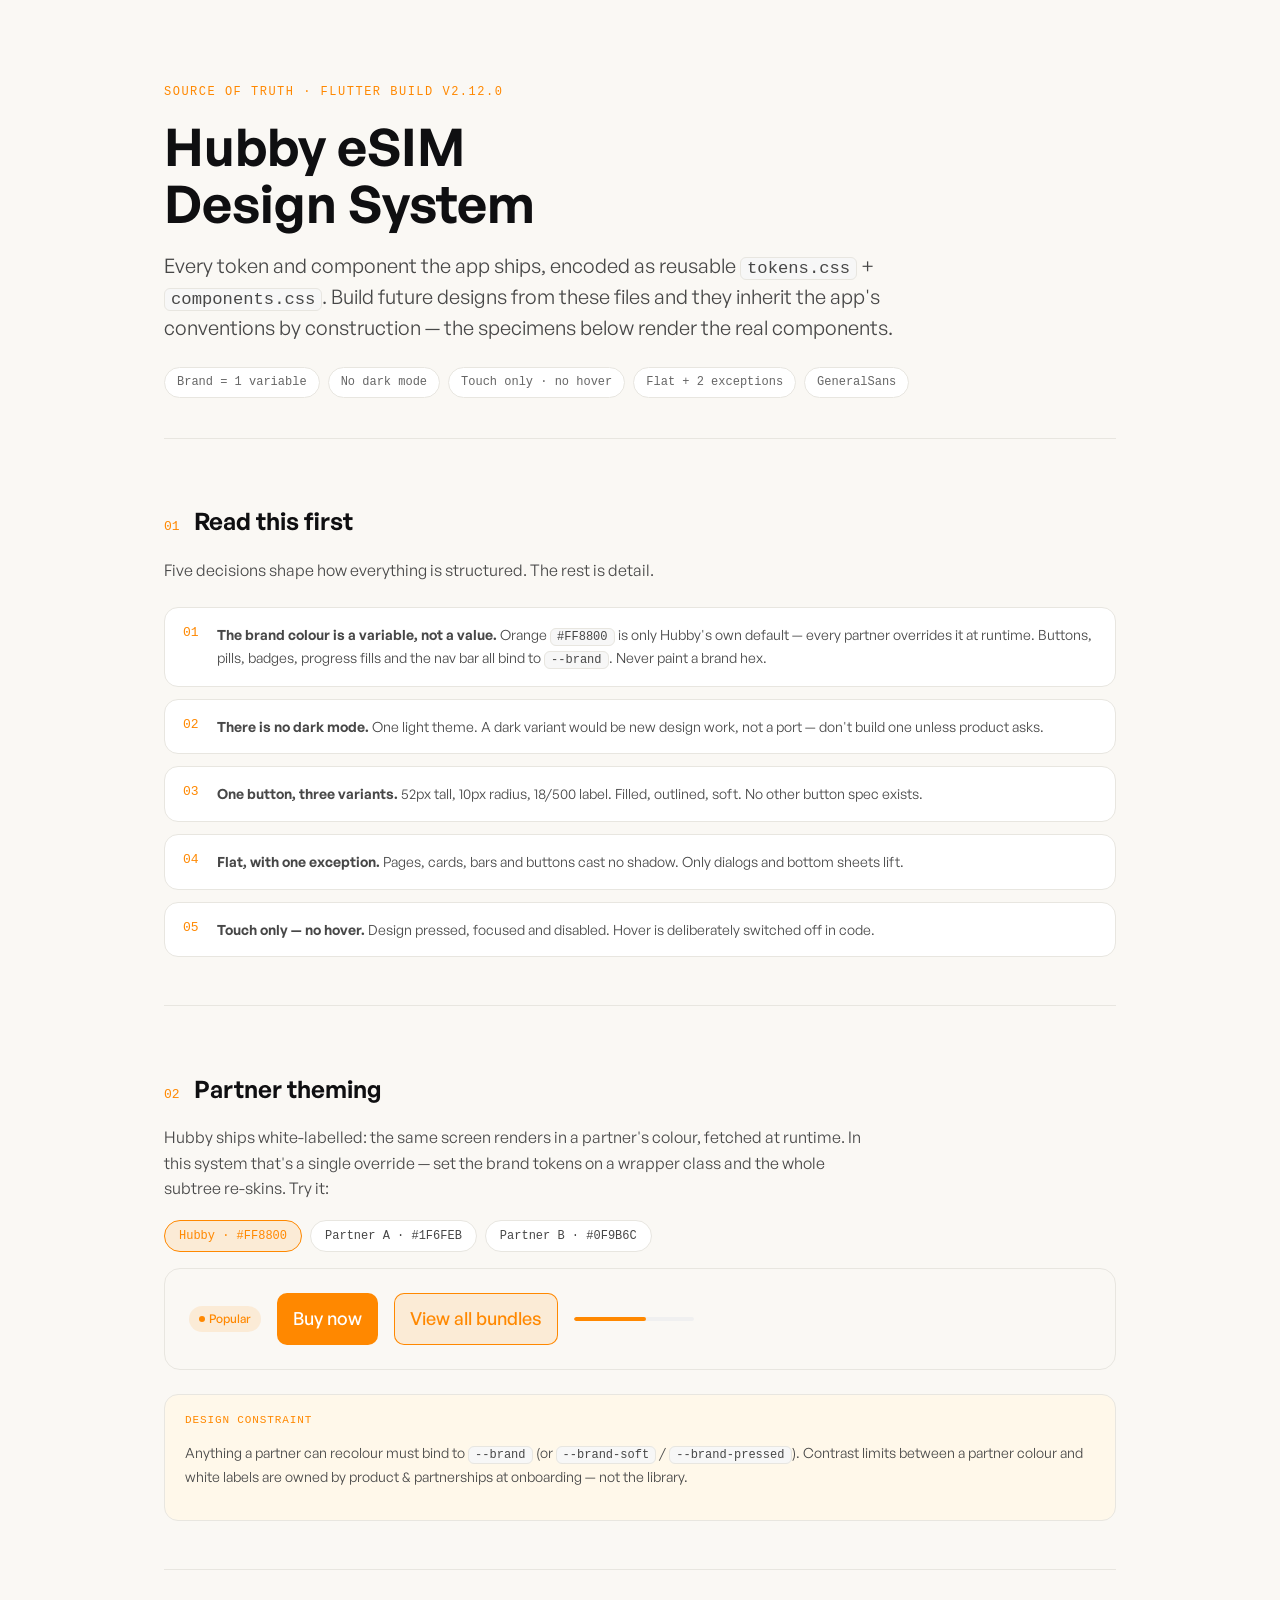
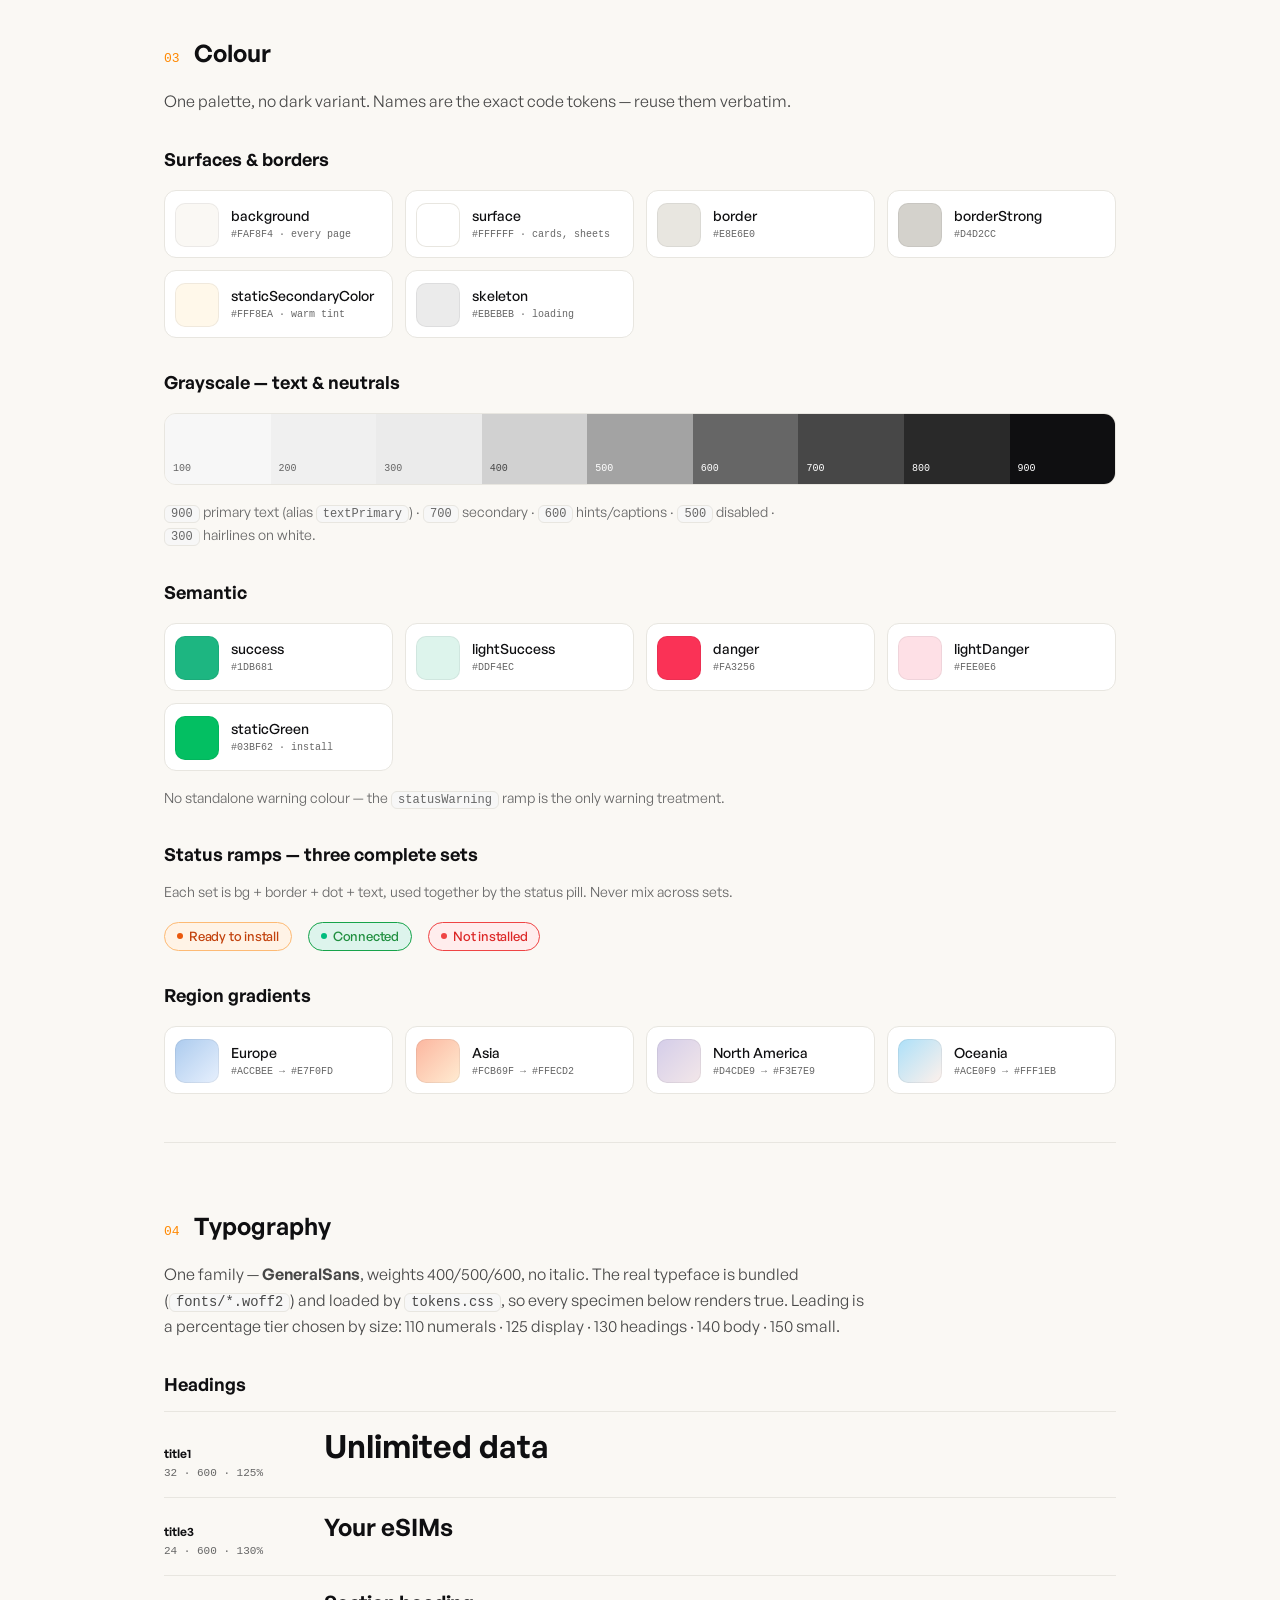
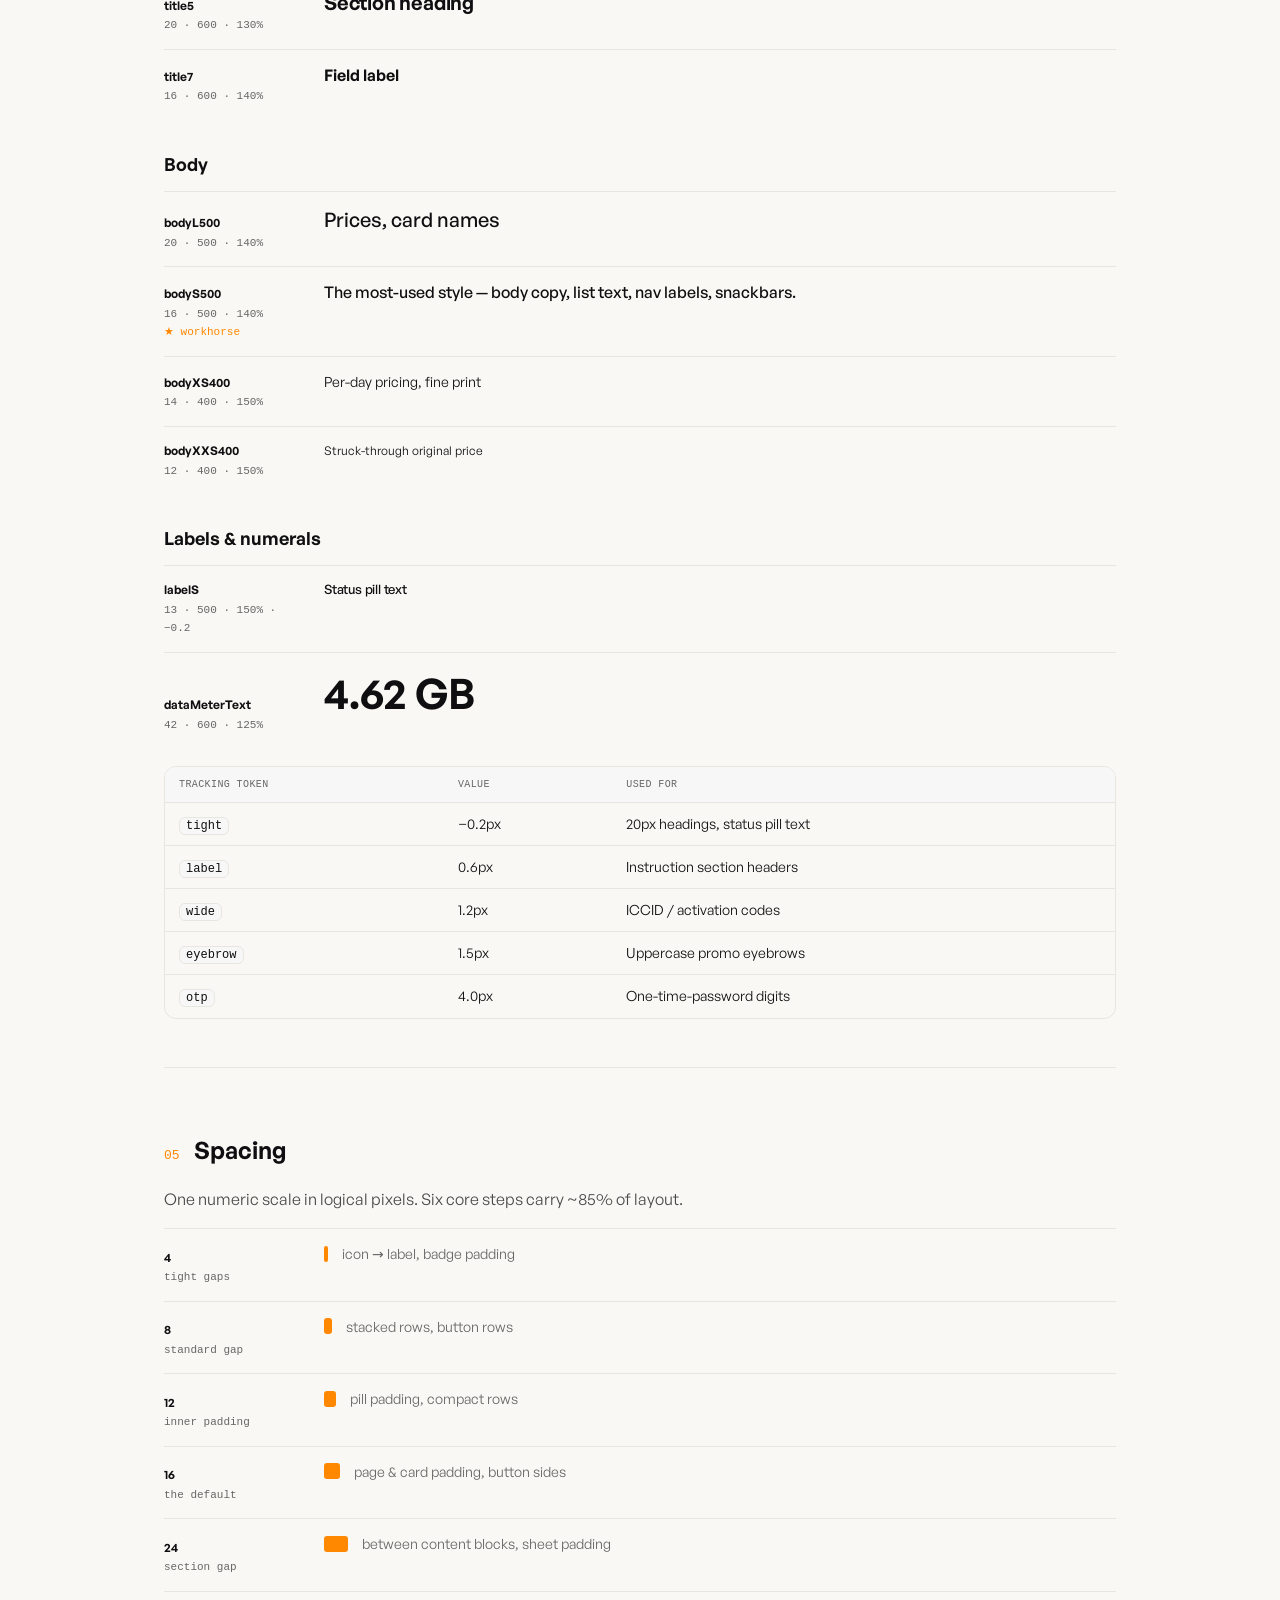
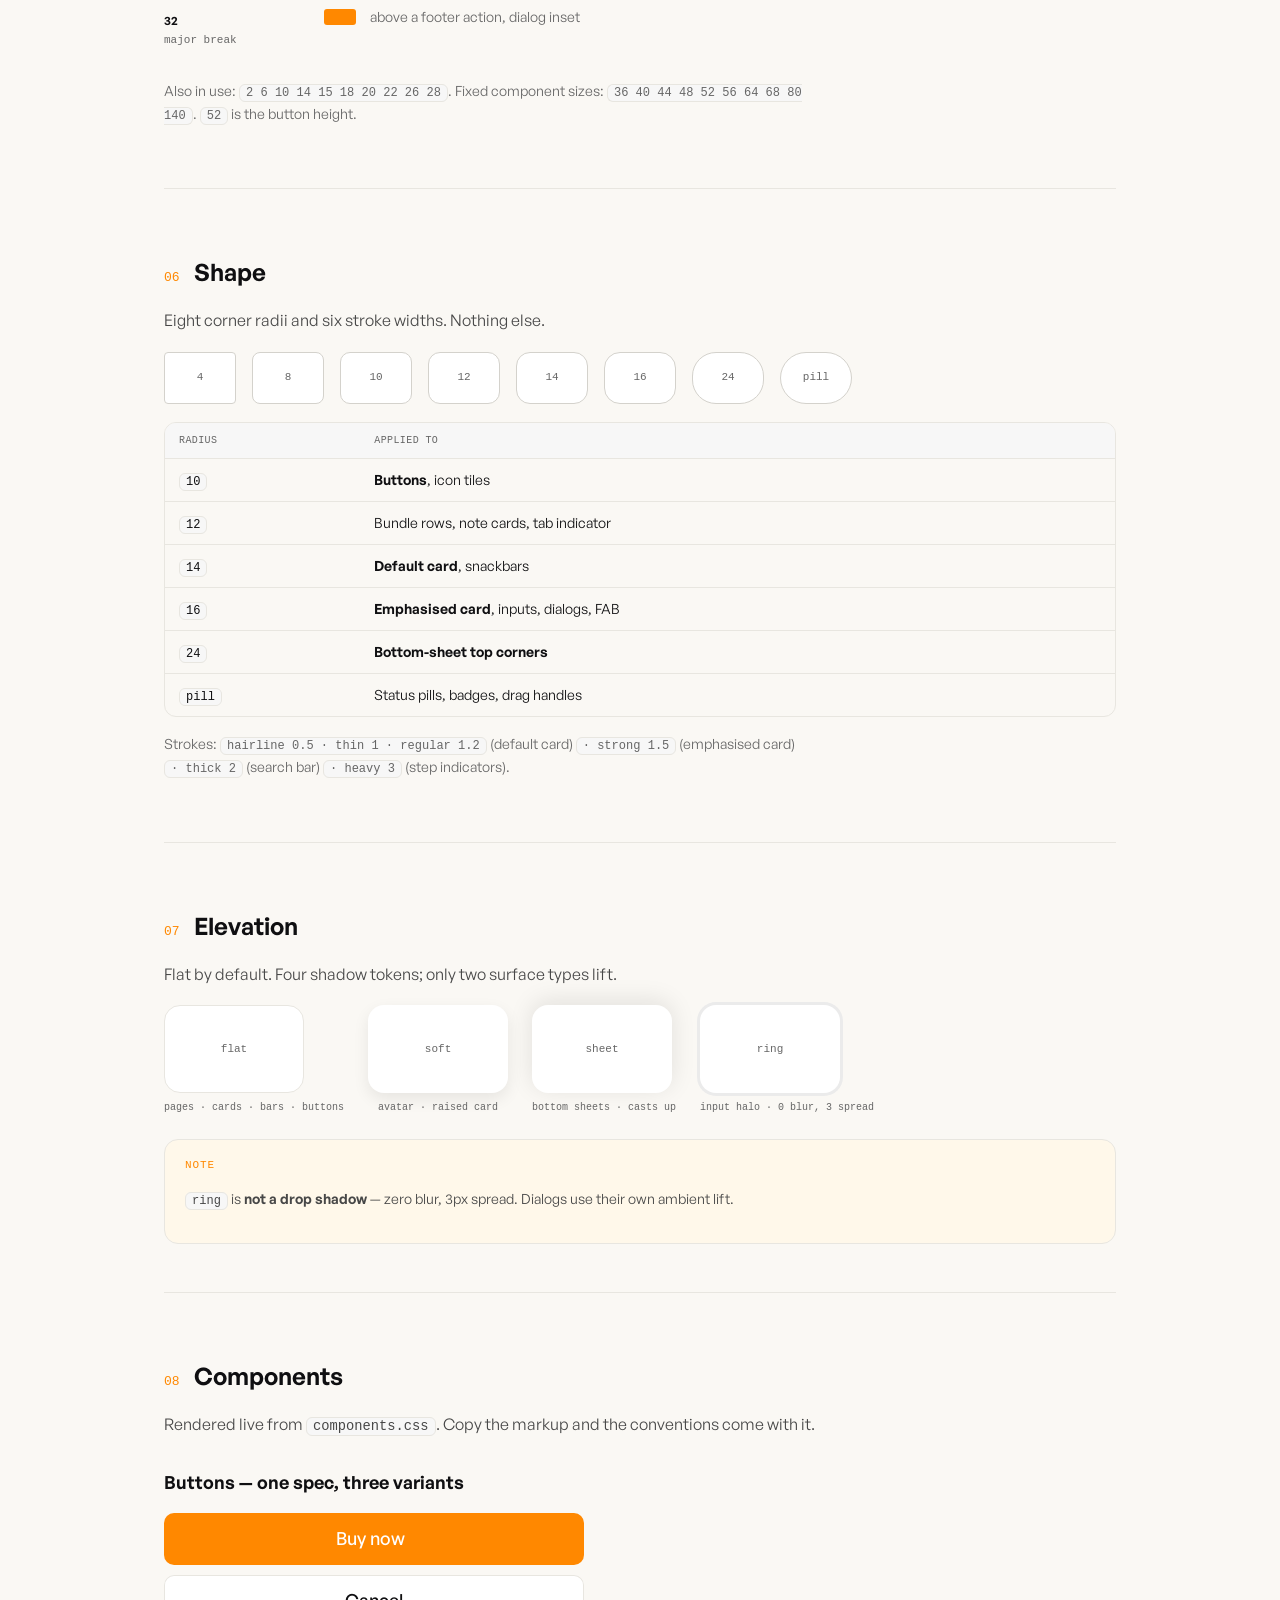
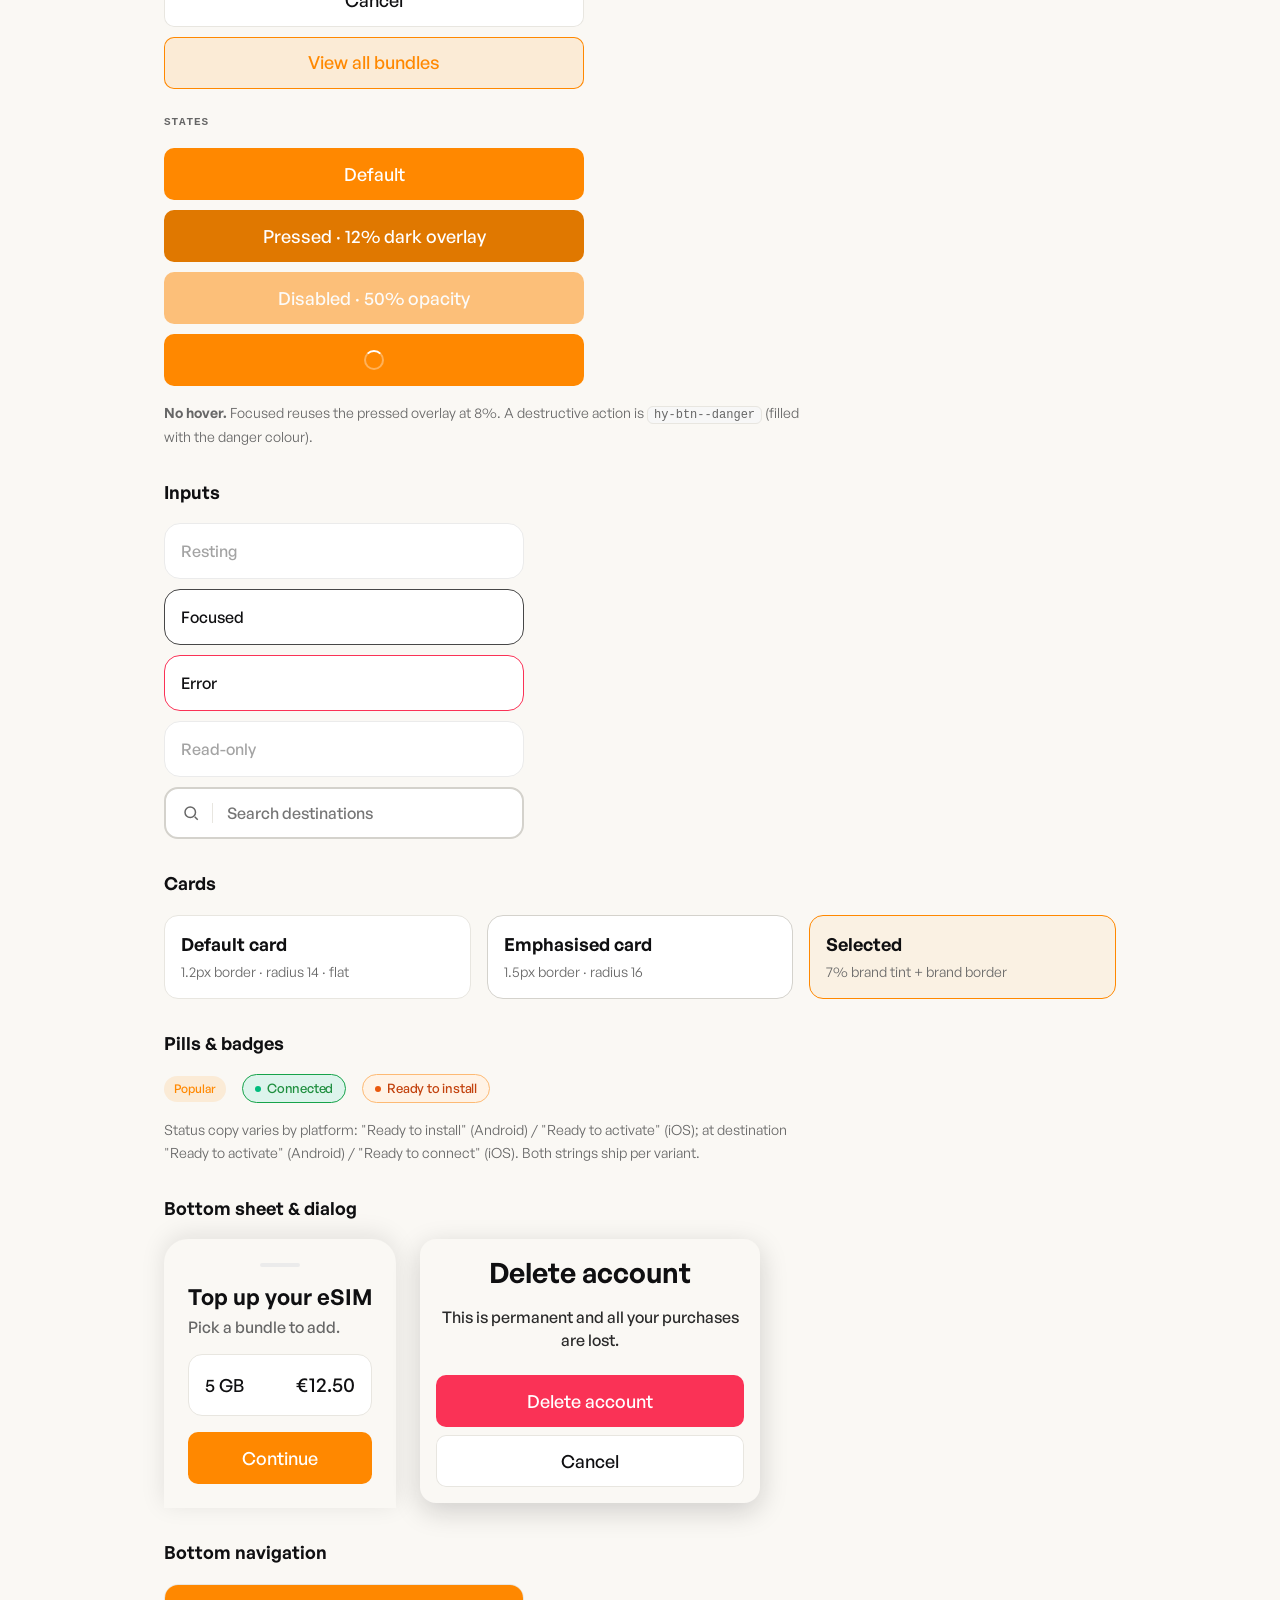
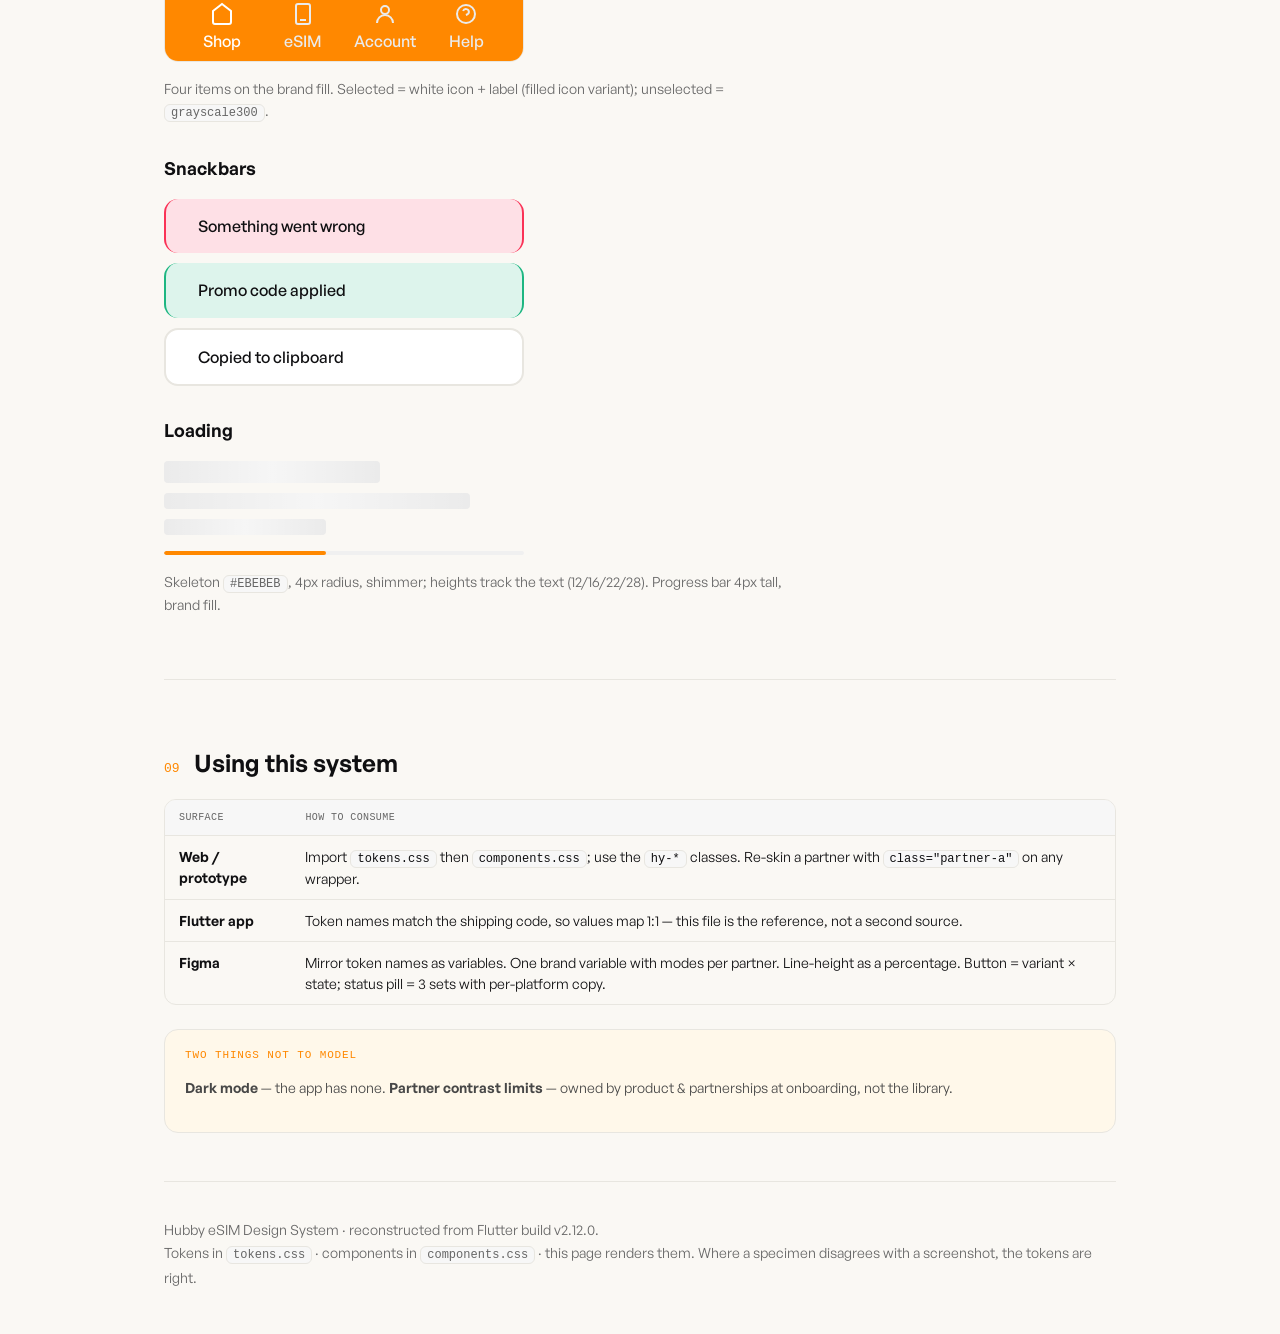
<file: index.html>
<!doctype html>
<html lang="en">
<head>
<meta charset="utf-8">
<meta name="viewport" content="width=device-width, initial-scale=1">
<title>Hubby eSIM — Design System</title>
<meta name="description" content="The Hubby app's living design system — tokens and components future designs build on.">
<link rel="preload" href="fonts/GeneralSans-Semibold.woff2" as="font" type="font/woff2" crossorigin>
<link rel="preload" href="fonts/GeneralSans-Medium.woff2" as="font" type="font/woff2" crossorigin>
<link rel="stylesheet" href="tokens.css">
<link rel="stylesheet" href="components.css">
<style>
  /* Documentation chrome only — the components themselves live in components.css */
  *,*::before,*::after{box-sizing:border-box}
  body{margin:0;background:var(--background);color:var(--textPrimary);font:var(--bodyS500);font-family:var(--font);-webkit-font-smoothing:antialiased}
  .wrap{max-width:1000px;margin:0 auto;padding:0 24px}
  ul{margin:0;padding:0;list-style:none}
  code{font-family:var(--mono);font-size:.86em;background:var(--grayscale100);border:1px solid var(--border);border-radius:6px;padding:1px 6px}

  .mast{padding:72px 0 40px}
  .eyebrow{font-family:var(--mono);font-size:12px;letter-spacing:var(--tracking-eyebrow);text-transform:uppercase;color:var(--brand)}
  .mast h1{font:var(--title1);font-size:clamp(32px,6vw,52px);line-height:1.1;margin:16px 0 0}
  .lede{font:var(--bodyL500);font-weight:400;color:var(--textSecondary);max-width:40em;margin-top:20px;line-height:1.5}
  .facts{display:flex;flex-wrap:wrap;gap:8px;margin-top:24px}
  .facts span{font-family:var(--mono);font-size:12px;color:var(--textHint);border:1px solid var(--border);border-radius:var(--radius-pill);padding:6px 12px;background:var(--surface)}

  section{padding:48px 0;border-top:1px solid var(--border)}
  h2{font:var(--title3);display:flex;align-items:baseline;gap:14px}
  h2 .num{font-family:var(--mono);font-size:13px;font-weight:400;color:var(--brand)}
  h3{font:var(--title6);margin:32px 0 14px}
  h4{font-family:var(--mono);font-size:11px;letter-spacing:.08em;text-transform:uppercase;color:var(--textHint);margin:26px 0 12px}
  .intro{font:var(--bodyS400);color:var(--textSecondary);max-width:44em;margin-top:10px;line-height:1.6}
  .note{font:var(--bodyXS400);color:var(--textHint);margin-top:16px;max-width:46em;line-height:1.6}
  b{font-weight:600}

  .keys{display:grid;gap:12px;margin-top:24px}
  .keys li{display:flex;gap:14px;background:var(--surface);border:1px solid var(--border);border-radius:var(--radius-14);padding:16px 18px}
  .keys .k{font-family:var(--mono);font-size:13px;color:var(--brand);flex:none;width:20px}
  .keys li span:last-child{font:var(--bodyXS400);color:var(--textSecondary);line-height:1.55}

  .call{background:var(--accent-soft);border:1px solid var(--border);border-radius:var(--radius-14);padding:18px 20px;margin-top:24px}
  .call .h{font-family:var(--mono);font-size:11px;letter-spacing:.08em;text-transform:uppercase;color:var(--brand);display:block;margin-bottom:8px}
  .call p{font:var(--bodyXS400);color:var(--textSecondary);line-height:1.6}

  .demo{display:flex;flex-wrap:wrap;gap:16px;align-items:center;margin-top:18px}
  .grid{display:grid;grid-template-columns:repeat(auto-fill,minmax(200px,1fr));gap:12px;margin-top:18px}
  .stack{display:grid;gap:10px;max-width:360px;margin-top:18px}
  .cap{font-family:var(--mono);font-size:10px;color:var(--textHint);margin-top:8px}

  .sw{display:flex;gap:12px;align-items:center;background:var(--surface);border:1px solid var(--border);border-radius:var(--radius-12);padding:10px}
  .sw .chip{width:44px;height:44px;border-radius:var(--radius-10);flex:none;box-shadow:inset 0 0 0 1px rgba(15,15,17,.06)}
  .sw b{display:block;font:var(--bodyXS500)}
  .sw span{display:block;font-family:var(--mono);font-size:10px;color:var(--textHint);margin-top:2px}

  .ramp{display:flex;flex-wrap:wrap;border-radius:var(--radius-12);overflow:hidden;border:1px solid var(--border);margin-top:18px}
  .ramp div{flex:1 1 80px;height:70px;display:flex;align-items:flex-end;padding:8px;font-family:var(--mono);font-size:10px}

  .plate{display:grid;grid-template-columns:140px 1fr;gap:20px;align-items:baseline;padding:14px 0;border-top:1px solid var(--border)}
  .plate .label{font-family:var(--mono);font-size:11px;color:var(--textHint);line-height:1.7}
  .plate .label b{display:block;color:var(--textPrimary);font-family:var(--font);font-size:12px}

  .sp{display:flex;align-items:center;gap:14px}
  .sp .bar{height:16px;background:var(--brand);border-radius:3px;flex:none}
  .sp .n{font:var(--bodyXS400);color:var(--textHint)}
  .rad{width:72px;height:52px;background:var(--surface);border:1.5px solid var(--borderStrong);display:flex;align-items:center;justify-content:center;font-family:var(--mono);font-size:11px;color:var(--textHint)}
  .shbox{width:140px;height:88px;border-radius:var(--radius-16);background:var(--surface);display:flex;align-items:center;justify-content:center;font-family:var(--mono);font-size:11px;color:var(--textHint)}

  .scroll{overflow-x:auto;margin-top:18px;border:1px solid var(--border);border-radius:var(--radius-12)}
  table{border-collapse:collapse;width:100%}
  td,th{padding:10px 14px;text-align:left;font:var(--bodyXS400);border-bottom:1px solid var(--border);vertical-align:top}
  th{font-family:var(--mono);font-size:10px;letter-spacing:.04em;text-transform:uppercase;color:var(--textHint);background:var(--grayscale100)}
  tr:last-child td{border-bottom:none}

  /* partner preview switcher */
  .partnerbar{display:flex;gap:8px;flex-wrap:wrap;margin-top:18px}
  .pbtn{font-family:var(--mono);font-size:12px;padding:8px 14px;border-radius:var(--radius-pill);border:1px solid var(--border);background:var(--surface);cursor:pointer;color:var(--textSecondary)}
  .pbtn.active{border-color:var(--brand);color:var(--brand);background:var(--brand-soft)}
  .previewbox{margin-top:16px;padding:24px;border:1px solid var(--border);border-radius:var(--radius-16);background:var(--background)}

  .phone{max-width:360px}
  footer{border-top:1px solid var(--border);padding:36px 0 72px;color:var(--textHint);font:var(--bodyXS400);line-height:1.7}
</style>
</head>
<body class="hy-page">
<div class="wrap">

<header class="mast">
  <p class="eyebrow">Source of truth · Flutter build v2.12.0</p>
  <h1>Hubby eSIM<br>Design System</h1>
  <p class="lede">Every token and component the app ships, encoded as reusable <code>tokens.css</code> + <code>components.css</code>. Build future designs from these files and they inherit the app's conventions by construction — the specimens below render the real components.</p>
  <div class="facts">
    <span>Brand = 1 variable</span><span>No dark mode</span><span>Touch only · no hover</span><span>Flat + 2 exceptions</span><span>GeneralSans</span>
  </div>
</header>

<!-- 01 -->
<section id="start">
  <h2><span class="num">01</span> Read this first</h2>
  <p class="intro">Five decisions shape how everything is structured. The rest is detail.</p>
  <ul class="keys">
    <li><span class="k">01</span><span><b>The brand colour is a variable, not a value.</b> Orange <code>#FF8800</code> is only Hubby's own default — every partner overrides it at runtime. Buttons, pills, badges, progress fills and the nav bar all bind to <code>--brand</code>. Never paint a brand hex.</span></li>
    <li><span class="k">02</span><span><b>There is no dark mode.</b> One light theme. A dark variant would be new design work, not a port — don't build one unless product asks.</span></li>
    <li><span class="k">03</span><span><b>One button, three variants.</b> 52px tall, 10px radius, 18/500 label. Filled, outlined, soft. No other button spec exists.</span></li>
    <li><span class="k">04</span><span><b>Flat, with one exception.</b> Pages, cards, bars and buttons cast no shadow. Only dialogs and bottom sheets lift.</span></li>
    <li><span class="k">05</span><span><b>Touch only — no hover.</b> Design pressed, focused and disabled. Hover is deliberately switched off in code.</span></li>
  </ul>
</section>

<!-- 02 -->
<section id="partner">
  <h2><span class="num">02</span> Partner theming</h2>
  <p class="intro">Hubby ships white-labelled: the same screen renders in a partner's colour, fetched at runtime. In this system that's a single override — set the brand tokens on a wrapper class and the whole subtree re-skins. Try it:</p>
  <div class="partnerbar" id="partnerbar">
    <button class="pbtn active" data-cls="">Hubby · #FF8800</button>
    <button class="pbtn" data-cls="partner-a">Partner A · #1F6FEB</button>
    <button class="pbtn" data-cls="partner-b">Partner B · #0F9B6C</button>
  </div>
  <div class="previewbox" id="preview">
    <div class="demo" style="margin-top:0">
      <span class="hy-badge"><span style="width:6px;height:6px;border-radius:50%;background:var(--brand);display:block"></span>Popular</span>
      <button class="hy-btn hy-btn--filled hy-btn--wrap">Buy now</button>
      <button class="hy-btn hy-btn--soft hy-btn--wrap">View all bundles</button>
      <div class="hy-progress" style="width:120px"><div class="hy-progress__fill" style="width:60%"></div></div>
    </div>
  </div>
  <div class="call">
    <span class="h">Design constraint</span>
    <p>Anything a partner can recolour must bind to <code>--brand</code> (or <code>--brand-soft</code> / <code>--brand-pressed</code>). Contrast limits between a partner colour and white labels are owned by product &amp; partnerships at onboarding — not the library.</p>
  </div>
</section>

<!-- 03 -->
<section id="colour">
  <h2><span class="num">03</span> Colour</h2>
  <p class="intro">One palette, no dark variant. Names are the exact code tokens — reuse them verbatim.</p>

  <h3>Surfaces &amp; borders</h3>
  <div class="grid">
    <div class="sw"><span class="chip" style="background:var(--background)"></span><div><b>background</b><span>#FAF8F4 · every page</span></div></div>
    <div class="sw"><span class="chip" style="background:var(--surface);box-shadow:inset 0 0 0 1px var(--border)"></span><div><b>surface</b><span>#FFFFFF · cards, sheets</span></div></div>
    <div class="sw"><span class="chip" style="background:var(--border)"></span><div><b>border</b><span>#E8E6E0</span></div></div>
    <div class="sw"><span class="chip" style="background:var(--borderStrong)"></span><div><b>borderStrong</b><span>#D4D2CC</span></div></div>
    <div class="sw"><span class="chip" style="background:var(--staticSecondaryColor)"></span><div><b>staticSecondaryColor</b><span>#FFF8EA · warm tint</span></div></div>
    <div class="sw"><span class="chip" style="background:var(--skeleton)"></span><div><b>skeleton</b><span>#EBEBEB · loading</span></div></div>
  </div>

  <h3>Grayscale — text &amp; neutrals</h3>
  <div class="ramp">
    <div style="background:var(--grayscale100);color:#666">100</div>
    <div style="background:var(--grayscale200);color:#666">200</div>
    <div style="background:var(--grayscale300);color:#666">300</div>
    <div style="background:var(--grayscale400);color:#474747">400</div>
    <div style="background:var(--grayscale500);color:#fff">500</div>
    <div style="background:var(--grayscale600);color:#fff">600</div>
    <div style="background:var(--grayscale700);color:#fff">700</div>
    <div style="background:var(--grayscale800);color:#fff">800</div>
    <div style="background:var(--grayscale900);color:#fff">900</div>
  </div>
  <p class="note"><code>900</code> primary text (alias <code>textPrimary</code>) · <code>700</code> secondary · <code>600</code> hints/captions · <code>500</code> disabled · <code>300</code> hairlines on white.</p>

  <h3>Semantic</h3>
  <div class="grid">
    <div class="sw"><span class="chip" style="background:var(--success)"></span><div><b>success</b><span>#1DB681</span></div></div>
    <div class="sw"><span class="chip" style="background:var(--lightSuccess)"></span><div><b>lightSuccess</b><span>#DDF4EC</span></div></div>
    <div class="sw"><span class="chip" style="background:var(--danger)"></span><div><b>danger</b><span>#FA3256</span></div></div>
    <div class="sw"><span class="chip" style="background:var(--lightDanger)"></span><div><b>lightDanger</b><span>#FEE0E6</span></div></div>
    <div class="sw"><span class="chip" style="background:var(--staticGreen)"></span><div><b>staticGreen</b><span>#03BF62 · install</span></div></div>
  </div>
  <p class="note">No standalone warning colour — the <code>statusWarning</code> ramp is the only warning treatment.</p>

  <h3>Status ramps — three complete sets</h3>
  <p class="note" style="margin-top:6px">Each set is bg + border + dot + text, used together by the status pill. Never mix across sets.</p>
  <div class="demo">
    <span class="hy-status hy-status--warning"><span class="hy-status__dot"></span>Ready to install</span>
    <span class="hy-status hy-status--success"><span class="hy-status__dot"></span>Connected</span>
    <span class="hy-status hy-status--danger"><span class="hy-status__dot"></span>Not installed</span>
  </div>

  <h3>Region gradients</h3>
  <div class="grid">
    <div class="sw"><span class="chip" style="background:var(--gradEurope)"></span><div><b>Europe</b><span>#ACCBEE → #E7F0FD</span></div></div>
    <div class="sw"><span class="chip" style="background:var(--gradAsia)"></span><div><b>Asia</b><span>#FCB69F → #FFECD2</span></div></div>
    <div class="sw"><span class="chip" style="background:var(--gradNorthAmerica)"></span><div><b>North America</b><span>#D4CDE9 → #F3E7E9</span></div></div>
    <div class="sw"><span class="chip" style="background:var(--gradOceania)"></span><div><b>Oceania</b><span>#ACE0F9 → #FFF1EB</span></div></div>
  </div>
</section>

<!-- 04 -->
<section id="type">
  <h2><span class="num">04</span> Typography</h2>
  <p class="intro">One family — <b>GeneralSans</b>, weights 400/500/600, no italic. The real typeface is bundled (<code>fonts/*.woff2</code>) and loaded by <code>tokens.css</code>, so every specimen below renders true. Leading is a percentage tier chosen by size: 110 numerals · 125 display · 130 headings · 140 body · 150 small.</p>

  <h3>Headings</h3>
  <div class="plate"><span class="label"><b>title1</b>32 · 600 · 125%</span><span style="font:var(--title1)">Unlimited data</span></div>
  <div class="plate"><span class="label"><b>title3</b>24 · 600 · 130%</span><span style="font:var(--title3)">Your eSIMs</span></div>
  <div class="plate"><span class="label"><b>title5</b>20 · 600 · 130%</span><span style="font:var(--title5);letter-spacing:var(--tracking-tight)">Section heading</span></div>
  <div class="plate"><span class="label"><b>title7</b>16 · 600 · 140%</span><span style="font:var(--title7)">Field label</span></div>

  <h3>Body</h3>
  <div class="plate"><span class="label"><b>bodyL500</b>20 · 500 · 140%</span><span style="font:var(--bodyL500)">Prices, card names</span></div>
  <div class="plate"><span class="label"><b>bodyS500</b>16 · 500 · 140%<br><span style="color:var(--brand)">★ workhorse</span></span><span style="font:var(--bodyS500)">The most-used style — body copy, list text, nav labels, snackbars.</span></div>
  <div class="plate"><span class="label"><b>bodyXS400</b>14 · 400 · 150%</span><span style="font:var(--bodyXS400)">Per-day pricing, fine print</span></div>
  <div class="plate"><span class="label"><b>bodyXXS400</b>12 · 400 · 150%</span><span style="font:var(--bodyXXS400)">Struck-through original price</span></div>

  <h3>Labels &amp; numerals</h3>
  <div class="plate"><span class="label"><b>labelS</b>13 · 500 · 150% · −0.2</span><span style="font:var(--labelS);letter-spacing:var(--tracking-tight)">Status pill text</span></div>
  <div class="plate"><span class="label"><b>dataMeterText</b>42 · 600 · 125%</span><span style="font:var(--dataMeterText)">4.62 GB</span></div>

  <div class="scroll">
    <table>
      <tr><th>Tracking token</th><th>Value</th><th>Used for</th></tr>
      <tr><td><code>tight</code></td><td>−0.2px</td><td>20px headings, status pill text</td></tr>
      <tr><td><code>label</code></td><td>0.6px</td><td>Instruction section headers</td></tr>
      <tr><td><code>wide</code></td><td>1.2px</td><td>ICCID / activation codes</td></tr>
      <tr><td><code>eyebrow</code></td><td>1.5px</td><td>Uppercase promo eyebrows</td></tr>
      <tr><td><code>otp</code></td><td>4.0px</td><td>One-time-password digits</td></tr>
    </table>
  </div>
</section>

<!-- 05 -->
<section id="space">
  <h2><span class="num">05</span> Spacing</h2>
  <p class="intro">One numeric scale in logical pixels. Six core steps carry ~85% of layout.</p>
  <div class="plate"><span class="label"><b>4</b>tight gaps</span><div class="sp"><span class="bar" style="width:4px"></span><span class="n">icon → label, badge padding</span></div></div>
  <div class="plate"><span class="label"><b>8</b>standard gap</span><div class="sp"><span class="bar" style="width:8px"></span><span class="n">stacked rows, button rows</span></div></div>
  <div class="plate"><span class="label"><b>12</b>inner padding</span><div class="sp"><span class="bar" style="width:12px"></span><span class="n">pill padding, compact rows</span></div></div>
  <div class="plate"><span class="label"><b>16</b>the default</span><div class="sp"><span class="bar" style="width:16px"></span><span class="n">page &amp; card padding, button sides</span></div></div>
  <div class="plate"><span class="label"><b>24</b>section gap</span><div class="sp"><span class="bar" style="width:24px"></span><span class="n">between content blocks, sheet padding</span></div></div>
  <div class="plate"><span class="label"><b>32</b>major break</span><div class="sp"><span class="bar" style="width:32px"></span><span class="n">above a footer action, dialog inset</span></div></div>
  <p class="note">Also in use: <code>2 6 10 14 15 18 20 22 26 28</code>. Fixed component sizes: <code>36 40 44 48 52 56 64 68 80 140</code>. <code>52</code> is the button height.</p>
</section>

<!-- 06 -->
<section id="shape">
  <h2><span class="num">06</span> Shape</h2>
  <p class="intro">Eight corner radii and six stroke widths. Nothing else.</p>
  <div class="demo">
    <div class="rad" style="border-radius:4px">4</div>
    <div class="rad" style="border-radius:8px">8</div>
    <div class="rad" style="border-radius:10px">10</div>
    <div class="rad" style="border-radius:12px">12</div>
    <div class="rad" style="border-radius:14px">14</div>
    <div class="rad" style="border-radius:16px">16</div>
    <div class="rad" style="border-radius:24px">24</div>
    <div class="rad" style="border-radius:999px">pill</div>
  </div>
  <div class="scroll">
    <table>
      <tr><th>Radius</th><th>Applied to</th></tr>
      <tr><td><code>10</code></td><td><b>Buttons</b>, icon tiles</td></tr>
      <tr><td><code>12</code></td><td>Bundle rows, note cards, tab indicator</td></tr>
      <tr><td><code>14</code></td><td><b>Default card</b>, snackbars</td></tr>
      <tr><td><code>16</code></td><td><b>Emphasised card</b>, inputs, dialogs, FAB</td></tr>
      <tr><td><code>24</code></td><td><b>Bottom-sheet top corners</b></td></tr>
      <tr><td><code>pill</code></td><td>Status pills, badges, drag handles</td></tr>
    </table>
  </div>
  <p class="note">Strokes: <code>hairline 0.5 · thin 1 · regular 1.2</code> (default card) <code>· strong 1.5</code> (emphasised card) <code>· thick 2</code> (search bar) <code>· heavy 3</code> (step indicators).</p>
</section>

<!-- 07 -->
<section id="elevation">
  <h2><span class="num">07</span> Elevation</h2>
  <p class="intro">Flat by default. Four shadow tokens; only two surface types lift.</p>
  <div class="demo" style="gap:24px">
    <div style="text-align:center"><div class="shbox" style="border:1px solid var(--border)">flat</div><div class="cap">pages · cards · bars · buttons</div></div>
    <div style="text-align:center"><div class="shbox" style="box-shadow:var(--shadow-soft)">soft</div><div class="cap">avatar · raised card</div></div>
    <div style="text-align:center"><div class="shbox" style="box-shadow:var(--shadow-sheet)">sheet</div><div class="cap">bottom sheets · casts up</div></div>
    <div style="text-align:center"><div class="shbox" style="box-shadow:var(--ring)">ring</div><div class="cap">input halo · 0 blur, 3 spread</div></div>
  </div>
  <div class="call"><span class="h">Note</span><p><code>ring</code> is <b>not a drop shadow</b> — zero blur, 3px spread. Dialogs use their own ambient lift.</p></div>
</section>

<!-- 08 -->
<section id="components">
  <h2><span class="num">08</span> Components</h2>
  <p class="intro">Rendered live from <code>components.css</code>. Copy the markup and the conventions come with it.</p>

  <h3>Buttons — one spec, three variants</h3>
  <div class="stack" style="max-width:420px">
    <button class="hy-btn hy-btn--filled">Buy now <span class="cap" style="color:inherit;font-family:inherit;margin:0;opacity:.7"></span></button>
    <button class="hy-btn hy-btn--outlined">Cancel</button>
    <button class="hy-btn hy-btn--soft">View all bundles</button>
  </div>
  <h4>States</h4>
  <div class="stack" style="max-width:420px">
    <button class="hy-btn hy-btn--filled">Default</button>
    <button class="hy-btn hy-btn--filled is-pressed">Pressed · 12% dark overlay</button>
    <button class="hy-btn hy-btn--filled is-disabled" disabled>Disabled · 50% opacity</button>
    <button class="hy-btn hy-btn--filled"><span class="hy-btn__spinner"></span></button>
  </div>
  <p class="note"><b>No hover.</b> Focused reuses the pressed overlay at 8%. A destructive action is <code>hy-btn--danger</code> (filled with the danger colour).</p>

  <h3>Inputs</h3>
  <div class="stack">
    <input class="hy-input" placeholder="Resting">
    <input class="hy-input" value="Focused" style="border-color:var(--grayscale700)">
    <input class="hy-input is-error" value="Error">
    <input class="hy-input" value="Read-only" readonly>
  </div>
  <div class="hy-search" style="max-width:360px;margin-top:10px">
    <svg width="18" height="18" viewBox="0 0 24 24" fill="none" stroke="var(--textHint)" stroke-width="2"><circle cx="11" cy="11" r="7"/><path d="M21 21l-4-4"/></svg>
    <span class="hy-search__divider"></span>
    <input placeholder="Search destinations">
  </div>

  <h3>Cards</h3>
  <div class="demo" style="align-items:stretch">
    <div class="hy-card" style="flex:1;min-width:200px"><b style="font:var(--title6)">Default card</b><div style="font:var(--bodyXS400);color:var(--textHint);margin-top:4px">1.2px border · radius 14 · flat</div></div>
    <div class="hy-card hy-card--emphasised" style="flex:1;min-width:200px"><b style="font:var(--title6)">Emphasised card</b><div style="font:var(--bodyXS400);color:var(--textHint);margin-top:4px">1.5px border · radius 16</div></div>
    <div class="hy-card is-selected" style="flex:1;min-width:200px"><b style="font:var(--title6)">Selected</b><div style="font:var(--bodyXS400);color:var(--textHint);margin-top:4px">7% brand tint + brand border</div></div>
  </div>

  <h3>Pills &amp; badges</h3>
  <div class="demo">
    <span class="hy-badge">Popular</span>
    <span class="hy-status hy-status--success"><span class="hy-status__dot"></span>Connected</span>
    <span class="hy-status hy-status--warning"><span class="hy-status__dot"></span>Ready to install</span>
  </div>
  <p class="note">Status copy varies by platform: "Ready to install" (Android) / "Ready to activate" (iOS); at destination "Ready to activate" (Android) / "Ready to connect" (iOS). Both strings ship per variant.</p>

  <h3>Bottom sheet &amp; dialog</h3>
  <div class="demo" style="align-items:flex-start;gap:24px">
    <div class="hy-sheet phone">
      <div class="hy-sheet__handle"></div>
      <div style="font:var(--title4)">Top up your eSIM</div>
      <div style="font:var(--bodyS500);color:var(--textHint);margin-top:4px">Pick a bundle to add.</div>
      <div class="hy-card" style="margin-top:16px;display:flex;justify-content:space-between;align-items:center"><b style="font:var(--bodyM500)">5 GB</b><span style="font:var(--bodyL500)">€12.50</span></div>
      <button class="hy-btn hy-btn--filled" style="margin-top:16px">Continue</button>
    </div>
    <div class="hy-dialog">
      <div class="hy-dialog__title">Delete account</div>
      <div class="hy-dialog__body">This is permanent and all your purchases are lost.</div>
      <div class="hy-dialog__actions">
        <button class="hy-btn hy-btn--danger">Delete account</button>
        <button class="hy-btn hy-btn--outlined">Cancel</button>
      </div>
    </div>
  </div>

  <h3>Bottom navigation</h3>
  <div class="phone" style="border-radius:14px;overflow:hidden;border:1px solid var(--border);margin-top:18px">
    <div class="hy-nav">
      <button class="hy-nav__item is-active"><svg width="24" height="24" viewBox="0 0 24 24" fill="none" stroke="currentColor" stroke-width="2"><path d="M3 9l9-7 9 7v11a2 2 0 0 1-2 2H5a2 2 0 0 1-2-2z"/></svg>Shop</button>
      <button class="hy-nav__item"><svg width="24" height="24" viewBox="0 0 24 24" fill="none" stroke="currentColor" stroke-width="2"><rect x="5" y="2" width="14" height="20" rx="2"/><path d="M9 18h6"/></svg>eSIM</button>
      <button class="hy-nav__item"><svg width="24" height="24" viewBox="0 0 24 24" fill="none" stroke="currentColor" stroke-width="2"><circle cx="12" cy="8" r="4"/><path d="M4 21a8 8 0 0 1 16 0"/></svg>Account</button>
      <button class="hy-nav__item"><svg width="24" height="24" viewBox="0 0 24 24" fill="none" stroke="currentColor" stroke-width="2"><circle cx="12" cy="12" r="9"/><path d="M9.1 9a3 3 0 0 1 5.8 1c0 2-3 3-3 3"/></svg>Help</button>
    </div>
  </div>
  <p class="note">Four items on the brand fill. Selected = white icon + label (filled icon variant); unselected = <code>grayscale300</code>.</p>

  <h3>Snackbars</h3>
  <div class="stack">
    <div class="hy-snackbar hy-snackbar--error">Something went wrong</div>
    <div class="hy-snackbar hy-snackbar--success">Promo code applied</div>
    <div class="hy-snackbar hy-snackbar--neutral">Copied to clipboard</div>
  </div>

  <h3>Loading</h3>
  <div class="stack">
    <div class="hy-skeleton" style="height:22px;width:60%"></div>
    <div class="hy-skeleton" style="height:16px;width:85%"></div>
    <div class="hy-skeleton" style="height:16px;width:45%"></div>
    <div class="hy-progress" style="margin-top:6px"><div class="hy-progress__fill" style="width:45%"></div></div>
  </div>
  <p class="note">Skeleton <code>#EBEBEB</code>, 4px radius, shimmer; heights track the text (12/16/22/28). Progress bar 4px tall, brand fill.</p>
</section>

<!-- 09 -->
<section id="figma">
  <h2><span class="num">09</span> Using this system</h2>
  <div class="scroll">
    <table>
      <tr><th>Surface</th><th>How to consume</th></tr>
      <tr><td><b>Web / prototype</b></td><td>Import <code>tokens.css</code> then <code>components.css</code>; use the <code>hy-*</code> classes. Re-skin a partner with <code>class="partner-a"</code> on any wrapper.</td></tr>
      <tr><td><b>Flutter app</b></td><td>Token names match the shipping code, so values map 1:1 — this file is the reference, not a second source.</td></tr>
      <tr><td><b>Figma</b></td><td>Mirror token names as variables. One brand variable with modes per partner. Line-height as a percentage. Button = variant × state; status pill = 3 sets with per-platform copy.</td></tr>
    </table>
  </div>
  <div class="call">
    <span class="h">Two things not to model</span>
    <p><b>Dark mode</b> — the app has none. <b>Partner contrast limits</b> — owned by product &amp; partnerships at onboarding, not the library.</p>
  </div>
</section>

<footer>
  Hubby eSIM Design System · reconstructed from Flutter build v2.12.0.<br>
  Tokens in <code>tokens.css</code> · components in <code>components.css</code> · this page renders them. Where a specimen disagrees with a screenshot, the tokens are right.
</footer>

</div>

<script>
  // Partner preview switcher — swaps the wrapper class so --brand cascades.
  (function(){
    var bar=document.getElementById('partnerbar'), box=document.getElementById('preview');
    bar.addEventListener('click',function(e){
      var b=e.target.closest('.pbtn'); if(!b) return;
      bar.querySelectorAll('.pbtn').forEach(function(x){x.classList.remove('active')});
      b.classList.add('active');
      box.className='previewbox'+(b.dataset.cls?' '+b.dataset.cls:'');
    });
  })();
</script>
</body>
</html>
</file>
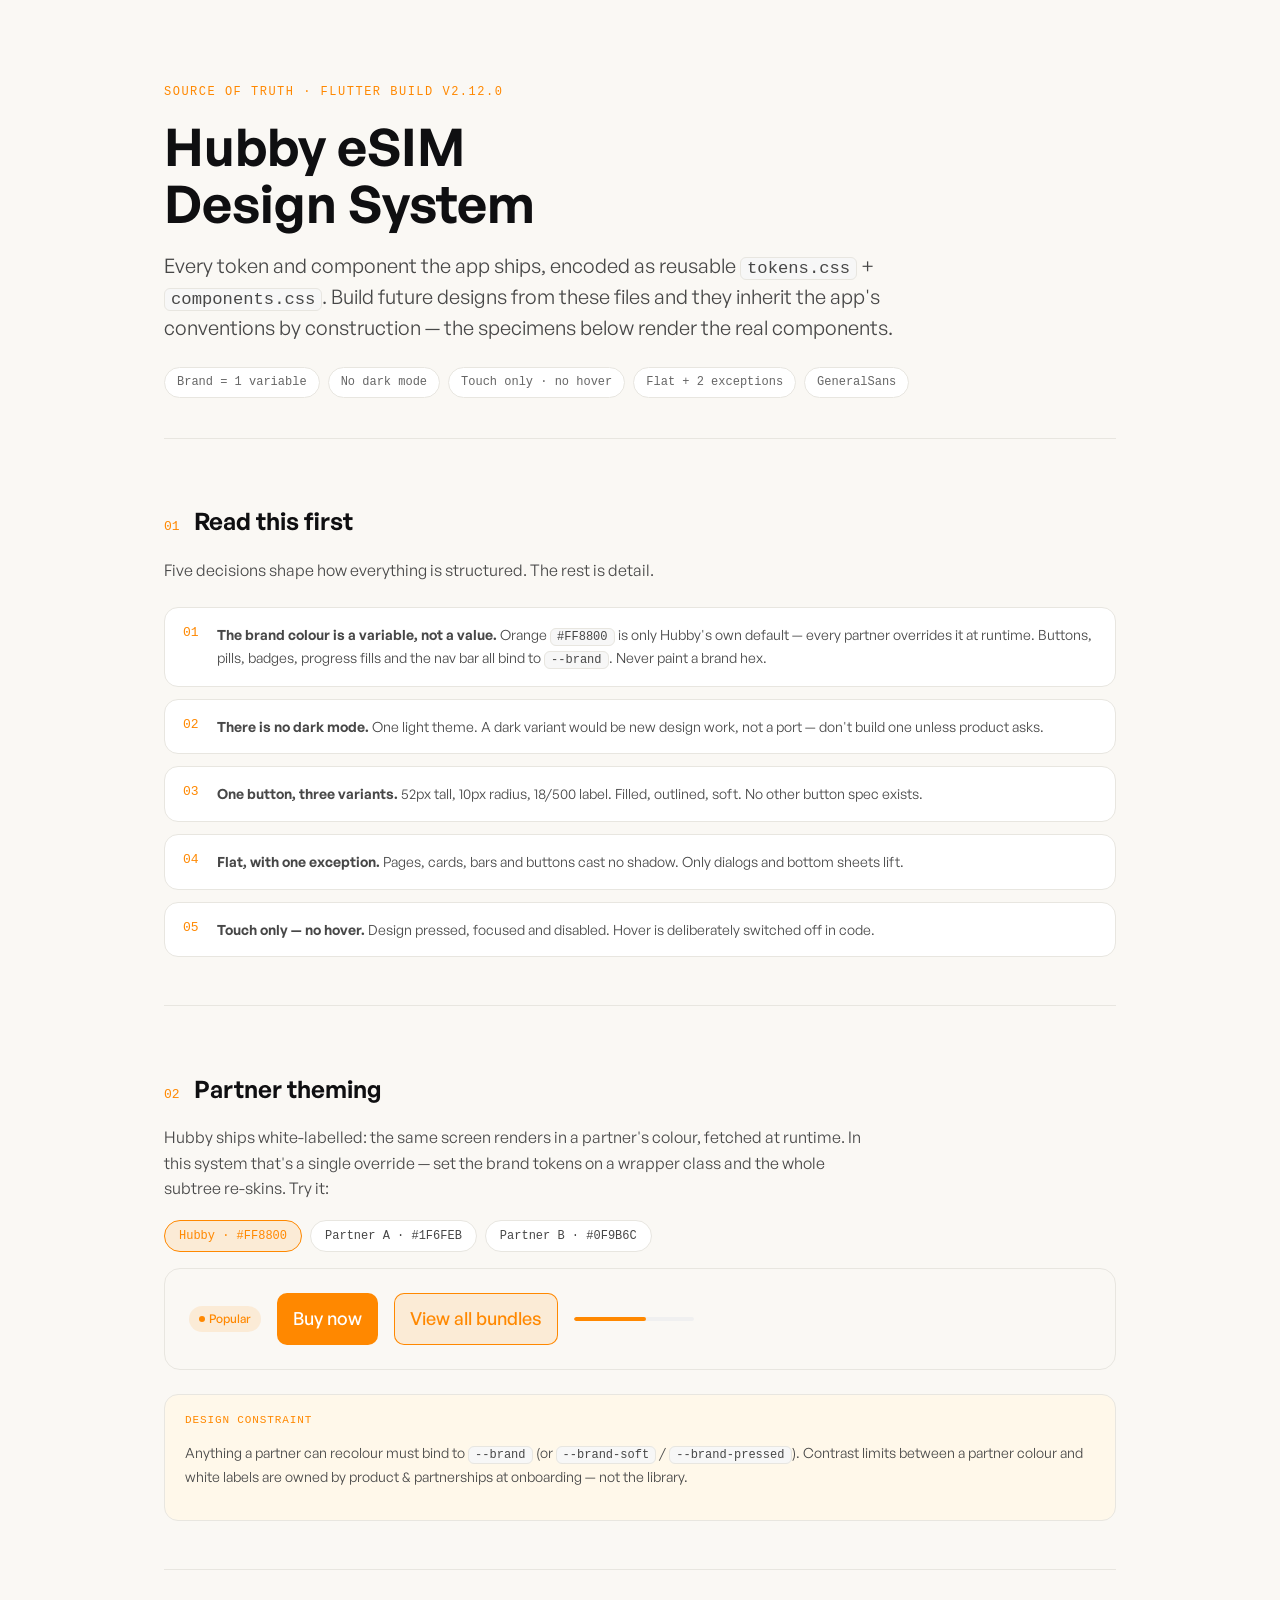
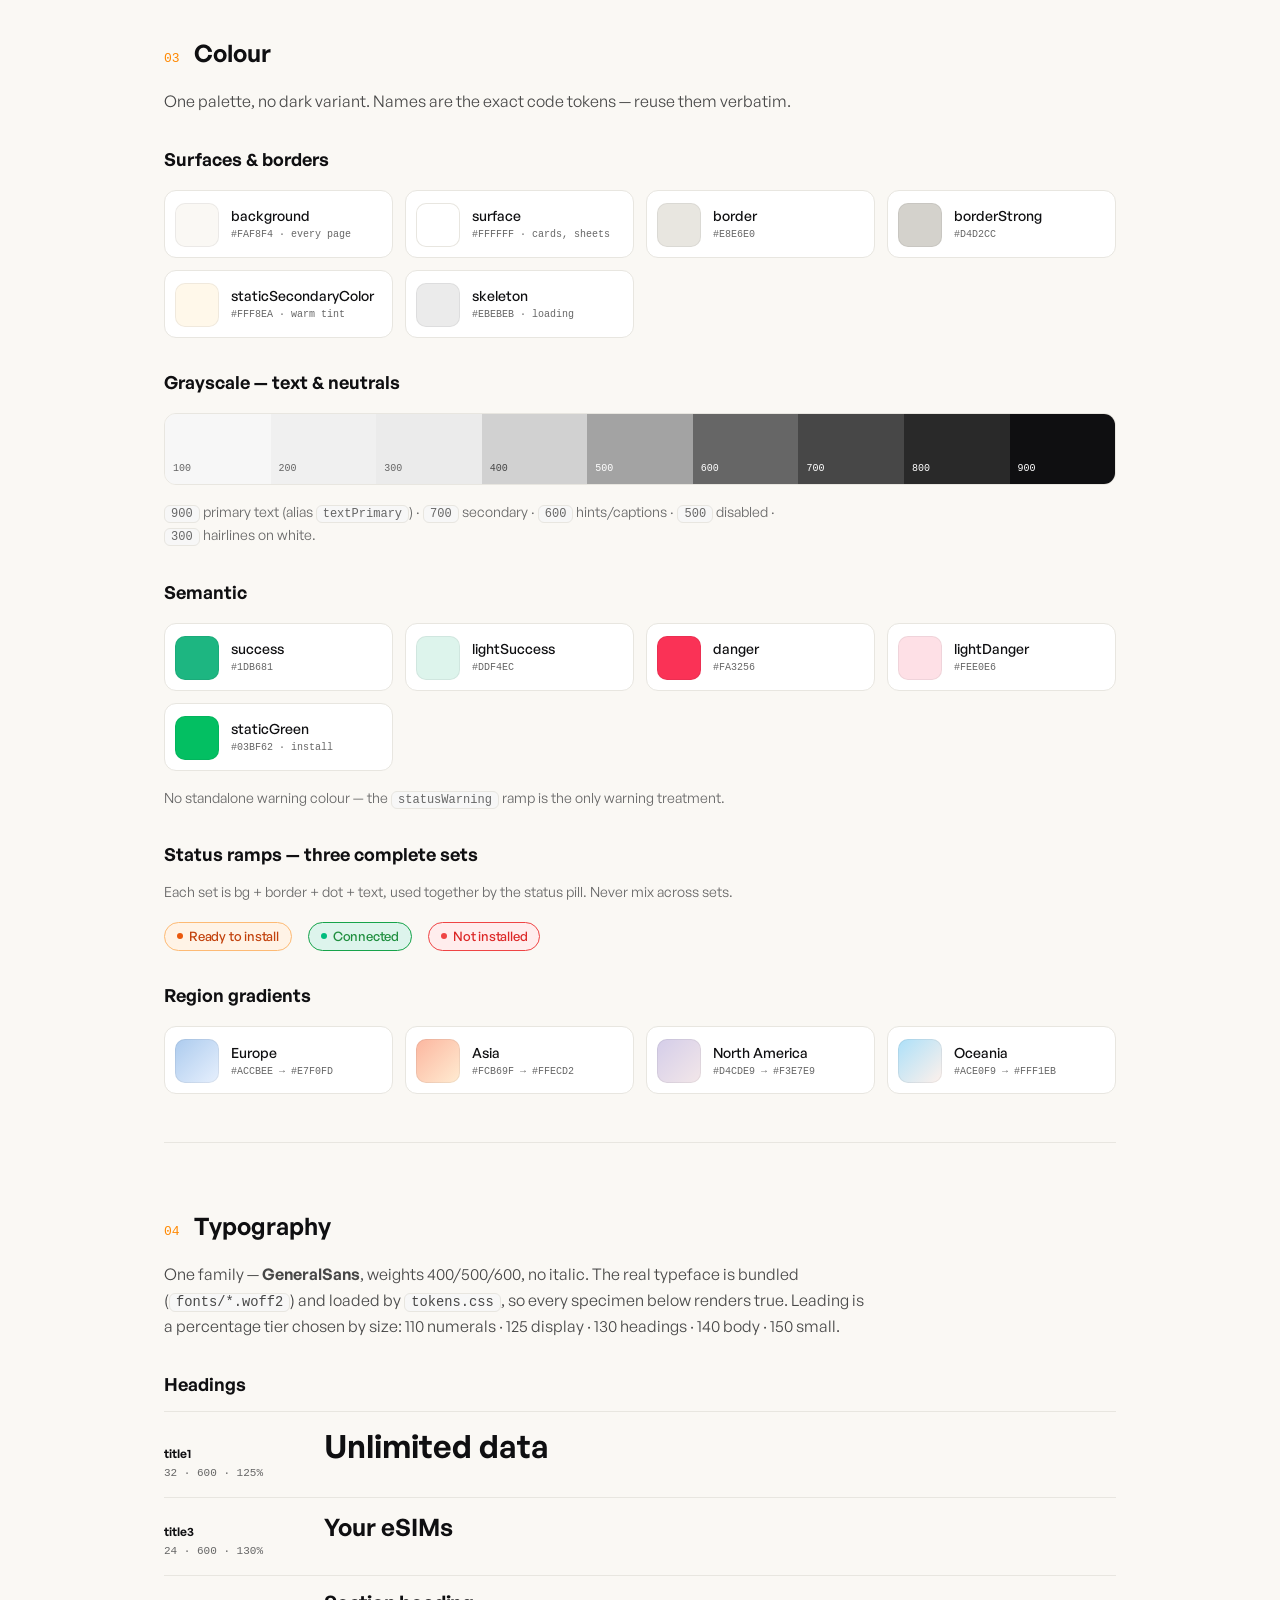
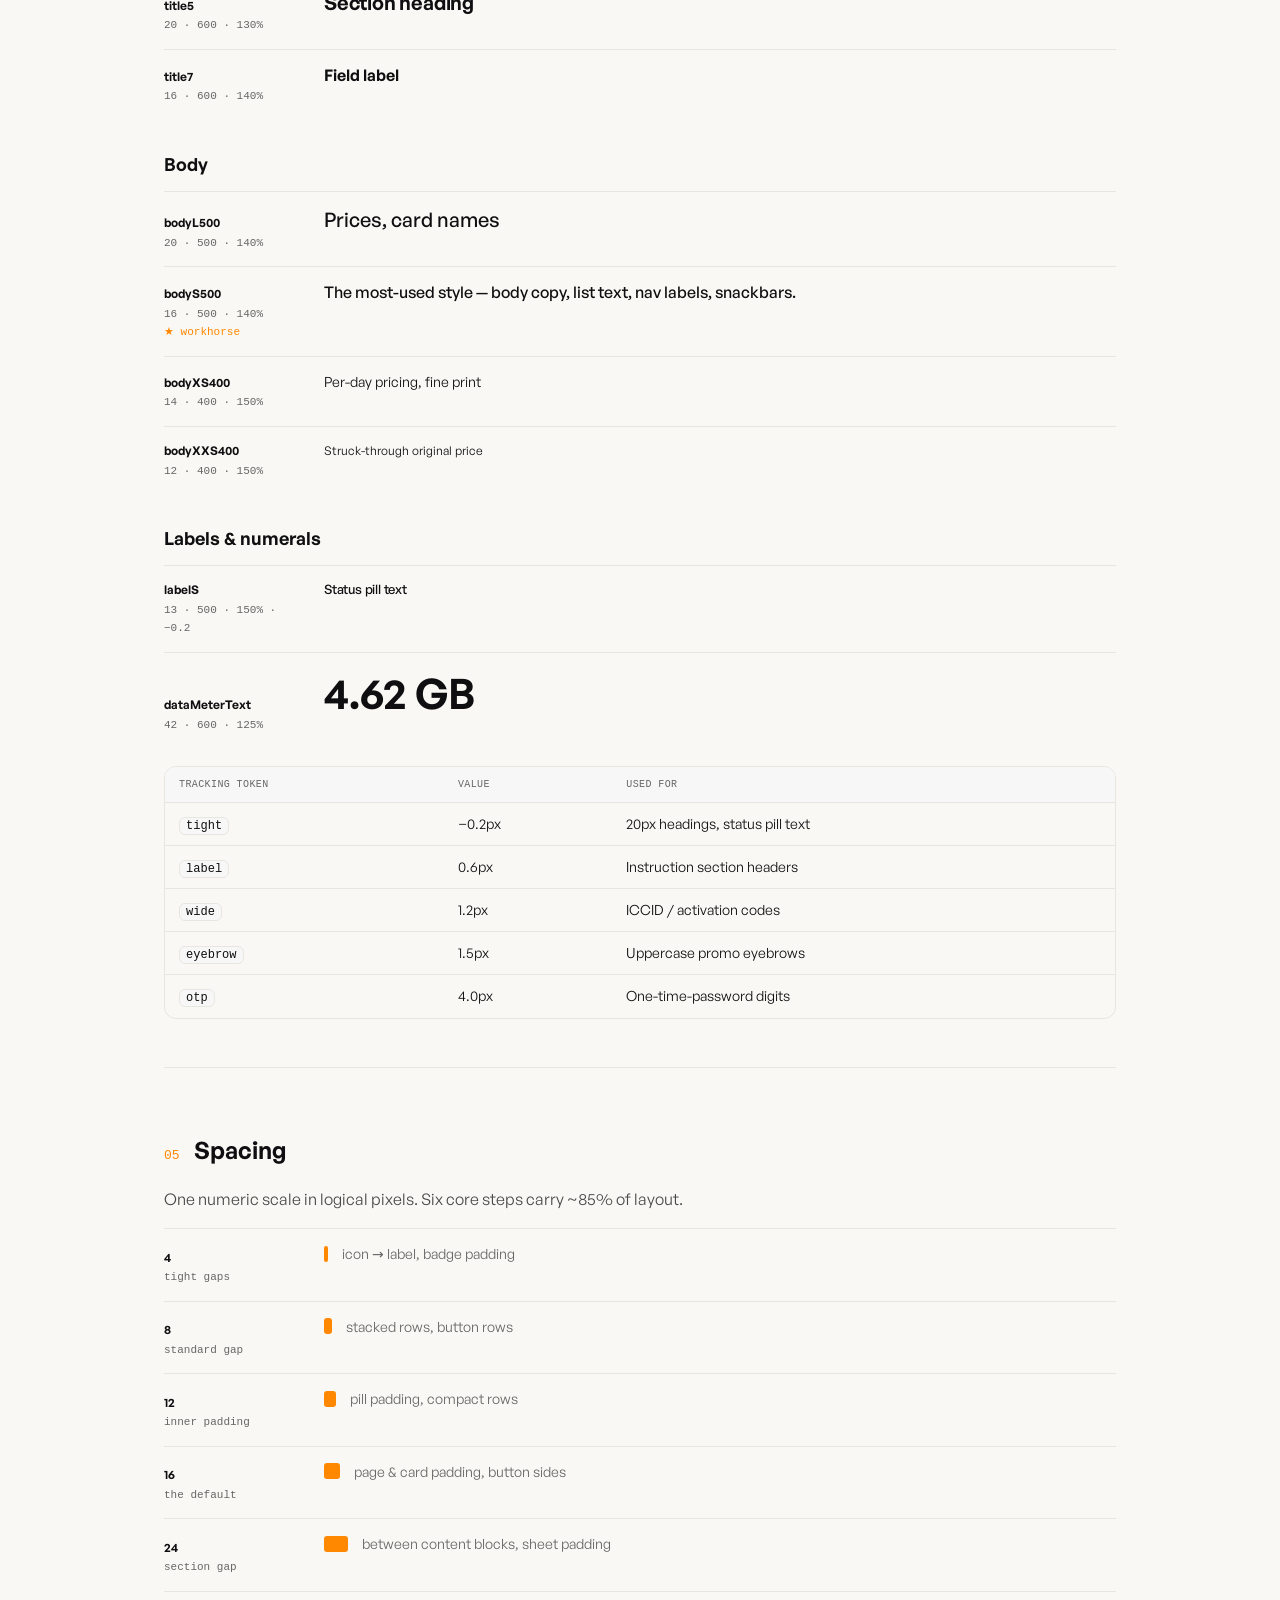
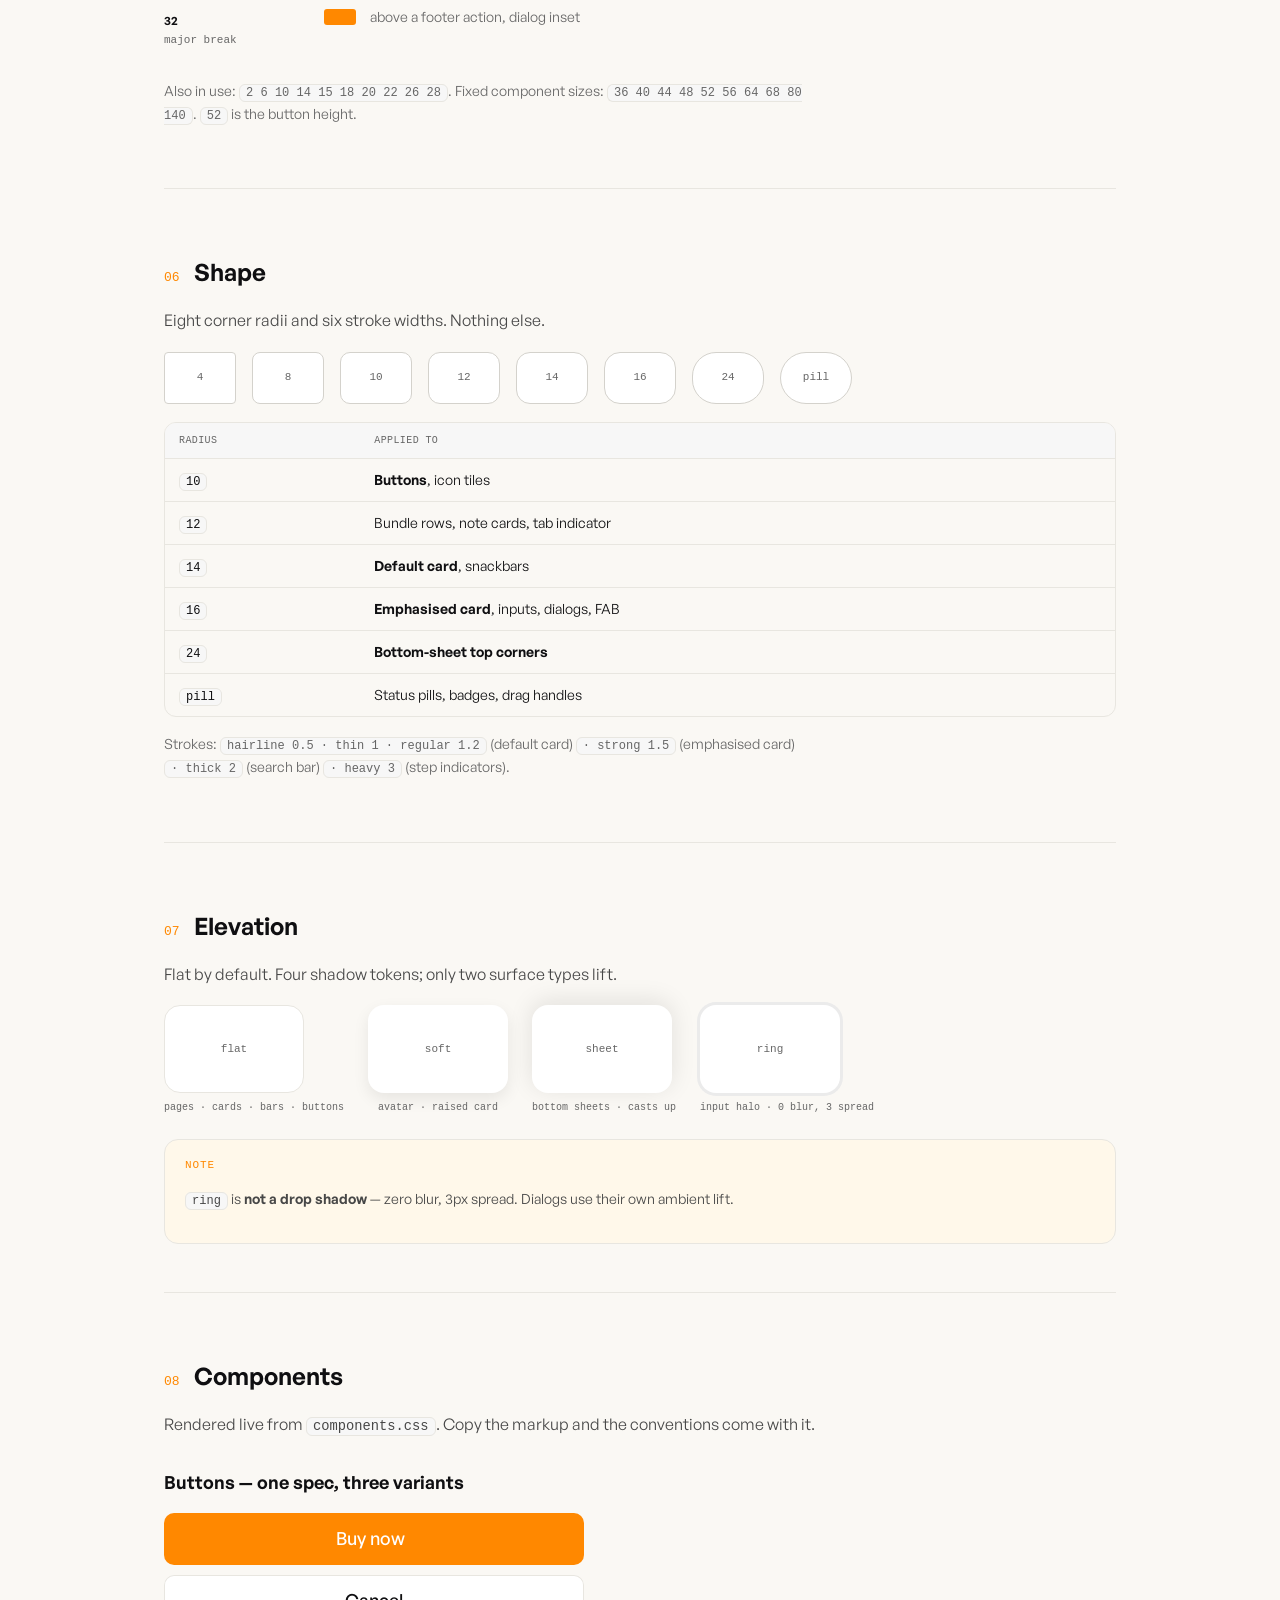
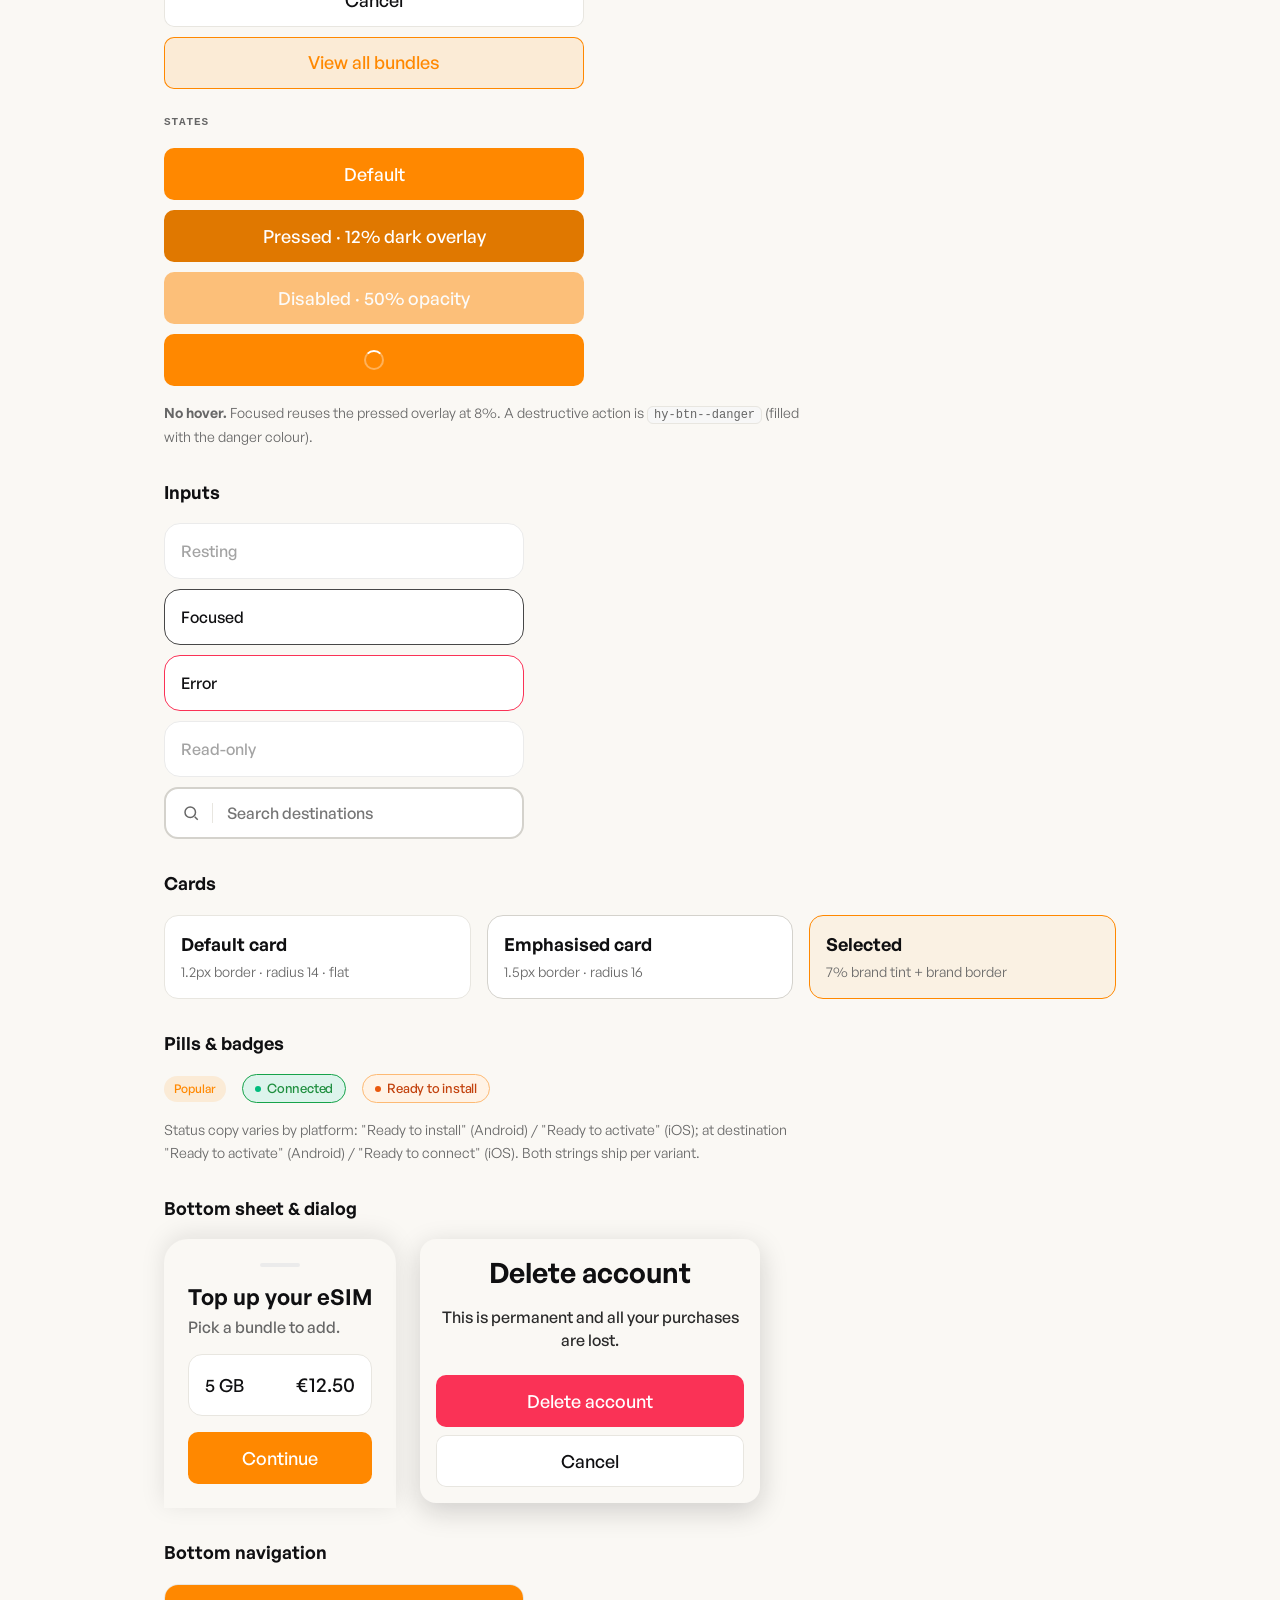
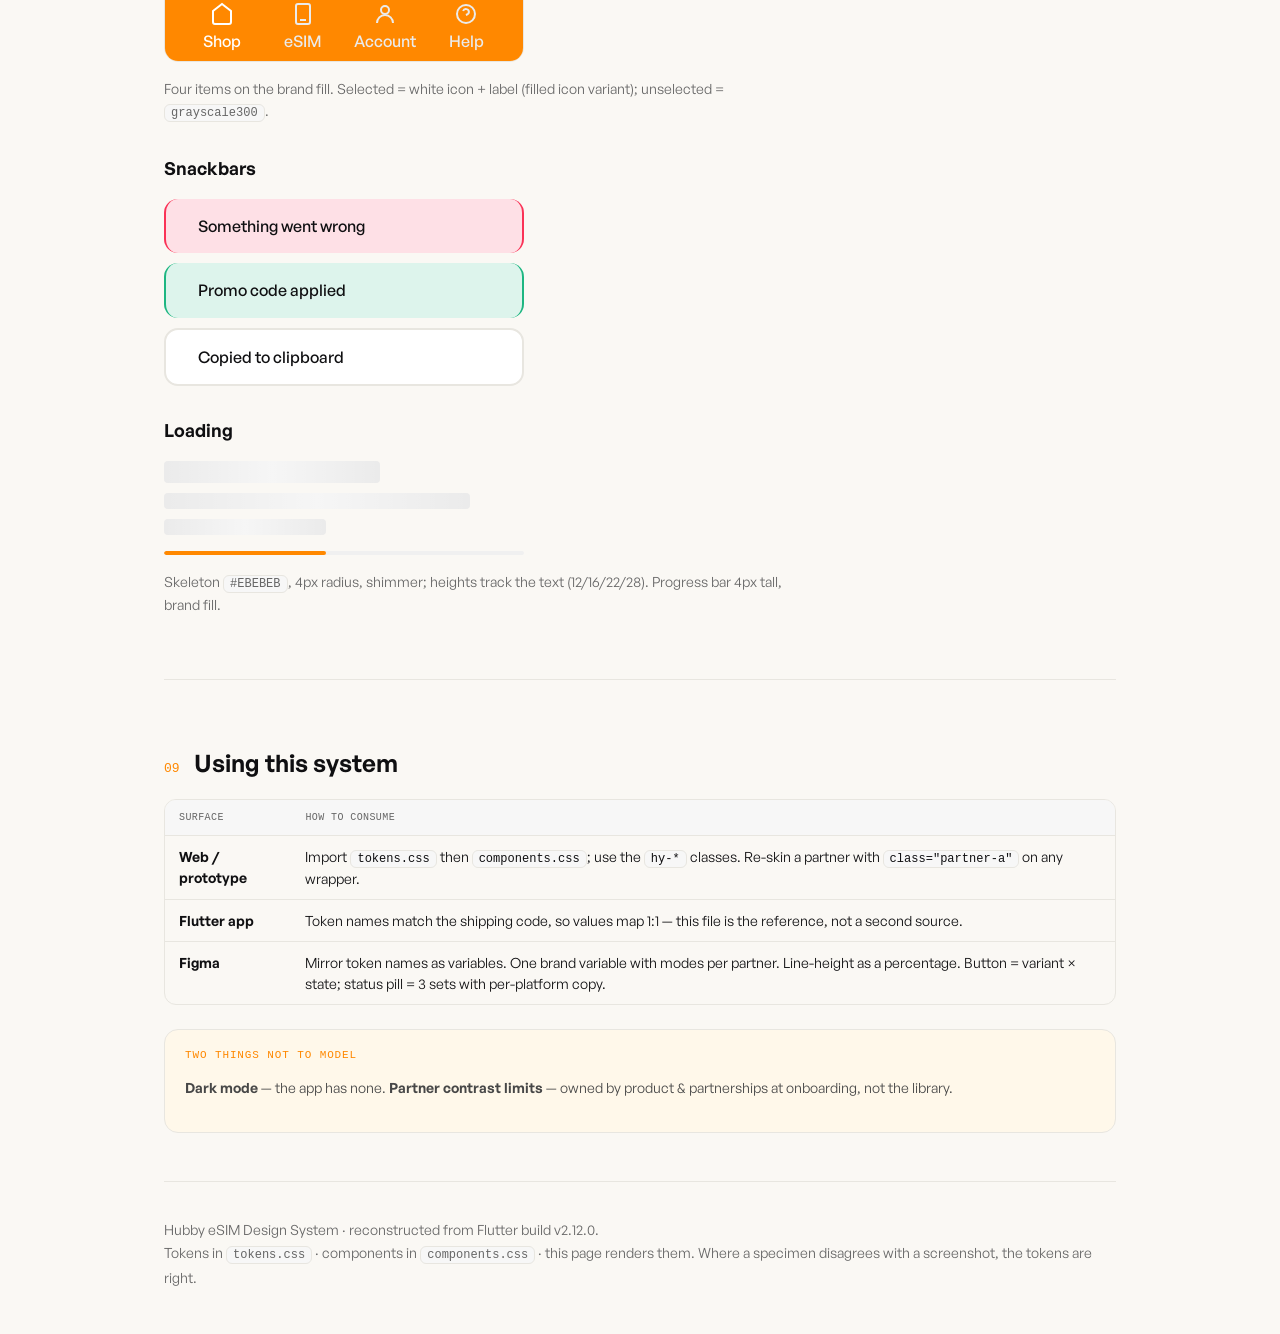
<file: preview.html>
<!doctype html>
<html lang="en">
<head>
<meta charset="utf-8">
<meta name="viewport" content="width=device-width, initial-scale=1">
<title>Hubby eSIM — Design System</title>
<meta name="description" content="The Hubby app's living design system — tokens and components future designs build on.">
<style>
/* tokens.css (fonts inlined) */
/* ============================================================================
   Hubby eSIM — Design Tokens
   The single source of truth for the Hubby app's visual conventions.
   Token names match the shipping Flutter code verbatim so design, code and
   Figma all use one vocabulary. Reconstructed from the design-system overview
   (Flutter build v2.12.0). One light theme — there is no dark mode.

   THE ONE RULE: the brand colour is a variable, not a value. `--brand` defaults
   to Hubby orange; every partner overrides it at runtime. Bind buttons, pills,
   badges, progress fills and the nav bar to `--brand` — never to a painted hex.
   ============================================================================ */

/* ---- GeneralSans — the shipping typeface --------------------------------
   Three weights, no italic (the scale uses only 400/500/600). WOFF2 lives in
   ./fonts, so paths resolve relative to this file. `swap` avoids invisible
   text while the face loads; the fallback stack in --font matches metrics. */
@font-face {
  font-family:"GeneralSans"; font-style:normal; font-weight:400; font-display:swap;
  src:url([data-uri]) format("woff2");
}
@font-face {
  font-family:"GeneralSans"; font-style:normal; font-weight:500; font-display:swap;
  src:url([data-uri]) format("woff2");
}
@font-face {
  font-family:"GeneralSans"; font-style:normal; font-weight:600; font-display:swap;
  src:url([data-uri]) format("woff2");
}

:root {

  /* ---- Brand (partner-overridable) ---------------------------------------
     Set `--brand` (+ its companions) on a wrapper to re-skin an entire subtree
     for a partner. See the .partner-* examples at the foot of this file. */
  --brand:          #FF8800;   /* Hubby default — accent */
  --brand-pressed:  #E07800;   /* 12% dark overlay on the fill */
  --brand-soft:     rgba(255,136,0,.12);  /* 12% tint — badges, soft button */
  --brand-selected: rgba(255,136,0,.07);  /* 7% tint — selected bundle row */
  --on-brand:       #FFFFFF;   /* label colour on a brand fill */
  --accent-soft:    #FFF8EA;   /* staticSecondaryColor — warm tint surface */

  /* ---- Surfaces & borders ------------------------------------------------- */
  --background:            #FAF8F4;  /* every page */
  --surface:               #FFFFFF;  /* cards, sheets */
  --border:                #E8E6E0;  /* default outline */
  --borderStrong:          #D4D2CC;  /* emphasis */
  --staticSecondaryColor:  #FFF8EA;  /* warm tint */
  --skeleton:              #EBEBEB;  /* loading fill */

  /* ---- Grayscale — text & neutrals ---------------------------------------- */
  --grayscale100: #F7F7F7;
  --grayscale200: #F0F0F0;
  --grayscale300: #EBEBEB;
  --grayscale400: #D1D1D1;
  --grayscale500: #A3A3A3;
  --grayscale600: #666666;
  --grayscale700: #474747;
  --grayscale800: #292929;
  --grayscale900: #0F0F11;

  /* Text-role aliases (use these in component code) */
  --textPrimary:   var(--grayscale900);  /* primary text */
  --textSecondary: var(--grayscale700);  /* secondary */
  --textHint:      var(--grayscale600);  /* hints, captions */
  --textDisabled:  var(--grayscale500);  /* disabled */
  --hairline:      var(--grayscale300);  /* hairlines on white */

  /* ---- Semantic ----------------------------------------------------------- */
  --success:      #1DB681;
  --lightSuccess: #DDF4EC;
  --danger:       #FA3256;
  --lightDanger:  #FEE0E6;
  --staticGreen:  #03BF62;   /* install flow only */
  /* No standalone warning colour — see statusWarning ramp below. */

  /* ---- Status ramps — three complete sets --------------------------------
     Each set is background + border + dot + text, used together by the eSIM
     status pill. NEVER mix a value across sets. */
  --statusWarningBg:     #FFF3E6;  --statusWarningBorder: #FDBA74;
  --statusWarningDot:    #EA580C;  --statusWarningText:   #C2410C;
  --statusSuccessBg:     #DDF4EC;  --statusSuccessBorder: #16A34A;
  --statusSuccessDot:    #00BC7D;  --statusSuccessText:   #1E8E3E;
  --statusDangerBg:      #FFEDED;  --statusDangerBorder:  #EF4444;
  --statusDangerDot:     #EF4444;  --statusDangerText:    #DC2626;

  /* ---- Region gradients — two-stop linear, 135deg ------------------------- */
  --gradEurope:       linear-gradient(135deg,#ACCBEE,#E7F0FD);
  --gradAsia:         linear-gradient(135deg,#FCB69F,#FFECD2);
  --gradNorthAmerica: linear-gradient(135deg,#D4CDE9,#F3E7E9);
  --gradSouthAmerica: linear-gradient(135deg,#C1DFC4,#DEECDD);
  --gradOceania:      linear-gradient(135deg,#ACE0F9,#FFF1EB);
  --gradCaribbean:    linear-gradient(135deg,#FEADA6,#F5EFEF);
  --gradMEA:          linear-gradient(135deg,#F5F7FA,#C3CFE2);

  /* ---- Typography ---------------------------------------------------------
     One family: GeneralSans (weights 400/500/600, no italic). The fallback
     stack keeps the app legible where the licensed face is absent.
     Leading is a PERCENTAGE TIER chosen by size, not a per-style value. */
  --font: "GeneralSans", ui-sans-serif, system-ui, -apple-system, "Segoe UI", Roboto, sans-serif;
  --mono: ui-monospace, "SF Mono", Menlo, monospace;

  /* line-height tiers */
  --lh-numeral: 1.10;  --lh-display: 1.25;  --lh-heading: 1.30;
  --lh-body:    1.40;  --lh-small:   1.50;

  /* Headings (size / weight / tier) */
  --title1: 600 32px/1.25 var(--font);
  --title2: 600 28px/1.25 var(--font);
  --title3: 600 24px/1.30 var(--font);
  --title4: 600 22px/1.30 var(--font);
  --title5: 600 20px/1.30 var(--font);   /* + letter-spacing: -0.2px (tight) */
  --title6: 600 18px/1.40 var(--font);
  --title7: 600 16px/1.40 var(--font);

  /* Body */
  --bodyXL400: 400 22px/1.40 var(--font);
  --bodyL500:  500 20px/1.40 var(--font);
  --bodyM500:  500 18px/1.40 var(--font);
  --bodyS500:  500 16px/1.40 var(--font);   /* ★ workhorse */
  --bodyS400:  400 16px/1.40 var(--font);
  --bodyXS500: 500 14px/1.50 var(--font);
  --bodyXS400: 400 14px/1.50 var(--font);
  --bodyXXS500:500 12px/1.50 var(--font);
  --bodyXXS400:400 12px/1.50 var(--font);

  /* Labels & numerals */
  --labelM:        600 15px/1.40 var(--font);
  --labelS:        500 13px/1.50 var(--font);   /* + letter-spacing: -0.2px */
  --dataMeterText: 600 42px/1.25 var(--font);
  --usageNumber:   600 28px/1.10 var(--font);

  /* Letter-spacing — five tracking values; everything else is 0 */
  --tracking-tight:   -0.2px;  /* 20px headings, status pill text */
  --tracking-label:    0.6px;  /* instruction section headers */
  --tracking-wide:     1.2px;  /* ICCID / activation codes */
  --tracking-eyebrow:  1.5px;  /* uppercase promo eyebrows */
  --tracking-otp:      4.0px;  /* one-time-password digits */

  /* ---- Spacing — one numeric scale in logical px -------------------------
     Six core steps carry ~85% of layout. */
  --space-2: 2px;  --space-4: 4px;   --space-6: 6px;   --space-8: 8px;
  --space-10:10px; --space-12:12px;  --space-14:14px;  --space-15:15px;
  --space-16:16px; --space-18:18px;  --space-20:20px;  --space-22:22px;
  --space-24:24px; --space-26:26px;  --space-28:28px;  --space-32:32px;
  /* Core (build these first): 4 · 8 · 12 · 16 · 24 · 32 */
  /* Fixed component sizes (outside the scale): 36 40 44 48 52 56 64 68 80 140 */
  --size-button: 52px;

  /* ---- Shape — eight radii, six strokes ----------------------------------- */
  --radius-4:  4px;    /* flags, progress bars, skeleton blocks */
  --radius-8:  8px;    /* small inline placeholders */
  --radius-10: 10px;   /* buttons, icon tiles */
  --radius-12: 12px;   /* bundle rows, note cards, tab indicator */
  --radius-14: 14px;   /* default card, snackbars */
  --radius-16: 16px;   /* emphasised card, inputs, dialogs, FAB */
  --radius-24: 24px;   /* bottom-sheet top corners */
  --radius-pill: 999px;/* status pills, badges, drag handles */

  --stroke-hairline: 0.5px;  --stroke-thin: 1px;    --stroke-regular: 1.2px;
  --stroke-strong:   1.5px;  --stroke-thick: 2px;   --stroke-heavy:   3px;

  /* ---- Elevation — flat by default; only two surfaces lift ----------------
     `ring` is a spread (0 blur), not a drop shadow. */
  --shadow-soft:   0 6px 16px rgba(15,15,17,.08);   /* avatar, raised inline card */
  --shadow-sheet:  0 -4px 24px rgba(15,15,17,.10);  /* bottom sheets — casts upward */
  --shadow-strong: 0 7px 18px rgba(15,15,17,.35);   /* icon tile over a dimmed backdrop */
  --ring:          0 0 0 3px var(--skeleton);       /* input halo — 0 blur, 3 spread */
}

/* ============================================================================
   PARTNER THEMING
   The whole point of `--brand` being a variable: re-skin any subtree by
   overriding the brand tokens on a wrapper element. Nothing else changes.
   Give these a class per partner (fetched at runtime in the app).
   ============================================================================ */
.partner-a {
  --brand:#1F6FEB; --brand-pressed:#1A5FCC;
  --brand-soft:rgba(31,111,235,.12); --brand-selected:rgba(31,111,235,.07); --on-brand:#FFFFFF;
}
.partner-b {
  --brand:#0F9B6C; --brand-pressed:#0C825A;
  --brand-soft:rgba(15,155,108,.12); --brand-selected:rgba(15,155,108,.07); --on-brand:#FFFFFF;
}

</style>
<style>
/* components.css */
/* ============================================================================
   Hubby eSIM — Component Library
   Reusable components built strictly from the design tokens. Import after
   tokens.css. Every value here traces back to the design-system overview;
   change a convention in one place and every future design inherits it.

   Conventions enforced here:
   · Touch only — pressed / focused / disabled states, NO hover.
   · Flat — only sheets and dialogs lift.
   · Brand is bound to var(--brand), never a painted hex.
   ============================================================================ */

/* Base */
.hy { font: var(--bodyS500); font-family: var(--font); color: var(--textPrimary); }
.hy-page { background: var(--background); color: var(--textPrimary); }

/* ---------------------------------------------------------------------------
   BUTTON — one spec, three variants
   52px tall · 10px radius · 16px side padding · 18/500 label · 18px icons ·
   icon→label gap 8. Fills available width unless .hy-btn--wrap.
   --------------------------------------------------------------------------- */
.hy-btn {
  display:flex; align-items:center; justify-content:center; gap:var(--space-8);
  width:100%; height:var(--size-button); padding:0 var(--space-16);
  border-radius:var(--radius-10); border:none; cursor:pointer;
  font:var(--bodyM500); font-family:var(--font); text-align:center;
  transition:background-color .12s ease, opacity .12s ease;
}
.hy-btn--wrap { width:auto; }
.hy-btn svg, .hy-btn .hy-icon { width:18px; height:18px; }

/* filled — partner fill, partner label colour */
.hy-btn--filled   { background:var(--brand); color:var(--on-brand); }
.hy-btn--filled:active,
.hy-btn--filled.is-pressed { background:var(--brand-pressed); }

/* outlined — white fill, border, dark label */
.hy-btn--outlined { background:var(--surface); color:var(--textPrimary);
                    box-shadow:inset 0 0 0 1px var(--border); }
.hy-btn--outlined:active { background:var(--grayscale100); }

/* soft — 12% partner tint, partner border + label */
.hy-btn--soft { background:var(--brand-soft); color:var(--brand);
                box-shadow:inset 0 0 0 1px var(--brand); }
.hy-btn--soft:active { filter:brightness(.97); }

/* destructive = filled with danger as the fill (no separate variant) */
.hy-btn--danger { background:var(--danger); color:#fff; }

/* States. Focused reuses the pressed overlay at 8% (no hover exists). */
.hy-btn:focus-visible { outline:none; box-shadow:inset 0 0 0 99px rgba(15,15,17,.08); }
.hy-btn--outlined:focus-visible { box-shadow:inset 0 0 0 1px var(--border), inset 0 0 0 99px rgba(15,15,17,.08); }
.hy-btn:disabled, .hy-btn.is-disabled { opacity:.5; cursor:not-allowed; }
.hy-btn__spinner {
  width:20px; height:20px; border-radius:50%;
  border:2px solid rgba(255,255,255,.35); border-top-color:#fff;
  animation:hy-spin .7s linear infinite;
}
@keyframes hy-spin { to { transform:rotate(360deg); } }

/* ---------------------------------------------------------------------------
   INPUT — 16px radius · 16px padding · full outline in every state
   --------------------------------------------------------------------------- */
.hy-input {
  width:100%; height:56px; padding:0 var(--space-16);
  background:var(--surface); color:var(--textPrimary);
  border:1px solid var(--skeleton); border-radius:var(--radius-16);
  font:var(--bodyS500); font-family:var(--font);
}
.hy-input::placeholder { color:var(--textDisabled); }
.hy-input:focus { outline:none; border-color:var(--grayscale700); }
.hy-input.is-error { border-color:var(--danger); }
.hy-input:read-only { color:var(--textDisabled); }   /* keeps the full outline */

/* Search bar — deliberately different: 14px radius, 2px borderStrong, leading
   icon + a vertical divider before the text. */
.hy-search {
  display:flex; align-items:center; gap:var(--space-12);
  height:52px; padding:0 var(--space-16);
  background:var(--surface); border:2px solid var(--borderStrong);
  border-radius:var(--radius-14);
}
.hy-search__divider { width:1px; align-self:stretch; margin:14px 0; background:var(--border); }
.hy-search input { flex:1; border:none; outline:none; background:none;
                   font:var(--bodyS500); font-family:var(--font); color:var(--textPrimary); }

/* ---------------------------------------------------------------------------
   CARD — flat, no shadow
   --------------------------------------------------------------------------- */
.hy-card {                                   /* default — dominant pattern */
  background:var(--surface); border:1.2px solid var(--border);
  border-radius:var(--radius-14); padding:var(--space-16);
}
.hy-card--emphasised {                       /* eSIM frame, action cards */
  border-width:1.5px; border-color:var(--borderStrong);
  border-radius:var(--radius-16);
}
.hy-card.is-selected {                        /* selected bundle row */
  background:var(--brand-selected); border-color:var(--brand);
}

/* ---------------------------------------------------------------------------
   BADGE & STATUS PILL
   --------------------------------------------------------------------------- */
.hy-badge {                                  /* 12% partner tint, no border */
  display:inline-flex; align-items:center; gap:var(--space-4);
  padding:4px var(--space-10); border-radius:var(--radius-pill);
  background:var(--brand-soft); color:var(--brand); font:var(--bodyXXS500);
}
.hy-status {                                 /* 12×4 padding · 6px dot + 6px gap */
  display:inline-flex; align-items:center; gap:var(--space-6);
  padding:4px var(--space-12); border-radius:var(--radius-pill);
  font:var(--labelS); letter-spacing:var(--tracking-tight); border:1px solid;
}
.hy-status__dot { width:6px; height:6px; border-radius:50%; }
.hy-status--warning { background:var(--statusWarningBg); border-color:var(--statusWarningBorder); color:var(--statusWarningText); }
.hy-status--warning .hy-status__dot { background:var(--statusWarningDot); }
.hy-status--success { background:var(--statusSuccessBg); border-color:var(--statusSuccessBorder); color:var(--statusSuccessText); }
.hy-status--success .hy-status__dot { background:var(--statusSuccessDot); }
.hy-status--danger  { background:var(--statusDangerBg);  border-color:var(--statusDangerBorder);  color:var(--statusDangerText); }
.hy-status--danger .hy-status__dot { background:var(--statusDangerDot); }

/* ---------------------------------------------------------------------------
   BOTTOM SHEET — 24px top corners, upward shadow, full-bleed
   --------------------------------------------------------------------------- */
.hy-sheet {
  background:var(--background); border-radius:var(--radius-24) var(--radius-24) 0 0;
  box-shadow:var(--shadow-sheet); padding:var(--space-24);
}
.hy-sheet--card { background:var(--surface); }
.hy-sheet__handle {                          /* 40×4 pill, 12px from top */
  width:40px; height:4px; border-radius:var(--radius-pill);
  background:var(--skeleton); margin:0 auto var(--space-16);
}

/* ---------------------------------------------------------------------------
   DIALOG — 32 inset · 16 radius · background fill · actions stacked
   --------------------------------------------------------------------------- */
.hy-dialog {
  background:var(--background); border-radius:var(--radius-16);
  padding:var(--space-16); box-shadow:0 8px 28px rgba(15,15,17,.18);
  text-align:center; max-width:340px;
}
.hy-dialog__title { font:var(--title2); }
.hy-dialog__body  { font:var(--bodyS500); color:var(--grayscale800); margin-top:var(--space-16); }
.hy-dialog__actions { display:grid; gap:var(--space-8); margin-top:var(--space-24); } /* confirm above cancel */

/* ---------------------------------------------------------------------------
   BOTTOM NAVIGATION — four items on the partner fill
   --------------------------------------------------------------------------- */
.hy-nav {
  display:flex; background:var(--brand); padding:16px 16px 8px;
}
.hy-nav__item {
  flex:1; display:flex; flex-direction:column; align-items:center; gap:var(--space-4);
  color:var(--grayscale300); font:var(--bodyS500); background:none; border:none; cursor:pointer;
}
.hy-nav__item.is-active { color:var(--on-brand); }         /* white icon + label, filled icon variant */

/* ---------------------------------------------------------------------------
   SNACKBAR — floating, no shadow, 14 radius, 32×16 padding
   --------------------------------------------------------------------------- */
.hy-snackbar {
  display:flex; align-items:center; gap:var(--space-8);
  padding:var(--space-16) var(--space-32); border-radius:var(--radius-14);
  font:var(--bodyS500); color:var(--textPrimary); background:var(--surface);
}
.hy-snackbar--error   { background:var(--lightDanger);  border-left:2px solid var(--danger);  border-right:2px solid var(--danger); }
.hy-snackbar--success { background:var(--lightSuccess); border-left:2px solid var(--success); border-right:2px solid var(--success); }
.hy-snackbar--neutral { background:var(--surface); border:2px solid var(--border); }

/* ---------------------------------------------------------------------------
   LOADING — skeleton shimmer + progress bar
   --------------------------------------------------------------------------- */
.hy-skeleton {
  background:var(--skeleton); border-radius:var(--radius-4);
  position:relative; overflow:hidden;
}
.hy-skeleton::after {
  content:""; position:absolute; inset:0;
  background:linear-gradient(90deg,transparent,rgba(255,255,255,.55),transparent);
  animation:hy-shimmer 1.4s infinite;
}
@keyframes hy-shimmer { 100% { transform:translateX(100%); } }

.hy-progress {                               /* 4px tall track */
  height:4px; border-radius:var(--radius-4); background:var(--grayscale200); overflow:hidden;
}
.hy-progress__fill { height:100%; border-radius:var(--radius-4); background:var(--brand); } /* partner fill */

@media (prefers-reduced-motion: reduce) {
  .hy-btn__spinner, .hy-skeleton::after { animation:none; }
}

</style>
<style>
  /* Documentation chrome only — the components themselves live in components.css */
  *,*::before,*::after{box-sizing:border-box}
  body{margin:0;background:var(--background);color:var(--textPrimary);font:var(--bodyS500);font-family:var(--font);-webkit-font-smoothing:antialiased}
  .wrap{max-width:1000px;margin:0 auto;padding:0 24px}
  ul{margin:0;padding:0;list-style:none}
  code{font-family:var(--mono);font-size:.86em;background:var(--grayscale100);border:1px solid var(--border);border-radius:6px;padding:1px 6px}

  .mast{padding:72px 0 40px}
  .eyebrow{font-family:var(--mono);font-size:12px;letter-spacing:var(--tracking-eyebrow);text-transform:uppercase;color:var(--brand)}
  .mast h1{font:var(--title1);font-size:clamp(32px,6vw,52px);line-height:1.1;margin:16px 0 0}
  .lede{font:var(--bodyL500);font-weight:400;color:var(--textSecondary);max-width:40em;margin-top:20px;line-height:1.5}
  .facts{display:flex;flex-wrap:wrap;gap:8px;margin-top:24px}
  .facts span{font-family:var(--mono);font-size:12px;color:var(--textHint);border:1px solid var(--border);border-radius:var(--radius-pill);padding:6px 12px;background:var(--surface)}

  section{padding:48px 0;border-top:1px solid var(--border)}
  h2{font:var(--title3);display:flex;align-items:baseline;gap:14px}
  h2 .num{font-family:var(--mono);font-size:13px;font-weight:400;color:var(--brand)}
  h3{font:var(--title6);margin:32px 0 14px}
  h4{font-family:var(--mono);font-size:11px;letter-spacing:.08em;text-transform:uppercase;color:var(--textHint);margin:26px 0 12px}
  .intro{font:var(--bodyS400);color:var(--textSecondary);max-width:44em;margin-top:10px;line-height:1.6}
  .note{font:var(--bodyXS400);color:var(--textHint);margin-top:16px;max-width:46em;line-height:1.6}
  b{font-weight:600}

  .keys{display:grid;gap:12px;margin-top:24px}
  .keys li{display:flex;gap:14px;background:var(--surface);border:1px solid var(--border);border-radius:var(--radius-14);padding:16px 18px}
  .keys .k{font-family:var(--mono);font-size:13px;color:var(--brand);flex:none;width:20px}
  .keys li span:last-child{font:var(--bodyXS400);color:var(--textSecondary);line-height:1.55}

  .call{background:var(--accent-soft);border:1px solid var(--border);border-radius:var(--radius-14);padding:18px 20px;margin-top:24px}
  .call .h{font-family:var(--mono);font-size:11px;letter-spacing:.08em;text-transform:uppercase;color:var(--brand);display:block;margin-bottom:8px}
  .call p{font:var(--bodyXS400);color:var(--textSecondary);line-height:1.6}

  .demo{display:flex;flex-wrap:wrap;gap:16px;align-items:center;margin-top:18px}
  .grid{display:grid;grid-template-columns:repeat(auto-fill,minmax(200px,1fr));gap:12px;margin-top:18px}
  .stack{display:grid;gap:10px;max-width:360px;margin-top:18px}
  .cap{font-family:var(--mono);font-size:10px;color:var(--textHint);margin-top:8px}

  .sw{display:flex;gap:12px;align-items:center;background:var(--surface);border:1px solid var(--border);border-radius:var(--radius-12);padding:10px}
  .sw .chip{width:44px;height:44px;border-radius:var(--radius-10);flex:none;box-shadow:inset 0 0 0 1px rgba(15,15,17,.06)}
  .sw b{display:block;font:var(--bodyXS500)}
  .sw span{display:block;font-family:var(--mono);font-size:10px;color:var(--textHint);margin-top:2px}

  .ramp{display:flex;flex-wrap:wrap;border-radius:var(--radius-12);overflow:hidden;border:1px solid var(--border);margin-top:18px}
  .ramp div{flex:1 1 80px;height:70px;display:flex;align-items:flex-end;padding:8px;font-family:var(--mono);font-size:10px}

  .plate{display:grid;grid-template-columns:140px 1fr;gap:20px;align-items:baseline;padding:14px 0;border-top:1px solid var(--border)}
  .plate .label{font-family:var(--mono);font-size:11px;color:var(--textHint);line-height:1.7}
  .plate .label b{display:block;color:var(--textPrimary);font-family:var(--font);font-size:12px}

  .sp{display:flex;align-items:center;gap:14px}
  .sp .bar{height:16px;background:var(--brand);border-radius:3px;flex:none}
  .sp .n{font:var(--bodyXS400);color:var(--textHint)}
  .rad{width:72px;height:52px;background:var(--surface);border:1.5px solid var(--borderStrong);display:flex;align-items:center;justify-content:center;font-family:var(--mono);font-size:11px;color:var(--textHint)}
  .shbox{width:140px;height:88px;border-radius:var(--radius-16);background:var(--surface);display:flex;align-items:center;justify-content:center;font-family:var(--mono);font-size:11px;color:var(--textHint)}

  .scroll{overflow-x:auto;margin-top:18px;border:1px solid var(--border);border-radius:var(--radius-12)}
  table{border-collapse:collapse;width:100%}
  td,th{padding:10px 14px;text-align:left;font:var(--bodyXS400);border-bottom:1px solid var(--border);vertical-align:top}
  th{font-family:var(--mono);font-size:10px;letter-spacing:.04em;text-transform:uppercase;color:var(--textHint);background:var(--grayscale100)}
  tr:last-child td{border-bottom:none}

  /* partner preview switcher */
  .partnerbar{display:flex;gap:8px;flex-wrap:wrap;margin-top:18px}
  .pbtn{font-family:var(--mono);font-size:12px;padding:8px 14px;border-radius:var(--radius-pill);border:1px solid var(--border);background:var(--surface);cursor:pointer;color:var(--textSecondary)}
  .pbtn.active{border-color:var(--brand);color:var(--brand);background:var(--brand-soft)}
  .previewbox{margin-top:16px;padding:24px;border:1px solid var(--border);border-radius:var(--radius-16);background:var(--background)}

  .phone{max-width:360px}
  footer{border-top:1px solid var(--border);padding:36px 0 72px;color:var(--textHint);font:var(--bodyXS400);line-height:1.7}
</style>
</head>
<body class="hy-page">
<div class="wrap">

<header class="mast">
  <p class="eyebrow">Source of truth · Flutter build v2.12.0</p>
  <h1>Hubby eSIM<br>Design System</h1>
  <p class="lede">Every token and component the app ships, encoded as reusable <code>tokens.css</code> + <code>components.css</code>. Build future designs from these files and they inherit the app's conventions by construction — the specimens below render the real components.</p>
  <div class="facts">
    <span>Brand = 1 variable</span><span>No dark mode</span><span>Touch only · no hover</span><span>Flat + 2 exceptions</span><span>GeneralSans</span>
  </div>
</header>

<!-- 01 -->
<section id="start">
  <h2><span class="num">01</span> Read this first</h2>
  <p class="intro">Five decisions shape how everything is structured. The rest is detail.</p>
  <ul class="keys">
    <li><span class="k">01</span><span><b>The brand colour is a variable, not a value.</b> Orange <code>#FF8800</code> is only Hubby's own default — every partner overrides it at runtime. Buttons, pills, badges, progress fills and the nav bar all bind to <code>--brand</code>. Never paint a brand hex.</span></li>
    <li><span class="k">02</span><span><b>There is no dark mode.</b> One light theme. A dark variant would be new design work, not a port — don't build one unless product asks.</span></li>
    <li><span class="k">03</span><span><b>One button, three variants.</b> 52px tall, 10px radius, 18/500 label. Filled, outlined, soft. No other button spec exists.</span></li>
    <li><span class="k">04</span><span><b>Flat, with one exception.</b> Pages, cards, bars and buttons cast no shadow. Only dialogs and bottom sheets lift.</span></li>
    <li><span class="k">05</span><span><b>Touch only — no hover.</b> Design pressed, focused and disabled. Hover is deliberately switched off in code.</span></li>
  </ul>
</section>

<!-- 02 -->
<section id="partner">
  <h2><span class="num">02</span> Partner theming</h2>
  <p class="intro">Hubby ships white-labelled: the same screen renders in a partner's colour, fetched at runtime. In this system that's a single override — set the brand tokens on a wrapper class and the whole subtree re-skins. Try it:</p>
  <div class="partnerbar" id="partnerbar">
    <button class="pbtn active" data-cls="">Hubby · #FF8800</button>
    <button class="pbtn" data-cls="partner-a">Partner A · #1F6FEB</button>
    <button class="pbtn" data-cls="partner-b">Partner B · #0F9B6C</button>
  </div>
  <div class="previewbox" id="preview">
    <div class="demo" style="margin-top:0">
      <span class="hy-badge"><span style="width:6px;height:6px;border-radius:50%;background:var(--brand);display:block"></span>Popular</span>
      <button class="hy-btn hy-btn--filled hy-btn--wrap">Buy now</button>
      <button class="hy-btn hy-btn--soft hy-btn--wrap">View all bundles</button>
      <div class="hy-progress" style="width:120px"><div class="hy-progress__fill" style="width:60%"></div></div>
    </div>
  </div>
  <div class="call">
    <span class="h">Design constraint</span>
    <p>Anything a partner can recolour must bind to <code>--brand</code> (or <code>--brand-soft</code> / <code>--brand-pressed</code>). Contrast limits between a partner colour and white labels are owned by product &amp; partnerships at onboarding — not the library.</p>
  </div>
</section>

<!-- 03 -->
<section id="colour">
  <h2><span class="num">03</span> Colour</h2>
  <p class="intro">One palette, no dark variant. Names are the exact code tokens — reuse them verbatim.</p>

  <h3>Surfaces &amp; borders</h3>
  <div class="grid">
    <div class="sw"><span class="chip" style="background:var(--background)"></span><div><b>background</b><span>#FAF8F4 · every page</span></div></div>
    <div class="sw"><span class="chip" style="background:var(--surface);box-shadow:inset 0 0 0 1px var(--border)"></span><div><b>surface</b><span>#FFFFFF · cards, sheets</span></div></div>
    <div class="sw"><span class="chip" style="background:var(--border)"></span><div><b>border</b><span>#E8E6E0</span></div></div>
    <div class="sw"><span class="chip" style="background:var(--borderStrong)"></span><div><b>borderStrong</b><span>#D4D2CC</span></div></div>
    <div class="sw"><span class="chip" style="background:var(--staticSecondaryColor)"></span><div><b>staticSecondaryColor</b><span>#FFF8EA · warm tint</span></div></div>
    <div class="sw"><span class="chip" style="background:var(--skeleton)"></span><div><b>skeleton</b><span>#EBEBEB · loading</span></div></div>
  </div>

  <h3>Grayscale — text &amp; neutrals</h3>
  <div class="ramp">
    <div style="background:var(--grayscale100);color:#666">100</div>
    <div style="background:var(--grayscale200);color:#666">200</div>
    <div style="background:var(--grayscale300);color:#666">300</div>
    <div style="background:var(--grayscale400);color:#474747">400</div>
    <div style="background:var(--grayscale500);color:#fff">500</div>
    <div style="background:var(--grayscale600);color:#fff">600</div>
    <div style="background:var(--grayscale700);color:#fff">700</div>
    <div style="background:var(--grayscale800);color:#fff">800</div>
    <div style="background:var(--grayscale900);color:#fff">900</div>
  </div>
  <p class="note"><code>900</code> primary text (alias <code>textPrimary</code>) · <code>700</code> secondary · <code>600</code> hints/captions · <code>500</code> disabled · <code>300</code> hairlines on white.</p>

  <h3>Semantic</h3>
  <div class="grid">
    <div class="sw"><span class="chip" style="background:var(--success)"></span><div><b>success</b><span>#1DB681</span></div></div>
    <div class="sw"><span class="chip" style="background:var(--lightSuccess)"></span><div><b>lightSuccess</b><span>#DDF4EC</span></div></div>
    <div class="sw"><span class="chip" style="background:var(--danger)"></span><div><b>danger</b><span>#FA3256</span></div></div>
    <div class="sw"><span class="chip" style="background:var(--lightDanger)"></span><div><b>lightDanger</b><span>#FEE0E6</span></div></div>
    <div class="sw"><span class="chip" style="background:var(--staticGreen)"></span><div><b>staticGreen</b><span>#03BF62 · install</span></div></div>
  </div>
  <p class="note">No standalone warning colour — the <code>statusWarning</code> ramp is the only warning treatment.</p>

  <h3>Status ramps — three complete sets</h3>
  <p class="note" style="margin-top:6px">Each set is bg + border + dot + text, used together by the status pill. Never mix across sets.</p>
  <div class="demo">
    <span class="hy-status hy-status--warning"><span class="hy-status__dot"></span>Ready to install</span>
    <span class="hy-status hy-status--success"><span class="hy-status__dot"></span>Connected</span>
    <span class="hy-status hy-status--danger"><span class="hy-status__dot"></span>Not installed</span>
  </div>

  <h3>Region gradients</h3>
  <div class="grid">
    <div class="sw"><span class="chip" style="background:var(--gradEurope)"></span><div><b>Europe</b><span>#ACCBEE → #E7F0FD</span></div></div>
    <div class="sw"><span class="chip" style="background:var(--gradAsia)"></span><div><b>Asia</b><span>#FCB69F → #FFECD2</span></div></div>
    <div class="sw"><span class="chip" style="background:var(--gradNorthAmerica)"></span><div><b>North America</b><span>#D4CDE9 → #F3E7E9</span></div></div>
    <div class="sw"><span class="chip" style="background:var(--gradOceania)"></span><div><b>Oceania</b><span>#ACE0F9 → #FFF1EB</span></div></div>
  </div>
</section>

<!-- 04 -->
<section id="type">
  <h2><span class="num">04</span> Typography</h2>
  <p class="intro">One family — <b>GeneralSans</b>, weights 400/500/600, no italic. The real typeface is bundled (<code>fonts/*.woff2</code>) and loaded by <code>tokens.css</code>, so every specimen below renders true. Leading is a percentage tier chosen by size: 110 numerals · 125 display · 130 headings · 140 body · 150 small.</p>

  <h3>Headings</h3>
  <div class="plate"><span class="label"><b>title1</b>32 · 600 · 125%</span><span style="font:var(--title1)">Unlimited data</span></div>
  <div class="plate"><span class="label"><b>title3</b>24 · 600 · 130%</span><span style="font:var(--title3)">Your eSIMs</span></div>
  <div class="plate"><span class="label"><b>title5</b>20 · 600 · 130%</span><span style="font:var(--title5);letter-spacing:var(--tracking-tight)">Section heading</span></div>
  <div class="plate"><span class="label"><b>title7</b>16 · 600 · 140%</span><span style="font:var(--title7)">Field label</span></div>

  <h3>Body</h3>
  <div class="plate"><span class="label"><b>bodyL500</b>20 · 500 · 140%</span><span style="font:var(--bodyL500)">Prices, card names</span></div>
  <div class="plate"><span class="label"><b>bodyS500</b>16 · 500 · 140%<br><span style="color:var(--brand)">★ workhorse</span></span><span style="font:var(--bodyS500)">The most-used style — body copy, list text, nav labels, snackbars.</span></div>
  <div class="plate"><span class="label"><b>bodyXS400</b>14 · 400 · 150%</span><span style="font:var(--bodyXS400)">Per-day pricing, fine print</span></div>
  <div class="plate"><span class="label"><b>bodyXXS400</b>12 · 400 · 150%</span><span style="font:var(--bodyXXS400)">Struck-through original price</span></div>

  <h3>Labels &amp; numerals</h3>
  <div class="plate"><span class="label"><b>labelS</b>13 · 500 · 150% · −0.2</span><span style="font:var(--labelS);letter-spacing:var(--tracking-tight)">Status pill text</span></div>
  <div class="plate"><span class="label"><b>dataMeterText</b>42 · 600 · 125%</span><span style="font:var(--dataMeterText)">4.62 GB</span></div>

  <div class="scroll">
    <table>
      <tr><th>Tracking token</th><th>Value</th><th>Used for</th></tr>
      <tr><td><code>tight</code></td><td>−0.2px</td><td>20px headings, status pill text</td></tr>
      <tr><td><code>label</code></td><td>0.6px</td><td>Instruction section headers</td></tr>
      <tr><td><code>wide</code></td><td>1.2px</td><td>ICCID / activation codes</td></tr>
      <tr><td><code>eyebrow</code></td><td>1.5px</td><td>Uppercase promo eyebrows</td></tr>
      <tr><td><code>otp</code></td><td>4.0px</td><td>One-time-password digits</td></tr>
    </table>
  </div>
</section>

<!-- 05 -->
<section id="space">
  <h2><span class="num">05</span> Spacing</h2>
  <p class="intro">One numeric scale in logical pixels. Six core steps carry ~85% of layout.</p>
  <div class="plate"><span class="label"><b>4</b>tight gaps</span><div class="sp"><span class="bar" style="width:4px"></span><span class="n">icon → label, badge padding</span></div></div>
  <div class="plate"><span class="label"><b>8</b>standard gap</span><div class="sp"><span class="bar" style="width:8px"></span><span class="n">stacked rows, button rows</span></div></div>
  <div class="plate"><span class="label"><b>12</b>inner padding</span><div class="sp"><span class="bar" style="width:12px"></span><span class="n">pill padding, compact rows</span></div></div>
  <div class="plate"><span class="label"><b>16</b>the default</span><div class="sp"><span class="bar" style="width:16px"></span><span class="n">page &amp; card padding, button sides</span></div></div>
  <div class="plate"><span class="label"><b>24</b>section gap</span><div class="sp"><span class="bar" style="width:24px"></span><span class="n">between content blocks, sheet padding</span></div></div>
  <div class="plate"><span class="label"><b>32</b>major break</span><div class="sp"><span class="bar" style="width:32px"></span><span class="n">above a footer action, dialog inset</span></div></div>
  <p class="note">Also in use: <code>2 6 10 14 15 18 20 22 26 28</code>. Fixed component sizes: <code>36 40 44 48 52 56 64 68 80 140</code>. <code>52</code> is the button height.</p>
</section>

<!-- 06 -->
<section id="shape">
  <h2><span class="num">06</span> Shape</h2>
  <p class="intro">Eight corner radii and six stroke widths. Nothing else.</p>
  <div class="demo">
    <div class="rad" style="border-radius:4px">4</div>
    <div class="rad" style="border-radius:8px">8</div>
    <div class="rad" style="border-radius:10px">10</div>
    <div class="rad" style="border-radius:12px">12</div>
    <div class="rad" style="border-radius:14px">14</div>
    <div class="rad" style="border-radius:16px">16</div>
    <div class="rad" style="border-radius:24px">24</div>
    <div class="rad" style="border-radius:999px">pill</div>
  </div>
  <div class="scroll">
    <table>
      <tr><th>Radius</th><th>Applied to</th></tr>
      <tr><td><code>10</code></td><td><b>Buttons</b>, icon tiles</td></tr>
      <tr><td><code>12</code></td><td>Bundle rows, note cards, tab indicator</td></tr>
      <tr><td><code>14</code></td><td><b>Default card</b>, snackbars</td></tr>
      <tr><td><code>16</code></td><td><b>Emphasised card</b>, inputs, dialogs, FAB</td></tr>
      <tr><td><code>24</code></td><td><b>Bottom-sheet top corners</b></td></tr>
      <tr><td><code>pill</code></td><td>Status pills, badges, drag handles</td></tr>
    </table>
  </div>
  <p class="note">Strokes: <code>hairline 0.5 · thin 1 · regular 1.2</code> (default card) <code>· strong 1.5</code> (emphasised card) <code>· thick 2</code> (search bar) <code>· heavy 3</code> (step indicators).</p>
</section>

<!-- 07 -->
<section id="elevation">
  <h2><span class="num">07</span> Elevation</h2>
  <p class="intro">Flat by default. Four shadow tokens; only two surface types lift.</p>
  <div class="demo" style="gap:24px">
    <div style="text-align:center"><div class="shbox" style="border:1px solid var(--border)">flat</div><div class="cap">pages · cards · bars · buttons</div></div>
    <div style="text-align:center"><div class="shbox" style="box-shadow:var(--shadow-soft)">soft</div><div class="cap">avatar · raised card</div></div>
    <div style="text-align:center"><div class="shbox" style="box-shadow:var(--shadow-sheet)">sheet</div><div class="cap">bottom sheets · casts up</div></div>
    <div style="text-align:center"><div class="shbox" style="box-shadow:var(--ring)">ring</div><div class="cap">input halo · 0 blur, 3 spread</div></div>
  </div>
  <div class="call"><span class="h">Note</span><p><code>ring</code> is <b>not a drop shadow</b> — zero blur, 3px spread. Dialogs use their own ambient lift.</p></div>
</section>

<!-- 08 -->
<section id="components">
  <h2><span class="num">08</span> Components</h2>
  <p class="intro">Rendered live from <code>components.css</code>. Copy the markup and the conventions come with it.</p>

  <h3>Buttons — one spec, three variants</h3>
  <div class="stack" style="max-width:420px">
    <button class="hy-btn hy-btn--filled">Buy now <span class="cap" style="color:inherit;font-family:inherit;margin:0;opacity:.7"></span></button>
    <button class="hy-btn hy-btn--outlined">Cancel</button>
    <button class="hy-btn hy-btn--soft">View all bundles</button>
  </div>
  <h4>States</h4>
  <div class="stack" style="max-width:420px">
    <button class="hy-btn hy-btn--filled">Default</button>
    <button class="hy-btn hy-btn--filled is-pressed">Pressed · 12% dark overlay</button>
    <button class="hy-btn hy-btn--filled is-disabled" disabled>Disabled · 50% opacity</button>
    <button class="hy-btn hy-btn--filled"><span class="hy-btn__spinner"></span></button>
  </div>
  <p class="note"><b>No hover.</b> Focused reuses the pressed overlay at 8%. A destructive action is <code>hy-btn--danger</code> (filled with the danger colour).</p>

  <h3>Inputs</h3>
  <div class="stack">
    <input class="hy-input" placeholder="Resting">
    <input class="hy-input" value="Focused" style="border-color:var(--grayscale700)">
    <input class="hy-input is-error" value="Error">
    <input class="hy-input" value="Read-only" readonly>
  </div>
  <div class="hy-search" style="max-width:360px;margin-top:10px">
    <svg width="18" height="18" viewBox="0 0 24 24" fill="none" stroke="var(--textHint)" stroke-width="2"><circle cx="11" cy="11" r="7"/><path d="M21 21l-4-4"/></svg>
    <span class="hy-search__divider"></span>
    <input placeholder="Search destinations">
  </div>

  <h3>Cards</h3>
  <div class="demo" style="align-items:stretch">
    <div class="hy-card" style="flex:1;min-width:200px"><b style="font:var(--title6)">Default card</b><div style="font:var(--bodyXS400);color:var(--textHint);margin-top:4px">1.2px border · radius 14 · flat</div></div>
    <div class="hy-card hy-card--emphasised" style="flex:1;min-width:200px"><b style="font:var(--title6)">Emphasised card</b><div style="font:var(--bodyXS400);color:var(--textHint);margin-top:4px">1.5px border · radius 16</div></div>
    <div class="hy-card is-selected" style="flex:1;min-width:200px"><b style="font:var(--title6)">Selected</b><div style="font:var(--bodyXS400);color:var(--textHint);margin-top:4px">7% brand tint + brand border</div></div>
  </div>

  <h3>Pills &amp; badges</h3>
  <div class="demo">
    <span class="hy-badge">Popular</span>
    <span class="hy-status hy-status--success"><span class="hy-status__dot"></span>Connected</span>
    <span class="hy-status hy-status--warning"><span class="hy-status__dot"></span>Ready to install</span>
  </div>
  <p class="note">Status copy varies by platform: "Ready to install" (Android) / "Ready to activate" (iOS); at destination "Ready to activate" (Android) / "Ready to connect" (iOS). Both strings ship per variant.</p>

  <h3>Bottom sheet &amp; dialog</h3>
  <div class="demo" style="align-items:flex-start;gap:24px">
    <div class="hy-sheet phone">
      <div class="hy-sheet__handle"></div>
      <div style="font:var(--title4)">Top up your eSIM</div>
      <div style="font:var(--bodyS500);color:var(--textHint);margin-top:4px">Pick a bundle to add.</div>
      <div class="hy-card" style="margin-top:16px;display:flex;justify-content:space-between;align-items:center"><b style="font:var(--bodyM500)">5 GB</b><span style="font:var(--bodyL500)">€12.50</span></div>
      <button class="hy-btn hy-btn--filled" style="margin-top:16px">Continue</button>
    </div>
    <div class="hy-dialog">
      <div class="hy-dialog__title">Delete account</div>
      <div class="hy-dialog__body">This is permanent and all your purchases are lost.</div>
      <div class="hy-dialog__actions">
        <button class="hy-btn hy-btn--danger">Delete account</button>
        <button class="hy-btn hy-btn--outlined">Cancel</button>
      </div>
    </div>
  </div>

  <h3>Bottom navigation</h3>
  <div class="phone" style="border-radius:14px;overflow:hidden;border:1px solid var(--border);margin-top:18px">
    <div class="hy-nav">
      <button class="hy-nav__item is-active"><svg width="24" height="24" viewBox="0 0 24 24" fill="none" stroke="currentColor" stroke-width="2"><path d="M3 9l9-7 9 7v11a2 2 0 0 1-2 2H5a2 2 0 0 1-2-2z"/></svg>Shop</button>
      <button class="hy-nav__item"><svg width="24" height="24" viewBox="0 0 24 24" fill="none" stroke="currentColor" stroke-width="2"><rect x="5" y="2" width="14" height="20" rx="2"/><path d="M9 18h6"/></svg>eSIM</button>
      <button class="hy-nav__item"><svg width="24" height="24" viewBox="0 0 24 24" fill="none" stroke="currentColor" stroke-width="2"><circle cx="12" cy="8" r="4"/><path d="M4 21a8 8 0 0 1 16 0"/></svg>Account</button>
      <button class="hy-nav__item"><svg width="24" height="24" viewBox="0 0 24 24" fill="none" stroke="currentColor" stroke-width="2"><circle cx="12" cy="12" r="9"/><path d="M9.1 9a3 3 0 0 1 5.8 1c0 2-3 3-3 3"/></svg>Help</button>
    </div>
  </div>
  <p class="note">Four items on the brand fill. Selected = white icon + label (filled icon variant); unselected = <code>grayscale300</code>.</p>

  <h3>Snackbars</h3>
  <div class="stack">
    <div class="hy-snackbar hy-snackbar--error">Something went wrong</div>
    <div class="hy-snackbar hy-snackbar--success">Promo code applied</div>
    <div class="hy-snackbar hy-snackbar--neutral">Copied to clipboard</div>
  </div>

  <h3>Loading</h3>
  <div class="stack">
    <div class="hy-skeleton" style="height:22px;width:60%"></div>
    <div class="hy-skeleton" style="height:16px;width:85%"></div>
    <div class="hy-skeleton" style="height:16px;width:45%"></div>
    <div class="hy-progress" style="margin-top:6px"><div class="hy-progress__fill" style="width:45%"></div></div>
  </div>
  <p class="note">Skeleton <code>#EBEBEB</code>, 4px radius, shimmer; heights track the text (12/16/22/28). Progress bar 4px tall, brand fill.</p>
</section>

<!-- 09 -->
<section id="figma">
  <h2><span class="num">09</span> Using this system</h2>
  <div class="scroll">
    <table>
      <tr><th>Surface</th><th>How to consume</th></tr>
      <tr><td><b>Web / prototype</b></td><td>Import <code>tokens.css</code> then <code>components.css</code>; use the <code>hy-*</code> classes. Re-skin a partner with <code>class="partner-a"</code> on any wrapper.</td></tr>
      <tr><td><b>Flutter app</b></td><td>Token names match the shipping code, so values map 1:1 — this file is the reference, not a second source.</td></tr>
      <tr><td><b>Figma</b></td><td>Mirror token names as variables. One brand variable with modes per partner. Line-height as a percentage. Button = variant × state; status pill = 3 sets with per-platform copy.</td></tr>
    </table>
  </div>
  <div class="call">
    <span class="h">Two things not to model</span>
    <p><b>Dark mode</b> — the app has none. <b>Partner contrast limits</b> — owned by product &amp; partnerships at onboarding, not the library.</p>
  </div>
</section>

<footer>
  Hubby eSIM Design System · reconstructed from Flutter build v2.12.0.<br>
  Tokens in <code>tokens.css</code> · components in <code>components.css</code> · this page renders them. Where a specimen disagrees with a screenshot, the tokens are right.
</footer>

</div>

<script>
  // Partner preview switcher — swaps the wrapper class so --brand cascades.
  (function(){
    var bar=document.getElementById('partnerbar'), box=document.getElementById('preview');
    bar.addEventListener('click',function(e){
      var b=e.target.closest('.pbtn'); if(!b) return;
      bar.querySelectorAll('.pbtn').forEach(function(x){x.classList.remove('active')});
      b.classList.add('active');
      box.className='previewbox'+(b.dataset.cls?' '+b.dataset.cls:'');
    });
  })();
</script>
</body>
</html>
</file>
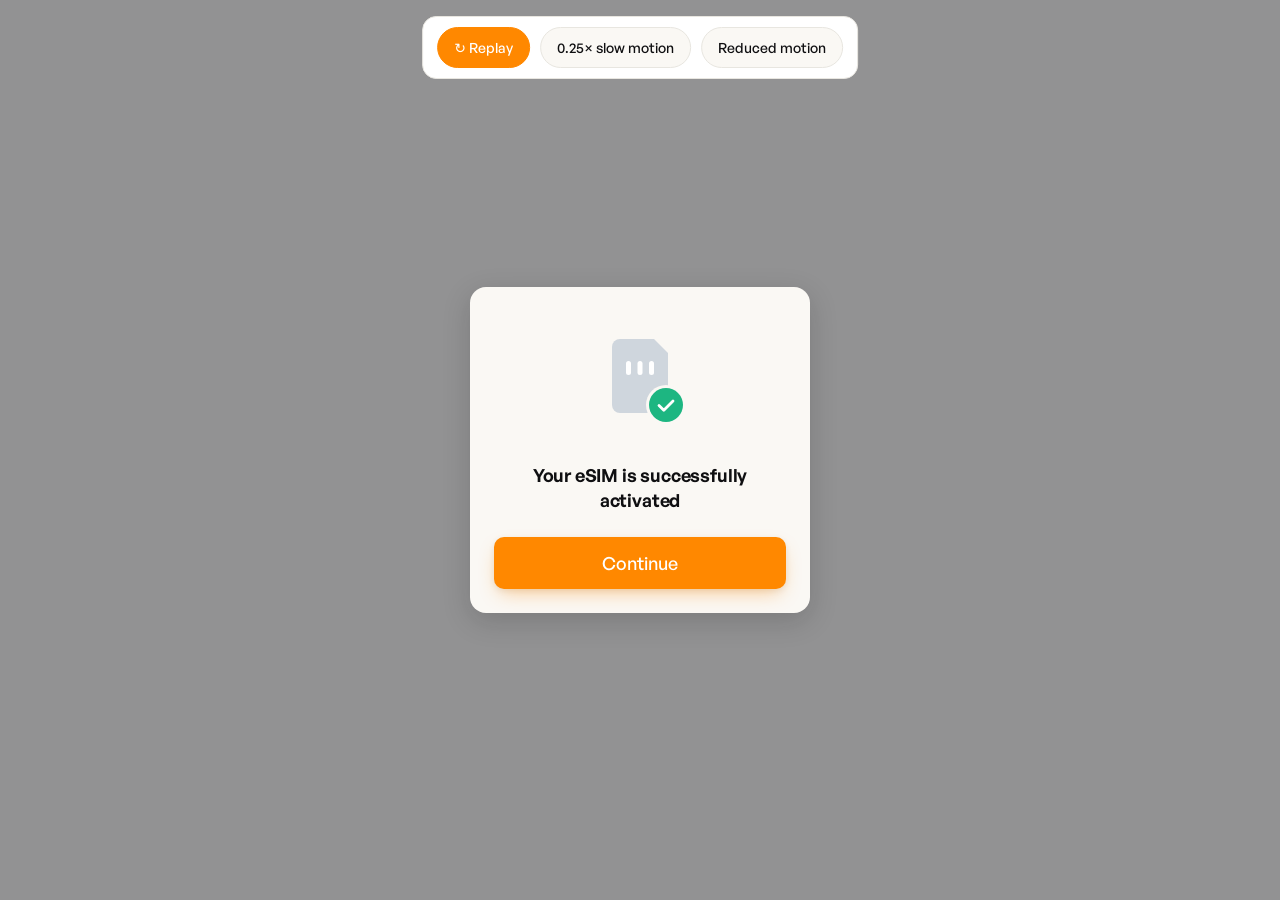
<file: animations/esim-activated.html>
<!doctype html>
<html lang="en">
<head>
<meta charset="utf-8"/>
<meta name="viewport" content="width=device-width, initial-scale=1"/>
<title>eSIM activated — success dialog</title>

<!-- Lives in the design system: colours, type, the dialog and the button all come
     from the shared tokens and component library. Nothing here paints a brand hex. -->
<link rel="stylesheet" href="../tokens.css"/>
<link rel="stylesheet" href="../components.css"/>

<style>
  :root{
    /* Motion tokens — measured final values, one edit away each. A few sit
       between the standard duration steps; that is intentional. */
    --ease-enter:  cubic-bezier(0, 0, .2, 1);      /* arriving / Curves.decelerate    */
    --ease-move:   cubic-bezier(.4, 0, .2, 1);     /* move     / Curves.fastOutSlowIn  */
    --ease-settle: cubic-bezier(.2, .9, .3, 1);    /* gentle overshoot on the SIM      */

    --t-scrim:     .20s;    /* phase 0 — modal appears */
    --t-dialog:    .26s;    /* phase 0 */
    --t-ring-fill: 1.10s;   /* phase 1 */
    --t-ring-out:  .34s;    /* phase 2 */
    --t-sim-fade:  .30s;    /* phase 3 */
    --t-sim-scale: .42s;    /* phase 3 */
    --t-text:      .30s;    /* phases 4-5 */

    --d-ring-out: 1.26s;    /* absolute start times on the one timeline */
    --d-sim:      1.32s;
    --d-title:    1.44s;

    /* SIM-body grey is specific to this graphic (not a partner-themable value). */
    --sim-body: #CFD6DD;
  }

  *{box-sizing:border-box}
  body{margin:0; min-height:100vh; font-family:var(--font); color:var(--textPrimary)}

  /* ======================================================================
     PREVIEW SCAFFOLDING — none of this ships. Just the review controls.
     ====================================================================== */
  .bar{position:fixed; top:16px; left:50%; transform:translateX(-50%); z-index:10;
       display:flex; gap:10px; align-items:center; background:var(--surface);
       border:1px solid var(--border); border-radius:14px; padding:10px 14px}
  .bar button{font:var(--bodyXS500); font-family:var(--font); border:1.5px solid var(--border);
              background:var(--background); color:var(--textPrimary);
              border-radius:var(--radius-pill); padding:9px 16px; cursor:pointer}
  .bar button.on{background:var(--brand); border-color:var(--brand); color:var(--on-brand)}
  .bar button:focus-visible{outline:2px solid var(--brand); outline-offset:2px}

  /* ======================================================================
     COMPONENT — eSIM activated success dialog.
     Presented modally: a dimmed scrim with the dialog centred over it.
     No phone frame, no full screen — it pops up over whatever is behind it.
     ====================================================================== */
  .scrim{position:fixed; inset:0; display:flex; align-items:center; justify-content:center;
          padding:24px; background:rgba(15,15,17,.45)}

  .dialog{                                   /* .hy-dialog + this = the modal card */
    display:flex; flex-direction:column; align-items:center;
    width:340px; max-width:100%; padding:28px 24px 24px; text-align:center;
  }

  .gfx{position:relative; width:132px; height:132px}
  .gfx > *{position:absolute; inset:0; transform-origin:66px 66px}

  /* live percentage readout, centred in the ring; exits with the ring */
  .pct{font-family:var(--font); font-weight:600; font-size:26px; letter-spacing:-.02em;
       fill:var(--textPrimary); font-variant-numeric:tabular-nums}

  h1{font:var(--title6); color:var(--textPrimary); letter-spacing:-.01em;
     max-width:260px; margin:16px 0 0}

  .cta{margin-top:24px;                      /* the real button, in flow */
       box-shadow:0 8px 20px -6px rgba(255,136,0,.45), 0 2px 6px rgba(0,0,0,.08)}

  /* ======================================================================
     MOTION — modal pops up, then one pass. Nothing loops or pulses.
     ====================================================================== */
  @keyframes scrimIn  {from{opacity:0} to{opacity:1}}
  @keyframes dialogIn {from{opacity:0; transform:scale(.96)} to{opacity:1; transform:scale(1)}}
  @keyframes fill     {from{stroke-dashoffset:289.03} to{stroke-dashoffset:0}}
  @keyframes ringOut  {from{opacity:1; transform:scale(1)} to{opacity:0; transform:scale(.86)}}
  @keyframes simFade  {from{opacity:0} to{opacity:1}}
  @keyframes simScale {from{transform:scale(.7)} to{transform:scale(1)}}
  @keyframes up       {from{opacity:0; transform:translateY(8px)} to{opacity:1; transform:none}}

  .run #scrim  {animation:scrimIn  var(--t-scrim)     var(--ease-move)   both}
  .run #dialog {animation:dialogIn var(--t-dialog)    var(--ease-enter)  both}
  .run #arc    {animation:fill     var(--t-ring-fill) var(--ease-enter)  both}
  .run #ring   {animation:ringOut  var(--t-ring-out)  var(--ease-move)   var(--d-ring-out) both}
  .run #sim    {animation:simFade  var(--t-sim-fade)  var(--ease-move)   var(--d-sim) both,
                          simScale var(--t-sim-scale) var(--ease-settle) var(--d-sim) both}
  .run h1      {animation:up var(--t-text) var(--ease-move) var(--d-title) both}

  /* reduced motion / final frame — modal present, SIM shown, ring gone, all static */
  .static #ring{opacity:0}
  .static #sim {opacity:1; transform:scale(1)}
</style>
</head>
<body>
  <!-- preview only -->
  <div class="bar">
    <button id="replay" class="on">↻ Replay</button>
    <button id="slow">0.25× slow motion</button>
    <button id="rm">Reduced motion</button>
  </div>

  <!-- component -->
  <div class="scrim" id="scrim">
    <div class="hy-dialog dialog" id="dialog" role="dialog" aria-modal="true" aria-labelledby="title">
      <div class="gfx" id="gfx">
        <!-- State A: progress ring + live percentage -->
        <svg id="ring" width="132" height="132" viewBox="0 0 132 132" aria-hidden="true">
          <circle cx="66" cy="66" r="46" fill="none" stroke="var(--skeleton)" stroke-width="8"/>
          <circle id="arc" cx="66" cy="66" r="46" fill="none" stroke="var(--success)" stroke-width="8"
                  stroke-linecap="round" stroke-dasharray="289.03" stroke-dashoffset="289.03"
                  transform="rotate(-90 66 66)"/>
          <text id="pct" class="pct" x="66" y="66" text-anchor="middle" dominant-baseline="central">0%</text>
        </svg>
        <!-- State B: SIM + check badge -->
        <svg id="sim" width="132" height="132" viewBox="0 0 132 132" style="opacity:0" aria-hidden="true">
          <path d="M38 32a8 8 0 0 1 8-8h34l14 14v52a8 8 0 0 1-8 8H46a8 8 0 0 1-8-8V32z" fill="var(--sim-body)"/>
          <rect x="52"   y="46" width="5" height="14" rx="2.5" fill="#fff"/>
          <rect x="63.5" y="46" width="5" height="14" rx="2.5" fill="#fff"/>
          <rect x="75"   y="46" width="5" height="14" rx="2.5" fill="#fff"/>
          <circle cx="92" cy="90" r="20" fill="var(--background)"/>
          <circle cx="92" cy="90" r="17" fill="var(--success)"/>
          <path d="M85 90.5l4.8 4.8L99 86" fill="none" stroke="#fff" stroke-width="2.8"
                stroke-linecap="round" stroke-linejoin="round"/>
        </svg>
      </div>
      <h1 id="title">Your eSIM is successfully activated</h1>
      <button class="cta hy-btn hy-btn--filled">Continue</button>
    </div>
  </div>

<script>
  var body = document.body;
  var arc = document.getElementById('arc'), pct = document.getElementById('pct');
  var slow = false, rm = false, raf = 0;

  // Count the readout straight off the arc's rendered position, so it tracks the
  // ring's easing exactly and honours slow motion for free.
  function tick(){
    var off = parseFloat(getComputedStyle(arc).strokeDashoffset) || 0;
    var v = Math.max(0, Math.min(100, Math.round((1 - off / 289.03) * 100)));
    pct.textContent = v + '%';
    raf = v >= 100 ? 0 : requestAnimationFrame(tick);
  }

  function play(){
    if (raf) { cancelAnimationFrame(raf); raf = 0; }
    pct.textContent = '0%';
    body.classList.remove('run','static');
    void body.offsetWidth;                       // restart the CSS animations
    if (rm) { body.classList.add('static'); return; }
    body.classList.add('run');
    var rate = slow ? 4 : 1;                     // 0.25x = 4x longer
    body.getAnimations({subtree:true}).forEach(function(a){ a.playbackRate = 1 / rate; });
    raf = requestAnimationFrame(tick);
  }
  document.getElementById('replay').onclick = play;
  document.getElementById('slow').onclick = function(e){
    slow = !slow; e.currentTarget.classList.toggle('on', slow); play();
  };
  document.getElementById('rm').onclick = function(e){
    rm = !rm; e.currentTarget.classList.toggle('on', rm); play();
  };
  play();
</script>
</body>
</html>
</file>
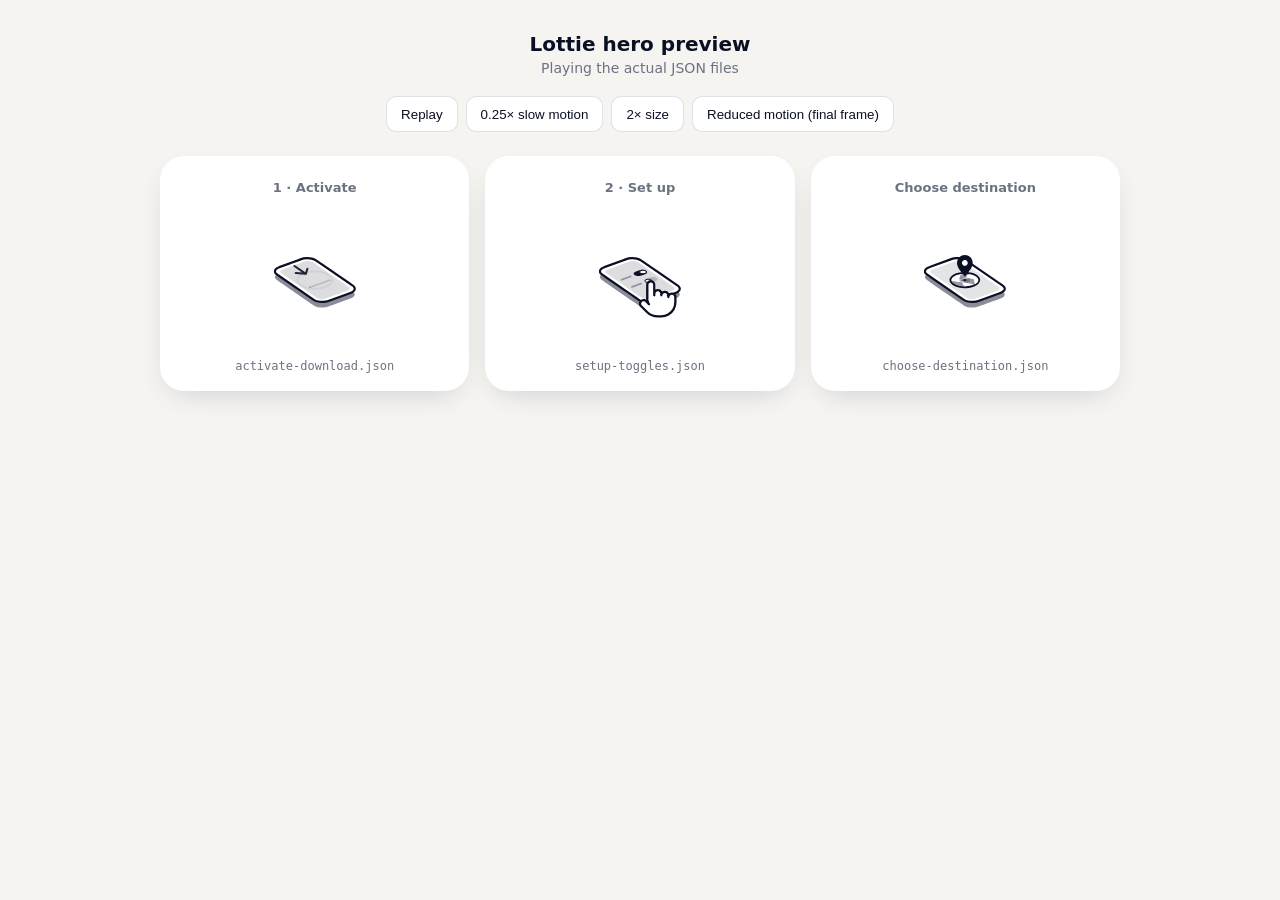
<file: animations/lottie-preview.html>
<!doctype html><html lang="en"><head><meta charset="utf-8"><meta name="viewport" content="width=device-width,initial-scale=1">
<title>Lottie Hero Preview</title>
<style>
:root{--bg:#F5F4F1;--card:#fff;--ink:#0A0F24;--muted:#6B7280;--line:rgba(10,15,36,.12)}
*{box-sizing:border-box}body{margin:0;background:var(--bg);color:var(--ink);font-family:-apple-system,system-ui,sans-serif;padding:32px 16px}
h1{font-size:20px;font-weight:600;text-align:center;margin:0 0 4px}.sub{text-align:center;color:var(--muted);font-size:14px;margin:0 0 20px}
.controls{display:flex;gap:8px;justify-content:center;flex-wrap:wrap;margin-bottom:24px}
.controls button{height:36px;padding:0 14px;border-radius:10px;border:1px solid var(--line);background:var(--card);color:var(--ink);font:500 14px/1 inherit;cursor:pointer}
.controls button[aria-pressed="true"]{background:var(--ink);color:#fff;border-color:var(--ink)}
.grid{display:grid;grid-template-columns:repeat(auto-fit,minmax(260px,1fr));gap:16px;max-width:960px;margin:0 auto}
.card{background:var(--card);border-radius:24px;padding:24px 20px 18px;box-shadow:0 10px 30px -12px rgba(10,15,36,.2);display:flex;flex-direction:column;align-items:center;gap:14px}
.step{margin:0;font-size:13px;font-weight:600;color:var(--muted)}
/* 152 canvas = 112 design box + 20 padding each side: draw at 135.7 % centred on the 100 pt box */
.anim{width:100px;height:100px;position:relative;margin:18px 0}.player{position:absolute;inset:-17.857%}
.big .anim{width:200px;height:200px;margin:36px 0}
.file{margin:0;font:12px ui-monospace,monospace;color:var(--muted)}
</style></head><body>
<h1>Lottie hero preview</h1><p class="sub">Playing the actual JSON files</p>
<div class="controls"><button id="replay">Replay</button><button id="slow" aria-pressed="false">0.25× slow motion</button><button id="big" aria-pressed="false">2× size</button><button id="reduced" aria-pressed="false">Reduced motion (final frame)</button></div>
<div class="grid" id="grid">
<section class="card"><p class="step">1 · Activate</p><div class="anim"><div class="player" data-src="activate-download"></div></div><p class="file">activate-download.json</p></section>
<section class="card"><p class="step">2 · Set up</p><div class="anim"><div class="player" data-src="setup-toggles"></div></div><p class="file">setup-toggles.json</p></section>
<section class="card"><p class="step">Choose destination</p><div class="anim"><div class="player" data-src="choose-destination"></div></div><p class="file">choose-destination.json</p></section>
</div>
<script type="application/json" id="activate-download">{"v":"5.7.4","fr":60,"ip":0,"op":204,"w":152,"h":152,"nm":"activate-download","ddd":0,"assets":[],"layers":[{"ddd":0,"ty":4,"nm":"finger","sr":1,"ks":{"o":{"a":1,"k":[{"t":0.0,"s":[0],"o":{"x":[0.4],"y":[0]},"i":{"x":[0.2],"y":[1]}},{"t":12.24,"s":[100],"o":{"x":[0.4],"y":[0]},"i":{"x":[0.2],"y":[1]}},{"t":53.04,"s":[100],"o":{"x":[0.4],"y":[0]},"i":{"x":[0.2],"y":[1]}},{"t":55.08,"s":[0],"o":{"x":[0.4],"y":[0]},"i":{"x":[0.2],"y":[1]}},{"t":204.0,"s":[0]}]},"r":{"a":0,"k":0},"p":{"a":1,"k":[{"t":0.0,"s":[98.527,109.732,0],"o":{"x":[0.4],"y":[0]},"i":{"x":[0.2],"y":[1]}},{"t":36.72,"s":[76.927,84.532,0],"o":{"x":[0.4],"y":[0]},"i":{"x":[0.2],"y":[1]}},{"t":44.88,"s":[76.927,86.332,0],"o":{"x":[0.4],"y":[0]},"i":{"x":[0.2],"y":[1]}},{"t":53.04,"s":[76.927,84.532,0],"o":{"x":[0.4],"y":[0]},"i":{"x":[0.2],"y":[1]}},{"t":204.0,"s":[76.927,84.532,0]}]},"a":{"a":0,"k":[76.9269856,84.532,0]},"s":{"a":1,"k":[{"t":0.0,"s":[100,100,100],"o":{"x":[0.4],"y":[0]},"i":{"x":[0.2],"y":[1]}},{"t":36.72,"s":[100,100,100],"o":{"x":[0.4],"y":[0]},"i":{"x":[0.2],"y":[1]}},{"t":44.88,"s":[93.0,93.0,100],"o":{"x":[0.4],"y":[0]},"i":{"x":[0.2],"y":[1]}},{"t":53.04,"s":[100,100,100],"o":{"x":[0.4],"y":[0]},"i":{"x":[0.2],"y":[1]}},{"t":204.0,"s":[100,100,100]}]}},"ao":0,"shapes":[{"ty":"gr","nm":"outline","it":[{"ty":"sh","nm":"line 0","ks":{"a":0,"k":{"i":[[0.0,0.0],[0.0,0.0],[0.3633,0.6293],[0.6293,0.3633],[0.7267,0.0],[0.6293,-0.3633],[0.3633,-0.6293],[0.0,-0.7267]],"o":[[0.0,0.0],[0.0,-0.7267],[-0.3633,-0.6293],[-0.6293,-0.3633],[-0.7267,0.0],[-0.6293,0.3633],[-0.3633,0.6293],[0.0,0.0]],"v":[[97.78,99.85],[97.78,97.78],[97.2253,95.71],[95.71,94.1947],[93.64,93.64],[91.57,94.1947],[90.0547,95.71],[89.5,97.78]],"c":false}}},{"ty":"sh","nm":"line 0","ks":{"a":0,"k":{"i":[[0.0,0.0],[0.0,0.0],[0.3633,0.6293],[0.6293,0.3633],[0.7267,0.0],[0.6293,-0.3633],[0.3633,-0.6293],[0.0,-0.7267],[0.0,0.0]],"o":[[0.0,0.0],[0.0,-0.7267],[-0.3633,-0.6293],[-0.6293,-0.3633],[-0.7267,0.0],[-0.6293,0.3633],[-0.3633,0.6293],[0.0,0.0],[0.0,0.0]],"v":[[89.5,97.78],[89.5,95.71],[88.9453,93.64],[87.43,92.1247],[85.36,91.57],[83.29,92.1247],[81.7747,93.64],[81.22,95.71],[81.22,97.78]],"c":false}}},{"ty":"sh","nm":"line 0","ks":{"a":0,"k":{"i":[[0.0,0.0],[0.0,0.0],[0.3633,0.6293],[0.6293,0.3633],[0.7267,0.0],[0.6293,-0.3633],[0.3633,-0.6293],[0.0,-0.7267],[0.0,0.0]],"o":[[0.0,0.0],[0.0,-0.7267],[-0.3633,-0.6293],[-0.6293,-0.3633],[-0.7267,0.0],[-0.6293,0.3633],[-0.3633,0.6293],[0.0,0.0],[0.0,0.0]],"v":[[81.22,96.745],[81.22,85.36],[80.6653,83.29],[79.15,81.7747],[77.08,81.22],[75.01,81.7747],[73.4947,83.29],[72.94,85.36],[72.94,106.06]],"c":false}}},{"ty":"sh","nm":"line 0","ks":{"a":0,"k":{"i":[[0.0,0.0],[-0.3633,0.6293],[-0.6293,0.3633],[-0.7267,0.0],[-0.6293,-0.3633],[-0.3633,-0.6293],[0.0,-0.7267],[0.0,0.0],[1.4533,-2.5173],[2.5173,-1.4533],[2.9067,0.0],[0.0,0.0],[3.0843,3.0636],[0.0,0.0],[0.1585,0.6856],[-0.1944,0.6763],[-0.4984,0.4967],[-0.6769,0.192],[-0.685,-0.1609],[-0.5206,-0.4734],[0.0,0.0]],"o":[[0.0,-0.7267],[0.3633,-0.6293],[0.6293,-0.3633],[0.7267,0.0],[0.6293,0.3633],[0.3633,0.6293],[0.0,0.0],[0.0,2.9067],[-1.4533,2.5173],[-2.5173,1.4533],[0.0,0.0],[-5.796,0.0],[0.0,0.0],[-0.4716,-0.5223],[-0.1585,-0.6856],[0.1944,-0.6763],[0.4984,-0.4967],[0.6769,-0.192],[0.685,0.1609],[0.0,0.0],[0.0,0.0]],"v":[[97.78,99.85],[98.3347,97.78],[99.85,96.2647],[101.92,95.71],[103.99,96.2647],[105.5053,97.78],[106.06,99.85],[106.06,106.06],[103.8414,114.34],[97.78,120.4014],[89.5,122.62],[85.36,122.62],[72.9607,117.7762],[65.5087,110.3242],[64.5479,108.4824],[64.6027,106.4057],[65.6592,104.6171],[67.4516,103.5669],[69.5284,103.5195],[71.3668,104.4868],[75.01,108.13]],"c":false}}},{"ty":"st","nm":"primary","c":{"a":0,"k":[0.0392156862745098,0.058823529411764705,0.1411764705882353,1]},"o":{"a":0,"k":100},"w":{"a":0,"k":2.691},"lc":2,"lj":2,"ml":4},{"ty":"tr","p":{"a":0,"k":[0,0]},"a":{"a":0,"k":[0,0]},"s":{"a":0,"k":[100,100]},"r":{"a":0,"k":0},"o":{"a":0,"k":100},"sk":{"a":0,"k":0},"sa":{"a":0,"k":0},"nm":"Transform"}]},{"ty":"gr","nm":"hand","it":[{"ty":"sh","nm":"path 0","ks":{"a":0,"k":{"i":[[-0.2091,-0.5962],[-0.3633,0.6293],[-0.6293,0.3633],[-0.7267,0.0],[-0.6293,-0.3633],[-0.3633,-0.6293],[0.0,-0.7267],[0.0,0.0],[1.4533,-2.5173],[2.5173,-1.4533],[2.9067,0.0],[0.0,0.0],[3.0843,3.0636],[0.0,0.0],[0.1585,0.6856],[-0.1944,0.6763],[-0.4984,0.4967],[-0.6769,0.192],[-0.685,-0.1609],[-0.5206,-0.4734],[0.0,0.0],[0.0,0.0],[-0.3633,0.6293],[-0.6293,0.3633],[-0.7267,0.0],[-0.6293,-0.3633],[-0.3633,-0.6293],[0.0,-0.7267],[0.0,0.0],[0.0,0.0],[-0.3633,0.6293],[-0.6293,0.3633],[-0.7267,0.0],[-0.6293,-0.3633],[-0.3633,-0.6293],[0.0,-0.7267],[0.0,0.0],[-0.6261,0.0845],[-0.5994,-0.1998],[-0.4502,-0.4433]],"o":[[0.0,-0.7267],[0.3633,-0.6293],[0.6293,-0.3633],[0.7267,0.0],[0.6293,0.3633],[0.3633,0.6293],[0.0,0.0],[0.0,2.9067],[-1.4533,2.5173],[-2.5173,1.4533],[0.0,0.0],[-5.796,0.0],[0.0,0.0],[-0.4716,-0.5223],[-0.1585,-0.6856],[0.1944,-0.6763],[0.4984,-0.4967],[0.6769,-0.192],[0.685,0.1609],[0.0,0.0],[0.0,0.0],[0.0,-0.7267],[0.3633,-0.6293],[0.6293,-0.3633],[0.7267,0.0],[0.6293,0.3633],[0.3633,0.6293],[0.0,0.0],[0.0,0.0],[0.0,-0.7267],[0.3633,-0.6293],[0.6293,-0.3633],[0.7267,0.0],[0.6293,0.3633],[0.3633,0.6293],[0.0,0.0],[0.525,-0.3515],[0.6261,-0.0845],[0.5994,0.1998],[0.4502,0.4433]],"v":[[97.78,99.85],[98.3347,97.78],[99.85,96.2647],[101.92,95.71],[103.99,96.2647],[105.5053,97.78],[106.06,99.85],[106.06,106.06],[103.8414,114.34],[97.78,120.4014],[89.5,122.62],[85.36,122.62],[72.9607,117.7762],[65.5087,110.3242],[64.5479,108.4824],[64.6027,106.4057],[65.6592,104.6171],[67.4516,103.5669],[69.5284,103.5195],[71.3668,104.4868],[75.01,108.13],[75.01,85.36],[75.5647,83.29],[77.08,81.7747],[79.15,81.22],[81.22,81.7747],[82.7353,83.29],[83.29,85.36],[83.29,96.745],[83.29,95.71],[83.8447,93.64],[85.36,92.1247],[87.43,91.57],[89.5,92.1247],[91.0153,93.64],[91.57,95.71],[91.57,97.78],[93.3197,97.1173],[95.1825,97.2926],[96.7779,98.27]],"c":true}}},{"ty":"fl","nm":"white","c":{"a":0,"k":[1,1,1,1]},"o":{"a":0,"k":100},"r":1},{"ty":"tr","p":{"a":0,"k":[0,0]},"a":{"a":0,"k":[0,0]},"s":{"a":0,"k":[100,100]},"r":{"a":0,"k":0},"o":{"a":0,"k":100},"sk":{"a":0,"k":0},"sa":{"a":0,"k":0},"nm":"Transform"}]}],"ip":0,"op":204,"st":0,"bm":0,"ind":1},{"ddd":0,"ty":4,"nm":"done tick","sr":1,"ks":{"o":{"a":1,"k":[{"t":0.0,"s":[0],"o":{"x":[0.4],"y":[0]},"i":{"x":[0.2],"y":[1]}},{"t":155.04,"s":[0],"o":{"x":[0.4],"y":[0]},"i":{"x":[0.2],"y":[1]}},{"t":167.28,"s":[100],"o":{"x":[0.4],"y":[0]},"i":{"x":[0.2],"y":[1]}},{"t":187.68,"s":[100],"o":{"x":[0.4],"y":[0]},"i":{"x":[0.2],"y":[1]}},{"t":197.88,"s":[0],"o":{"x":[0.4],"y":[0]},"i":{"x":[0.2],"y":[1]}},{"t":204.0,"s":[0]}]},"r":{"a":0,"k":0},"p":{"a":0,"k":[0,0,0]},"a":{"a":0,"k":[0,0,0]},"s":{"a":0,"k":[100,100,100]}},"ao":0,"shapes":[{"ty":"gr","nm":"check","it":[{"ty":"sh","nm":"check 0","ks":{"a":1,"k":[{"t":0.0,"s":[{"i":[[0.0,0.0],[0.0,0.0],[0.0,0.0]],"o":[[0.0,0.0],[0.0,0.0],[0.0,0.0]],"v":[[65.9727,75.4554],[68.9898,75.6943],[69.9455,72.6772]],"c":false}],"o":{"x":[0.4],"y":[0]},"i":{"x":[0.2],"y":[1]}},{"t":155.04,"s":[{"i":[[0.0,0.0],[0.0,0.0],[0.0,0.0]],"o":[[0.0,0.0],[0.0,0.0],[0.0,0.0]],"v":[[65.9727,75.4554],[68.9898,75.6943],[69.9455,72.6772]],"c":false}],"o":{"x":[0.4],"y":[0]},"i":{"x":[0.2],"y":[1]}},{"t":167.28,"s":[{"i":[[0.0,0.0],[0.0,0.0],[0.0,0.0]],"o":[[0.0,0.0],[0.0,0.0],[0.0,0.0]],"v":[[63.8757,76.2172],[69.3065,76.6472],[71.0268,71.2165]],"c":false}],"o":{"x":[0.4],"y":[0]},"i":{"x":[0.2],"y":[1]}},{"t":175.44,"s":[{"i":[[0.0,0.0],[0.0,0.0],[0.0,0.0]],"o":[[0.0,0.0],[0.0,0.0],[0.0,0.0]],"v":[[64.2252,76.0902],[69.2537,76.4884],[70.8466,71.4599]],"c":false}],"o":{"x":[0.4],"y":[0]},"i":{"x":[0.2],"y":[1]}},{"t":204.0,"s":[{"i":[[0.0,0.0],[0.0,0.0],[0.0,0.0]],"o":[[0.0,0.0],[0.0,0.0],[0.0,0.0]],"v":[[64.2252,76.0902],[69.2537,76.4884],[70.8466,71.4599]],"c":false}]}]}},{"ty":"st","nm":"white","c":{"a":0,"k":[1,1,1,1]},"o":{"a":0,"k":100},"w":{"a":0,"k":2.4640000000000004},"lc":2,"lj":2,"ml":4},{"ty":"tr","p":{"a":0,"k":[0,0]},"a":{"a":0,"k":[0,0]},"s":{"a":0,"k":[100,100]},"r":{"a":0,"k":0},"o":{"a":0,"k":100},"sk":{"a":0,"k":0},"sa":{"a":0,"k":0},"nm":"Transform"}]},{"ty":"gr","nm":"disc","it":[{"ty":"sh","nm":"disc 0","ks":{"a":1,"k":[{"t":0.0,"s":[{"i":[[-1.0735,0.39],[-1.3197,0.0694],[-1.2122,-0.2699],[-0.78,-0.5368],[-0.1387,-0.6598],[0.5397,-0.6061],[1.0735,-0.39],[1.3197,-0.0694],[1.2122,0.2699],[0.78,0.5368],[0.1387,0.6598],[-0.5397,0.6061]],"o":[[1.0735,-0.39],[1.3197,-0.0694],[1.2122,0.2699],[0.78,0.5368],[0.1387,0.6598],[-0.5397,0.6061],[-1.0735,0.39],[-1.3197,0.0694],[-1.2122,-0.2699],[-0.78,-0.5368],[-0.1387,-0.6598],[0.5397,-0.6061]],"v":[[64.1502,71.4451],[67.8037,70.7439],[71.6688,71.05],[74.7101,72.2814],[76.1125,74.1081],[75.5003,76.0407],[73.0376,77.5613],[69.3841,78.2625],[65.519,77.9564],[62.4777,76.725],[61.0753,74.8983],[61.6875,72.9657]],"c":true}],"o":{"x":[0.4],"y":[0]},"i":{"x":[0.2],"y":[1]}},{"t":155.04,"s":[{"i":[[-1.0735,0.39],[-1.3197,0.0694],[-1.2122,-0.2699],[-0.78,-0.5368],[-0.1387,-0.6598],[0.5397,-0.6061],[1.0735,-0.39],[1.3197,-0.0694],[1.2122,0.2699],[0.78,0.5368],[0.1387,0.6598],[-0.5397,0.6061]],"o":[[1.0735,-0.39],[1.3197,-0.0694],[1.2122,0.2699],[0.78,0.5368],[0.1387,0.6598],[-0.5397,0.6061],[-1.0735,0.39],[-1.3197,0.0694],[-1.2122,-0.2699],[-0.78,-0.5368],[-0.1387,-0.6598],[0.5397,-0.6061]],"v":[[64.1502,71.4451],[67.8037,70.7439],[71.6688,71.05],[74.7101,72.2814],[76.1125,74.1081],[75.5003,76.0407],[73.0376,77.5613],[69.3841,78.2625],[65.519,77.9564],[62.4777,76.725],[61.0753,74.8983],[61.6875,72.9657]],"c":true}],"o":{"x":[0.4],"y":[0]},"i":{"x":[0.2],"y":[1]}},{"t":167.28,"s":[{"i":[[-1.9324,0.702],[-2.3754,0.1248],[-2.182,-0.4858],[-1.4039,-0.9662],[-0.2497,-1.1877],[0.9715,-1.091],[1.9324,-0.702],[2.3754,-0.1248],[2.182,0.4858],[1.4039,0.9662],[0.2497,1.1877],[-0.9715,1.091]],"o":[[1.9324,-0.702],[2.3754,-0.1248],[2.182,0.4858],[1.4039,0.9662],[0.2497,1.1877],[-0.9715,1.091],[-1.9324,0.702],[-2.3754,0.1248],[-2.182,-0.4858],[-1.4039,-0.9662],[-0.2497,-1.1877],[0.9715,-1.091]],"v":[[60.5953,68.9986],[67.1715,67.7365],[74.1288,68.2874],[79.603,70.5039],[82.1274,73.792],[81.0254,77.2706],[76.5925,80.0077],[70.0163,81.2699],[63.059,80.719],[57.5848,78.5025],[55.0605,75.2144],[56.1624,71.7358]],"c":true}],"o":{"x":[0.4],"y":[0]},"i":{"x":[0.2],"y":[1]}},{"t":175.44,"s":[{"i":[[-1.7892,0.65],[-2.1995,0.1156],[-2.0204,-0.4498],[-1.2999,-0.8946],[-0.2312,-1.0997],[0.8995,-1.0102],[1.7892,-0.65],[2.1995,-0.1156],[2.0204,0.4498],[1.2999,0.8946],[0.2312,1.0997],[-0.8995,1.0102]],"o":[[1.7892,-0.65],[2.1995,-0.1156],[2.0204,0.4498],[1.2999,0.8946],[0.2312,1.0997],[-0.8995,1.0102],[-1.7892,0.65],[-2.1995,0.1156],[-2.0204,-0.4498],[-1.2999,-0.8946],[-0.2312,-1.0997],[0.8995,-1.0102]],"v":[[61.1878,69.4064],[67.2768,68.2377],[73.7188,68.7479],[78.7875,70.8001],[81.1249,73.8447],[80.1046,77.0656],[76.0,79.6],[69.911,80.7687],[63.469,80.2585],[58.4003,78.2062],[56.0629,75.1617],[57.0832,71.9408]],"c":true}],"o":{"x":[0.4],"y":[0]},"i":{"x":[0.2],"y":[1]}},{"t":204.0,"s":[{"i":[[-1.7892,0.65],[-2.1995,0.1156],[-2.0204,-0.4498],[-1.2999,-0.8946],[-0.2312,-1.0997],[0.8995,-1.0102],[1.7892,-0.65],[2.1995,-0.1156],[2.0204,0.4498],[1.2999,0.8946],[0.2312,1.0997],[-0.8995,1.0102]],"o":[[1.7892,-0.65],[2.1995,-0.1156],[2.0204,0.4498],[1.2999,0.8946],[0.2312,1.0997],[-0.8995,1.0102],[-1.7892,0.65],[-2.1995,0.1156],[-2.0204,-0.4498],[-1.2999,-0.8946],[-0.2312,-1.0997],[0.8995,-1.0102]],"v":[[61.1878,69.4064],[67.2768,68.2377],[73.7188,68.7479],[78.7875,70.8001],[81.1249,73.8447],[80.1046,77.0656],[76.0,79.6],[69.911,80.7687],[63.469,80.2585],[58.4003,78.2062],[56.0629,75.1617],[57.0832,71.9408]],"c":true}]}]}},{"ty":"fl","nm":"primary","c":{"a":0,"k":[0.0392156862745098,0.058823529411764705,0.1411764705882353,1]},"o":{"a":0,"k":100},"r":1},{"ty":"tr","p":{"a":0,"k":[0,0]},"a":{"a":0,"k":[0,0]},"s":{"a":0,"k":[100,100]},"r":{"a":0,"k":0},"o":{"a":0,"k":100},"sk":{"a":0,"k":0},"sa":{"a":0,"k":0},"nm":"Transform"}]}],"ip":0,"op":204,"st":0,"bm":0,"ind":2},{"ddd":0,"ty":4,"nm":"progress bar","sr":1,"ks":{"o":{"a":1,"k":[{"t":0.0,"s":[100],"o":{"x":[0.4],"y":[0]},"i":{"x":[0.2],"y":[1]}},{"t":183.6,"s":[100],"o":{"x":[0.4],"y":[0]},"i":{"x":[0.2],"y":[1]}},{"t":197.88,"s":[0],"o":{"x":[0.4],"y":[0]},"i":{"x":[0.2],"y":[1]}},{"t":204.0,"s":[0]}]},"r":{"a":0,"k":0},"p":{"a":0,"k":[0,0,0]},"a":{"a":0,"k":[0,0,0]},"s":{"a":0,"k":[100,100,100]}},"ao":0,"shapes":[{"ty":"gr","nm":"bar","it":[{"ty":"sh","nm":"bar","ks":{"a":1,"k":[{"t":0.0,"s":[{"i":[[0.0,0.0],[0.0,0.0],[0.0,0.0],[0.0,0.0]],"o":[[0.0,0.0],[0.0,0.0],[0.0,0.0],[0.0,0.0]],"v":[[69.1112,87.1086],[69.1135,87.1077],[71.2296,88.564],[71.2272,88.5648]],"c":true}],"o":{"x":[0.4],"y":[0]},"i":{"x":[0.2],"y":[1]}},{"t":61.2,"s":[{"i":[[0.0,0.0],[0.0,0.0],[0.0,0.0],[0.0,0.0]],"o":[[0.0,0.0],[0.0,0.0],[0.0,0.0],[0.0,0.0]],"v":[[69.1112,87.1086],[69.1135,87.1077],[71.2296,88.564],[71.2272,88.5648]],"c":true}],"o":{"x":[0.4],"y":[0]},"i":{"x":[0.2],"y":[1]}},{"t":159.12,"s":[{"i":[[0.0,0.0],[0.0,0.0],[0.0,0.0],[0.0,0.0]],"o":[[0.0,0.0],[0.0,0.0],[0.0,0.0],[0.0,0.0]],"v":[[69.1112,87.1086],[92.4109,78.6445],[94.5269,80.1007],[71.2272,88.5648]],"c":true}],"o":{"x":[0.4],"y":[0]},"i":{"x":[0.2],"y":[1]}},{"t":204.0,"s":[{"i":[[0.0,0.0],[0.0,0.0],[0.0,0.0],[0.0,0.0]],"o":[[0.0,0.0],[0.0,0.0],[0.0,0.0],[0.0,0.0]],"v":[[69.1112,87.1086],[92.4109,78.6445],[94.5269,80.1007],[71.2272,88.5648]],"c":true}]}]}},{"ty":"fl","nm":"primary","c":{"a":0,"k":[0.0392156862745098,0.058823529411764705,0.1411764705882353,1]},"o":{"a":0,"k":100},"r":1},{"ty":"tr","p":{"a":0,"k":[0,0]},"a":{"a":0,"k":[0,0]},"s":{"a":0,"k":[100,100]},"r":{"a":0,"k":0},"o":{"a":0,"k":100},"sk":{"a":0,"k":0},"sa":{"a":0,"k":0},"nm":"Transform"}]}],"ip":0,"op":204,"st":0,"bm":0,"ind":3},{"ddd":0,"ty":4,"nm":"progress track","sr":1,"ks":{"o":{"a":1,"k":[{"t":0.0,"s":[100],"o":{"x":[0.4],"y":[0]},"i":{"x":[0.2],"y":[1]}},{"t":183.6,"s":[100],"o":{"x":[0.4],"y":[0]},"i":{"x":[0.2],"y":[1]}},{"t":197.88,"s":[0],"o":{"x":[0.4],"y":[0]},"i":{"x":[0.2],"y":[1]}},{"t":204.0,"s":[0]}]},"r":{"a":0,"k":0},"p":{"a":0,"k":[0,0,0]},"a":{"a":0,"k":[0,0,0]},"s":{"a":0,"k":[100,100,100]}},"ao":0,"shapes":[{"ty":"gr","nm":"track","it":[{"ty":"sh","nm":"path 0","ks":{"a":0,"k":{"i":[[0.0,0.0],[0.0,0.0],[0.0,0.0],[0.0,0.0]],"o":[[0.0,0.0],[0.0,0.0],[0.0,0.0],[0.0,0.0]],"v":[[69.1112,87.1086],[92.4109,78.6445],[94.5269,80.1007],[71.2272,88.5648]],"c":true}}},{"ty":"fl","nm":"primary","c":{"a":0,"k":[0.0392156862745098,0.058823529411764705,0.1411764705882353,1]},"o":{"a":0,"k":15},"r":1},{"ty":"tr","p":{"a":0,"k":[0,0]},"a":{"a":0,"k":[0,0]},"s":{"a":0,"k":[100,100]},"r":{"a":0,"k":0},"o":{"a":0,"k":100},"sk":{"a":0,"k":0},"sa":{"a":0,"k":0},"nm":"Transform"}]}],"ip":0,"op":204,"st":0,"bm":0,"ind":4},{"ddd":0,"ty":4,"nm":"download arrow","sr":1,"ks":{"o":{"a":1,"k":[{"t":0.0,"s":[0],"o":{"x":[0.4],"y":[0]},"i":{"x":[0.2],"y":[1]}},{"t":61.2,"s":[0],"o":{"x":[0.4],"y":[0]},"i":{"x":[0.2],"y":[1]}},{"t":73.44,"s":[100],"o":{"x":[0.4],"y":[0]},"i":{"x":[0.2],"y":[1]}},{"t":122.4,"s":[100],"o":{"x":[0.4],"y":[0]},"i":{"x":[0.2],"y":[1]}},{"t":134.64,"s":[0],"o":{"x":[0.4],"y":[0]},"i":{"x":[0.2],"y":[1]}},{"t":204.0,"s":[0]}]},"r":{"a":0,"k":0},"p":{"a":1,"k":[{"t":0.0,"s":[-9.5221,-6.553,0],"o":{"x":[0.4],"y":[0]},"i":{"x":[0.2],"y":[1]}},{"t":61.2,"s":[-9.5221,-6.553,0],"o":{"x":[0.4],"y":[0]},"i":{"x":[0.2],"y":[1]}},{"t":122.4,"s":[1.058,0.7281,0],"o":{"x":[0.4],"y":[0]},"i":{"x":[0.2],"y":[1]}},{"t":204.0,"s":[1.058,0.7281,0]}]},"a":{"a":0,"k":[0,0,0]},"s":{"a":0,"k":[100,100,100]}},"ao":0,"shapes":[{"ty":"gr","nm":"arrow","it":[{"ty":"sh","nm":"arrow 0","ks":{"a":0,"k":{"i":[[0.0,0.0],[0.0,0.0]],"o":[[0.0,0.0],[0.0,0.0]],"v":[[62.2458,70.1345],[74.942,78.8719]],"c":false}}},{"ty":"sh","nm":"arrow 0","ks":{"a":0,"k":{"i":[[0.0,0.0],[0.0,0.0],[0.0,0.0]],"o":[[0.0,0.0],[0.0,0.0],[0.0,0.0]],"v":[[63.6279,77.9759],[74.942,78.8719],[76.734,73.2148]],"c":false}}},{"ty":"st","nm":"primary","c":{"a":0,"k":[0.0392156862745098,0.058823529411764705,0.1411764705882353,1]},"o":{"a":0,"k":100},"w":{"a":0,"k":2.24},"lc":2,"lj":2,"ml":4},{"ty":"tr","p":{"a":0,"k":[0,0]},"a":{"a":0,"k":[0,0]},"s":{"a":0,"k":[100,100]},"r":{"a":0,"k":0},"o":{"a":0,"k":100},"sk":{"a":0,"k":0},"sa":{"a":0,"k":0},"nm":"Transform"}]}],"ip":0,"op":204,"st":0,"bm":0,"ind":5},{"ddd":0,"ty":4,"nm":"tap ripple","sr":1,"ks":{"o":{"a":1,"k":[{"t":0.0,"s":[0],"o":{"x":[0.4],"y":[0]},"i":{"x":[0.2],"y":[1]}},{"t":42.84,"s":[0],"o":{"x":[0.4],"y":[0]},"i":{"x":[0.2],"y":[1]}},{"t":48.96,"s":[90.0],"o":{"x":[0.4],"y":[0]},"i":{"x":[0.2],"y":[1]}},{"t":77.52,"s":[0],"o":{"x":[0.4],"y":[0]},"i":{"x":[0.2],"y":[1]}},{"t":204.0,"s":[0]}]},"r":{"a":0,"k":0},"p":{"a":0,"k":[0,0,0]},"a":{"a":0,"k":[0,0,0]},"s":{"a":0,"k":[100,100,100]}},"ao":0,"shapes":[{"ty":"gr","nm":"ripple","it":[{"ty":"sh","nm":"ripple 0","ks":{"a":1,"k":[{"t":0.0,"s":[{"i":[[-0.5368,0.195],[-0.6598,0.0347],[-0.6061,-0.1349],[-0.39,-0.2684],[-0.0694,-0.3299],[0.2699,-0.3031],[0.5368,-0.195],[0.6598,-0.0347],[0.6061,0.1349],[0.39,0.2684],[0.0694,0.3299],[-0.2699,0.3031]],"o":[[0.5368,-0.195],[0.6598,-0.0347],[0.6061,0.1349],[0.39,0.2684],[0.0694,0.3299],[-0.2699,0.3031],[-0.5368,0.195],[-0.6598,0.0347],[-0.6061,-0.1349],[-0.39,-0.2684],[-0.0694,-0.3299],[0.2699,-0.3031]],"v":[[73.7782,78.071],[75.6049,77.7204],[77.5375,77.8734],[79.0581,78.4891],[79.7593,79.4024],[79.4532,80.3687],[78.2218,81.129],[76.3951,81.4796],[74.4625,81.3266],[72.9419,80.7109],[72.2407,79.7976],[72.5468,78.8313]],"c":true}],"o":{"x":[0.4],"y":[0]},"i":{"x":[0.2],"y":[1]}},{"t":42.84,"s":[{"i":[[-0.5368,0.195],[-0.6598,0.0347],[-0.6061,-0.1349],[-0.39,-0.2684],[-0.0694,-0.3299],[0.2699,-0.3031],[0.5368,-0.195],[0.6598,-0.0347],[0.6061,0.1349],[0.39,0.2684],[0.0694,0.3299],[-0.2699,0.3031]],"o":[[0.5368,-0.195],[0.6598,-0.0347],[0.6061,0.1349],[0.39,0.2684],[0.0694,0.3299],[-0.2699,0.3031],[-0.5368,0.195],[-0.6598,0.0347],[-0.6061,-0.1349],[-0.39,-0.2684],[-0.0694,-0.3299],[0.2699,-0.3031]],"v":[[73.7782,78.071],[75.6049,77.7204],[77.5375,77.8734],[79.0581,78.4891],[79.7593,79.4024],[79.4532,80.3687],[78.2218,81.129],[76.3951,81.4796],[74.4625,81.3266],[72.9419,80.7109],[72.2407,79.7976],[72.5468,78.8313]],"c":true}],"o":{"x":[0.4],"y":[0]},"i":{"x":[0.2],"y":[1]}},{"t":77.52,"s":[{"i":[[-2.8628,1.04],[-3.5192,0.1849],[-3.2326,-0.7196],[-2.0799,-1.4314],[-0.3699,-1.7596],[1.4393,-1.6163],[2.8628,-1.04],[3.5192,-0.1849],[3.2326,0.7196],[2.0799,1.4314],[0.3699,1.7596],[-1.4393,1.6163]],"o":[[2.8628,-1.04],[3.5192,-0.1849],[3.2326,0.7196],[2.0799,1.4314],[0.3699,1.7596],[-1.4393,1.6163],[-2.8628,1.04],[-3.5192,0.1849],[-3.2326,-0.7196],[-2.0799,-1.4314],[-0.3699,-1.7596],[1.4393,-1.6163]],"v":[[64.1502,71.4451],[73.8927,69.5752],[84.1998,70.3915],[92.3098,73.6751],[96.0496,78.5464],[94.4171,83.6999],[87.8498,87.7549],[78.1073,89.6248],[67.8002,88.8085],[59.6902,85.5249],[55.9504,80.6536],[57.5829,75.5001]],"c":true}],"o":{"x":[0.4],"y":[0]},"i":{"x":[0.2],"y":[1]}},{"t":204.0,"s":[{"i":[[-2.8628,1.04],[-3.5192,0.1849],[-3.2326,-0.7196],[-2.0799,-1.4314],[-0.3699,-1.7596],[1.4393,-1.6163],[2.8628,-1.04],[3.5192,-0.1849],[3.2326,0.7196],[2.0799,1.4314],[0.3699,1.7596],[-1.4393,1.6163]],"o":[[2.8628,-1.04],[3.5192,-0.1849],[3.2326,0.7196],[2.0799,1.4314],[0.3699,1.7596],[-1.4393,1.6163],[-2.8628,1.04],[-3.5192,0.1849],[-3.2326,-0.7196],[-2.0799,-1.4314],[-0.3699,-1.7596],[1.4393,-1.6163]],"v":[[64.1502,71.4451],[73.8927,69.5752],[84.1998,70.3915],[92.3098,73.6751],[96.0496,78.5464],[94.4171,83.6999],[87.8498,87.7549],[78.1073,89.6248],[67.8002,88.8085],[59.6902,85.5249],[55.9504,80.6536],[57.5829,75.5001]],"c":true}]}]}},{"ty":"st","nm":"primary","c":{"a":0,"k":[0.0392156862745098,0.058823529411764705,0.1411764705882353,1]},"o":{"a":0,"k":100},"w":{"a":0,"k":2.0160000000000005},"lc":2,"lj":2,"ml":4},{"ty":"tr","p":{"a":0,"k":[0,0]},"a":{"a":0,"k":[0,0]},"s":{"a":0,"k":[100,100]},"r":{"a":0,"k":0},"o":{"a":0,"k":100},"sk":{"a":0,"k":0},"sa":{"a":0,"k":0},"nm":"Transform"}]}],"ip":0,"op":204,"st":0,"bm":0,"ind":6},{"ddd":0,"ty":4,"nm":"screen glow","sr":1,"ks":{"o":{"a":1,"k":[{"t":0.0,"s":[0],"o":{"x":[0.4],"y":[0]},"i":{"x":[0.2],"y":[1]}},{"t":44.88,"s":[0],"o":{"x":[0.4],"y":[0]},"i":{"x":[0.2],"y":[1]}},{"t":57.12,"s":[100],"o":{"x":[0.4],"y":[0]},"i":{"x":[0.2],"y":[1]}},{"t":187.68,"s":[100],"o":{"x":[0.4],"y":[0]},"i":{"x":[0.2],"y":[1]}},{"t":197.88,"s":[0],"o":{"x":[0.4],"y":[0]},"i":{"x":[0.2],"y":[1]}},{"t":204.0,"s":[0]}]},"r":{"a":0,"k":0},"p":{"a":0,"k":[0,0,0]},"a":{"a":0,"k":[0,0,0]},"s":{"a":0,"k":[100,100,100]}},"ao":0,"shapes":[{"ty":"gr","nm":"glow","it":[{"ty":"sh","nm":"path 0","ks":{"a":0,"k":{"i":[[-0.8946,0.325],[0.0,0.0],[-1.0997,0.0578],[-1.0102,-0.2249],[-0.65,-0.4473],[0.0,0.0],[-0.1156,-0.5499],[0.4498,-0.5051],[0.8946,-0.325],[0.0,0.0],[1.0997,-0.0578],[1.0102,0.2249],[0.65,0.4473],[0.0,0.0],[0.1156,0.5499],[-0.4498,0.5051]],"o":[[0.0,0.0],[0.8946,-0.325],[1.0997,-0.0578],[1.0102,0.2249],[0.0,0.0],[0.65,0.4473],[0.1156,0.5499],[-0.4498,0.5051],[0.0,0.0],[-0.8946,0.325],[-1.0997,0.0578],[-1.0102,-0.2249],[0.0,0.0],[-0.65,-0.4473],[-0.1156,-0.5499],[0.4498,-0.5051]],"v":[[39.8167,67.714],[64.5727,58.7208],[67.6172,58.1365],[70.8381,58.3916],[73.3725,59.4177],[113.577,87.0861],[114.7457,88.6084],[114.2356,90.2189],[112.1833,91.486],[87.4273,100.4792],[84.3828,101.0635],[81.1619,100.8084],[78.6275,99.7823],[38.423,72.1139],[37.2543,70.5916],[37.7644,68.9811]],"c":true}}},{"ty":"fl","nm":"primary","c":{"a":0,"k":[0.0392156862745098,0.058823529411764705,0.1411764705882353,1]},"o":{"a":0,"k":10},"r":1},{"ty":"tr","p":{"a":0,"k":[0,0]},"a":{"a":0,"k":[0,0]},"s":{"a":0,"k":[100,100]},"r":{"a":0,"k":0},"o":{"a":0,"k":100},"sk":{"a":0,"k":0},"sa":{"a":0,"k":0},"nm":"Transform"}]}],"ip":0,"op":204,"st":0,"bm":0,"ind":7},{"ddd":0,"ty":4,"nm":"screen","sr":1,"ks":{"o":{"a":0,"k":100},"r":{"a":0,"k":0},"p":{"a":0,"k":[0,0,0]},"a":{"a":0,"k":[0,0,0]},"s":{"a":0,"k":[100,100,100]}},"ao":0,"shapes":[{"ty":"gr","nm":"screen","it":[{"ty":"sh","nm":"path 0","ks":{"a":0,"k":{"i":[[-0.8946,0.325],[0.0,0.0],[-1.0997,0.0578],[-1.0102,-0.2249],[-0.65,-0.4473],[0.0,0.0],[-0.1156,-0.5499],[0.4498,-0.5051],[0.8946,-0.325],[0.0,0.0],[1.0997,-0.0578],[1.0102,0.2249],[0.65,0.4473],[0.0,0.0],[0.1156,0.5499],[-0.4498,0.5051]],"o":[[0.0,0.0],[0.8946,-0.325],[1.0997,-0.0578],[1.0102,0.2249],[0.0,0.0],[0.65,0.4473],[0.1156,0.5499],[-0.4498,0.5051],[0.0,0.0],[-0.8946,0.325],[-1.0997,0.0578],[-1.0102,-0.2249],[0.0,0.0],[-0.65,-0.4473],[-0.1156,-0.5499],[0.4498,-0.5051]],"v":[[39.8167,67.714],[64.5727,58.7208],[67.6172,58.1365],[70.8381,58.3916],[73.3725,59.4177],[113.577,87.0861],[114.7457,88.6084],[114.2356,90.2189],[112.1833,91.486],[87.4273,100.4792],[84.3828,101.0635],[81.1619,100.8084],[78.6275,99.7823],[38.423,72.1139],[37.2543,70.5916],[37.7644,68.9811]],"c":true}}},{"ty":"fl","nm":"primary","c":{"a":0,"k":[0.0392156862745098,0.058823529411764705,0.1411764705882353,1]},"o":{"a":0,"k":4},"r":1},{"ty":"tr","p":{"a":0,"k":[0,0]},"a":{"a":0,"k":[0,0]},"s":{"a":0,"k":[100,100]},"r":{"a":0,"k":0},"o":{"a":0,"k":100},"sk":{"a":0,"k":0},"sa":{"a":0,"k":0},"nm":"Transform"}]}],"ip":0,"op":204,"st":0,"bm":0,"ind":8},{"ddd":0,"ty":4,"nm":"phone","sr":1,"ks":{"o":{"a":0,"k":100},"r":{"a":0,"k":0},"p":{"a":0,"k":[0,0,0]},"a":{"a":0,"k":[0,0,0]},"s":{"a":0,"k":[100,100,100]}},"ao":0,"shapes":[{"ty":"gr","nm":"phone","it":[{"ty":"sh","nm":"path 0","ks":{"a":0,"k":{"i":[[-1.6614,0.6035],[0.0,0.0],[-2.0424,0.1073],[-1.8761,-0.4176],[-1.2071,-0.8307],[0.0,0.0],[-0.2147,-1.0212],[0.8353,-0.938],[1.6614,-0.6035],[0.0,0.0],[2.0424,-0.1073],[1.8761,0.4176],[1.2071,0.8307],[0.0,0.0],[0.2147,1.0212],[-0.8353,0.938]],"o":[[0.0,0.0],[1.6614,-0.6035],[2.0424,-0.1073],[1.8761,0.4176],[0.0,0.0],[1.2071,0.8307],[0.2147,1.0212],[-0.8353,0.938],[0.0,0.0],[-1.6614,0.6035],[-2.0424,0.1073],[-1.8761,-0.4176],[0.0,0.0],[-1.2071,-0.8307],[-0.2147,-1.0212],[0.8353,-0.938]],"v":[[36.1137,65.1656],[60.8696,56.1724],[66.5237,55.0872],[72.5055,55.561],[77.2122,57.4667],[118.4747,85.8631],[120.6451,88.6902],[119.6977,91.6811],[115.8863,94.0344],[91.1304,103.0276],[85.4763,104.1128],[79.4945,103.639],[74.7878,101.7333],[33.5253,73.3369],[31.3549,70.5098],[32.3023,67.5189]],"c":true}}},{"ty":"st","nm":"primary","c":{"a":0,"k":[0.0392156862745098,0.058823529411764705,0.1411764705882353,1]},"o":{"a":0,"k":100},"w":{"a":0,"k":2.4640000000000004},"lc":2,"lj":2,"ml":4},{"ty":"fl","nm":"white","c":{"a":0,"k":[1,1,1,1]},"o":{"a":0,"k":100},"r":1},{"ty":"tr","p":{"a":0,"k":[0,0]},"a":{"a":0,"k":[0,0]},"s":{"a":0,"k":[100,100]},"r":{"a":0,"k":0},"o":{"a":0,"k":100},"sk":{"a":0,"k":0},"sa":{"a":0,"k":0},"nm":"Transform"}]}],"ip":0,"op":204,"st":0,"bm":0,"ind":9},{"ddd":0,"ty":4,"nm":"phone shadow","sr":1,"ks":{"o":{"a":0,"k":100},"r":{"a":0,"k":0},"p":{"a":0,"k":[0,0,0]},"a":{"a":0,"k":[0,0,0]},"s":{"a":0,"k":[100,100,100]}},"ao":0,"shapes":[{"ty":"gr","nm":"shadow","it":[{"ty":"sh","nm":"path 0","ks":{"a":0,"k":{"i":[[-1.6614,0.6035],[0.0,0.0],[-2.0424,0.1073],[-1.8761,-0.4176],[-1.2071,-0.8307],[0.0,0.0],[-0.2147,-1.0212],[0.8353,-0.938],[1.6614,-0.6035],[0.0,0.0],[2.0424,-0.1073],[1.8761,0.4176],[1.2071,0.8307],[0.0,0.0],[0.2147,1.0212],[-0.8353,0.938]],"o":[[0.0,0.0],[1.6614,-0.6035],[2.0424,-0.1073],[1.8761,0.4176],[0.0,0.0],[1.2071,0.8307],[0.2147,1.0212],[-0.8353,0.938],[0.0,0.0],[-1.6614,0.6035],[-2.0424,0.1073],[-1.8761,-0.4176],[0.0,0.0],[-1.2071,-0.8307],[-0.2147,-1.0212],[0.8353,-0.938]],"v":[[36.1137,71.4656],[60.8696,62.4724],[66.5237,61.3872],[72.5055,61.861],[77.2122,63.7667],[118.4747,92.1631],[120.6451,94.9902],[119.6977,97.9811],[115.8863,100.3344],[91.1304,109.3276],[85.4763,110.4128],[79.4945,109.939],[74.7878,108.0333],[33.5253,79.6369],[31.3549,76.8098],[32.3023,73.8189]],"c":true}}},{"ty":"fl","nm":"shadow grey","c":{"a":0,"k":[0.5411764705882353,0.5529411764705883,0.596078431372549,1]},"o":{"a":0,"k":100},"r":1},{"ty":"tr","p":{"a":0,"k":[0,0]},"a":{"a":0,"k":[0,0]},"s":{"a":0,"k":[100,100]},"r":{"a":0,"k":0},"o":{"a":0,"k":100},"sk":{"a":0,"k":0},"sa":{"a":0,"k":0},"nm":"Transform"}]}],"ip":0,"op":204,"st":0,"bm":0,"ind":10}],"markers":[]}</script>
<script type="application/json" id="setup-toggles">{"v":"5.7.4","fr":60,"ip":0,"op":204,"w":152,"h":152,"nm":"setup-toggles","ddd":0,"assets":[],"layers":[{"ddd":0,"ty":4,"nm":"finger","sr":1,"ks":{"o":{"a":1,"k":[{"t":0.0,"s":[0],"o":{"x":[0.4],"y":[0]},"i":{"x":[0.2],"y":[1]}},{"t":12.24,"s":[100],"o":{"x":[0.4],"y":[0]},"i":{"x":[0.2],"y":[1]}},{"t":89.76,"s":[100],"o":{"x":[0.4],"y":[0]},"i":{"x":[0.2],"y":[1]}},{"t":91.8,"s":[0],"o":{"x":[0.4],"y":[0]},"i":{"x":[0.2],"y":[1]}},{"t":204.0,"s":[0]}]},"r":{"a":0,"k":0},"p":{"a":1,"k":[{"t":0.0,"s":[97.987,100.192,0],"o":{"x":[0.4],"y":[0]},"i":{"x":[0.2],"y":[1]}},{"t":32.64,"s":[76.387,74.992,0],"o":{"x":[0.4],"y":[0]},"i":{"x":[0.2],"y":[1]}},{"t":38.76,"s":[76.387,76.432,0],"o":{"x":[0.4],"y":[0]},"i":{"x":[0.2],"y":[1]}},{"t":44.88,"s":[76.387,74.992,0],"o":{"x":[0.4],"y":[0]},"i":{"x":[0.2],"y":[1]}},{"t":61.2,"s":[88.087,83.092,0],"o":{"x":[0.4],"y":[0]},"i":{"x":[0.2],"y":[1]}},{"t":67.32,"s":[88.087,84.532,0],"o":{"x":[0.4],"y":[0]},"i":{"x":[0.2],"y":[1]}},{"t":73.44,"s":[88.087,83.092,0],"o":{"x":[0.4],"y":[0]},"i":{"x":[0.2],"y":[1]}},{"t":204.0,"s":[88.087,83.092,0]}]},"a":{"a":0,"k":[76.3869856,74.99199999999999,0]},"s":{"a":1,"k":[{"t":0.0,"s":[100,100,100],"o":{"x":[0.4],"y":[0]},"i":{"x":[0.2],"y":[1]}},{"t":32.64,"s":[100,100,100],"o":{"x":[0.4],"y":[0]},"i":{"x":[0.2],"y":[1]}},{"t":38.76,"s":[93.0,93.0,100],"o":{"x":[0.4],"y":[0]},"i":{"x":[0.2],"y":[1]}},{"t":44.88,"s":[100,100,100],"o":{"x":[0.4],"y":[0]},"i":{"x":[0.2],"y":[1]}},{"t":61.2,"s":[100,100,100],"o":{"x":[0.4],"y":[0]},"i":{"x":[0.2],"y":[1]}},{"t":67.32,"s":[93.0,93.0,100],"o":{"x":[0.4],"y":[0]},"i":{"x":[0.2],"y":[1]}},{"t":73.44,"s":[100,100,100],"o":{"x":[0.4],"y":[0]},"i":{"x":[0.2],"y":[1]}},{"t":204.0,"s":[100,100,100]}]}},"ao":0,"shapes":[{"ty":"gr","nm":"outline","it":[{"ty":"sh","nm":"line 0","ks":{"a":0,"k":{"i":[[0.0,0.0],[0.0,0.0],[0.3633,0.6293],[0.6293,0.3633],[0.7267,0.0],[0.6293,-0.3633],[0.3633,-0.6293],[0.0,-0.7267]],"o":[[0.0,0.0],[0.0,-0.7267],[-0.3633,-0.6293],[-0.6293,-0.3633],[-0.7267,0.0],[-0.6293,0.3633],[-0.3633,0.6293],[0.0,0.0]],"v":[[97.24,90.31],[97.24,88.24],[96.6853,86.17],[95.17,84.6547],[93.1,84.1],[91.03,84.6547],[89.5147,86.17],[88.96,88.24]],"c":false}}},{"ty":"sh","nm":"line 0","ks":{"a":0,"k":{"i":[[0.0,0.0],[0.0,0.0],[0.3633,0.6293],[0.6293,0.3633],[0.7267,0.0],[0.6293,-0.3633],[0.3633,-0.6293],[0.0,-0.7267],[0.0,0.0]],"o":[[0.0,0.0],[0.0,-0.7267],[-0.3633,-0.6293],[-0.6293,-0.3633],[-0.7267,0.0],[-0.6293,0.3633],[-0.3633,0.6293],[0.0,0.0],[0.0,0.0]],"v":[[88.96,88.24],[88.96,86.17],[88.4053,84.1],[86.89,82.5847],[84.82,82.03],[82.75,82.5847],[81.2347,84.1],[80.68,86.17],[80.68,88.24]],"c":false}}},{"ty":"sh","nm":"line 0","ks":{"a":0,"k":{"i":[[0.0,0.0],[0.0,0.0],[0.3633,0.6293],[0.6293,0.3633],[0.7267,0.0],[0.6293,-0.3633],[0.3633,-0.6293],[0.0,-0.7267],[0.0,0.0]],"o":[[0.0,0.0],[0.0,-0.7267],[-0.3633,-0.6293],[-0.6293,-0.3633],[-0.7267,0.0],[-0.6293,0.3633],[-0.3633,0.6293],[0.0,0.0],[0.0,0.0]],"v":[[80.68,87.205],[80.68,75.82],[80.1253,73.75],[78.61,72.2347],[76.54,71.68],[74.47,72.2347],[72.9547,73.75],[72.4,75.82],[72.4,96.52]],"c":false}}},{"ty":"sh","nm":"line 0","ks":{"a":0,"k":{"i":[[0.0,0.0],[-0.3633,0.6293],[-0.6293,0.3633],[-0.7267,0.0],[-0.6293,-0.3633],[-0.3633,-0.6293],[0.0,-0.7267],[0.0,0.0],[1.4533,-2.5173],[2.5173,-1.4533],[2.9067,0.0],[0.0,0.0],[3.0843,3.0636],[0.0,0.0],[0.1585,0.6856],[-0.1944,0.6763],[-0.4984,0.4967],[-0.6769,0.192],[-0.685,-0.1609],[-0.5206,-0.4734],[0.0,0.0]],"o":[[0.0,-0.7267],[0.3633,-0.6293],[0.6293,-0.3633],[0.7267,0.0],[0.6293,0.3633],[0.3633,0.6293],[0.0,0.0],[0.0,2.9067],[-1.4533,2.5173],[-2.5173,1.4533],[0.0,0.0],[-5.796,0.0],[0.0,0.0],[-0.4716,-0.5223],[-0.1585,-0.6856],[0.1944,-0.6763],[0.4984,-0.4967],[0.6769,-0.192],[0.685,0.1609],[0.0,0.0],[0.0,0.0]],"v":[[97.24,90.31],[97.7947,88.24],[99.31,86.7247],[101.38,86.17],[103.45,86.7247],[104.9653,88.24],[105.52,90.31],[105.52,96.52],[103.3014,104.8],[97.24,110.8614],[88.96,113.08],[84.82,113.08],[72.4207,108.2362],[64.9687,100.7842],[64.0079,98.9424],[64.0627,96.8657],[65.1192,95.0771],[66.9116,94.0269],[68.9884,93.9795],[70.8268,94.9468],[74.47,98.59]],"c":false}}},{"ty":"st","nm":"primary","c":{"a":0,"k":[0.0392156862745098,0.058823529411764705,0.1411764705882353,1]},"o":{"a":0,"k":100},"w":{"a":0,"k":2.691},"lc":2,"lj":2,"ml":4},{"ty":"tr","p":{"a":0,"k":[0,0]},"a":{"a":0,"k":[0,0]},"s":{"a":0,"k":[100,100]},"r":{"a":0,"k":0},"o":{"a":0,"k":100},"sk":{"a":0,"k":0},"sa":{"a":0,"k":0},"nm":"Transform"}]},{"ty":"gr","nm":"hand","it":[{"ty":"sh","nm":"path 0","ks":{"a":0,"k":{"i":[[-0.2091,-0.5962],[-0.3633,0.6293],[-0.6293,0.3633],[-0.7267,0.0],[-0.6293,-0.3633],[-0.3633,-0.6293],[0.0,-0.7267],[0.0,0.0],[1.4533,-2.5173],[2.5173,-1.4533],[2.9067,0.0],[0.0,0.0],[3.0843,3.0636],[0.0,0.0],[0.1585,0.6856],[-0.1944,0.6763],[-0.4984,0.4967],[-0.6769,0.192],[-0.685,-0.1609],[-0.5206,-0.4734],[0.0,0.0],[0.0,0.0],[-0.3633,0.6293],[-0.6293,0.3633],[-0.7267,0.0],[-0.6293,-0.3633],[-0.3633,-0.6293],[0.0,-0.7267],[0.0,0.0],[0.0,0.0],[-0.3633,0.6293],[-0.6293,0.3633],[-0.7267,0.0],[-0.6293,-0.3633],[-0.3633,-0.6293],[0.0,-0.7267],[0.0,0.0],[-0.6261,0.0845],[-0.5994,-0.1998],[-0.4502,-0.4433]],"o":[[0.0,-0.7267],[0.3633,-0.6293],[0.6293,-0.3633],[0.7267,0.0],[0.6293,0.3633],[0.3633,0.6293],[0.0,0.0],[0.0,2.9067],[-1.4533,2.5173],[-2.5173,1.4533],[0.0,0.0],[-5.796,0.0],[0.0,0.0],[-0.4716,-0.5223],[-0.1585,-0.6856],[0.1944,-0.6763],[0.4984,-0.4967],[0.6769,-0.192],[0.685,0.1609],[0.0,0.0],[0.0,0.0],[0.0,-0.7267],[0.3633,-0.6293],[0.6293,-0.3633],[0.7267,0.0],[0.6293,0.3633],[0.3633,0.6293],[0.0,0.0],[0.0,0.0],[0.0,-0.7267],[0.3633,-0.6293],[0.6293,-0.3633],[0.7267,0.0],[0.6293,0.3633],[0.3633,0.6293],[0.0,0.0],[0.525,-0.3515],[0.6261,-0.0845],[0.5994,0.1998],[0.4502,0.4433]],"v":[[97.24,90.31],[97.7947,88.24],[99.31,86.7247],[101.38,86.17],[103.45,86.7247],[104.9653,88.24],[105.52,90.31],[105.52,96.52],[103.3014,104.8],[97.24,110.8614],[88.96,113.08],[84.82,113.08],[72.4207,108.2362],[64.9687,100.7842],[64.0079,98.9424],[64.0627,96.8657],[65.1192,95.0771],[66.9116,94.0269],[68.9884,93.9795],[70.8268,94.9468],[74.47,98.59],[74.47,75.82],[75.0247,73.75],[76.54,72.2347],[78.61,71.68],[80.68,72.2347],[82.1953,73.75],[82.75,75.82],[82.75,87.205],[82.75,86.17],[83.3047,84.1],[84.82,82.5847],[86.89,82.03],[88.96,82.5847],[90.4753,84.1],[91.03,86.17],[91.03,88.24],[92.7797,87.5773],[94.6425,87.7526],[96.2379,88.73]],"c":true}}},{"ty":"fl","nm":"white","c":{"a":0,"k":[1,1,1,1]},"o":{"a":0,"k":100},"r":1},{"ty":"tr","p":{"a":0,"k":[0,0]},"a":{"a":0,"k":[0,0]},"s":{"a":0,"k":[100,100]},"r":{"a":0,"k":0},"o":{"a":0,"k":100},"sk":{"a":0,"k":0},"sa":{"a":0,"k":0},"nm":"Transform"}]}],"ip":0,"op":204,"st":0,"bm":0,"ind":1},{"ddd":0,"ty":4,"nm":"toggle 2 knob","sr":1,"ks":{"o":{"a":0,"k":100},"r":{"a":0,"k":0},"p":{"a":1,"k":[{"t":0.0,"s":[0.0,0.0,0],"o":{"x":[0.4],"y":[0]},"i":{"x":[0.2],"y":[1]}},{"t":67.32,"s":[0.0,0.0,0],"o":{"x":[0.4],"y":[0]},"i":{"x":[0.2],"y":[1]}},{"t":79.56,"s":[5.8249,-2.116,0],"o":{"x":[0.4],"y":[0]},"i":{"x":[0.2],"y":[1]}},{"t":187.68,"s":[5.8249,-2.116,0],"o":{"x":[0.4],"y":[0]},"i":{"x":[0.2],"y":[1]}},{"t":197.88,"s":[0.0,0.0,0],"o":{"x":[0.4],"y":[0]},"i":{"x":[0.2],"y":[1]}},{"t":204.0,"s":[0.0,0.0,0]}]},"a":{"a":0,"k":[0,0,0]},"s":{"a":0,"k":[100,100,100]}},"ao":0,"shapes":[{"ty":"gr","nm":"knob","it":[{"ty":"sh","nm":"path 0","ks":{"a":0,"k":{"i":[[-0.5368,0.195],[-0.6598,0.0347],[-0.6061,-0.1349],[-0.39,-0.2684],[-0.0694,-0.3299],[0.2699,-0.3031],[0.5368,-0.195],[0.6598,-0.0347],[0.6061,0.1349],[0.39,0.2684],[0.0694,0.3299],[-0.2699,0.3031]],"o":[[0.5368,-0.195],[0.6598,-0.0347],[0.6061,0.1349],[0.39,0.2684],[0.0694,0.3299],[-0.2699,0.3031],[-0.5368,0.195],[-0.6598,0.0347],[-0.6061,-0.1349],[-0.39,-0.2684],[-0.0694,-0.3299],[0.2699,-0.3031]],"v":[[83.107,79.1319],[84.9337,78.7813],[86.8663,78.9343],[88.3869,79.55],[89.0882,80.4634],[88.7821,81.4297],[87.5507,82.19],[85.724,82.5406],[83.7914,82.3875],[82.2708,81.7719],[81.5696,80.8585],[81.8757,79.8922]],"c":true}}},{"ty":"st","nm":"primary","c":{"a":0,"k":[0.0392156862745098,0.058823529411764705,0.1411764705882353,1]},"o":{"a":0,"k":100},"w":{"a":0,"k":1.12},"lc":2,"lj":2,"ml":4},{"ty":"fl","nm":"white","c":{"a":0,"k":[1,1,1,1]},"o":{"a":0,"k":100},"r":1},{"ty":"tr","p":{"a":0,"k":[0,0]},"a":{"a":0,"k":[0,0]},"s":{"a":0,"k":[100,100]},"r":{"a":0,"k":0},"o":{"a":0,"k":100},"sk":{"a":0,"k":0},"sa":{"a":0,"k":0},"nm":"Transform"}]}],"ip":0,"op":204,"st":0,"bm":0,"ind":2},{"ddd":0,"ty":4,"nm":"toggle 2 fill","sr":1,"ks":{"o":{"a":1,"k":[{"t":0.0,"s":[0],"o":{"x":[0.4],"y":[0]},"i":{"x":[0.2],"y":[1]}},{"t":67.32,"s":[0],"o":{"x":[0.4],"y":[0]},"i":{"x":[0.2],"y":[1]}},{"t":79.56,"s":[100],"o":{"x":[0.4],"y":[0]},"i":{"x":[0.2],"y":[1]}},{"t":187.68,"s":[100],"o":{"x":[0.4],"y":[0]},"i":{"x":[0.2],"y":[1]}},{"t":197.88,"s":[0],"o":{"x":[0.4],"y":[0]},"i":{"x":[0.2],"y":[1]}},{"t":204.0,"s":[0]}]},"r":{"a":0,"k":0},"p":{"a":0,"k":[0,0,0]},"a":{"a":0,"k":[0,0,0]},"s":{"a":0,"k":[100,100,100]}},"ao":0,"shapes":[{"ty":"gr","nm":"fill","it":[{"ty":"sh","nm":"path 0","ks":{"a":0,"k":{"i":[[-0.7668,0.2786],[0.0,0.0],[-0.9426,0.0495],[-0.8659,-0.1928],[-0.5571,-0.3834],[0.0,0.0],[-0.0991,-0.4713],[0.3855,-0.4329],[0.7668,-0.2786],[0.0,0.0],[0.9426,-0.0495],[0.8659,0.1928],[0.5571,0.3834],[0.0,0.0],[0.0991,0.4713],[-0.3855,0.4329]],"o":[[0.0,0.0],[0.7668,-0.2786],[0.9426,-0.0495],[0.8659,0.1928],[0.0,0.0],[0.5571,0.3834],[0.0991,0.4713],[-0.3855,0.4329],[0.0,0.0],[-0.7668,0.2786],[-0.9426,0.0495],[-0.8659,-0.1928],[0.0,0.0],[-0.5571,-0.3834],[-0.0991,-0.4713],[0.3855,-0.4329]],"v":[[82.8829,78.2121],[87.2516,76.6251],[89.8612,76.1242],[92.622,76.3428],[94.7944,77.2224],[94.7944,77.2224],[95.7961,78.5272],[95.3588,79.9076],[93.5997,80.9938],[89.231,82.5808],[86.6214,83.0816],[83.8606,82.863],[81.6883,81.9835],[81.6883,81.9835],[80.6866,80.6787],[81.1238,79.2982]],"c":true}}},{"ty":"fl","nm":"primary","c":{"a":0,"k":[0.0392156862745098,0.058823529411764705,0.1411764705882353,1]},"o":{"a":0,"k":100},"r":1},{"ty":"tr","p":{"a":0,"k":[0,0]},"a":{"a":0,"k":[0,0]},"s":{"a":0,"k":[100,100]},"r":{"a":0,"k":0},"o":{"a":0,"k":100},"sk":{"a":0,"k":0},"sa":{"a":0,"k":0},"nm":"Transform"}]}],"ip":0,"op":204,"st":0,"bm":0,"ind":3},{"ddd":0,"ty":4,"nm":"toggle 2 track","sr":1,"ks":{"o":{"a":0,"k":100},"r":{"a":0,"k":0},"p":{"a":0,"k":[0,0,0]},"a":{"a":0,"k":[0,0,0]},"s":{"a":0,"k":[100,100,100]}},"ao":0,"shapes":[{"ty":"gr","nm":"track","it":[{"ty":"sh","nm":"path 0","ks":{"a":0,"k":{"i":[[-0.7668,0.2786],[0.0,0.0],[-0.9426,0.0495],[-0.8659,-0.1928],[-0.5571,-0.3834],[0.0,0.0],[-0.0991,-0.4713],[0.3855,-0.4329],[0.7668,-0.2786],[0.0,0.0],[0.9426,-0.0495],[0.8659,0.1928],[0.5571,0.3834],[0.0,0.0],[0.0991,0.4713],[-0.3855,0.4329]],"o":[[0.0,0.0],[0.7668,-0.2786],[0.9426,-0.0495],[0.8659,0.1928],[0.0,0.0],[0.5571,0.3834],[0.0991,0.4713],[-0.3855,0.4329],[0.0,0.0],[-0.7668,0.2786],[-0.9426,0.0495],[-0.8659,-0.1928],[0.0,0.0],[-0.5571,-0.3834],[-0.0991,-0.4713],[0.3855,-0.4329]],"v":[[82.8829,78.2121],[87.2516,76.6251],[89.8612,76.1242],[92.622,76.3428],[94.7944,77.2224],[94.7944,77.2224],[95.7961,78.5272],[95.3588,79.9076],[93.5997,80.9938],[89.231,82.5808],[86.6214,83.0816],[83.8606,82.863],[81.6883,81.9835],[81.6883,81.9835],[80.6866,80.6787],[81.1238,79.2982]],"c":true}}},{"ty":"fl","nm":"primary","c":{"a":0,"k":[0.0392156862745098,0.058823529411764705,0.1411764705882353,1]},"o":{"a":0,"k":14},"r":1},{"ty":"tr","p":{"a":0,"k":[0,0]},"a":{"a":0,"k":[0,0]},"s":{"a":0,"k":[100,100]},"r":{"a":0,"k":0},"o":{"a":0,"k":100},"sk":{"a":0,"k":0},"sa":{"a":0,"k":0},"nm":"Transform"}]}],"ip":0,"op":204,"st":0,"bm":0,"ind":4},{"ddd":0,"ty":4,"nm":"toggle 2 label","sr":1,"ks":{"o":{"a":0,"k":100},"r":{"a":0,"k":0},"p":{"a":0,"k":[0,0,0]},"a":{"a":0,"k":[0,0,0]},"s":{"a":0,"k":[100,100,100]}},"ao":0,"shapes":[{"ty":"gr","nm":"label","it":[{"ty":"sh","nm":"path 0","ks":{"a":0,"k":{"i":[[0.0,0.0],[0.0,0.0]],"o":[[0.0,0.0],[0.0,0.0]],"v":[[67.126,87.2735],[77.3196,83.5705]],"c":false}}},{"ty":"st","nm":"primary","c":{"a":0,"k":[0.0392156862745098,0.058823529411764705,0.1411764705882353,1]},"o":{"a":0,"k":35},"w":{"a":0,"k":2.0160000000000005},"lc":2,"lj":2,"ml":4},{"ty":"tr","p":{"a":0,"k":[0,0]},"a":{"a":0,"k":[0,0]},"s":{"a":0,"k":[100,100]},"r":{"a":0,"k":0},"o":{"a":0,"k":100},"sk":{"a":0,"k":0},"sa":{"a":0,"k":0},"nm":"Transform"}]}],"ip":0,"op":204,"st":0,"bm":0,"ind":5},{"ddd":0,"ty":4,"nm":"toggle 1 knob","sr":1,"ks":{"o":{"a":0,"k":100},"r":{"a":0,"k":0},"p":{"a":1,"k":[{"t":0.0,"s":[0.0,0.0,0],"o":{"x":[0.4],"y":[0]},"i":{"x":[0.2],"y":[1]}},{"t":38.76,"s":[0.0,0.0,0],"o":{"x":[0.4],"y":[0]},"i":{"x":[0.2],"y":[1]}},{"t":51.0,"s":[5.8249,-2.116,0],"o":{"x":[0.4],"y":[0]},"i":{"x":[0.2],"y":[1]}},{"t":187.68,"s":[5.8249,-2.116,0],"o":{"x":[0.4],"y":[0]},"i":{"x":[0.2],"y":[1]}},{"t":197.88,"s":[0.0,0.0,0],"o":{"x":[0.4],"y":[0]},"i":{"x":[0.2],"y":[1]}},{"t":204.0,"s":[0.0,0.0,0]}]},"a":{"a":0,"k":[0,0,0]},"s":{"a":0,"k":[100,100,100]}},"ao":0,"shapes":[{"ty":"gr","nm":"knob","it":[{"ty":"sh","nm":"path 0","ks":{"a":0,"k":{"i":[[-0.5368,0.195],[-0.6598,0.0347],[-0.6061,-0.1349],[-0.39,-0.2684],[-0.0694,-0.3299],[0.2699,-0.3031],[0.5368,-0.195],[0.6598,-0.0347],[0.6061,0.1349],[0.39,0.2684],[0.0694,0.3299],[-0.2699,0.3031]],"o":[[0.5368,-0.195],[0.6598,-0.0347],[0.6061,0.1349],[0.39,0.2684],[0.0694,0.3299],[-0.2699,0.3031],[-0.5368,0.195],[-0.6598,0.0347],[-0.6061,-0.1349],[-0.39,-0.2684],[-0.0694,-0.3299],[0.2699,-0.3031]],"v":[[71.4689,71.1226],[73.2956,70.772],[75.2282,70.9251],[76.7488,71.5408],[77.45,72.4541],[77.1439,73.4204],[75.9125,74.1807],[74.0858,74.5313],[72.1532,74.3783],[70.6326,73.7626],[69.9314,72.8492],[70.2375,71.8829]],"c":true}}},{"ty":"st","nm":"primary","c":{"a":0,"k":[0.0392156862745098,0.058823529411764705,0.1411764705882353,1]},"o":{"a":0,"k":100},"w":{"a":0,"k":1.12},"lc":2,"lj":2,"ml":4},{"ty":"fl","nm":"white","c":{"a":0,"k":[1,1,1,1]},"o":{"a":0,"k":100},"r":1},{"ty":"tr","p":{"a":0,"k":[0,0]},"a":{"a":0,"k":[0,0]},"s":{"a":0,"k":[100,100]},"r":{"a":0,"k":0},"o":{"a":0,"k":100},"sk":{"a":0,"k":0},"sa":{"a":0,"k":0},"nm":"Transform"}]}],"ip":0,"op":204,"st":0,"bm":0,"ind":6},{"ddd":0,"ty":4,"nm":"toggle 1 fill","sr":1,"ks":{"o":{"a":1,"k":[{"t":0.0,"s":[0],"o":{"x":[0.4],"y":[0]},"i":{"x":[0.2],"y":[1]}},{"t":38.76,"s":[0],"o":{"x":[0.4],"y":[0]},"i":{"x":[0.2],"y":[1]}},{"t":51.0,"s":[100],"o":{"x":[0.4],"y":[0]},"i":{"x":[0.2],"y":[1]}},{"t":187.68,"s":[100],"o":{"x":[0.4],"y":[0]},"i":{"x":[0.2],"y":[1]}},{"t":197.88,"s":[0],"o":{"x":[0.4],"y":[0]},"i":{"x":[0.2],"y":[1]}},{"t":204.0,"s":[0]}]},"r":{"a":0,"k":0},"p":{"a":0,"k":[0,0,0]},"a":{"a":0,"k":[0,0,0]},"s":{"a":0,"k":[100,100,100]}},"ao":0,"shapes":[{"ty":"gr","nm":"fill","it":[{"ty":"sh","nm":"path 0","ks":{"a":0,"k":{"i":[[-0.7668,0.2786],[0.0,0.0],[-0.9426,0.0495],[-0.8659,-0.1928],[-0.5571,-0.3834],[0.0,0.0],[-0.0991,-0.4713],[0.3855,-0.4329],[0.7668,-0.2786],[0.0,0.0],[0.9426,-0.0495],[0.8659,0.1928],[0.5571,0.3834],[0.0,0.0],[0.0991,0.4713],[-0.3855,0.4329]],"o":[[0.0,0.0],[0.7668,-0.2786],[0.9426,-0.0495],[0.8659,0.1928],[0.0,0.0],[0.5571,0.3834],[0.0991,0.4713],[-0.3855,0.4329],[0.0,0.0],[-0.7668,0.2786],[-0.9426,0.0495],[-0.8659,-0.1928],[0.0,0.0],[-0.5571,-0.3834],[-0.0991,-0.4713],[0.3855,-0.4329]],"v":[[71.2448,70.2028],[75.6135,68.6158],[78.2231,68.1149],[80.9839,68.3336],[83.1562,69.2131],[83.1562,69.2131],[84.1579,70.5179],[83.7207,71.8983],[81.9616,72.9845],[77.5929,74.5715],[74.9833,75.0724],[72.2225,74.8537],[70.0501,73.9742],[70.0501,73.9742],[69.0484,72.6694],[69.4857,71.289]],"c":true}}},{"ty":"fl","nm":"primary","c":{"a":0,"k":[0.0392156862745098,0.058823529411764705,0.1411764705882353,1]},"o":{"a":0,"k":100},"r":1},{"ty":"tr","p":{"a":0,"k":[0,0]},"a":{"a":0,"k":[0,0]},"s":{"a":0,"k":[100,100]},"r":{"a":0,"k":0},"o":{"a":0,"k":100},"sk":{"a":0,"k":0},"sa":{"a":0,"k":0},"nm":"Transform"}]}],"ip":0,"op":204,"st":0,"bm":0,"ind":7},{"ddd":0,"ty":4,"nm":"toggle 1 track","sr":1,"ks":{"o":{"a":0,"k":100},"r":{"a":0,"k":0},"p":{"a":0,"k":[0,0,0]},"a":{"a":0,"k":[0,0,0]},"s":{"a":0,"k":[100,100,100]}},"ao":0,"shapes":[{"ty":"gr","nm":"track","it":[{"ty":"sh","nm":"path 0","ks":{"a":0,"k":{"i":[[-0.7668,0.2786],[0.0,0.0],[-0.9426,0.0495],[-0.8659,-0.1928],[-0.5571,-0.3834],[0.0,0.0],[-0.0991,-0.4713],[0.3855,-0.4329],[0.7668,-0.2786],[0.0,0.0],[0.9426,-0.0495],[0.8659,0.1928],[0.5571,0.3834],[0.0,0.0],[0.0991,0.4713],[-0.3855,0.4329]],"o":[[0.0,0.0],[0.7668,-0.2786],[0.9426,-0.0495],[0.8659,0.1928],[0.0,0.0],[0.5571,0.3834],[0.0991,0.4713],[-0.3855,0.4329],[0.0,0.0],[-0.7668,0.2786],[-0.9426,0.0495],[-0.8659,-0.1928],[0.0,0.0],[-0.5571,-0.3834],[-0.0991,-0.4713],[0.3855,-0.4329]],"v":[[71.2448,70.2028],[75.6135,68.6158],[78.2231,68.1149],[80.9839,68.3336],[83.1562,69.2131],[83.1562,69.2131],[84.1579,70.5179],[83.7207,71.8983],[81.9616,72.9845],[77.5929,74.5715],[74.9833,75.0724],[72.2225,74.8537],[70.0501,73.9742],[70.0501,73.9742],[69.0484,72.6694],[69.4857,71.289]],"c":true}}},{"ty":"fl","nm":"primary","c":{"a":0,"k":[0.0392156862745098,0.058823529411764705,0.1411764705882353,1]},"o":{"a":0,"k":14},"r":1},{"ty":"tr","p":{"a":0,"k":[0,0]},"a":{"a":0,"k":[0,0]},"s":{"a":0,"k":[100,100]},"r":{"a":0,"k":0},"o":{"a":0,"k":100},"sk":{"a":0,"k":0},"sa":{"a":0,"k":0},"nm":"Transform"}]}],"ip":0,"op":204,"st":0,"bm":0,"ind":8},{"ddd":0,"ty":4,"nm":"toggle 1 label","sr":1,"ks":{"o":{"a":0,"k":100},"r":{"a":0,"k":0},"p":{"a":0,"k":[0,0,0]},"a":{"a":0,"k":[0,0,0]},"s":{"a":0,"k":[100,100,100]}},"ao":0,"shapes":[{"ty":"gr","nm":"label","it":[{"ty":"sh","nm":"path 0","ks":{"a":0,"k":{"i":[[0.0,0.0],[0.0,0.0]],"o":[[0.0,0.0],[0.0,0.0]],"v":[[55.4878,79.2643],[65.6814,75.5612]],"c":false}}},{"ty":"st","nm":"primary","c":{"a":0,"k":[0.0392156862745098,0.058823529411764705,0.1411764705882353,1]},"o":{"a":0,"k":35},"w":{"a":0,"k":2.0160000000000005},"lc":2,"lj":2,"ml":4},{"ty":"tr","p":{"a":0,"k":[0,0]},"a":{"a":0,"k":[0,0]},"s":{"a":0,"k":[100,100]},"r":{"a":0,"k":0},"o":{"a":0,"k":100},"sk":{"a":0,"k":0},"sa":{"a":0,"k":0},"nm":"Transform"}]}],"ip":0,"op":204,"st":0,"bm":0,"ind":9},{"ddd":0,"ty":4,"nm":"screen glow","sr":1,"ks":{"o":{"a":1,"k":[{"t":0.0,"s":[0],"o":{"x":[0.4],"y":[0]},"i":{"x":[0.2],"y":[1]}},{"t":32.64,"s":[0],"o":{"x":[0.4],"y":[0]},"i":{"x":[0.2],"y":[1]}},{"t":40.8,"s":[100],"o":{"x":[0.4],"y":[0]},"i":{"x":[0.2],"y":[1]}},{"t":187.68,"s":[100],"o":{"x":[0.4],"y":[0]},"i":{"x":[0.2],"y":[1]}},{"t":197.88,"s":[0],"o":{"x":[0.4],"y":[0]},"i":{"x":[0.2],"y":[1]}},{"t":204.0,"s":[0]}]},"r":{"a":0,"k":0},"p":{"a":0,"k":[0,0,0]},"a":{"a":0,"k":[0,0,0]},"s":{"a":0,"k":[100,100,100]}},"ao":0,"shapes":[{"ty":"gr","nm":"glow","it":[{"ty":"sh","nm":"path 0","ks":{"a":0,"k":{"i":[[-0.8946,0.325],[0.0,0.0],[-1.0997,0.0578],[-1.0102,-0.2249],[-0.65,-0.4473],[0.0,0.0],[-0.1156,-0.5499],[0.4498,-0.5051],[0.8946,-0.325],[0.0,0.0],[1.0997,-0.0578],[1.0102,0.2249],[0.65,0.4473],[0.0,0.0],[0.1156,0.5499],[-0.4498,0.5051]],"o":[[0.0,0.0],[0.8946,-0.325],[1.0997,-0.0578],[1.0102,0.2249],[0.0,0.0],[0.65,0.4473],[0.1156,0.5499],[-0.4498,0.5051],[0.0,0.0],[-0.8946,0.325],[-1.0997,0.0578],[-1.0102,-0.2249],[0.0,0.0],[-0.65,-0.4473],[-0.1156,-0.5499],[0.4498,-0.5051]],"v":[[39.8167,67.714],[64.5727,58.7208],[67.6172,58.1365],[70.8381,58.3916],[73.3725,59.4177],[113.577,87.0861],[114.7457,88.6084],[114.2356,90.2189],[112.1833,91.486],[87.4273,100.4792],[84.3828,101.0635],[81.1619,100.8084],[78.6275,99.7823],[38.423,72.1139],[37.2543,70.5916],[37.7644,68.9811]],"c":true}}},{"ty":"fl","nm":"primary","c":{"a":0,"k":[0.0392156862745098,0.058823529411764705,0.1411764705882353,1]},"o":{"a":0,"k":10},"r":1},{"ty":"tr","p":{"a":0,"k":[0,0]},"a":{"a":0,"k":[0,0]},"s":{"a":0,"k":[100,100]},"r":{"a":0,"k":0},"o":{"a":0,"k":100},"sk":{"a":0,"k":0},"sa":{"a":0,"k":0},"nm":"Transform"}]}],"ip":0,"op":204,"st":0,"bm":0,"ind":10},{"ddd":0,"ty":4,"nm":"screen","sr":1,"ks":{"o":{"a":0,"k":100},"r":{"a":0,"k":0},"p":{"a":0,"k":[0,0,0]},"a":{"a":0,"k":[0,0,0]},"s":{"a":0,"k":[100,100,100]}},"ao":0,"shapes":[{"ty":"gr","nm":"screen","it":[{"ty":"sh","nm":"path 0","ks":{"a":0,"k":{"i":[[-0.8946,0.325],[0.0,0.0],[-1.0997,0.0578],[-1.0102,-0.2249],[-0.65,-0.4473],[0.0,0.0],[-0.1156,-0.5499],[0.4498,-0.5051],[0.8946,-0.325],[0.0,0.0],[1.0997,-0.0578],[1.0102,0.2249],[0.65,0.4473],[0.0,0.0],[0.1156,0.5499],[-0.4498,0.5051]],"o":[[0.0,0.0],[0.8946,-0.325],[1.0997,-0.0578],[1.0102,0.2249],[0.0,0.0],[0.65,0.4473],[0.1156,0.5499],[-0.4498,0.5051],[0.0,0.0],[-0.8946,0.325],[-1.0997,0.0578],[-1.0102,-0.2249],[0.0,0.0],[-0.65,-0.4473],[-0.1156,-0.5499],[0.4498,-0.5051]],"v":[[39.8167,67.714],[64.5727,58.7208],[67.6172,58.1365],[70.8381,58.3916],[73.3725,59.4177],[113.577,87.0861],[114.7457,88.6084],[114.2356,90.2189],[112.1833,91.486],[87.4273,100.4792],[84.3828,101.0635],[81.1619,100.8084],[78.6275,99.7823],[38.423,72.1139],[37.2543,70.5916],[37.7644,68.9811]],"c":true}}},{"ty":"fl","nm":"primary","c":{"a":0,"k":[0.0392156862745098,0.058823529411764705,0.1411764705882353,1]},"o":{"a":0,"k":4},"r":1},{"ty":"tr","p":{"a":0,"k":[0,0]},"a":{"a":0,"k":[0,0]},"s":{"a":0,"k":[100,100]},"r":{"a":0,"k":0},"o":{"a":0,"k":100},"sk":{"a":0,"k":0},"sa":{"a":0,"k":0},"nm":"Transform"}]}],"ip":0,"op":204,"st":0,"bm":0,"ind":11},{"ddd":0,"ty":4,"nm":"phone","sr":1,"ks":{"o":{"a":0,"k":100},"r":{"a":0,"k":0},"p":{"a":0,"k":[0,0,0]},"a":{"a":0,"k":[0,0,0]},"s":{"a":0,"k":[100,100,100]}},"ao":0,"shapes":[{"ty":"gr","nm":"phone","it":[{"ty":"sh","nm":"path 0","ks":{"a":0,"k":{"i":[[-1.6614,0.6035],[0.0,0.0],[-2.0424,0.1073],[-1.8761,-0.4176],[-1.2071,-0.8307],[0.0,0.0],[-0.2147,-1.0212],[0.8353,-0.938],[1.6614,-0.6035],[0.0,0.0],[2.0424,-0.1073],[1.8761,0.4176],[1.2071,0.8307],[0.0,0.0],[0.2147,1.0212],[-0.8353,0.938]],"o":[[0.0,0.0],[1.6614,-0.6035],[2.0424,-0.1073],[1.8761,0.4176],[0.0,0.0],[1.2071,0.8307],[0.2147,1.0212],[-0.8353,0.938],[0.0,0.0],[-1.6614,0.6035],[-2.0424,0.1073],[-1.8761,-0.4176],[0.0,0.0],[-1.2071,-0.8307],[-0.2147,-1.0212],[0.8353,-0.938]],"v":[[36.1137,65.1656],[60.8696,56.1724],[66.5237,55.0872],[72.5055,55.561],[77.2122,57.4667],[118.4747,85.8631],[120.6451,88.6902],[119.6977,91.6811],[115.8863,94.0344],[91.1304,103.0276],[85.4763,104.1128],[79.4945,103.639],[74.7878,101.7333],[33.5253,73.3369],[31.3549,70.5098],[32.3023,67.5189]],"c":true}}},{"ty":"st","nm":"primary","c":{"a":0,"k":[0.0392156862745098,0.058823529411764705,0.1411764705882353,1]},"o":{"a":0,"k":100},"w":{"a":0,"k":2.4640000000000004},"lc":2,"lj":2,"ml":4},{"ty":"fl","nm":"white","c":{"a":0,"k":[1,1,1,1]},"o":{"a":0,"k":100},"r":1},{"ty":"tr","p":{"a":0,"k":[0,0]},"a":{"a":0,"k":[0,0]},"s":{"a":0,"k":[100,100]},"r":{"a":0,"k":0},"o":{"a":0,"k":100},"sk":{"a":0,"k":0},"sa":{"a":0,"k":0},"nm":"Transform"}]}],"ip":0,"op":204,"st":0,"bm":0,"ind":12},{"ddd":0,"ty":4,"nm":"phone shadow","sr":1,"ks":{"o":{"a":0,"k":100},"r":{"a":0,"k":0},"p":{"a":0,"k":[0,0,0]},"a":{"a":0,"k":[0,0,0]},"s":{"a":0,"k":[100,100,100]}},"ao":0,"shapes":[{"ty":"gr","nm":"shadow","it":[{"ty":"sh","nm":"path 0","ks":{"a":0,"k":{"i":[[-1.6614,0.6035],[0.0,0.0],[-2.0424,0.1073],[-1.8761,-0.4176],[-1.2071,-0.8307],[0.0,0.0],[-0.2147,-1.0212],[0.8353,-0.938],[1.6614,-0.6035],[0.0,0.0],[2.0424,-0.1073],[1.8761,0.4176],[1.2071,0.8307],[0.0,0.0],[0.2147,1.0212],[-0.8353,0.938]],"o":[[0.0,0.0],[1.6614,-0.6035],[2.0424,-0.1073],[1.8761,0.4176],[0.0,0.0],[1.2071,0.8307],[0.2147,1.0212],[-0.8353,0.938],[0.0,0.0],[-1.6614,0.6035],[-2.0424,0.1073],[-1.8761,-0.4176],[0.0,0.0],[-1.2071,-0.8307],[-0.2147,-1.0212],[0.8353,-0.938]],"v":[[36.1137,71.4656],[60.8696,62.4724],[66.5237,61.3872],[72.5055,61.861],[77.2122,63.7667],[118.4747,92.1631],[120.6451,94.9902],[119.6977,97.9811],[115.8863,100.3344],[91.1304,109.3276],[85.4763,110.4128],[79.4945,109.939],[74.7878,108.0333],[33.5253,79.6369],[31.3549,76.8098],[32.3023,73.8189]],"c":true}}},{"ty":"fl","nm":"shadow grey","c":{"a":0,"k":[0.5411764705882353,0.5529411764705883,0.596078431372549,1]},"o":{"a":0,"k":100},"r":1},{"ty":"tr","p":{"a":0,"k":[0,0]},"a":{"a":0,"k":[0,0]},"s":{"a":0,"k":[100,100]},"r":{"a":0,"k":0},"o":{"a":0,"k":100},"sk":{"a":0,"k":0},"sa":{"a":0,"k":0},"nm":"Transform"}]}],"ip":0,"op":204,"st":0,"bm":0,"ind":13}],"markers":[]}</script>
<script type="application/json" id="choose-destination">{"v":"5.7.4","fr":60,"ip":0,"op":216,"w":152,"h":152,"nm":"choose-destination","ddd":0,"assets":[],"layers":[{"ddd":0,"ty":4,"nm":"finger","sr":1,"ks":{"o":{"a":1,"k":[{"t":0.0,"s":[0],"o":{"x":[0.4],"y":[0]},"i":{"x":[0.2],"y":[1]}},{"t":21.6,"s":[100],"o":{"x":[0.4],"y":[0]},"i":{"x":[0.2],"y":[1]}},{"t":34.56,"s":[100],"o":{"x":[0.4],"y":[0]},"i":{"x":[0.2],"y":[1]}},{"t":41.04,"s":[100],"o":{"x":[0.4],"y":[0]},"i":{"x":[0.2],"y":[1]}},{"t":58.32,"s":[0],"o":{"x":[0.4],"y":[0]},"i":{"x":[0.2],"y":[1]}},{"t":216.0,"s":[0]}]},"r":{"a":0,"k":0},"p":{"a":1,"k":[{"t":0.0,"s":[102.127,113.332,0],"o":{"x":[0.4],"y":[0]},"i":{"x":[0.2],"y":[1]}},{"t":21.6,"s":[76.927,84.532,0],"o":{"x":[0.4],"y":[0]},"i":{"x":[0.2],"y":[1]}},{"t":34.56,"s":[76.927,84.532,0],"o":{"x":[0.4],"y":[0]},"i":{"x":[0.2],"y":[1]}},{"t":41.04,"s":[76.927,84.532,0],"o":{"x":[0.4],"y":[0]},"i":{"x":[0.2],"y":[1]}},{"t":58.32,"s":[91.327,102.532,0],"o":{"x":[0.4],"y":[0]},"i":{"x":[0.2],"y":[1]}},{"t":216.0,"s":[91.327,102.532,0]}]},"a":{"a":0,"k":[76.9269856,84.532,0]},"s":{"a":1,"k":[{"t":0.0,"s":[100,100,100],"o":{"x":[0.4],"y":[0]},"i":{"x":[0.2],"y":[1]}},{"t":21.6,"s":[100,100,100],"o":{"x":[0.4],"y":[0]},"i":{"x":[0.2],"y":[1]}},{"t":34.56,"s":[90.0,90.0,100],"o":{"x":[0.4],"y":[0]},"i":{"x":[0.2],"y":[1]}},{"t":41.04,"s":[100,100,100],"o":{"x":[0.4],"y":[0]},"i":{"x":[0.2],"y":[1]}},{"t":58.32,"s":[100,100,100],"o":{"x":[0.4],"y":[0]},"i":{"x":[0.2],"y":[1]}},{"t":216.0,"s":[100,100,100]}]}},"ao":0,"shapes":[{"ty":"gr","nm":"outline","it":[{"ty":"sh","nm":"line 0","ks":{"a":0,"k":{"i":[[0.0,0.0],[0.0,0.0],[0.3633,0.6293],[0.6293,0.3633],[0.7267,0.0],[0.6293,-0.3633],[0.3633,-0.6293],[0.0,-0.7267]],"o":[[0.0,0.0],[0.0,-0.7267],[-0.3633,-0.6293],[-0.6293,-0.3633],[-0.7267,0.0],[-0.6293,0.3633],[-0.3633,0.6293],[0.0,0.0]],"v":[[97.78,99.85],[97.78,97.78],[97.2253,95.71],[95.71,94.1947],[93.64,93.64],[91.57,94.1947],[90.0547,95.71],[89.5,97.78]],"c":false}}},{"ty":"sh","nm":"line 0","ks":{"a":0,"k":{"i":[[0.0,0.0],[0.0,0.0],[0.3633,0.6293],[0.6293,0.3633],[0.7267,0.0],[0.6293,-0.3633],[0.3633,-0.6293],[0.0,-0.7267],[0.0,0.0]],"o":[[0.0,0.0],[0.0,-0.7267],[-0.3633,-0.6293],[-0.6293,-0.3633],[-0.7267,0.0],[-0.6293,0.3633],[-0.3633,0.6293],[0.0,0.0],[0.0,0.0]],"v":[[89.5,97.78],[89.5,95.71],[88.9453,93.64],[87.43,92.1247],[85.36,91.57],[83.29,92.1247],[81.7747,93.64],[81.22,95.71],[81.22,97.78]],"c":false}}},{"ty":"sh","nm":"line 0","ks":{"a":0,"k":{"i":[[0.0,0.0],[0.0,0.0],[0.3633,0.6293],[0.6293,0.3633],[0.7267,0.0],[0.6293,-0.3633],[0.3633,-0.6293],[0.0,-0.7267],[0.0,0.0]],"o":[[0.0,0.0],[0.0,-0.7267],[-0.3633,-0.6293],[-0.6293,-0.3633],[-0.7267,0.0],[-0.6293,0.3633],[-0.3633,0.6293],[0.0,0.0],[0.0,0.0]],"v":[[81.22,96.745],[81.22,85.36],[80.6653,83.29],[79.15,81.7747],[77.08,81.22],[75.01,81.7747],[73.4947,83.29],[72.94,85.36],[72.94,106.06]],"c":false}}},{"ty":"sh","nm":"line 0","ks":{"a":0,"k":{"i":[[0.0,0.0],[-0.3633,0.6293],[-0.6293,0.3633],[-0.7267,0.0],[-0.6293,-0.3633],[-0.3633,-0.6293],[0.0,-0.7267],[0.0,0.0],[1.4533,-2.5173],[2.5173,-1.4533],[2.9067,0.0],[0.0,0.0],[3.0843,3.0636],[0.0,0.0],[0.1585,0.6856],[-0.1944,0.6763],[-0.4984,0.4967],[-0.6769,0.192],[-0.685,-0.1609],[-0.5206,-0.4734],[0.0,0.0]],"o":[[0.0,-0.7267],[0.3633,-0.6293],[0.6293,-0.3633],[0.7267,0.0],[0.6293,0.3633],[0.3633,0.6293],[0.0,0.0],[0.0,2.9067],[-1.4533,2.5173],[-2.5173,1.4533],[0.0,0.0],[-5.796,0.0],[0.0,0.0],[-0.4716,-0.5223],[-0.1585,-0.6856],[0.1944,-0.6763],[0.4984,-0.4967],[0.6769,-0.192],[0.685,0.1609],[0.0,0.0],[0.0,0.0]],"v":[[97.78,99.85],[98.3347,97.78],[99.85,96.2647],[101.92,95.71],[103.99,96.2647],[105.5053,97.78],[106.06,99.85],[106.06,106.06],[103.8414,114.34],[97.78,120.4014],[89.5,122.62],[85.36,122.62],[72.9607,117.7762],[65.5087,110.3242],[64.5479,108.4824],[64.6027,106.4057],[65.6592,104.6171],[67.4516,103.5669],[69.5284,103.5195],[71.3668,104.4868],[75.01,108.13]],"c":false}}},{"ty":"st","nm":"primary","c":{"a":0,"k":[0.0392156862745098,0.058823529411764705,0.1411764705882353,1]},"o":{"a":0,"k":100},"w":{"a":0,"k":2.691},"lc":2,"lj":2,"ml":4},{"ty":"tr","p":{"a":0,"k":[0,0]},"a":{"a":0,"k":[0,0]},"s":{"a":0,"k":[100,100]},"r":{"a":0,"k":0},"o":{"a":0,"k":100},"sk":{"a":0,"k":0},"sa":{"a":0,"k":0},"nm":"Transform"}]},{"ty":"gr","nm":"hand","it":[{"ty":"sh","nm":"path 0","ks":{"a":0,"k":{"i":[[-0.2091,-0.5962],[-0.3633,0.6293],[-0.6293,0.3633],[-0.7267,0.0],[-0.6293,-0.3633],[-0.3633,-0.6293],[0.0,-0.7267],[0.0,0.0],[1.4533,-2.5173],[2.5173,-1.4533],[2.9067,0.0],[0.0,0.0],[3.0843,3.0636],[0.0,0.0],[0.1585,0.6856],[-0.1944,0.6763],[-0.4984,0.4967],[-0.6769,0.192],[-0.685,-0.1609],[-0.5206,-0.4734],[0.0,0.0],[0.0,0.0],[-0.3633,0.6293],[-0.6293,0.3633],[-0.7267,0.0],[-0.6293,-0.3633],[-0.3633,-0.6293],[0.0,-0.7267],[0.0,0.0],[0.0,0.0],[-0.3633,0.6293],[-0.6293,0.3633],[-0.7267,0.0],[-0.6293,-0.3633],[-0.3633,-0.6293],[0.0,-0.7267],[0.0,0.0],[-0.6261,0.0845],[-0.5994,-0.1998],[-0.4502,-0.4433]],"o":[[0.0,-0.7267],[0.3633,-0.6293],[0.6293,-0.3633],[0.7267,0.0],[0.6293,0.3633],[0.3633,0.6293],[0.0,0.0],[0.0,2.9067],[-1.4533,2.5173],[-2.5173,1.4533],[0.0,0.0],[-5.796,0.0],[0.0,0.0],[-0.4716,-0.5223],[-0.1585,-0.6856],[0.1944,-0.6763],[0.4984,-0.4967],[0.6769,-0.192],[0.685,0.1609],[0.0,0.0],[0.0,0.0],[0.0,-0.7267],[0.3633,-0.6293],[0.6293,-0.3633],[0.7267,0.0],[0.6293,0.3633],[0.3633,0.6293],[0.0,0.0],[0.0,0.0],[0.0,-0.7267],[0.3633,-0.6293],[0.6293,-0.3633],[0.7267,0.0],[0.6293,0.3633],[0.3633,0.6293],[0.0,0.0],[0.525,-0.3515],[0.6261,-0.0845],[0.5994,0.1998],[0.4502,0.4433]],"v":[[97.78,99.85],[98.3347,97.78],[99.85,96.2647],[101.92,95.71],[103.99,96.2647],[105.5053,97.78],[106.06,99.85],[106.06,106.06],[103.8414,114.34],[97.78,120.4014],[89.5,122.62],[85.36,122.62],[72.9607,117.7762],[65.5087,110.3242],[64.5479,108.4824],[64.6027,106.4057],[65.6592,104.6171],[67.4516,103.5669],[69.5284,103.5195],[71.3668,104.4868],[75.01,108.13],[75.01,85.36],[75.5647,83.29],[77.08,81.7747],[79.15,81.22],[81.22,81.7747],[82.7353,83.29],[83.29,85.36],[83.29,96.745],[83.29,95.71],[83.8447,93.64],[85.36,92.1247],[87.43,91.57],[89.5,92.1247],[91.0153,93.64],[91.57,95.71],[91.57,97.78],[93.3197,97.1173],[95.1825,97.2926],[96.7779,98.27]],"c":true}}},{"ty":"fl","nm":"white","c":{"a":0,"k":[1,1,1,1]},"o":{"a":0,"k":100},"r":1},{"ty":"tr","p":{"a":0,"k":[0,0]},"a":{"a":0,"k":[0,0]},"s":{"a":0,"k":[100,100]},"r":{"a":0,"k":0},"o":{"a":0,"k":100},"sk":{"a":0,"k":0},"sa":{"a":0,"k":0},"nm":"Transform"}]}],"ip":0,"op":216,"st":0,"bm":0,"ind":1},{"ddd":0,"ty":4,"nm":"pin","sr":1,"ks":{"o":{"a":1,"k":[{"t":0.0,"s":[0],"o":{"x":[0.4],"y":[0]},"i":{"x":[0.2],"y":[1]}},{"t":43.2,"s":[0],"o":{"x":[0.4],"y":[0]},"i":{"x":[0.2],"y":[1]}},{"t":51.84,"s":[100],"o":{"x":[0.4],"y":[0]},"i":{"x":[0.2],"y":[1]}},{"t":64.8,"s":[100],"o":{"x":[0.4],"y":[0]},"i":{"x":[0.2],"y":[1]}},{"t":71.28,"s":[100],"o":{"x":[0.4],"y":[0]},"i":{"x":[0.2],"y":[1]}},{"t":77.76,"s":[100],"o":{"x":[0.4],"y":[0]},"i":{"x":[0.2],"y":[1]}},{"t":194.4,"s":[100],"o":{"x":[0.4],"y":[0]},"i":{"x":[0.2],"y":[1]}},{"t":209.52,"s":[0],"o":{"x":[0.4],"y":[0]},"i":{"x":[0.2],"y":[1]}},{"t":216.0,"s":[0]}]},"r":{"a":0,"k":0},"p":{"a":1,"k":[{"t":0.0,"s":[0,-39.6,0],"o":{"x":[0.4],"y":[0]},"i":{"x":[0.2],"y":[1]}},{"t":43.2,"s":[0,-39.6,0],"o":{"x":[0.4],"y":[0]},"i":{"x":[0.2],"y":[1]}},{"t":51.84,"s":[0,-39.6,0],"o":{"x":[0.4],"y":[0]},"i":{"x":[0.2],"y":[1]}},{"t":64.8,"s":[0,0.0,0],"o":{"x":[0.4],"y":[0]},"i":{"x":[0.2],"y":[1]}},{"t":71.28,"s":[0,-4.5,0],"o":{"x":[0.4],"y":[0]},"i":{"x":[0.2],"y":[1]}},{"t":77.76,"s":[0,0.0,0],"o":{"x":[0.4],"y":[0]},"i":{"x":[0.2],"y":[1]}},{"t":194.4,"s":[0,0.0,0],"o":{"x":[0.4],"y":[0]},"i":{"x":[0.2],"y":[1]}},{"t":209.52,"s":[0,0.0,0],"o":{"x":[0.4],"y":[0]},"i":{"x":[0.2],"y":[1]}},{"t":216.0,"s":[0,0.0,0]}]},"a":{"a":0,"k":[0,0,0]},"s":{"a":0,"k":[100,100,100]}},"ao":0,"shapes":[{"ty":"gr","nm":"pin dot","it":[{"ty":"sh","nm":"path 0","ks":{"a":0,"k":{"i":[[-0.5687,0.0],[-0.4925,-0.2843],[-0.2843,-0.4925],[0.0,-0.5687],[0.2843,-0.4925],[0.4925,-0.2843],[0.5687,0.0],[0.4925,0.2843],[0.2843,0.4925],[0.0,0.5687],[-0.2843,0.4925],[-0.4925,0.2843]],"o":[[0.5687,0.0],[0.4925,0.2843],[0.2843,0.4925],[0.0,0.5687],[-0.2843,0.4925],[-0.4925,0.2843],[-0.5687,0.0],[-0.4925,-0.2843],[-0.2843,-0.4925],[0.0,-0.5687],[0.2843,-0.4925],[0.4925,-0.2843]],"v":[[76.0,61.24],[77.62,61.6741],[78.8059,62.86],[79.24,64.48],[78.8059,66.1],[77.62,67.2859],[76.0,67.72],[74.38,67.2859],[73.1941,66.1],[72.76,64.48],[73.1941,62.86],[74.38,61.6741]],"c":true}}},{"ty":"fl","nm":"white","c":{"a":0,"k":[1,1,1,1]},"o":{"a":0,"k":100},"r":1},{"ty":"tr","p":{"a":0,"k":[0,0]},"a":{"a":0,"k":[0,0]},"s":{"a":0,"k":[100,100]},"r":{"a":0,"k":0},"o":{"a":0,"k":100},"sk":{"a":0,"k":0},"sa":{"a":0,"k":0},"nm":"Transform"}]},{"ty":"gr","nm":"pin","it":[{"ty":"sh","nm":"path 0","ks":{"a":0,"k":{"i":[[5.76,-6.48],[0.0,3.96],[-0.7741,1.3407],[-1.3407,0.7741],[-1.5481,0.0],[-1.3407,-0.7741],[-0.7741,-1.3407],[-0.0,-1.5481]],"o":[[-5.76,-6.48],[0.0,-1.5481],[0.7741,-1.3407],[1.3407,-0.7741],[1.5481,-0.0],[1.3407,0.7741],[0.7741,1.3407],[0.0,3.96]],"v":[[76.0,79.6],[67.18,64.48],[68.3617,60.07],[71.59,56.8417],[76.0,55.66],[80.41,56.8417],[83.6383,60.07],[84.82,64.48]],"c":true}}},{"ty":"fl","nm":"primary","c":{"a":0,"k":[0.0392156862745098,0.058823529411764705,0.1411764705882353,1]},"o":{"a":0,"k":100},"r":1},{"ty":"tr","p":{"a":0,"k":[0,0]},"a":{"a":0,"k":[0,0]},"s":{"a":0,"k":[100,100]},"r":{"a":0,"k":0},"o":{"a":0,"k":100},"sk":{"a":0,"k":0},"sa":{"a":0,"k":0},"nm":"Transform"}]}],"ip":0,"op":216,"st":0,"bm":0,"ind":2},{"ddd":0,"ty":4,"nm":"landing marker","sr":1,"ks":{"o":{"a":1,"k":[{"t":0.0,"s":[0],"o":{"x":[0.4],"y":[0]},"i":{"x":[0.2],"y":[1]}},{"t":51.84,"s":[0],"o":{"x":[0.4],"y":[0]},"i":{"x":[0.2],"y":[1]}},{"t":69.12,"s":[100],"o":{"x":[0.4],"y":[0]},"i":{"x":[0.2],"y":[1]}},{"t":194.4,"s":[100],"o":{"x":[0.4],"y":[0]},"i":{"x":[0.2],"y":[1]}},{"t":209.52,"s":[0],"o":{"x":[0.4],"y":[0]},"i":{"x":[0.2],"y":[1]}},{"t":216.0,"s":[0]}]},"r":{"a":0,"k":0},"p":{"a":0,"k":[0,0,0]},"a":{"a":0,"k":[0,0,0]},"s":{"a":0,"k":[100,100,100]}},"ao":0,"shapes":[{"ty":"gr","nm":"dot","it":[{"ty":"sh","nm":"dot 0","ks":{"a":1,"k":[{"t":0.0,"s":[{"i":[[-0.0843,0.0306],[-0.1037,0.0054],[-0.0952,-0.0212],[-0.0613,-0.0422],[-0.0109,-0.0518],[0.0424,-0.0476],[0.0843,-0.0306],[0.1037,-0.0054],[0.0952,0.0212],[0.0613,0.0422],[0.0109,0.0518],[-0.0424,0.0476]],"o":[[0.0843,-0.0306],[0.1037,-0.0054],[0.0952,0.0212],[0.0613,0.0422],[0.0109,0.0518],[-0.0424,0.0476],[-0.0843,0.0306],[-0.1037,0.0054],[-0.0952,-0.0212],[-0.0613,-0.0422],[-0.0109,-0.0518],[0.0424,-0.0476]],"v":[[75.6509,79.3597],[75.9379,79.3046],[76.2416,79.3287],[76.4806,79.4254],[76.5907,79.569],[76.5426,79.7208],[76.3491,79.8403],[76.0621,79.8954],[75.7584,79.8713],[75.5194,79.7746],[75.4093,79.631],[75.4574,79.4792]],"c":true}],"o":{"x":[0.4],"y":[0]},"i":{"x":[0.2],"y":[1]}},{"t":51.84,"s":[{"i":[[-0.0843,0.0306],[-0.1037,0.0054],[-0.0952,-0.0212],[-0.0613,-0.0422],[-0.0109,-0.0518],[0.0424,-0.0476],[0.0843,-0.0306],[0.1037,-0.0054],[0.0952,0.0212],[0.0613,0.0422],[0.0109,0.0518],[-0.0424,0.0476]],"o":[[0.0843,-0.0306],[0.1037,-0.0054],[0.0952,0.0212],[0.0613,0.0422],[0.0109,0.0518],[-0.0424,0.0476],[-0.0843,0.0306],[-0.1037,0.0054],[-0.0952,-0.0212],[-0.0613,-0.0422],[-0.0109,-0.0518],[0.0424,-0.0476]],"v":[[75.6509,79.3597],[75.9379,79.3046],[76.2416,79.3287],[76.4806,79.4254],[76.5907,79.569],[76.5426,79.7208],[76.3491,79.8403],[76.0621,79.8954],[75.7584,79.8713],[75.5194,79.7746],[75.4093,79.631],[75.4574,79.4792]],"c":true}],"o":{"x":[0.4],"y":[0]},"i":{"x":[0.2],"y":[1]}},{"t":69.12,"s":[{"i":[[-0.2812,0.1021],[-0.3456,0.0182],[-0.3175,-0.0707],[-0.2043,-0.1406],[-0.0363,-0.1728],[0.1414,-0.1587],[0.2812,-0.1021],[0.3456,-0.0182],[0.3175,0.0707],[0.2043,0.1406],[0.0363,0.1728],[-0.1414,0.1587]],"o":[[0.2812,-0.1021],[0.3456,-0.0182],[0.3175,0.0707],[0.2043,0.1406],[0.0363,0.1728],[-0.1414,0.1587],[-0.2812,0.1021],[-0.3456,0.0182],[-0.3175,-0.0707],[-0.2043,-0.1406],[-0.0363,-0.1728],[0.1414,-0.1587]],"v":[[74.8362,78.7991],[75.793,78.6154],[76.8053,78.6956],[77.6019,79.0181],[77.9692,79.4965],[77.8088,80.0027],[77.1638,80.4009],[76.207,80.5846],[75.1947,80.5044],[74.3981,80.1819],[74.0308,79.7035],[74.1912,79.1973]],"c":true}],"o":{"x":[0.4],"y":[0]},"i":{"x":[0.2],"y":[1]}},{"t":194.4,"s":[{"i":[[-0.2812,0.1021],[-0.3456,0.0182],[-0.3175,-0.0707],[-0.2043,-0.1406],[-0.0363,-0.1728],[0.1414,-0.1587],[0.2812,-0.1021],[0.3456,-0.0182],[0.3175,0.0707],[0.2043,0.1406],[0.0363,0.1728],[-0.1414,0.1587]],"o":[[0.2812,-0.1021],[0.3456,-0.0182],[0.3175,0.0707],[0.2043,0.1406],[0.0363,0.1728],[-0.1414,0.1587],[-0.2812,0.1021],[-0.3456,0.0182],[-0.3175,-0.0707],[-0.2043,-0.1406],[-0.0363,-0.1728],[0.1414,-0.1587]],"v":[[74.8362,78.7991],[75.793,78.6154],[76.8053,78.6956],[77.6019,79.0181],[77.9692,79.4965],[77.8088,80.0027],[77.1638,80.4009],[76.207,80.5846],[75.1947,80.5044],[74.3981,80.1819],[74.0308,79.7035],[74.1912,79.1973]],"c":true}],"o":{"x":[0.4],"y":[0]},"i":{"x":[0.2],"y":[1]}},{"t":209.52,"s":[{"i":[[-0.2812,0.1021],[-0.3456,0.0182],[-0.3175,-0.0707],[-0.2043,-0.1406],[-0.0363,-0.1728],[0.1414,-0.1587],[0.2812,-0.1021],[0.3456,-0.0182],[0.3175,0.0707],[0.2043,0.1406],[0.0363,0.1728],[-0.1414,0.1587]],"o":[[0.2812,-0.1021],[0.3456,-0.0182],[0.3175,0.0707],[0.2043,0.1406],[0.0363,0.1728],[-0.1414,0.1587],[-0.2812,0.1021],[-0.3456,0.0182],[-0.3175,-0.0707],[-0.2043,-0.1406],[-0.0363,-0.1728],[0.1414,-0.1587]],"v":[[74.8362,78.7991],[75.793,78.6154],[76.8053,78.6956],[77.6019,79.0181],[77.9692,79.4965],[77.8088,80.0027],[77.1638,80.4009],[76.207,80.5846],[75.1947,80.5044],[74.3981,80.1819],[74.0308,79.7035],[74.1912,79.1973]],"c":true}],"o":{"x":[0.4],"y":[0]},"i":{"x":[0.2],"y":[1]}},{"t":216.0,"s":[{"i":[[-0.2812,0.1021],[-0.3456,0.0182],[-0.3175,-0.0707],[-0.2043,-0.1406],[-0.0363,-0.1728],[0.1414,-0.1587],[0.2812,-0.1021],[0.3456,-0.0182],[0.3175,0.0707],[0.2043,0.1406],[0.0363,0.1728],[-0.1414,0.1587]],"o":[[0.2812,-0.1021],[0.3456,-0.0182],[0.3175,0.0707],[0.2043,0.1406],[0.0363,0.1728],[-0.1414,0.1587],[-0.2812,0.1021],[-0.3456,0.0182],[-0.3175,-0.0707],[-0.2043,-0.1406],[-0.0363,-0.1728],[0.1414,-0.1587]],"v":[[74.8362,78.7991],[75.793,78.6154],[76.8053,78.6956],[77.6019,79.0181],[77.9692,79.4965],[77.8088,80.0027],[77.1638,80.4009],[76.207,80.5846],[75.1947,80.5044],[74.3981,80.1819],[74.0308,79.7035],[74.1912,79.1973]],"c":true}]}]}},{"ty":"fl","nm":"primary","c":{"a":0,"k":[0.0392156862745098,0.058823529411764705,0.1411764705882353,1]},"o":{"a":0,"k":100},"r":1},{"ty":"tr","p":{"a":0,"k":[0,0]},"a":{"a":0,"k":[0,0]},"s":{"a":0,"k":[100,100]},"r":{"a":0,"k":0},"o":{"a":0,"k":100},"sk":{"a":0,"k":0},"sa":{"a":0,"k":0},"nm":"Transform"}]},{"ty":"gr","nm":"shadow","it":[{"ty":"sh","nm":"shadow 0","ks":{"a":1,"k":[{"t":0.0,"s":[{"i":[[-0.2607,0.0947],[-0.3205,0.0168],[-0.2944,-0.0655],[-0.1894,-0.1304],[-0.0337,-0.1602],[0.1311,-0.1472],[0.2607,-0.0947],[0.3205,-0.0168],[0.2944,0.0655],[0.1894,0.1304],[0.0337,0.1602],[-0.1311,0.1472]],"o":[[0.2607,-0.0947],[0.3205,-0.0168],[0.2944,0.0655],[0.1894,0.1304],[0.0337,0.1602],[-0.1311,0.1472],[-0.2607,0.0947],[-0.3205,0.0168],[-0.2944,-0.0655],[-0.1894,-0.1304],[-0.0337,-0.1602],[0.1311,-0.1472]],"v":[[74.9208,78.8573],[75.8081,78.687],[76.7468,78.7614],[77.4854,79.0604],[77.8259,79.504],[77.6773,79.9734],[77.0792,80.3427],[76.1919,80.513],[75.2532,80.4386],[74.5146,80.1396],[74.1741,79.696],[74.3227,79.2266]],"c":true}],"o":{"x":[0.4],"y":[0]},"i":{"x":[0.2],"y":[1]}},{"t":51.84,"s":[{"i":[[-0.2607,0.0947],[-0.3205,0.0168],[-0.2944,-0.0655],[-0.1894,-0.1304],[-0.0337,-0.1602],[0.1311,-0.1472],[0.2607,-0.0947],[0.3205,-0.0168],[0.2944,0.0655],[0.1894,0.1304],[0.0337,0.1602],[-0.1311,0.1472]],"o":[[0.2607,-0.0947],[0.3205,-0.0168],[0.2944,0.0655],[0.1894,0.1304],[0.0337,0.1602],[-0.1311,0.1472],[-0.2607,0.0947],[-0.3205,0.0168],[-0.2944,-0.0655],[-0.1894,-0.1304],[-0.0337,-0.1602],[0.1311,-0.1472]],"v":[[74.9208,78.8573],[75.8081,78.687],[76.7468,78.7614],[77.4854,79.0604],[77.8259,79.504],[77.6773,79.9734],[77.0792,80.3427],[76.1919,80.513],[75.2532,80.4386],[74.5146,80.1396],[74.1741,79.696],[74.3227,79.2266]],"c":true}],"o":{"x":[0.4],"y":[0]},"i":{"x":[0.2],"y":[1]}},{"t":69.12,"s":[{"i":[[-0.869,0.3157],[-1.0683,0.0561],[-0.9813,-0.2185],[-0.6314,-0.4345],[-0.1123,-0.5342],[0.4369,-0.4907],[0.869,-0.3157],[1.0683,-0.0561],[0.9813,0.2185],[0.6314,0.4345],[0.1123,0.5342],[-0.4369,0.4907]],"o":[[0.869,-0.3157],[1.0683,-0.0561],[0.9813,0.2185],[0.6314,0.4345],[0.1123,0.5342],[-0.4369,0.4907],[-0.869,0.3157],[-1.0683,0.0561],[-0.9813,-0.2185],[-0.6314,-0.4345],[-0.1123,-0.5342],[0.4369,-0.4907]],"v":[[72.4028,77.1244],[75.3603,76.5568],[78.4892,76.8046],[80.9512,77.8014],[82.0865,79.2801],[81.5909,80.8446],[79.5972,82.0756],[76.6397,82.6432],[73.5108,82.3954],[71.0488,81.3986],[69.9135,79.9199],[70.4091,78.3554]],"c":true}],"o":{"x":[0.4],"y":[0]},"i":{"x":[0.2],"y":[1]}},{"t":194.4,"s":[{"i":[[-0.869,0.3157],[-1.0683,0.0561],[-0.9813,-0.2185],[-0.6314,-0.4345],[-0.1123,-0.5342],[0.4369,-0.4907],[0.869,-0.3157],[1.0683,-0.0561],[0.9813,0.2185],[0.6314,0.4345],[0.1123,0.5342],[-0.4369,0.4907]],"o":[[0.869,-0.3157],[1.0683,-0.0561],[0.9813,0.2185],[0.6314,0.4345],[0.1123,0.5342],[-0.4369,0.4907],[-0.869,0.3157],[-1.0683,0.0561],[-0.9813,-0.2185],[-0.6314,-0.4345],[-0.1123,-0.5342],[0.4369,-0.4907]],"v":[[72.4028,77.1244],[75.3603,76.5568],[78.4892,76.8046],[80.9512,77.8014],[82.0865,79.2801],[81.5909,80.8446],[79.5972,82.0756],[76.6397,82.6432],[73.5108,82.3954],[71.0488,81.3986],[69.9135,79.9199],[70.4091,78.3554]],"c":true}],"o":{"x":[0.4],"y":[0]},"i":{"x":[0.2],"y":[1]}},{"t":209.52,"s":[{"i":[[-0.869,0.3157],[-1.0683,0.0561],[-0.9813,-0.2185],[-0.6314,-0.4345],[-0.1123,-0.5342],[0.4369,-0.4907],[0.869,-0.3157],[1.0683,-0.0561],[0.9813,0.2185],[0.6314,0.4345],[0.1123,0.5342],[-0.4369,0.4907]],"o":[[0.869,-0.3157],[1.0683,-0.0561],[0.9813,0.2185],[0.6314,0.4345],[0.1123,0.5342],[-0.4369,0.4907],[-0.869,0.3157],[-1.0683,0.0561],[-0.9813,-0.2185],[-0.6314,-0.4345],[-0.1123,-0.5342],[0.4369,-0.4907]],"v":[[72.4028,77.1244],[75.3603,76.5568],[78.4892,76.8046],[80.9512,77.8014],[82.0865,79.2801],[81.5909,80.8446],[79.5972,82.0756],[76.6397,82.6432],[73.5108,82.3954],[71.0488,81.3986],[69.9135,79.9199],[70.4091,78.3554]],"c":true}],"o":{"x":[0.4],"y":[0]},"i":{"x":[0.2],"y":[1]}},{"t":216.0,"s":[{"i":[[-0.869,0.3157],[-1.0683,0.0561],[-0.9813,-0.2185],[-0.6314,-0.4345],[-0.1123,-0.5342],[0.4369,-0.4907],[0.869,-0.3157],[1.0683,-0.0561],[0.9813,0.2185],[0.6314,0.4345],[0.1123,0.5342],[-0.4369,0.4907]],"o":[[0.869,-0.3157],[1.0683,-0.0561],[0.9813,0.2185],[0.6314,0.4345],[0.1123,0.5342],[-0.4369,0.4907],[-0.869,0.3157],[-1.0683,0.0561],[-0.9813,-0.2185],[-0.6314,-0.4345],[-0.1123,-0.5342],[0.4369,-0.4907]],"v":[[72.4028,77.1244],[75.3603,76.5568],[78.4892,76.8046],[80.9512,77.8014],[82.0865,79.2801],[81.5909,80.8446],[79.5972,82.0756],[76.6397,82.6432],[73.5108,82.3954],[71.0488,81.3986],[69.9135,79.9199],[70.4091,78.3554]],"c":true}]}]}},{"ty":"fl","nm":"primary","c":{"a":0,"k":[0.0392156862745098,0.058823529411764705,0.1411764705882353,1]},"o":{"a":0,"k":22},"r":1},{"ty":"tr","p":{"a":0,"k":[0,0]},"a":{"a":0,"k":[0,0]},"s":{"a":0,"k":[100,100]},"r":{"a":0,"k":0},"o":{"a":0,"k":100},"sk":{"a":0,"k":0},"sa":{"a":0,"k":0},"nm":"Transform"}]}],"ip":0,"op":216,"st":0,"bm":0,"ind":3},{"ddd":0,"ty":4,"nm":"tap ripple","sr":1,"ks":{"o":{"a":1,"k":[{"t":0.0,"s":[0],"o":{"x":[0.4],"y":[0]},"i":{"x":[0.2],"y":[1]}},{"t":34.56,"s":[0],"o":{"x":[0.4],"y":[0]},"i":{"x":[0.2],"y":[1]}},{"t":38.88,"s":[90.0],"o":{"x":[0.4],"y":[0]},"i":{"x":[0.2],"y":[1]}},{"t":69.12,"s":[0],"o":{"x":[0.4],"y":[0]},"i":{"x":[0.2],"y":[1]}},{"t":216.0,"s":[0]}]},"r":{"a":0,"k":0},"p":{"a":0,"k":[0,0,0]},"a":{"a":0,"k":[0,0,0]},"s":{"a":0,"k":[100,100,100]}},"ao":0,"shapes":[{"ty":"gr","nm":"ripple","it":[{"ty":"sh","nm":"ripple 0","ks":{"a":1,"k":[{"t":0.0,"s":[{"i":[[-0.5112,0.1857],[-0.6284,0.033],[-0.5773,-0.1285],[-0.3714,-0.2556],[-0.066,-0.3142],[0.257,-0.2886],[0.5112,-0.1857],[0.6284,-0.033],[0.5773,0.1285],[0.3714,0.2556],[0.066,0.3142],[-0.257,0.2886]],"o":[[0.5112,-0.1857],[0.6284,-0.033],[0.5773,0.1285],[0.3714,0.2556],[0.066,0.3142],[-0.257,0.2886],[-0.5112,0.1857],[-0.6284,0.033],[-0.5773,-0.1285],[-0.3714,-0.2556],[-0.066,-0.3142],[0.257,-0.2886]],"v":[[73.884,78.1438],[75.6237,77.8099],[77.4643,77.9556],[78.9125,78.542],[79.5803,79.4118],[79.2888,80.3321],[78.116,81.0562],[76.3763,81.3901],[74.5357,81.2444],[73.0875,80.658],[72.4197,79.7882],[72.7112,78.8679]],"c":true}],"o":{"x":[0.4],"y":[0]},"i":{"x":[0.2],"y":[1]}},{"t":34.56,"s":[{"i":[[-0.5112,0.1857],[-0.6284,0.033],[-0.5773,-0.1285],[-0.3714,-0.2556],[-0.066,-0.3142],[0.257,-0.2886],[0.5112,-0.1857],[0.6284,-0.033],[0.5773,0.1285],[0.3714,0.2556],[0.066,0.3142],[-0.257,0.2886]],"o":[[0.5112,-0.1857],[0.6284,-0.033],[0.5773,0.1285],[0.3714,0.2556],[0.066,0.3142],[-0.257,0.2886],[-0.5112,0.1857],[-0.6284,0.033],[-0.5773,-0.1285],[-0.3714,-0.2556],[-0.066,-0.3142],[0.257,-0.2886]],"v":[[73.884,78.1438],[75.6237,77.8099],[77.4643,77.9556],[78.9125,78.542],[79.5803,79.4118],[79.2888,80.3321],[78.116,81.0562],[76.3763,81.3901],[74.5357,81.2444],[73.0875,80.658],[72.4197,79.7882],[72.7112,78.8679]],"c":true}],"o":{"x":[0.4],"y":[0]},"i":{"x":[0.2],"y":[1]}},{"t":38.88,"s":[{"i":[[-0.5112,0.1857],[-0.6284,0.033],[-0.5773,-0.1285],[-0.3714,-0.2556],[-0.066,-0.3142],[0.257,-0.2886],[0.5112,-0.1857],[0.6284,-0.033],[0.5773,0.1285],[0.3714,0.2556],[0.066,0.3142],[-0.257,0.2886]],"o":[[0.5112,-0.1857],[0.6284,-0.033],[0.5773,0.1285],[0.3714,0.2556],[0.066,0.3142],[-0.257,0.2886],[-0.5112,0.1857],[-0.6284,0.033],[-0.5773,-0.1285],[-0.3714,-0.2556],[-0.066,-0.3142],[0.257,-0.2886]],"v":[[73.884,78.1438],[75.6237,77.8099],[77.4643,77.9556],[78.9125,78.542],[79.5803,79.4118],[79.2888,80.3321],[78.116,81.0562],[76.3763,81.3901],[74.5357,81.2444],[73.0875,80.658],[72.4197,79.7882],[72.7112,78.8679]],"c":true}],"o":{"x":[0.4],"y":[0]},"i":{"x":[0.2],"y":[1]}},{"t":69.12,"s":[{"i":[[-2.1726,0.7893],[-2.6708,0.1404],[-2.4533,-0.5461],[-1.5785,-1.0863],[-0.2807,-1.3354],[1.0923,-1.2267],[2.1726,-0.7893],[2.6708,-0.1404],[2.4533,0.5461],[1.5785,1.0863],[0.2807,1.3354],[-1.0923,1.2267]],"o":[[2.1726,-0.7893],[2.6708,-0.1404],[2.4533,0.5461],[1.5785,1.0863],[0.2807,1.3354],[-1.0923,1.2267],[-2.1726,0.7893],[-2.6708,0.1404],[-2.4533,-0.5461],[-1.5785,-1.0863],[-0.2807,-1.3354],[1.0923,-1.2267]],"v":[[67.0069,73.411],[74.4007,71.9919],[82.2231,72.6114],[88.378,75.1034],[91.2162,78.8004],[89.9772,82.7115],[84.9931,85.789],[77.5993,87.2081],[69.7769,86.5886],[63.622,84.0966],[60.7838,80.3996],[62.0228,76.4885]],"c":true}],"o":{"x":[0.4],"y":[0]},"i":{"x":[0.2],"y":[1]}},{"t":216.0,"s":[{"i":[[-2.1726,0.7893],[-2.6708,0.1404],[-2.4533,-0.5461],[-1.5785,-1.0863],[-0.2807,-1.3354],[1.0923,-1.2267],[2.1726,-0.7893],[2.6708,-0.1404],[2.4533,0.5461],[1.5785,1.0863],[0.2807,1.3354],[-1.0923,1.2267]],"o":[[2.1726,-0.7893],[2.6708,-0.1404],[2.4533,0.5461],[1.5785,1.0863],[0.2807,1.3354],[-1.0923,1.2267],[-2.1726,0.7893],[-2.6708,0.1404],[-2.4533,-0.5461],[-1.5785,-1.0863],[-0.2807,-1.3354],[1.0923,-1.2267]],"v":[[67.0069,73.411],[74.4007,71.9919],[82.2231,72.6114],[88.378,75.1034],[91.2162,78.8004],[89.9772,82.7115],[84.9931,85.789],[77.5993,87.2081],[69.7769,86.5886],[63.622,84.0966],[60.7838,80.3996],[62.0228,76.4885]],"c":true}]}]}},{"ty":"st","nm":"primary","c":{"a":0,"k":[0.0392156862745098,0.058823529411764705,0.1411764705882353,1]},"o":{"a":0,"k":100},"w":{"a":0,"k":1.7920000000000003},"lc":2,"lj":2,"ml":4},{"ty":"tr","p":{"a":0,"k":[0,0]},"a":{"a":0,"k":[0,0]},"s":{"a":0,"k":[100,100]},"r":{"a":0,"k":0},"o":{"a":0,"k":100},"sk":{"a":0,"k":0},"sa":{"a":0,"k":0},"nm":"Transform"}]}],"ip":0,"op":216,"st":0,"bm":0,"ind":4},{"ddd":0,"ty":4,"nm":"globe outline","sr":1,"ks":{"o":{"a":0,"k":100},"r":{"a":0,"k":0},"p":{"a":0,"k":[0,0,0]},"a":{"a":0,"k":[0,0,0]},"s":{"a":0,"k":[100,100,100]}},"ao":0,"shapes":[{"ty":"gr","nm":"outline","it":[{"ty":"sh","nm":"path 0","ks":{"a":0,"k":{"i":[[-2.3004,0.8357],[-2.8279,0.1486],[-2.5977,-0.5783],[-1.6714,-1.1502],[-0.2972,-1.414],[1.1565,-1.2988],[2.3004,-0.8357],[2.8279,-0.1486],[2.5977,0.5783],[1.6714,1.1502],[0.2972,1.414],[-1.1565,1.2988]],"o":[[2.3004,-0.8357],[2.8279,-0.1486],[2.5977,0.5783],[1.6714,1.1502],[0.2972,1.414],[-1.1565,1.2988],[-2.3004,0.8357],[-2.8279,0.1486],[-2.5977,-0.5783],[-1.6714,-1.1502],[-0.2972,-1.414],[1.1565,-1.2988]],"v":[[66.4779,73.047],[74.3066,71.5444],[82.5891,72.2003],[89.1061,74.8389],[92.1113,78.7533],[90.7994,82.8946],[85.5221,86.153],[77.6934,87.6556],[69.4109,86.9997],[62.8939,84.3611],[59.8887,80.4467],[61.2006,76.3054]],"c":true}}},{"ty":"st","nm":"primary","c":{"a":0,"k":[0.0392156862745098,0.058823529411764705,0.1411764705882353,1]},"o":{"a":0,"k":100},"w":{"a":0,"k":2.0160000000000005},"lc":2,"lj":2,"ml":4},{"ty":"tr","p":{"a":0,"k":[0,0]},"a":{"a":0,"k":[0,0]},"s":{"a":0,"k":[100,100]},"r":{"a":0,"k":0},"o":{"a":0,"k":100},"sk":{"a":0,"k":0},"sa":{"a":0,"k":0},"nm":"Transform"}]}],"ip":0,"op":216,"st":0,"bm":0,"ind":5},{"ddd":0,"ty":4,"nm":"globe land","sr":1,"ks":{"o":{"a":0,"k":100},"r":{"a":0,"k":0},"p":{"a":0,"k":[0,0,0]},"a":{"a":0,"k":[0,0,0]},"s":{"a":0,"k":[100,100,100]}},"ao":0,"shapes":[{"ty":"gr","nm":"land","it":[{"ty":"sh","nm":"land 0","ks":{"a":0,"k":{"i":[[0.529,0.3641],[-1.9852,0.1649],[-1.7998,-0.0137],[-1.826,-0.3379],[-0.1843,-1.0455],[0.4642,-1.0586],[1.6803,0.3908],[1.6007,0.6422],[1.826,0.3379]],"o":[[1.2185,-0.9989],[1.7338,-0.1849],[2.0512,0.0336],[-0.3584,1.1314],[0.2901,1.1183],[-1.5347,-0.4437],[-1.7861,-0.4636],[-1.4949,-0.5694],[-0.8203,-0.2583]],"v":[[70.9442,80.1017],[76.2924,78.2701],[81.1765,77.4971],[86.3232,78.7423],[86.6906,82.0574],[87.058,85.3726],[82.7849,83.81],[77.2013,82.7235],[73.1137,80.9822]],"c":true}}},{"ty":"sh","nm":"land 0","ks":{"a":0,"k":{"i":[[1.1252,-0.2975],[-0.7816,0.8402],[-0.9932,0.6945],[-1.7338,0.1849],[-1.6143,-0.1923],[0.5962,-0.6616],[1.099,-0.6217],[1.2048,-0.5489]],"o":[[-0.6211,-0.8868],[0.636,-0.7873],[1.1388,-0.7474],[1.5882,-0.132],[-0.2389,0.7543],[-0.7418,0.7145],[-1.099,0.6217],[-0.9136,0.4431]],"v":[[70.2571,79.0163],[70.339,76.3166],[71.3471,73.948],[76.205,72.8508],[80.8637,72.3821],[78.8238,74.3468],[77.3528,76.5499],[73.2093,77.8326]],"c":true}}},{"ty":"sh","nm":"land 0","ks":{"a":0,"k":{"i":[[0.0,0.0],[-1.6542,-0.0666],[-1.76,-0.1394],[-1.1377,-0.4767],[-0.5153,-0.814],[-0.1183,-0.847],[1.7861,0.4636],[1.9318,0.4107],[1.0319,0.4039]],"o":[[0.8874,-0.7674],[1.9056,0.0865],[1.5085,0.1195],[1.4949,0.5694],[0.5153,0.814],[-2.0114,-0.1593],[-1.8919,-0.5364],[-1.0717,-0.2782],[0.0,0.0]],"v":[[59.0851,81.7398],[63.2945,80.6557],[67.9384,81.8611],[72.2525,82.0738],[73.9043,84.5887],[75.993,86.9448],[70.1181,85.9641],[64.8792,84.1961],[61.4127,83.3417]],"c":true}}},{"ty":"fl","nm":"primary","c":{"a":0,"k":[0.0392156862745098,0.058823529411764705,0.1411764705882353,1]},"o":{"a":0,"k":42},"r":1},{"ty":"tr","p":{"a":0,"k":[0,0]},"a":{"a":0,"k":[0,0]},"s":{"a":0,"k":[100,100]},"r":{"a":0,"k":0},"o":{"a":0,"k":100},"sk":{"a":0,"k":0},"sa":{"a":0,"k":0},"nm":"Transform"}]}],"ip":0,"op":216,"st":0,"bm":0,"hasMask":true,"masksProperties":[{"inv":false,"mode":"a","nm":"globe clip","o":{"a":0,"k":100},"x":{"a":0,"k":0},"pt":{"a":0,"k":{"i":[[-2.3004,0.8357],[-2.8279,0.1486],[-2.5977,-0.5783],[-1.6714,-1.1502],[-0.2972,-1.414],[1.1565,-1.2988],[2.3004,-0.8357],[2.8279,-0.1486],[2.5977,0.5783],[1.6714,1.1502],[0.2972,1.414],[-1.1565,1.2988]],"o":[[2.3004,-0.8357],[2.8279,-0.1486],[2.5977,0.5783],[1.6714,1.1502],[0.2972,1.414],[-1.1565,1.2988],[-2.3004,0.8357],[-2.8279,0.1486],[-2.5977,-0.5783],[-1.6714,-1.1502],[-0.2972,-1.414],[1.1565,-1.2988]],"v":[[66.4779,73.047],[74.3066,71.5444],[82.5891,72.2003],[89.1061,74.8389],[92.1113,78.7533],[90.7994,82.8946],[85.5221,86.153],[77.6934,87.6556],[69.4109,86.9997],[62.8939,84.3611],[59.8887,80.4467],[61.2006,76.3054]],"c":true}}}],"ind":6},{"ddd":0,"ty":4,"nm":"globe ball","sr":1,"ks":{"o":{"a":0,"k":100},"r":{"a":0,"k":0},"p":{"a":0,"k":[0,0,0]},"a":{"a":0,"k":[0,0,0]},"s":{"a":0,"k":[100,100,100]}},"ao":0,"shapes":[{"ty":"gr","nm":"ball","it":[{"ty":"sh","nm":"path 0","ks":{"a":0,"k":{"i":[[-2.3004,0.8357],[-2.8279,0.1486],[-2.5977,-0.5783],[-1.6714,-1.1502],[-0.2972,-1.414],[1.1565,-1.2988],[2.3004,-0.8357],[2.8279,-0.1486],[2.5977,0.5783],[1.6714,1.1502],[0.2972,1.414],[-1.1565,1.2988]],"o":[[2.3004,-0.8357],[2.8279,-0.1486],[2.5977,0.5783],[1.6714,1.1502],[0.2972,1.414],[-1.1565,1.2988],[-2.3004,0.8357],[-2.8279,0.1486],[-2.5977,-0.5783],[-1.6714,-1.1502],[-0.2972,-1.414],[1.1565,-1.2988]],"v":[[66.4779,73.047],[74.3066,71.5444],[82.5891,72.2003],[89.1061,74.8389],[92.1113,78.7533],[90.7994,82.8946],[85.5221,86.153],[77.6934,87.6556],[69.4109,86.9997],[62.8939,84.3611],[59.8887,80.4467],[61.2006,76.3054]],"c":true}}},{"ty":"fl","nm":"white","c":{"a":0,"k":[1,1,1,1]},"o":{"a":0,"k":100},"r":1},{"ty":"tr","p":{"a":0,"k":[0,0]},"a":{"a":0,"k":[0,0]},"s":{"a":0,"k":[100,100]},"r":{"a":0,"k":0},"o":{"a":0,"k":100},"sk":{"a":0,"k":0},"sa":{"a":0,"k":0},"nm":"Transform"}]}],"ip":0,"op":216,"st":0,"bm":0,"ind":7},{"ddd":0,"ty":4,"nm":"screen glow","sr":1,"ks":{"o":{"a":1,"k":[{"t":0.0,"s":[0],"o":{"x":[0.4],"y":[0]},"i":{"x":[0.2],"y":[1]}},{"t":64.8,"s":[0],"o":{"x":[0.4],"y":[0]},"i":{"x":[0.2],"y":[1]}},{"t":77.76,"s":[100],"o":{"x":[0.4],"y":[0]},"i":{"x":[0.2],"y":[1]}},{"t":194.4,"s":[100],"o":{"x":[0.4],"y":[0]},"i":{"x":[0.2],"y":[1]}},{"t":209.52,"s":[0],"o":{"x":[0.4],"y":[0]},"i":{"x":[0.2],"y":[1]}},{"t":216.0,"s":[0]}]},"r":{"a":0,"k":0},"p":{"a":0,"k":[0,0,0]},"a":{"a":0,"k":[0,0,0]},"s":{"a":0,"k":[100,100,100]}},"ao":0,"shapes":[{"ty":"gr","nm":"glow","it":[{"ty":"sh","nm":"path 0","ks":{"a":0,"k":{"i":[[-0.8946,0.325],[0.0,0.0],[-1.0997,0.0578],[-1.0102,-0.2249],[-0.65,-0.4473],[0.0,0.0],[-0.1156,-0.5499],[0.4498,-0.5051],[0.8946,-0.325],[0.0,0.0],[1.0997,-0.0578],[1.0102,0.2249],[0.65,0.4473],[0.0,0.0],[0.1156,0.5499],[-0.4498,0.5051]],"o":[[0.0,0.0],[0.8946,-0.325],[1.0997,-0.0578],[1.0102,0.2249],[0.0,0.0],[0.65,0.4473],[0.1156,0.5499],[-0.4498,0.5051],[0.0,0.0],[-0.8946,0.325],[-1.0997,0.0578],[-1.0102,-0.2249],[0.0,0.0],[-0.65,-0.4473],[-0.1156,-0.5499],[0.4498,-0.5051]],"v":[[39.8167,67.714],[64.5727,58.7208],[67.6172,58.1365],[70.8381,58.3916],[73.3725,59.4177],[113.577,87.0861],[114.7457,88.6084],[114.2356,90.2189],[112.1833,91.486],[87.4273,100.4792],[84.3828,101.0635],[81.1619,100.8084],[78.6275,99.7823],[38.423,72.1139],[37.2543,70.5916],[37.7644,68.9811]],"c":true}}},{"ty":"fl","nm":"primary","c":{"a":0,"k":[0.0392156862745098,0.058823529411764705,0.1411764705882353,1]},"o":{"a":0,"k":8},"r":1},{"ty":"tr","p":{"a":0,"k":[0,0]},"a":{"a":0,"k":[0,0]},"s":{"a":0,"k":[100,100]},"r":{"a":0,"k":0},"o":{"a":0,"k":100},"sk":{"a":0,"k":0},"sa":{"a":0,"k":0},"nm":"Transform"}]}],"ip":0,"op":216,"st":0,"bm":0,"ind":8},{"ddd":0,"ty":4,"nm":"screen","sr":1,"ks":{"o":{"a":0,"k":100},"r":{"a":0,"k":0},"p":{"a":0,"k":[0,0,0]},"a":{"a":0,"k":[0,0,0]},"s":{"a":0,"k":[100,100,100]}},"ao":0,"shapes":[{"ty":"gr","nm":"screen","it":[{"ty":"sh","nm":"path 0","ks":{"a":0,"k":{"i":[[-0.8946,0.325],[0.0,0.0],[-1.0997,0.0578],[-1.0102,-0.2249],[-0.65,-0.4473],[0.0,0.0],[-0.1156,-0.5499],[0.4498,-0.5051],[0.8946,-0.325],[0.0,0.0],[1.0997,-0.0578],[1.0102,0.2249],[0.65,0.4473],[0.0,0.0],[0.1156,0.5499],[-0.4498,0.5051]],"o":[[0.0,0.0],[0.8946,-0.325],[1.0997,-0.0578],[1.0102,0.2249],[0.0,0.0],[0.65,0.4473],[0.1156,0.5499],[-0.4498,0.5051],[0.0,0.0],[-0.8946,0.325],[-1.0997,0.0578],[-1.0102,-0.2249],[0.0,0.0],[-0.65,-0.4473],[-0.1156,-0.5499],[0.4498,-0.5051]],"v":[[39.8167,67.714],[64.5727,58.7208],[67.6172,58.1365],[70.8381,58.3916],[73.3725,59.4177],[113.577,87.0861],[114.7457,88.6084],[114.2356,90.2189],[112.1833,91.486],[87.4273,100.4792],[84.3828,101.0635],[81.1619,100.8084],[78.6275,99.7823],[38.423,72.1139],[37.2543,70.5916],[37.7644,68.9811]],"c":true}}},{"ty":"fl","nm":"primary","c":{"a":0,"k":[0.0392156862745098,0.058823529411764705,0.1411764705882353,1]},"o":{"a":0,"k":8},"r":1},{"ty":"tr","p":{"a":0,"k":[0,0]},"a":{"a":0,"k":[0,0]},"s":{"a":0,"k":[100,100]},"r":{"a":0,"k":0},"o":{"a":0,"k":100},"sk":{"a":0,"k":0},"sa":{"a":0,"k":0},"nm":"Transform"}]}],"ip":0,"op":216,"st":0,"bm":0,"ind":9},{"ddd":0,"ty":4,"nm":"phone","sr":1,"ks":{"o":{"a":0,"k":100},"r":{"a":0,"k":0},"p":{"a":0,"k":[0,0,0]},"a":{"a":0,"k":[0,0,0]},"s":{"a":0,"k":[100,100,100]}},"ao":0,"shapes":[{"ty":"gr","nm":"phone","it":[{"ty":"sh","nm":"path 0","ks":{"a":0,"k":{"i":[[-1.6614,0.6035],[0.0,0.0],[-2.0424,0.1073],[-1.8761,-0.4176],[-1.2071,-0.8307],[0.0,0.0],[-0.2147,-1.0212],[0.8353,-0.938],[1.6614,-0.6035],[0.0,0.0],[2.0424,-0.1073],[1.8761,0.4176],[1.2071,0.8307],[0.0,0.0],[0.2147,1.0212],[-0.8353,0.938]],"o":[[0.0,0.0],[1.6614,-0.6035],[2.0424,-0.1073],[1.8761,0.4176],[0.0,0.0],[1.2071,0.8307],[0.2147,1.0212],[-0.8353,0.938],[0.0,0.0],[-1.6614,0.6035],[-2.0424,0.1073],[-1.8761,-0.4176],[0.0,0.0],[-1.2071,-0.8307],[-0.2147,-1.0212],[0.8353,-0.938]],"v":[[36.1137,65.1656],[60.8696,56.1724],[66.5237,55.0872],[72.5055,55.561],[77.2122,57.4667],[118.4747,85.8631],[120.6451,88.6902],[119.6977,91.6811],[115.8863,94.0344],[91.1304,103.0276],[85.4763,104.1128],[79.4945,103.639],[74.7878,101.7333],[33.5253,73.3369],[31.3549,70.5098],[32.3023,67.5189]],"c":true}}},{"ty":"st","nm":"primary","c":{"a":0,"k":[0.0392156862745098,0.058823529411764705,0.1411764705882353,1]},"o":{"a":0,"k":100},"w":{"a":0,"k":2.4640000000000004},"lc":2,"lj":2,"ml":4},{"ty":"fl","nm":"white","c":{"a":0,"k":[1,1,1,1]},"o":{"a":0,"k":100},"r":1},{"ty":"tr","p":{"a":0,"k":[0,0]},"a":{"a":0,"k":[0,0]},"s":{"a":0,"k":[100,100]},"r":{"a":0,"k":0},"o":{"a":0,"k":100},"sk":{"a":0,"k":0},"sa":{"a":0,"k":0},"nm":"Transform"}]}],"ip":0,"op":216,"st":0,"bm":0,"ind":10},{"ddd":0,"ty":4,"nm":"phone shadow","sr":1,"ks":{"o":{"a":0,"k":100},"r":{"a":0,"k":0},"p":{"a":0,"k":[0,0,0]},"a":{"a":0,"k":[0,0,0]},"s":{"a":0,"k":[100,100,100]}},"ao":0,"shapes":[{"ty":"gr","nm":"shadow","it":[{"ty":"sh","nm":"path 0","ks":{"a":0,"k":{"i":[[-1.6614,0.6035],[0.0,0.0],[-2.0424,0.1073],[-1.8761,-0.4176],[-1.2071,-0.8307],[0.0,0.0],[-0.2147,-1.0212],[0.8353,-0.938],[1.6614,-0.6035],[0.0,0.0],[2.0424,-0.1073],[1.8761,0.4176],[1.2071,0.8307],[0.0,0.0],[0.2147,1.0212],[-0.8353,0.938]],"o":[[0.0,0.0],[1.6614,-0.6035],[2.0424,-0.1073],[1.8761,0.4176],[0.0,0.0],[1.2071,0.8307],[0.2147,1.0212],[-0.8353,0.938],[0.0,0.0],[-1.6614,0.6035],[-2.0424,0.1073],[-1.8761,-0.4176],[0.0,0.0],[-1.2071,-0.8307],[-0.2147,-1.0212],[0.8353,-0.938]],"v":[[36.1137,71.4656],[60.8696,62.4724],[66.5237,61.3872],[72.5055,61.861],[77.2122,63.7667],[118.4747,92.1631],[120.6451,94.9902],[119.6977,97.9811],[115.8863,100.3344],[91.1304,109.3276],[85.4763,110.4128],[79.4945,109.939],[74.7878,108.0333],[33.5253,79.6369],[31.3549,76.8098],[32.3023,73.8189]],"c":true}}},{"ty":"fl","nm":"shadow grey","c":{"a":0,"k":[0.5411764705882353,0.5529411764705883,0.596078431372549,1]},"o":{"a":0,"k":100},"r":1},{"ty":"tr","p":{"a":0,"k":[0,0]},"a":{"a":0,"k":[0,0]},"s":{"a":0,"k":[100,100]},"r":{"a":0,"k":0},"o":{"a":0,"k":100},"sk":{"a":0,"k":0},"sa":{"a":0,"k":0},"nm":"Transform"}]}],"ip":0,"op":216,"st":0,"bm":0,"ind":11}],"markers":[]}</script>
<script>"undefined"!=typeof document&&"undefined"!=typeof navigator&&function(t,e){"object"==typeof exports&&"undefined"!=typeof module?module.exports=e():"function"==typeof define&&define.amd?define(e):(t="undefined"!=typeof globalThis?globalThis:t||self).lottie=e()}(this,(function(){"use strict";var svgNS="http://www.w3.org/2000/svg",locationHref="",_useWebWorker=!1,initialDefaultFrame=-999999,setWebWorker=function(t){_useWebWorker=!!t},getWebWorker=function(){return _useWebWorker},setLocationHref=function(t){locationHref=t},getLocationHref=function(){return locationHref};function createTag(t){return document.createElement(t)}function extendPrototype(t,e){var i,r,s=t.length;for(i=0;i<s;i+=1)for(var a in r=t[i].prototype)Object.prototype.hasOwnProperty.call(r,a)&&(e.prototype[a]=r[a])}function getDescriptor(t,e){return Object.getOwnPropertyDescriptor(t,e)}function createProxyFunction(t){function e(){}return e.prototype=t,e}var audioControllerFactory=function(){function t(t){this.audios=[],this.audioFactory=t,this._volume=1,this._isMuted=!1}return t.prototype={addAudio:function(t){this.audios.push(t)},pause:function(){var t,e=this.audios.length;for(t=0;t<e;t+=1)this.audios[t].pause()},resume:function(){var t,e=this.audios.length;for(t=0;t<e;t+=1)this.audios[t].resume()},setRate:function(t){var e,i=this.audios.length;for(e=0;e<i;e+=1)this.audios[e].setRate(t)},createAudio:function(t){return this.audioFactory?this.audioFactory(t):window.Howl?new window.Howl({src:[t]}):{isPlaying:!1,play:function(){this.isPlaying=!0},seek:function(){this.isPlaying=!1},playing:function(){},rate:function(){},setVolume:function(){}}},setAudioFactory:function(t){this.audioFactory=t},setVolume:function(t){this._volume=t,this._updateVolume()},mute:function(){this._isMuted=!0,this._updateVolume()},unmute:function(){this._isMuted=!1,this._updateVolume()},getVolume:function(){return this._volume},_updateVolume:function(){var t,e=this.audios.length;for(t=0;t<e;t+=1)this.audios[t].volume(this._volume*(this._isMuted?0:1))}},function(){return new t}}(),createTypedArray=function(){function t(t,e){var i,r=0,s=[];switch(t){case"int16":case"uint8c":i=1;break;default:i=1.1}for(r=0;r<e;r+=1)s.push(i);return s}return"function"==typeof Uint8ClampedArray&&"function"==typeof Float32Array?function(e,i){return"float32"===e?new Float32Array(i):"int16"===e?new Int16Array(i):"uint8c"===e?new Uint8ClampedArray(i):t(e,i)}:t}();function createSizedArray(t){return Array.apply(null,{length:t})}function _typeof$6(t){return _typeof$6="function"==typeof Symbol&&"symbol"==typeof Symbol.iterator?function(t){return typeof t}:function(t){return t&&"function"==typeof Symbol&&t.constructor===Symbol&&t!==Symbol.prototype?"symbol":typeof t},_typeof$6(t)}var subframeEnabled=!0,expressionsPlugin=null,expressionsInterfaces=null,idPrefix$1="",isSafari=/^((?!chrome|android).)*safari/i.test(navigator.userAgent),_shouldRoundValues=!1,bmPow=Math.pow,bmSqrt=Math.sqrt,bmFloor=Math.floor,bmMax=Math.max,bmMin=Math.min,BMMath={};function ProjectInterface$1(){return{}}!function(){var t,e=["abs","acos","acosh","asin","asinh","atan","atanh","atan2","ceil","cbrt","expm1","clz32","cos","cosh","exp","floor","fround","hypot","imul","log","log1p","log2","log10","max","min","pow","random","round","sign","sin","sinh","sqrt","tan","tanh","trunc","E","LN10","LN2","LOG10E","LOG2E","PI","SQRT1_2","SQRT2"],i=e.length;for(t=0;t<i;t+=1)BMMath[e[t]]=Math[e[t]]}(),BMMath.random=Math.random,BMMath.abs=function(t){if("object"===_typeof$6(t)&&t.length){var e,i=createSizedArray(t.length),r=t.length;for(e=0;e<r;e+=1)i[e]=Math.abs(t[e]);return i}return Math.abs(t)};var defaultCurveSegments=150,degToRads=Math.PI/180,roundCorner=.5519;function roundValues(t){_shouldRoundValues=!!t}function bmRnd(t){return _shouldRoundValues?Math.round(t):t}function styleDiv(t){t.style.position="absolute",t.style.top=0,t.style.left=0,t.style.display="block",t.style.transformOrigin="0 0",t.style.webkitTransformOrigin="0 0",t.style.backfaceVisibility="visible",t.style.webkitBackfaceVisibility="visible",t.style.transformStyle="preserve-3d",t.style.webkitTransformStyle="preserve-3d",t.style.mozTransformStyle="preserve-3d"}function BMEnterFrameEvent(t,e,i,r){this.type=t,this.currentTime=e,this.totalTime=i,this.direction=r<0?-1:1}function BMCompleteEvent(t,e){this.type=t,this.direction=e<0?-1:1}function BMCompleteLoopEvent(t,e,i,r){this.type=t,this.currentLoop=i,this.totalLoops=e,this.direction=r<0?-1:1}function BMSegmentStartEvent(t,e,i){this.type=t,this.firstFrame=e,this.totalFrames=i}function BMDestroyEvent(t,e){this.type=t,this.target=e}function BMRenderFrameErrorEvent(t,e){this.type="renderFrameError",this.nativeError=t,this.currentTime=e}function BMConfigErrorEvent(t){this.type="configError",this.nativeError=t}function BMAnimationConfigErrorEvent(t,e){this.type=t,this.nativeError=e}var createElementID=(_count=0,function(){return idPrefix$1+"__lottie_element_"+(_count+=1)}),_count;function HSVtoRGB(t,e,i){var r,s,a,n,o,h,l,p;switch(h=i*(1-e),l=i*(1-(o=6*t-(n=Math.floor(6*t)))*e),p=i*(1-(1-o)*e),n%6){case 0:r=i,s=p,a=h;break;case 1:r=l,s=i,a=h;break;case 2:r=h,s=i,a=p;break;case 3:r=h,s=l,a=i;break;case 4:r=p,s=h,a=i;break;case 5:r=i,s=h,a=l}return[r,s,a]}function RGBtoHSV(t,e,i){var r,s=Math.max(t,e,i),a=Math.min(t,e,i),n=s-a,o=0===s?0:n/s,h=s/255;switch(s){case a:r=0;break;case t:r=e-i+n*(e<i?6:0),r/=6*n;break;case e:r=i-t+2*n,r/=6*n;break;case i:r=t-e+4*n,r/=6*n}return[r,o,h]}function addSaturationToRGB(t,e){var i=RGBtoHSV(255*t[0],255*t[1],255*t[2]);return i[1]+=e,i[1]>1?i[1]=1:i[1]<=0&&(i[1]=0),HSVtoRGB(i[0],i[1],i[2])}function addBrightnessToRGB(t,e){var i=RGBtoHSV(255*t[0],255*t[1],255*t[2]);return i[2]+=e,i[2]>1?i[2]=1:i[2]<0&&(i[2]=0),HSVtoRGB(i[0],i[1],i[2])}function addHueToRGB(t,e){var i=RGBtoHSV(255*t[0],255*t[1],255*t[2]);return i[0]+=e/360,i[0]>1?i[0]-=1:i[0]<0&&(i[0]+=1),HSVtoRGB(i[0],i[1],i[2])}var rgbToHex=function(){var t,e,i=[];for(t=0;t<256;t+=1)e=t.toString(16),i[t]=1===e.length?"0"+e:e;return function(t,e,r){return t<0&&(t=0),e<0&&(e=0),r<0&&(r=0),"#"+i[t]+i[e]+i[r]}}(),setSubframeEnabled=function(t){subframeEnabled=!!t},getSubframeEnabled=function(){return subframeEnabled},setExpressionsPlugin=function(t){expressionsPlugin=t},getExpressionsPlugin=function(){return expressionsPlugin},setExpressionInterfaces=function(t){expressionsInterfaces=t},getExpressionInterfaces=function(){return expressionsInterfaces},setDefaultCurveSegments=function(t){defaultCurveSegments=t},getDefaultCurveSegments=function(){return defaultCurveSegments},setIdPrefix=function(t){idPrefix$1=t},getIdPrefix=function(){return idPrefix$1};function createNS(t){return document.createElementNS(svgNS,t)}function _typeof$5(t){return _typeof$5="function"==typeof Symbol&&"symbol"==typeof Symbol.iterator?function(t){return typeof t}:function(t){return t&&"function"==typeof Symbol&&t.constructor===Symbol&&t!==Symbol.prototype?"symbol":typeof t},_typeof$5(t)}var dataManager=function(){var t,e,i=1,r=[],s={onmessage:function(){},postMessage:function(e){t({data:e})}},a={postMessage:function(t){s.onmessage({data:t})}};function n(){e||(e=function(e){if(window.Worker&&window.Blob&&getWebWorker()){var i=new Blob(["var _workerSelf = self; self.onmessage = ",e.toString()],{type:"text/javascript"}),r=URL.createObjectURL(i);return new Worker(r)}return t=e,s}((function(t){if(a.dataManager||(a.dataManager=function(){function t(s,a){var n,o,h,l,p,m,c=s.length;for(o=0;o<c;o+=1)if("ks"in(n=s[o])&&!n.completed){if(n.completed=!0,n.hasMask){var d=n.masksProperties;for(l=d.length,h=0;h<l;h+=1)if(d[h].pt.k.i)r(d[h].pt.k);else for(m=d[h].pt.k.length,p=0;p<m;p+=1)d[h].pt.k[p].s&&r(d[h].pt.k[p].s[0]),d[h].pt.k[p].e&&r(d[h].pt.k[p].e[0])}0===n.ty?(n.layers=e(n.refId,a),t(n.layers,a)):4===n.ty?i(n.shapes):5===n.ty&&f(n)}}function e(t,e){var i=function(t,e){for(var i=0,r=e.length;i<r;){if(e[i].id===t)return e[i];i+=1}return null}(t,e);return i?i.layers.__used?JSON.parse(JSON.stringify(i.layers)):(i.layers.__used=!0,i.layers):null}function i(t){var e,s,a;for(e=t.length-1;e>=0;e-=1)if("sh"===t[e].ty)if(t[e].ks.k.i)r(t[e].ks.k);else for(a=t[e].ks.k.length,s=0;s<a;s+=1)t[e].ks.k[s].s&&r(t[e].ks.k[s].s[0]),t[e].ks.k[s].e&&r(t[e].ks.k[s].e[0]);else"gr"===t[e].ty&&i(t[e].it)}function r(t){var e,i=t.i.length;for(e=0;e<i;e+=1)t.i[e][0]+=t.v[e][0],t.i[e][1]+=t.v[e][1],t.o[e][0]+=t.v[e][0],t.o[e][1]+=t.v[e][1]}function s(t,e){var i=e?e.split("."):[100,100,100];return t[0]>i[0]||!(i[0]>t[0])&&(t[1]>i[1]||!(i[1]>t[1])&&(t[2]>i[2]||!(i[2]>t[2])&&null))}var a,n=function(){var t=[4,4,14];function e(t){var e,i,r,s=t.length;for(e=0;e<s;e+=1)5===t[e].ty&&(r=void 0,r=(i=t[e]).t.d,i.t.d={k:[{s:r,t:0}]})}return function(i){if(s(t,i.v)&&(e(i.layers),i.assets)){var r,a=i.assets.length;for(r=0;r<a;r+=1)i.assets[r].layers&&e(i.assets[r].layers)}}}(),o=(a=[4,7,99],function(t){if(t.chars&&!s(a,t.v)){var e,r=t.chars.length;for(e=0;e<r;e+=1){var n=t.chars[e];n.data&&n.data.shapes&&(i(n.data.shapes),n.data.ip=0,n.data.op=99999,n.data.st=0,n.data.sr=1,n.data.ks={p:{k:[0,0],a:0},s:{k:[100,100],a:0},a:{k:[0,0],a:0},r:{k:0,a:0},o:{k:100,a:0}},t.chars[e].t||(n.data.shapes.push({ty:"no"}),n.data.shapes[0].it.push({p:{k:[0,0],a:0},s:{k:[100,100],a:0},a:{k:[0,0],a:0},r:{k:0,a:0},o:{k:100,a:0},sk:{k:0,a:0},sa:{k:0,a:0},ty:"tr"})))}}}),h=function(){var t=[5,7,15];function e(t){var e,i,r=t.length;for(e=0;e<r;e+=1)5===t[e].ty&&(i=void 0,"number"==typeof(i=t[e].t.p).a&&(i.a={a:0,k:i.a}),"number"==typeof i.p&&(i.p={a:0,k:i.p}),"number"==typeof i.r&&(i.r={a:0,k:i.r}))}return function(i){if(s(t,i.v)&&(e(i.layers),i.assets)){var r,a=i.assets.length;for(r=0;r<a;r+=1)i.assets[r].layers&&e(i.assets[r].layers)}}}(),l=function(){var t=[4,1,9];function e(t){var i,r,s,a=t.length;for(i=0;i<a;i+=1)if("gr"===t[i].ty)e(t[i].it);else if("fl"===t[i].ty||"st"===t[i].ty)if(t[i].c.k&&t[i].c.k[0].i)for(s=t[i].c.k.length,r=0;r<s;r+=1)t[i].c.k[r].s&&(t[i].c.k[r].s[0]/=255,t[i].c.k[r].s[1]/=255,t[i].c.k[r].s[2]/=255,t[i].c.k[r].s[3]/=255),t[i].c.k[r].e&&(t[i].c.k[r].e[0]/=255,t[i].c.k[r].e[1]/=255,t[i].c.k[r].e[2]/=255,t[i].c.k[r].e[3]/=255);else t[i].c.k[0]/=255,t[i].c.k[1]/=255,t[i].c.k[2]/=255,t[i].c.k[3]/=255}function i(t){var i,r=t.length;for(i=0;i<r;i+=1)4===t[i].ty&&e(t[i].shapes)}return function(e){if(s(t,e.v)&&(i(e.layers),e.assets)){var r,a=e.assets.length;for(r=0;r<a;r+=1)e.assets[r].layers&&i(e.assets[r].layers)}}}(),p=function(){var t=[4,4,18];function e(t){var i,r,s;for(i=t.length-1;i>=0;i-=1)if("sh"===t[i].ty)if(t[i].ks.k.i)t[i].ks.k.c=t[i].closed;else for(s=t[i].ks.k.length,r=0;r<s;r+=1)t[i].ks.k[r].s&&(t[i].ks.k[r].s[0].c=t[i].closed),t[i].ks.k[r].e&&(t[i].ks.k[r].e[0].c=t[i].closed);else"gr"===t[i].ty&&e(t[i].it)}function i(t){var i,r,s,a,n,o,h=t.length;for(r=0;r<h;r+=1){if((i=t[r]).hasMask){var l=i.masksProperties;for(a=l.length,s=0;s<a;s+=1)if(l[s].pt.k.i)l[s].pt.k.c=l[s].cl;else for(o=l[s].pt.k.length,n=0;n<o;n+=1)l[s].pt.k[n].s&&(l[s].pt.k[n].s[0].c=l[s].cl),l[s].pt.k[n].e&&(l[s].pt.k[n].e[0].c=l[s].cl)}4===i.ty&&e(i.shapes)}}return function(e){if(s(t,e.v)&&(i(e.layers),e.assets)){var r,a=e.assets.length;for(r=0;r<a;r+=1)e.assets[r].layers&&i(e.assets[r].layers)}}}();function f(t){0===t.t.a.length&&t.t.p}var m={completeData:function(i){i.__complete||(l(i),n(i),o(i),h(i),p(i),t(i.layers,i.assets),function(i,r){if(i){var s=0,a=i.length;for(s=0;s<a;s+=1)1===i[s].t&&(i[s].data.layers=e(i[s].data.refId,r),t(i[s].data.layers,r))}}(i.chars,i.assets),i.__complete=!0)}};return m.checkColors=l,m.checkChars=o,m.checkPathProperties=h,m.checkShapes=p,m.completeLayers=t,m}()),a.assetLoader||(a.assetLoader=function(){function t(t){var e=t.getResponseHeader("content-type");return e&&"json"===t.responseType&&-1!==e.indexOf("json")||t.response&&"object"===_typeof$5(t.response)?t.response:t.response&&"string"==typeof t.response?JSON.parse(t.response):t.responseText?JSON.parse(t.responseText):null}return{load:function(e,i,r,s){var a,n=new XMLHttpRequest;try{n.responseType="json"}catch(t){}n.onreadystatechange=function(){if(4===n.readyState)if(200===n.status)a=t(n),r(a);else try{a=t(n),r(a)}catch(t){s&&s(t)}};try{n.open(["G","E","T"].join(""),e,!0)}catch(t){n.open(["G","E","T"].join(""),i+"/"+e,!0)}n.send()}}}()),"loadAnimation"===t.data.type)a.assetLoader.load(t.data.path,t.data.fullPath,(function(e){a.dataManager.completeData(e),a.postMessage({id:t.data.id,payload:e,status:"success"})}),(function(){a.postMessage({id:t.data.id,status:"error"})}));else if("complete"===t.data.type){var e=t.data.animation;a.dataManager.completeData(e),a.postMessage({id:t.data.id,payload:e,status:"success"})}else"loadData"===t.data.type&&a.assetLoader.load(t.data.path,t.data.fullPath,(function(e){a.postMessage({id:t.data.id,payload:e,status:"success"})}),(function(){a.postMessage({id:t.data.id,status:"error"})}))})),e.onmessage=function(t){var e=t.data,i=e.id,s=r[i];r[i]=null,"success"===e.status?s.onComplete(e.payload):s.onError&&s.onError()})}function o(t,e){var s="processId_"+(i+=1);return r[s]={onComplete:t,onError:e},s}return{loadAnimation:function(t,i,r){n();var s=o(i,r);e.postMessage({type:"loadAnimation",path:t,fullPath:window.location.origin+window.location.pathname,id:s})},loadData:function(t,i,r){n();var s=o(i,r);e.postMessage({type:"loadData",path:t,fullPath:window.location.origin+window.location.pathname,id:s})},completeAnimation:function(t,i,r){n();var s=o(i,r);e.postMessage({type:"complete",animation:t,id:s})}}}(),ImagePreloader=function(){var t=function(){var t=createTag("canvas");t.width=1,t.height=1;var e=t.getContext("2d");return e.fillStyle="rgba(0,0,0,0)",e.fillRect(0,0,1,1),t}();function e(){this.loadedAssets+=1,this.loadedAssets===this.totalImages&&this.loadedFootagesCount===this.totalFootages&&this.imagesLoadedCb&&this.imagesLoadedCb(null)}function i(){this.loadedFootagesCount+=1,this.loadedAssets===this.totalImages&&this.loadedFootagesCount===this.totalFootages&&this.imagesLoadedCb&&this.imagesLoadedCb(null)}function r(t,e,i){var r="";if(t.e)r=t.p;else if(e){var s=t.p;-1!==s.indexOf("images/")&&(s=s.split("/")[1]),r=e+s}else r=i,r+=t.u?t.u:"",r+=t.p;return r}function s(t){var e=0,i=setInterval(function(){(t.getBBox().width||e>500)&&(this._imageLoaded(),clearInterval(i)),e+=1}.bind(this),50)}function a(t){var e={assetData:t},i=r(t,this.assetsPath,this.path);return dataManager.loadData(i,function(t){e.img=t,this._footageLoaded()}.bind(this),function(){e.img={},this._footageLoaded()}.bind(this)),e}function n(){this._imageLoaded=e.bind(this),this._footageLoaded=i.bind(this),this.testImageLoaded=s.bind(this),this.createFootageData=a.bind(this),this.assetsPath="",this.path="",this.totalImages=0,this.totalFootages=0,this.loadedAssets=0,this.loadedFootagesCount=0,this.imagesLoadedCb=null,this.images=[]}return n.prototype={loadAssets:function(t,e){var i;this.imagesLoadedCb=e;var r=t.length;for(i=0;i<r;i+=1)t[i].layers||(t[i].t&&"seq"!==t[i].t?3===t[i].t&&(this.totalFootages+=1,this.images.push(this.createFootageData(t[i]))):(this.totalImages+=1,this.images.push(this._createImageData(t[i]))))},setAssetsPath:function(t){this.assetsPath=t||""},setPath:function(t){this.path=t||""},loadedImages:function(){return this.totalImages===this.loadedAssets},loadedFootages:function(){return this.totalFootages===this.loadedFootagesCount},destroy:function(){this.imagesLoadedCb=null,this.images.length=0},getAsset:function(t){for(var e=0,i=this.images.length;e<i;){if(this.images[e].assetData===t)return this.images[e].img;e+=1}return null},createImgData:function(e){var i=r(e,this.assetsPath,this.path),s=createTag("img");s.crossOrigin="anonymous",s.addEventListener("load",this._imageLoaded,!1),s.addEventListener("error",function(){a.img=t,this._imageLoaded()}.bind(this),!1),s.src=i;var a={img:s,assetData:e};return a},createImageData:function(e){var i=r(e,this.assetsPath,this.path),s=createNS("image");isSafari?this.testImageLoaded(s):s.addEventListener("load",this._imageLoaded,!1),s.addEventListener("error",function(){a.img=t,this._imageLoaded()}.bind(this),!1),s.setAttributeNS("http://www.w3.org/1999/xlink","href",i),this._elementHelper.append?this._elementHelper.append(s):this._elementHelper.appendChild(s);var a={img:s,assetData:e};return a},imageLoaded:e,footageLoaded:i,setCacheType:function(t,e){"svg"===t?(this._elementHelper=e,this._createImageData=this.createImageData.bind(this)):this._createImageData=this.createImgData.bind(this)}},n}();function BaseEvent(){}BaseEvent.prototype={triggerEvent:function(t,e){if(this._cbs[t])for(var i=this._cbs[t],r=0;r<i.length;r+=1)i[r](e)},addEventListener:function(t,e){return this._cbs[t]||(this._cbs[t]=[]),this._cbs[t].push(e),function(){this.removeEventListener(t,e)}.bind(this)},removeEventListener:function(t,e){if(e){if(this._cbs[t]){for(var i=0,r=this._cbs[t].length;i<r;)this._cbs[t][i]===e&&(this._cbs[t].splice(i,1),i-=1,r-=1),i+=1;this._cbs[t].length||(this._cbs[t]=null)}}else this._cbs[t]=null}};var markerParser=function(){function t(t){for(var e,i=t.split("\r\n"),r={},s=0,a=0;a<i.length;a+=1)2===(e=i[a].split(":")).length&&(r[e[0]]=e[1].trim(),s+=1);if(0===s)throw new Error;return r}return function(e){for(var i=[],r=0;r<e.length;r+=1){var s=e[r],a={time:s.tm,duration:s.dr};try{a.payload=JSON.parse(e[r].cm)}catch(i){try{a.payload=t(e[r].cm)}catch(t){a.payload={name:e[r].cm}}}i.push(a)}return i}}(),ProjectInterface=function(){function t(t){this.compositions.push(t)}return function(){function e(t){for(var e=0,i=this.compositions.length;e<i;){if(this.compositions[e].data&&this.compositions[e].data.nm===t)return this.compositions[e].prepareFrame&&this.compositions[e].data.xt&&this.compositions[e].prepareFrame(this.currentFrame),this.compositions[e].compInterface;e+=1}return null}return e.compositions=[],e.currentFrame=0,e.registerComposition=t,e}}(),renderers={},registerRenderer=function(t,e){renderers[t]=e};function getRenderer(t){return renderers[t]}function getRegisteredRenderer(){if(renderers.canvas)return"canvas";for(var t in renderers)if(renderers[t])return t;return""}function _typeof$4(t){return _typeof$4="function"==typeof Symbol&&"symbol"==typeof Symbol.iterator?function(t){return typeof t}:function(t){return t&&"function"==typeof Symbol&&t.constructor===Symbol&&t!==Symbol.prototype?"symbol":typeof t},_typeof$4(t)}var AnimationItem=function(){this._cbs=[],this.name="",this.path="",this.isLoaded=!1,this.currentFrame=0,this.currentRawFrame=0,this.firstFrame=0,this.totalFrames=0,this.frameRate=0,this.frameMult=0,this.playSpeed=1,this.playDirection=1,this.playCount=0,this.animationData={},this.assets=[],this.isPaused=!0,this.autoplay=!1,this.loop=!0,this.renderer=null,this.animationID=createElementID(),this.assetsPath="",this.timeCompleted=0,this.segmentPos=0,this.isSubframeEnabled=getSubframeEnabled(),this.segments=[],this._idle=!0,this._completedLoop=!1,this.projectInterface=ProjectInterface(),this.imagePreloader=new ImagePreloader,this.audioController=audioControllerFactory(),this.markers=[],this.configAnimation=this.configAnimation.bind(this),this.onSetupError=this.onSetupError.bind(this),this.onSegmentComplete=this.onSegmentComplete.bind(this),this.drawnFrameEvent=new BMEnterFrameEvent("drawnFrame",0,0,0),this.expressionsPlugin=getExpressionsPlugin()};extendPrototype([BaseEvent],AnimationItem),AnimationItem.prototype.setParams=function(t){(t.wrapper||t.container)&&(this.wrapper=t.wrapper||t.container);var e="svg";t.animType?e=t.animType:t.renderer&&(e=t.renderer);var i=getRenderer(e);this.renderer=new i(this,t.rendererSettings),this.imagePreloader.setCacheType(e,this.renderer.globalData.defs),this.renderer.setProjectInterface(this.projectInterface),this.animType=e,""===t.loop||null===t.loop||void 0===t.loop||!0===t.loop?this.loop=!0:!1===t.loop?this.loop=!1:this.loop=parseInt(t.loop,10),this.autoplay=!("autoplay"in t)||t.autoplay,this.name=t.name?t.name:"",this.autoloadSegments=!Object.prototype.hasOwnProperty.call(t,"autoloadSegments")||t.autoloadSegments,this.assetsPath=t.assetsPath,this.initialSegment=t.initialSegment,t.audioFactory&&this.audioController.setAudioFactory(t.audioFactory),t.animationData?this.setupAnimation(t.animationData):t.path&&(-1!==t.path.lastIndexOf("\\")?this.path=t.path.substr(0,t.path.lastIndexOf("\\")+1):this.path=t.path.substr(0,t.path.lastIndexOf("/")+1),this.fileName=t.path.substr(t.path.lastIndexOf("/")+1),this.fileName=this.fileName.substr(0,this.fileName.lastIndexOf(".json")),dataManager.loadAnimation(t.path,this.configAnimation,this.onSetupError))},AnimationItem.prototype.onSetupError=function(){this.trigger("data_failed")},AnimationItem.prototype.setupAnimation=function(t){dataManager.completeAnimation(t,this.configAnimation)},AnimationItem.prototype.setData=function(t,e){e&&"object"!==_typeof$4(e)&&(e=JSON.parse(e));var i={wrapper:t,animationData:e},r=t.attributes;i.path=r.getNamedItem("data-animation-path")?r.getNamedItem("data-animation-path").value:r.getNamedItem("data-bm-path")?r.getNamedItem("data-bm-path").value:r.getNamedItem("bm-path")?r.getNamedItem("bm-path").value:"",i.animType=r.getNamedItem("data-anim-type")?r.getNamedItem("data-anim-type").value:r.getNamedItem("data-bm-type")?r.getNamedItem("data-bm-type").value:r.getNamedItem("bm-type")?r.getNamedItem("bm-type").value:r.getNamedItem("data-bm-renderer")?r.getNamedItem("data-bm-renderer").value:r.getNamedItem("bm-renderer")?r.getNamedItem("bm-renderer").value:getRegisteredRenderer()||"canvas";var s=r.getNamedItem("data-anim-loop")?r.getNamedItem("data-anim-loop").value:r.getNamedItem("data-bm-loop")?r.getNamedItem("data-bm-loop").value:r.getNamedItem("bm-loop")?r.getNamedItem("bm-loop").value:"";"false"===s?i.loop=!1:"true"===s?i.loop=!0:""!==s&&(i.loop=parseInt(s,10));var a=r.getNamedItem("data-anim-autoplay")?r.getNamedItem("data-anim-autoplay").value:r.getNamedItem("data-bm-autoplay")?r.getNamedItem("data-bm-autoplay").value:!r.getNamedItem("bm-autoplay")||r.getNamedItem("bm-autoplay").value;i.autoplay="false"!==a,i.name=r.getNamedItem("data-name")?r.getNamedItem("data-name").value:r.getNamedItem("data-bm-name")?r.getNamedItem("data-bm-name").value:r.getNamedItem("bm-name")?r.getNamedItem("bm-name").value:"","false"===(r.getNamedItem("data-anim-prerender")?r.getNamedItem("data-anim-prerender").value:r.getNamedItem("data-bm-prerender")?r.getNamedItem("data-bm-prerender").value:r.getNamedItem("bm-prerender")?r.getNamedItem("bm-prerender").value:"")&&(i.prerender=!1),i.path?this.setParams(i):this.trigger("destroy")},AnimationItem.prototype.includeLayers=function(t){t.op>this.animationData.op&&(this.animationData.op=t.op,this.totalFrames=Math.floor(t.op-this.animationData.ip));var e,i,r=this.animationData.layers,s=r.length,a=t.layers,n=a.length;for(i=0;i<n;i+=1)for(e=0;e<s;){if(r[e].id===a[i].id){r[e]=a[i];break}e+=1}if((t.chars||t.fonts)&&(this.renderer.globalData.fontManager.addChars(t.chars),this.renderer.globalData.fontManager.addFonts(t.fonts,this.renderer.globalData.defs)),t.assets)for(s=t.assets.length,e=0;e<s;e+=1)this.animationData.assets.push(t.assets[e]);this.animationData.__complete=!1,dataManager.completeAnimation(this.animationData,this.onSegmentComplete)},AnimationItem.prototype.onSegmentComplete=function(t){this.animationData=t;var e=getExpressionsPlugin();e&&e.initExpressions(this),this.loadNextSegment()},AnimationItem.prototype.loadNextSegment=function(){var t=this.animationData.segments;if(!t||0===t.length||!this.autoloadSegments)return this.trigger("data_ready"),void(this.timeCompleted=this.totalFrames);var e=t.shift();this.timeCompleted=e.time*this.frameRate;var i=this.path+this.fileName+"_"+this.segmentPos+".json";this.segmentPos+=1,dataManager.loadData(i,this.includeLayers.bind(this),function(){this.trigger("data_failed")}.bind(this))},AnimationItem.prototype.loadSegments=function(){this.animationData.segments||(this.timeCompleted=this.totalFrames),this.loadNextSegment()},AnimationItem.prototype.imagesLoaded=function(){this.trigger("loaded_images"),this.checkLoaded()},AnimationItem.prototype.preloadImages=function(){this.imagePreloader.setAssetsPath(this.assetsPath),this.imagePreloader.setPath(this.path),this.imagePreloader.loadAssets(this.animationData.assets,this.imagesLoaded.bind(this))},AnimationItem.prototype.configAnimation=function(t){if(this.renderer)try{this.animationData=t,this.initialSegment?(this.totalFrames=Math.floor(this.initialSegment[1]-this.initialSegment[0]),this.firstFrame=Math.round(this.initialSegment[0])):(this.totalFrames=Math.floor(this.animationData.op-this.animationData.ip),this.firstFrame=Math.round(this.animationData.ip)),this.renderer.configAnimation(t),t.assets||(t.assets=[]),this.assets=this.animationData.assets,this.frameRate=this.animationData.fr,this.frameMult=this.animationData.fr/1e3,this.renderer.searchExtraCompositions(t.assets),this.markers=markerParser(t.markers||[]),this.trigger("config_ready"),this.preloadImages(),this.loadSegments(),this.updaFrameModifier(),this.waitForFontsLoaded(),this.isPaused&&this.audioController.pause()}catch(t){this.triggerConfigError(t)}},AnimationItem.prototype.waitForFontsLoaded=function(){this.renderer&&(this.renderer.globalData.fontManager.isLoaded?this.checkLoaded():setTimeout(this.waitForFontsLoaded.bind(this),20))},AnimationItem.prototype.checkLoaded=function(){if(!this.isLoaded&&this.renderer.globalData.fontManager.isLoaded&&(this.imagePreloader.loadedImages()||"canvas"!==this.renderer.rendererType)&&this.imagePreloader.loadedFootages()){this.isLoaded=!0;var t=getExpressionsPlugin();t&&t.initExpressions(this),this.renderer.initItems(),setTimeout(function(){this.trigger("DOMLoaded")}.bind(this),0),this.gotoFrame(),this.autoplay&&this.play()}},AnimationItem.prototype.resize=function(t,e){var i="number"==typeof t?t:void 0,r="number"==typeof e?e:void 0;this.renderer.updateContainerSize(i,r)},AnimationItem.prototype.setSubframe=function(t){this.isSubframeEnabled=!!t},AnimationItem.prototype.gotoFrame=function(){this.currentFrame=this.isSubframeEnabled?this.currentRawFrame:~~this.currentRawFrame,this.timeCompleted!==this.totalFrames&&this.currentFrame>this.timeCompleted&&(this.currentFrame=this.timeCompleted),this.trigger("enterFrame"),this.renderFrame(),this.trigger("drawnFrame")},AnimationItem.prototype.renderFrame=function(){if(!1!==this.isLoaded&&this.renderer)try{this.expressionsPlugin&&this.expressionsPlugin.resetFrame(),this.renderer.renderFrame(this.currentFrame+this.firstFrame)}catch(t){this.triggerRenderFrameError(t)}},AnimationItem.prototype.play=function(t){t&&this.name!==t||!0===this.isPaused&&(this.isPaused=!1,this.trigger("_play"),this.audioController.resume(),this._idle&&(this._idle=!1,this.trigger("_active")))},AnimationItem.prototype.pause=function(t){t&&this.name!==t||!1===this.isPaused&&(this.isPaused=!0,this.trigger("_pause"),this._idle=!0,this.trigger("_idle"),this.audioController.pause())},AnimationItem.prototype.togglePause=function(t){t&&this.name!==t||(!0===this.isPaused?this.play():this.pause())},AnimationItem.prototype.stop=function(t){t&&this.name!==t||(this.pause(),this.playCount=0,this._completedLoop=!1,this.setCurrentRawFrameValue(0))},AnimationItem.prototype.getMarkerData=function(t){for(var e,i=0;i<this.markers.length;i+=1)if((e=this.markers[i]).payload&&e.payload.name===t)return e;return null},AnimationItem.prototype.goToAndStop=function(t,e,i){if(!i||this.name===i){var r=Number(t);if(isNaN(r)){var s=this.getMarkerData(t);s&&this.goToAndStop(s.time,!0)}else e?this.setCurrentRawFrameValue(t):this.setCurrentRawFrameValue(t*this.frameModifier);this.pause()}},AnimationItem.prototype.goToAndPlay=function(t,e,i){if(!i||this.name===i){var r=Number(t);if(isNaN(r)){var s=this.getMarkerData(t);s&&(s.duration?this.playSegments([s.time,s.time+s.duration],!0):this.goToAndStop(s.time,!0))}else this.goToAndStop(r,e,i);this.play()}},AnimationItem.prototype.advanceTime=function(t){if(!0!==this.isPaused&&!1!==this.isLoaded){var e=this.currentRawFrame+t*this.frameModifier,i=!1;e>=this.totalFrames-1&&this.frameModifier>0?this.loop&&this.playCount!==this.loop?e>=this.totalFrames?(this.playCount+=1,this.checkSegments(e%this.totalFrames)||(this.setCurrentRawFrameValue(e%this.totalFrames),this._completedLoop=!0,this.trigger("loopComplete"))):this.setCurrentRawFrameValue(e):this.checkSegments(e>this.totalFrames?e%this.totalFrames:0)||(i=!0,e=this.totalFrames-1):e<0?this.checkSegments(e%this.totalFrames)||(!this.loop||this.playCount--<=0&&!0!==this.loop?(i=!0,e=0):(this.setCurrentRawFrameValue(this.totalFrames+e%this.totalFrames),this._completedLoop?this.trigger("loopComplete"):this._completedLoop=!0)):this.setCurrentRawFrameValue(e),i&&(this.setCurrentRawFrameValue(e),this.pause(),this.trigger("complete"))}},AnimationItem.prototype.adjustSegment=function(t,e){this.playCount=0,t[1]<t[0]?(this.frameModifier>0&&(this.playSpeed<0?this.setSpeed(-this.playSpeed):this.setDirection(-1)),this.totalFrames=t[0]-t[1],this.timeCompleted=this.totalFrames,this.firstFrame=t[1],this.setCurrentRawFrameValue(this.totalFrames-.001-e)):t[1]>t[0]&&(this.frameModifier<0&&(this.playSpeed<0?this.setSpeed(-this.playSpeed):this.setDirection(1)),this.totalFrames=t[1]-t[0],this.timeCompleted=this.totalFrames,this.firstFrame=t[0],this.setCurrentRawFrameValue(.001+e)),this.trigger("segmentStart")},AnimationItem.prototype.setSegment=function(t,e){var i=-1;this.isPaused&&(this.currentRawFrame+this.firstFrame<t?i=t:this.currentRawFrame+this.firstFrame>e&&(i=e-t)),this.firstFrame=t,this.totalFrames=e-t,this.timeCompleted=this.totalFrames,-1!==i&&this.goToAndStop(i,!0)},AnimationItem.prototype.playSegments=function(t,e){if(e&&(this.segments.length=0),"object"===_typeof$4(t[0])){var i,r=t.length;for(i=0;i<r;i+=1)this.segments.push(t[i])}else this.segments.push(t);this.segments.length&&e&&this.adjustSegment(this.segments.shift(),0),this.isPaused&&this.play()},AnimationItem.prototype.resetSegments=function(t){this.segments.length=0,this.segments.push([this.animationData.ip,this.animationData.op]),t&&this.checkSegments(0)},AnimationItem.prototype.checkSegments=function(t){return!!this.segments.length&&(this.adjustSegment(this.segments.shift(),t),!0)},AnimationItem.prototype.destroy=function(t){t&&this.name!==t||!this.renderer||(this.renderer.destroy(),this.imagePreloader.destroy(),this.trigger("destroy"),this._cbs=null,this.onEnterFrame=null,this.onLoopComplete=null,this.onComplete=null,this.onSegmentStart=null,this.onDestroy=null,this.renderer=null,this.expressionsPlugin=null,this.imagePreloader=null,this.projectInterface=null)},AnimationItem.prototype.setCurrentRawFrameValue=function(t){this.currentRawFrame=t,this.gotoFrame()},AnimationItem.prototype.setSpeed=function(t){this.playSpeed=t,this.updaFrameModifier()},AnimationItem.prototype.setDirection=function(t){this.playDirection=t<0?-1:1,this.updaFrameModifier()},AnimationItem.prototype.setLoop=function(t){this.loop=t},AnimationItem.prototype.setVolume=function(t,e){e&&this.name!==e||this.audioController.setVolume(t)},AnimationItem.prototype.getVolume=function(){return this.audioController.getVolume()},AnimationItem.prototype.mute=function(t){t&&this.name!==t||this.audioController.mute()},AnimationItem.prototype.unmute=function(t){t&&this.name!==t||this.audioController.unmute()},AnimationItem.prototype.updaFrameModifier=function(){this.frameModifier=this.frameMult*this.playSpeed*this.playDirection,this.audioController.setRate(this.playSpeed*this.playDirection)},AnimationItem.prototype.getPath=function(){return this.path},AnimationItem.prototype.getAssetsPath=function(t){var e="";if(t.e)e=t.p;else if(this.assetsPath){var i=t.p;-1!==i.indexOf("images/")&&(i=i.split("/")[1]),e=this.assetsPath+i}else e=this.path,e+=t.u?t.u:"",e+=t.p;return e},AnimationItem.prototype.getAssetData=function(t){for(var e=0,i=this.assets.length;e<i;){if(t===this.assets[e].id)return this.assets[e];e+=1}return null},AnimationItem.prototype.hide=function(){this.renderer.hide()},AnimationItem.prototype.show=function(){this.renderer.show()},AnimationItem.prototype.getDuration=function(t){return t?this.totalFrames:this.totalFrames/this.frameRate},AnimationItem.prototype.updateDocumentData=function(t,e,i){try{this.renderer.getElementByPath(t).updateDocumentData(e,i)}catch(t){}},AnimationItem.prototype.trigger=function(t){if(this._cbs&&this._cbs[t])switch(t){case"enterFrame":this.triggerEvent(t,new BMEnterFrameEvent(t,this.currentFrame,this.totalFrames,this.frameModifier));break;case"drawnFrame":this.drawnFrameEvent.currentTime=this.currentFrame,this.drawnFrameEvent.totalTime=this.totalFrames,this.drawnFrameEvent.direction=this.frameModifier,this.triggerEvent(t,this.drawnFrameEvent);break;case"loopComplete":this.triggerEvent(t,new BMCompleteLoopEvent(t,this.loop,this.playCount,this.frameMult));break;case"complete":this.triggerEvent(t,new BMCompleteEvent(t,this.frameMult));break;case"segmentStart":this.triggerEvent(t,new BMSegmentStartEvent(t,this.firstFrame,this.totalFrames));break;case"destroy":this.triggerEvent(t,new BMDestroyEvent(t,this));break;default:this.triggerEvent(t)}"enterFrame"===t&&this.onEnterFrame&&this.onEnterFrame.call(this,new BMEnterFrameEvent(t,this.currentFrame,this.totalFrames,this.frameMult)),"loopComplete"===t&&this.onLoopComplete&&this.onLoopComplete.call(this,new BMCompleteLoopEvent(t,this.loop,this.playCount,this.frameMult)),"complete"===t&&this.onComplete&&this.onComplete.call(this,new BMCompleteEvent(t,this.frameMult)),"segmentStart"===t&&this.onSegmentStart&&this.onSegmentStart.call(this,new BMSegmentStartEvent(t,this.firstFrame,this.totalFrames)),"destroy"===t&&this.onDestroy&&this.onDestroy.call(this,new BMDestroyEvent(t,this))},AnimationItem.prototype.triggerRenderFrameError=function(t){var e=new BMRenderFrameErrorEvent(t,this.currentFrame);this.triggerEvent("error",e),this.onError&&this.onError.call(this,e)},AnimationItem.prototype.triggerConfigError=function(t){var e=new BMConfigErrorEvent(t,this.currentFrame);this.triggerEvent("error",e),this.onError&&this.onError.call(this,e)};var animationManager=function(){var t={},e=[],i=0,r=0,s=0,a=!0,n=!1;function o(t){for(var i=0,s=t.target;i<r;)e[i].animation===s&&(e.splice(i,1),i-=1,r-=1,s.isPaused||p()),i+=1}function h(t,i){if(!t)return null;for(var s=0;s<r;){if(e[s].elem===t&&null!==e[s].elem)return e[s].animation;s+=1}var a=new AnimationItem;return f(a,t),a.setData(t,i),a}function l(){s+=1,d()}function p(){s-=1}function f(t,i){t.addEventListener("destroy",o),t.addEventListener("_active",l),t.addEventListener("_idle",p),e.push({elem:i,animation:t}),r+=1}function m(t){var o,h=t-i;for(o=0;o<r;o+=1)e[o].animation.advanceTime(h);i=t,s&&!n?window.requestAnimationFrame(m):a=!0}function c(t){i=t,window.requestAnimationFrame(m)}function d(){!n&&s&&a&&(window.requestAnimationFrame(c),a=!1)}return t.registerAnimation=h,t.loadAnimation=function(t){var e=new AnimationItem;return f(e,null),e.setParams(t),e},t.setSpeed=function(t,i){var s;for(s=0;s<r;s+=1)e[s].animation.setSpeed(t,i)},t.setDirection=function(t,i){var s;for(s=0;s<r;s+=1)e[s].animation.setDirection(t,i)},t.play=function(t){var i;for(i=0;i<r;i+=1)e[i].animation.play(t)},t.pause=function(t){var i;for(i=0;i<r;i+=1)e[i].animation.pause(t)},t.stop=function(t){var i;for(i=0;i<r;i+=1)e[i].animation.stop(t)},t.togglePause=function(t){var i;for(i=0;i<r;i+=1)e[i].animation.togglePause(t)},t.searchAnimations=function(t,e,i){var r,s=[].concat([].slice.call(document.getElementsByClassName("lottie")),[].slice.call(document.getElementsByClassName("bodymovin"))),a=s.length;for(r=0;r<a;r+=1)i&&s[r].setAttribute("data-bm-type",i),h(s[r],t);if(e&&0===a){i||(i="svg");var n=document.getElementsByTagName("body")[0];n.innerText="";var o=createTag("div");o.style.width="100%",o.style.height="100%",o.setAttribute("data-bm-type",i),n.appendChild(o),h(o,t)}},t.resize=function(){var t;for(t=0;t<r;t+=1)e[t].animation.resize()},t.goToAndStop=function(t,i,s){var a;for(a=0;a<r;a+=1)e[a].animation.goToAndStop(t,i,s)},t.destroy=function(t){var i;for(i=r-1;i>=0;i-=1)e[i].animation.destroy(t)},t.freeze=function(){n=!0},t.unfreeze=function(){n=!1,d()},t.setVolume=function(t,i){var s;for(s=0;s<r;s+=1)e[s].animation.setVolume(t,i)},t.mute=function(t){var i;for(i=0;i<r;i+=1)e[i].animation.mute(t)},t.unmute=function(t){var i;for(i=0;i<r;i+=1)e[i].animation.unmute(t)},t.getRegisteredAnimations=function(){var t,i=e.length,r=[];for(t=0;t<i;t+=1)r.push(e[t].animation);return r},t}(),BezierFactory=function(){var t={getBezierEasing:function(t,i,r,s,a){var n=a||("bez_"+t+"_"+i+"_"+r+"_"+s).replace(/\./g,"p");if(e[n])return e[n];var o=new p([t,i,r,s]);return e[n]=o,o}},e={};var i=11,r=1/(i-1),s="function"==typeof Float32Array;function a(t,e){return 1-3*e+3*t}function n(t,e){return 3*e-6*t}function o(t){return 3*t}function h(t,e,i){return((a(e,i)*t+n(e,i))*t+o(e))*t}function l(t,e,i){return 3*a(e,i)*t*t+2*n(e,i)*t+o(e)}function p(t){this._p=t,this._mSampleValues=s?new Float32Array(i):new Array(i),this._precomputed=!1,this.get=this.get.bind(this)}return p.prototype={get:function(t){var e=this._p[0],i=this._p[1],r=this._p[2],s=this._p[3];return this._precomputed||this._precompute(),e===i&&r===s?t:0===t?0:1===t?1:h(this._getTForX(t),i,s)},_precompute:function(){var t=this._p[0],e=this._p[1],i=this._p[2],r=this._p[3];this._precomputed=!0,t===e&&i===r||this._calcSampleValues()},_calcSampleValues:function(){for(var t=this._p[0],e=this._p[2],s=0;s<i;++s)this._mSampleValues[s]=h(s*r,t,e)},_getTForX:function(t){for(var e=this._p[0],s=this._p[2],a=this._mSampleValues,n=0,o=1,p=i-1;o!==p&&a[o]<=t;++o)n+=r;var f=n+(t-a[--o])/(a[o+1]-a[o])*r,m=l(f,e,s);return m>=.001?function(t,e,i,r){for(var s=0;s<4;++s){var a=l(e,i,r);if(0===a)return e;e-=(h(e,i,r)-t)/a}return e}(t,f,e,s):0===m?f:function(t,e,i,r,s){var a,n,o=0;do{(a=h(n=e+(i-e)/2,r,s)-t)>0?i=n:e=n}while(Math.abs(a)>1e-7&&++o<10);return n}(t,n,n+r,e,s)}},t}(),pooling={double:function(t){return t.concat(createSizedArray(t.length))}},poolFactory=function(t,e,i){var r=0,s=t,a=createSizedArray(s);return{newElement:function(){return r?a[r-=1]:e()},release:function(t){r===s&&(a=pooling.double(a),s*=2),i&&i(t),a[r]=t,r+=1}}},bezierLengthPool=poolFactory(8,(function(){return{addedLength:0,percents:createTypedArray("float32",getDefaultCurveSegments()),lengths:createTypedArray("float32",getDefaultCurveSegments())}})),segmentsLengthPool=poolFactory(8,(function(){return{lengths:[],totalLength:0}}),(function(t){var e,i=t.lengths.length;for(e=0;e<i;e+=1)bezierLengthPool.release(t.lengths[e]);t.lengths.length=0}));function bezFunction(){var t=Math;function e(t,e,i,r,s,a){var n=t*r+e*s+i*a-s*r-a*t-i*e;return n>-.001&&n<.001}var i=function(t,e,i,r){var s,a,n,o,h,l,p=getDefaultCurveSegments(),f=0,m=[],c=[],d=bezierLengthPool.newElement();for(n=i.length,s=0;s<p;s+=1){for(h=s/(p-1),l=0,a=0;a<n;a+=1)o=bmPow(1-h,3)*t[a]+3*bmPow(1-h,2)*h*i[a]+3*(1-h)*bmPow(h,2)*r[a]+bmPow(h,3)*e[a],m[a]=o,null!==c[a]&&(l+=bmPow(m[a]-c[a],2)),c[a]=m[a];l&&(f+=l=bmSqrt(l)),d.percents[s]=h,d.lengths[s]=f}return d.addedLength=f,d};function r(t){this.segmentLength=0,this.points=new Array(t)}function s(t,e){this.partialLength=t,this.point=e}var a,n=(a={},function(t,i,n,o){var h=(t[0]+"_"+t[1]+"_"+i[0]+"_"+i[1]+"_"+n[0]+"_"+n[1]+"_"+o[0]+"_"+o[1]).replace(/\./g,"p");if(!a[h]){var l,p,f,m,c,d,u,y=getDefaultCurveSegments(),g=0,v=null;2===t.length&&(t[0]!==i[0]||t[1]!==i[1])&&e(t[0],t[1],i[0],i[1],t[0]+n[0],t[1]+n[1])&&e(t[0],t[1],i[0],i[1],i[0]+o[0],i[1]+o[1])&&(y=2);var b=new r(y);for(f=n.length,l=0;l<y;l+=1){for(u=createSizedArray(f),c=l/(y-1),d=0,p=0;p<f;p+=1)m=bmPow(1-c,3)*t[p]+3*bmPow(1-c,2)*c*(t[p]+n[p])+3*(1-c)*bmPow(c,2)*(i[p]+o[p])+bmPow(c,3)*i[p],u[p]=m,null!==v&&(d+=bmPow(u[p]-v[p],2));g+=d=bmSqrt(d),b.points[l]=new s(d,u),v=u}b.segmentLength=g,a[h]=b}return a[h]});function o(t,e){var i=e.percents,r=e.lengths,s=i.length,a=bmFloor((s-1)*t),n=t*e.addedLength,o=0;if(a===s-1||0===a||n===r[a])return i[a];for(var h=r[a]>n?-1:1,l=!0;l;)if(r[a]<=n&&r[a+1]>n?(o=(n-r[a])/(r[a+1]-r[a]),l=!1):a+=h,a<0||a>=s-1){if(a===s-1)return i[a];l=!1}return i[a]+(i[a+1]-i[a])*o}var h=createTypedArray("float32",8);return{getSegmentsLength:function(t){var e,r=segmentsLengthPool.newElement(),s=t.c,a=t.v,n=t.o,o=t.i,h=t._length,l=r.lengths,p=0;for(e=0;e<h-1;e+=1)l[e]=i(a[e],a[e+1],n[e],o[e+1]),p+=l[e].addedLength;return s&&h&&(l[e]=i(a[e],a[0],n[e],o[0]),p+=l[e].addedLength),r.totalLength=p,r},getNewSegment:function(e,i,r,s,a,n,l){a<0?a=0:a>1&&(a=1);var p,f=o(a,l),m=o(n=n>1?1:n,l),c=e.length,d=1-f,u=1-m,y=d*d*d,g=f*d*d*3,v=f*f*d*3,b=f*f*f,x=d*d*u,P=f*d*u+d*f*u+d*d*m,E=f*f*u+d*f*m+f*d*m,S=f*f*m,C=d*u*u,_=f*u*u+d*m*u+d*u*m,A=f*m*u+d*m*m+f*u*m,T=f*m*m,M=u*u*u,k=m*u*u+u*m*u+u*u*m,D=m*m*u+u*m*m+m*u*m,F=m*m*m;for(p=0;p<c;p+=1)h[4*p]=t.round(1e3*(y*e[p]+g*r[p]+v*s[p]+b*i[p]))/1e3,h[4*p+1]=t.round(1e3*(x*e[p]+P*r[p]+E*s[p]+S*i[p]))/1e3,h[4*p+2]=t.round(1e3*(C*e[p]+_*r[p]+A*s[p]+T*i[p]))/1e3,h[4*p+3]=t.round(1e3*(M*e[p]+k*r[p]+D*s[p]+F*i[p]))/1e3;return h},getPointInSegment:function(e,i,r,s,a,n){var h=o(a,n),l=1-h;return[t.round(1e3*(l*l*l*e[0]+(h*l*l+l*h*l+l*l*h)*r[0]+(h*h*l+l*h*h+h*l*h)*s[0]+h*h*h*i[0]))/1e3,t.round(1e3*(l*l*l*e[1]+(h*l*l+l*h*l+l*l*h)*r[1]+(h*h*l+l*h*h+h*l*h)*s[1]+h*h*h*i[1]))/1e3]},buildBezierData:n,pointOnLine2D:e,pointOnLine3D:function(i,r,s,a,n,o,h,l,p){if(0===s&&0===o&&0===p)return e(i,r,a,n,h,l);var f,m=t.sqrt(t.pow(a-i,2)+t.pow(n-r,2)+t.pow(o-s,2)),c=t.sqrt(t.pow(h-i,2)+t.pow(l-r,2)+t.pow(p-s,2)),d=t.sqrt(t.pow(h-a,2)+t.pow(l-n,2)+t.pow(p-o,2));return(f=m>c?m>d?m-c-d:d-c-m:d>c?d-c-m:c-m-d)>-1e-4&&f<1e-4}}}var bez=bezFunction(),initFrame=initialDefaultFrame,mathAbs=Math.abs;function interpolateValue(t,e){var i,r=this.offsetTime;"multidimensional"===this.propType&&(i=createTypedArray("float32",this.pv.length));for(var s,a,n,o,h,l,p,f,m,c=e.lastIndex,d=c,u=this.keyframes.length-1,y=!0;y;){if(s=this.keyframes[d],a=this.keyframes[d+1],d===u-1&&t>=a.t-r){s.h&&(s=a),c=0;break}if(a.t-r>t){c=d;break}d<u-1?d+=1:(c=0,y=!1)}n=this.keyframesMetadata[d]||{};var g,v=a.t-r,b=s.t-r;if(s.to){n.bezierData||(n.bezierData=bez.buildBezierData(s.s,a.s||s.e,s.to,s.ti));var x=n.bezierData;if(t>=v||t<b){var P=t>=v?x.points.length-1:0;for(h=x.points[P].point.length,o=0;o<h;o+=1)i[o]=x.points[P].point[o]}else{n.__fnct?m=n.__fnct:(m=BezierFactory.getBezierEasing(s.o.x,s.o.y,s.i.x,s.i.y,s.n).get,n.__fnct=m),l=m((t-b)/(v-b));var E,S=x.segmentLength*l,C=e.lastFrame<t&&e._lastKeyframeIndex===d?e._lastAddedLength:0;for(f=e.lastFrame<t&&e._lastKeyframeIndex===d?e._lastPoint:0,y=!0,p=x.points.length;y;){if(C+=x.points[f].partialLength,0===S||0===l||f===x.points.length-1){for(h=x.points[f].point.length,o=0;o<h;o+=1)i[o]=x.points[f].point[o];break}if(S>=C&&S<C+x.points[f+1].partialLength){for(E=(S-C)/x.points[f+1].partialLength,h=x.points[f].point.length,o=0;o<h;o+=1)i[o]=x.points[f].point[o]+(x.points[f+1].point[o]-x.points[f].point[o])*E;break}f<p-1?f+=1:y=!1}e._lastPoint=f,e._lastAddedLength=C-x.points[f].partialLength,e._lastKeyframeIndex=d}}else{var _,A,T,M,k;if(u=s.s.length,g=a.s||s.e,this.sh&&1!==s.h)if(t>=v)i[0]=g[0],i[1]=g[1],i[2]=g[2];else if(t<=b)i[0]=s.s[0],i[1]=s.s[1],i[2]=s.s[2];else{quaternionToEuler(i,slerp(createQuaternion(s.s),createQuaternion(g),(t-b)/(v-b)))}else for(d=0;d<u;d+=1)1!==s.h&&(t>=v?l=1:t<b?l=0:(s.o.x.constructor===Array?(n.__fnct||(n.__fnct=[]),n.__fnct[d]?m=n.__fnct[d]:(_=void 0===s.o.x[d]?s.o.x[0]:s.o.x[d],A=void 0===s.o.y[d]?s.o.y[0]:s.o.y[d],T=void 0===s.i.x[d]?s.i.x[0]:s.i.x[d],M=void 0===s.i.y[d]?s.i.y[0]:s.i.y[d],m=BezierFactory.getBezierEasing(_,A,T,M).get,n.__fnct[d]=m)):n.__fnct?m=n.__fnct:(_=s.o.x,A=s.o.y,T=s.i.x,M=s.i.y,m=BezierFactory.getBezierEasing(_,A,T,M).get,s.keyframeMetadata=m),l=m((t-b)/(v-b)))),g=a.s||s.e,k=1===s.h?s.s[d]:s.s[d]+(g[d]-s.s[d])*l,"multidimensional"===this.propType?i[d]=k:i=k}return e.lastIndex=c,i}function slerp(t,e,i){var r,s,a,n,o,h=[],l=t[0],p=t[1],f=t[2],m=t[3],c=e[0],d=e[1],u=e[2],y=e[3];return(s=l*c+p*d+f*u+m*y)<0&&(s=-s,c=-c,d=-d,u=-u,y=-y),1-s>1e-6?(r=Math.acos(s),a=Math.sin(r),n=Math.sin((1-i)*r)/a,o=Math.sin(i*r)/a):(n=1-i,o=i),h[0]=n*l+o*c,h[1]=n*p+o*d,h[2]=n*f+o*u,h[3]=n*m+o*y,h}function quaternionToEuler(t,e){var i=e[0],r=e[1],s=e[2],a=e[3],n=Math.atan2(2*r*a-2*i*s,1-2*r*r-2*s*s),o=Math.asin(2*i*r+2*s*a),h=Math.atan2(2*i*a-2*r*s,1-2*i*i-2*s*s);t[0]=n/degToRads,t[1]=o/degToRads,t[2]=h/degToRads}function createQuaternion(t){var e=t[0]*degToRads,i=t[1]*degToRads,r=t[2]*degToRads,s=Math.cos(e/2),a=Math.cos(i/2),n=Math.cos(r/2),o=Math.sin(e/2),h=Math.sin(i/2),l=Math.sin(r/2);return[o*h*n+s*a*l,o*a*n+s*h*l,s*h*n-o*a*l,s*a*n-o*h*l]}function getValueAtCurrentTime(){var t=this.comp.renderedFrame-this.offsetTime,e=this.keyframes[0].t-this.offsetTime,i=this.keyframes[this.keyframes.length-1].t-this.offsetTime;if(!(t===this._caching.lastFrame||this._caching.lastFrame!==initFrame&&(this._caching.lastFrame>=i&&t>=i||this._caching.lastFrame<e&&t<e))){this._caching.lastFrame>=t&&(this._caching._lastKeyframeIndex=-1,this._caching.lastIndex=0);var r=this.interpolateValue(t,this._caching);this.pv=r}return this._caching.lastFrame=t,this.pv}function setVValue(t){var e;if("unidimensional"===this.propType)e=t*this.mult,mathAbs(this.v-e)>1e-5&&(this.v=e,this._mdf=!0);else for(var i=0,r=this.v.length;i<r;)e=t[i]*this.mult,mathAbs(this.v[i]-e)>1e-5&&(this.v[i]=e,this._mdf=!0),i+=1}function processEffectsSequence(){if(this.elem.globalData.frameId!==this.frameId&&this.effectsSequence.length)if(this.lock)this.setVValue(this.pv);else{var t;this.lock=!0,this._mdf=this._isFirstFrame;var e=this.effectsSequence.length,i=this.kf?this.pv:this.data.k;for(t=0;t<e;t+=1)i=this.effectsSequence[t](i);this.setVValue(i),this._isFirstFrame=!1,this.lock=!1,this.frameId=this.elem.globalData.frameId}}function addEffect(t){this.effectsSequence.push(t),this.container.addDynamicProperty(this)}function ValueProperty(t,e,i,r){this.propType="unidimensional",this.mult=i||1,this.data=e,this.v=i?e.k*i:e.k,this.pv=e.k,this._mdf=!1,this.elem=t,this.container=r,this.comp=t.comp,this.k=!1,this.kf=!1,this.vel=0,this.effectsSequence=[],this._isFirstFrame=!0,this.getValue=processEffectsSequence,this.setVValue=setVValue,this.addEffect=addEffect}function MultiDimensionalProperty(t,e,i,r){var s;this.propType="multidimensional",this.mult=i||1,this.data=e,this._mdf=!1,this.elem=t,this.container=r,this.comp=t.comp,this.k=!1,this.kf=!1,this.frameId=-1;var a=e.k.length;for(this.v=createTypedArray("float32",a),this.pv=createTypedArray("float32",a),this.vel=createTypedArray("float32",a),s=0;s<a;s+=1)this.v[s]=e.k[s]*this.mult,this.pv[s]=e.k[s];this._isFirstFrame=!0,this.effectsSequence=[],this.getValue=processEffectsSequence,this.setVValue=setVValue,this.addEffect=addEffect}function KeyframedValueProperty(t,e,i,r){this.propType="unidimensional",this.keyframes=e.k,this.keyframesMetadata=[],this.offsetTime=t.data.st,this.frameId=-1,this._caching={lastFrame:initFrame,lastIndex:0,value:0,_lastKeyframeIndex:-1},this.k=!0,this.kf=!0,this.data=e,this.mult=i||1,this.elem=t,this.container=r,this.comp=t.comp,this.v=initFrame,this.pv=initFrame,this._isFirstFrame=!0,this.getValue=processEffectsSequence,this.setVValue=setVValue,this.interpolateValue=interpolateValue,this.effectsSequence=[getValueAtCurrentTime.bind(this)],this.addEffect=addEffect}function KeyframedMultidimensionalProperty(t,e,i,r){var s;this.propType="multidimensional";var a,n,o,h,l=e.k.length;for(s=0;s<l-1;s+=1)e.k[s].to&&e.k[s].s&&e.k[s+1]&&e.k[s+1].s&&(a=e.k[s].s,n=e.k[s+1].s,o=e.k[s].to,h=e.k[s].ti,(2===a.length&&(a[0]!==n[0]||a[1]!==n[1])&&bez.pointOnLine2D(a[0],a[1],n[0],n[1],a[0]+o[0],a[1]+o[1])&&bez.pointOnLine2D(a[0],a[1],n[0],n[1],n[0]+h[0],n[1]+h[1])||3===a.length&&(a[0]!==n[0]||a[1]!==n[1]||a[2]!==n[2])&&bez.pointOnLine3D(a[0],a[1],a[2],n[0],n[1],n[2],a[0]+o[0],a[1]+o[1],a[2]+o[2])&&bez.pointOnLine3D(a[0],a[1],a[2],n[0],n[1],n[2],n[0]+h[0],n[1]+h[1],n[2]+h[2]))&&(e.k[s].to=null,e.k[s].ti=null),a[0]===n[0]&&a[1]===n[1]&&0===o[0]&&0===o[1]&&0===h[0]&&0===h[1]&&(2===a.length||a[2]===n[2]&&0===o[2]&&0===h[2])&&(e.k[s].to=null,e.k[s].ti=null));this.effectsSequence=[getValueAtCurrentTime.bind(this)],this.data=e,this.keyframes=e.k,this.keyframesMetadata=[],this.offsetTime=t.data.st,this.k=!0,this.kf=!0,this._isFirstFrame=!0,this.mult=i||1,this.elem=t,this.container=r,this.comp=t.comp,this.getValue=processEffectsSequence,this.setVValue=setVValue,this.interpolateValue=interpolateValue,this.frameId=-1;var p=e.k[0].s.length;for(this.v=createTypedArray("float32",p),this.pv=createTypedArray("float32",p),s=0;s<p;s+=1)this.v[s]=initFrame,this.pv[s]=initFrame;this._caching={lastFrame:initFrame,lastIndex:0,value:createTypedArray("float32",p)},this.addEffect=addEffect}var PropertyFactory={getProp:function(t,e,i,r,s){var a;if(e.sid&&(e=t.globalData.slotManager.getProp(e)),e.k.length)if("number"==typeof e.k[0])a=new MultiDimensionalProperty(t,e,r,s);else switch(i){case 0:a=new KeyframedValueProperty(t,e,r,s);break;case 1:a=new KeyframedMultidimensionalProperty(t,e,r,s)}else a=new ValueProperty(t,e,r,s);return a.effectsSequence.length&&s.addDynamicProperty(a),a}};function DynamicPropertyContainer(){}DynamicPropertyContainer.prototype={addDynamicProperty:function(t){-1===this.dynamicProperties.indexOf(t)&&(this.dynamicProperties.push(t),this.container.addDynamicProperty(this),this._isAnimated=!0)},iterateDynamicProperties:function(){var t;this._mdf=!1;var e=this.dynamicProperties.length;for(t=0;t<e;t+=1)this.dynamicProperties[t].getValue(),this.dynamicProperties[t]._mdf&&(this._mdf=!0)},initDynamicPropertyContainer:function(t){this.container=t,this.dynamicProperties=[],this._mdf=!1,this._isAnimated=!1}};var pointPool=poolFactory(8,(function(){return createTypedArray("float32",2)}));function ShapePath(){this.c=!1,this._length=0,this._maxLength=8,this.v=createSizedArray(this._maxLength),this.o=createSizedArray(this._maxLength),this.i=createSizedArray(this._maxLength)}ShapePath.prototype.setPathData=function(t,e){this.c=t,this.setLength(e);for(var i=0;i<e;)this.v[i]=pointPool.newElement(),this.o[i]=pointPool.newElement(),this.i[i]=pointPool.newElement(),i+=1},ShapePath.prototype.setLength=function(t){for(;this._maxLength<t;)this.doubleArrayLength();this._length=t},ShapePath.prototype.doubleArrayLength=function(){this.v=this.v.concat(createSizedArray(this._maxLength)),this.i=this.i.concat(createSizedArray(this._maxLength)),this.o=this.o.concat(createSizedArray(this._maxLength)),this._maxLength*=2},ShapePath.prototype.setXYAt=function(t,e,i,r,s){var a;switch(this._length=Math.max(this._length,r+1),this._length>=this._maxLength&&this.doubleArrayLength(),i){case"v":a=this.v;break;case"i":a=this.i;break;case"o":a=this.o;break;default:a=[]}(!a[r]||a[r]&&!s)&&(a[r]=pointPool.newElement()),a[r][0]=t,a[r][1]=e},ShapePath.prototype.setTripleAt=function(t,e,i,r,s,a,n,o){this.setXYAt(t,e,"v",n,o),this.setXYAt(i,r,"o",n,o),this.setXYAt(s,a,"i",n,o)},ShapePath.prototype.reverse=function(){var t=new ShapePath;t.setPathData(this.c,this._length);var e=this.v,i=this.o,r=this.i,s=0;this.c&&(t.setTripleAt(e[0][0],e[0][1],r[0][0],r[0][1],i[0][0],i[0][1],0,!1),s=1);var a,n=this._length-1,o=this._length;for(a=s;a<o;a+=1)t.setTripleAt(e[n][0],e[n][1],r[n][0],r[n][1],i[n][0],i[n][1],a,!1),n-=1;return t},ShapePath.prototype.length=function(){return this._length};var shapePool=(factory=poolFactory(4,(function(){return new ShapePath}),(function(t){var e,i=t._length;for(e=0;e<i;e+=1)pointPool.release(t.v[e]),pointPool.release(t.i[e]),pointPool.release(t.o[e]),t.v[e]=null,t.i[e]=null,t.o[e]=null;t._length=0,t.c=!1})),factory.clone=function(t){var e,i=factory.newElement(),r=void 0===t._length?t.v.length:t._length;for(i.setLength(r),i.c=t.c,e=0;e<r;e+=1)i.setTripleAt(t.v[e][0],t.v[e][1],t.o[e][0],t.o[e][1],t.i[e][0],t.i[e][1],e);return i},factory),factory;function ShapeCollection(){this._length=0,this._maxLength=4,this.shapes=createSizedArray(this._maxLength)}ShapeCollection.prototype.addShape=function(t){this._length===this._maxLength&&(this.shapes=this.shapes.concat(createSizedArray(this._maxLength)),this._maxLength*=2),this.shapes[this._length]=t,this._length+=1},ShapeCollection.prototype.releaseShapes=function(){var t;for(t=0;t<this._length;t+=1)shapePool.release(this.shapes[t]);this._length=0};var shapeCollectionPool=(ob={newShapeCollection:function(){return _length?pool[_length-=1]:new ShapeCollection},release:function(t){var e,i=t._length;for(e=0;e<i;e+=1)shapePool.release(t.shapes[e]);t._length=0,_length===_maxLength&&(pool=pooling.double(pool),_maxLength*=2),pool[_length]=t,_length+=1}},_length=0,_maxLength=4,pool=createSizedArray(_maxLength),ob),ob,_length,_maxLength,pool,ShapePropertyFactory=function(){var t=-999999;function e(t,e,i){var r,s,a,n,o,h,l,p,f,m=i.lastIndex,c=this.keyframes;if(t<c[0].t-this.offsetTime)r=c[0].s[0],a=!0,m=0;else if(t>=c[c.length-1].t-this.offsetTime)r=c[c.length-1].s?c[c.length-1].s[0]:c[c.length-2].e[0],a=!0;else{for(var d,u,y,g=m,v=c.length-1,b=!0;b&&(d=c[g],!((u=c[g+1]).t-this.offsetTime>t));)g<v-1?g+=1:b=!1;if(y=this.keyframesMetadata[g]||{},m=g,!(a=1===d.h)){if(t>=u.t-this.offsetTime)p=1;else if(t<d.t-this.offsetTime)p=0;else{var x;y.__fnct?x=y.__fnct:(x=BezierFactory.getBezierEasing(d.o.x,d.o.y,d.i.x,d.i.y).get,y.__fnct=x),p=x((t-(d.t-this.offsetTime))/(u.t-this.offsetTime-(d.t-this.offsetTime)))}s=u.s?u.s[0]:d.e[0]}r=d.s[0]}for(h=e._length,l=r.i[0].length,i.lastIndex=m,n=0;n<h;n+=1)for(o=0;o<l;o+=1)f=a?r.i[n][o]:r.i[n][o]+(s.i[n][o]-r.i[n][o])*p,e.i[n][o]=f,f=a?r.o[n][o]:r.o[n][o]+(s.o[n][o]-r.o[n][o])*p,e.o[n][o]=f,f=a?r.v[n][o]:r.v[n][o]+(s.v[n][o]-r.v[n][o])*p,e.v[n][o]=f}function i(){var e=this.comp.renderedFrame-this.offsetTime,i=this.keyframes[0].t-this.offsetTime,r=this.keyframes[this.keyframes.length-1].t-this.offsetTime,s=this._caching.lastFrame;return s!==t&&(s<i&&e<i||s>r&&e>r)||(this._caching.lastIndex=s<e?this._caching.lastIndex:0,this.interpolateShape(e,this.pv,this._caching)),this._caching.lastFrame=e,this.pv}function r(){this.paths=this.localShapeCollection}function s(t){(function(t,e){if(t._length!==e._length||t.c!==e.c)return!1;var i,r=t._length;for(i=0;i<r;i+=1)if(t.v[i][0]!==e.v[i][0]||t.v[i][1]!==e.v[i][1]||t.o[i][0]!==e.o[i][0]||t.o[i][1]!==e.o[i][1]||t.i[i][0]!==e.i[i][0]||t.i[i][1]!==e.i[i][1])return!1;return!0})(this.v,t)||(this.v=shapePool.clone(t),this.localShapeCollection.releaseShapes(),this.localShapeCollection.addShape(this.v),this._mdf=!0,this.paths=this.localShapeCollection)}function a(){if(this.elem.globalData.frameId!==this.frameId)if(this.effectsSequence.length)if(this.lock)this.setVValue(this.pv);else{var t,e;this.lock=!0,this._mdf=!1,t=this.kf?this.pv:this.data.ks?this.data.ks.k:this.data.pt.k;var i=this.effectsSequence.length;for(e=0;e<i;e+=1)t=this.effectsSequence[e](t);this.setVValue(t),this.lock=!1,this.frameId=this.elem.globalData.frameId}else this._mdf=!1}function n(t,e,i){this.propType="shape",this.comp=t.comp,this.container=t,this.elem=t,this.data=e,this.k=!1,this.kf=!1,this._mdf=!1;var s=3===i?e.pt.k:e.ks.k;this.v=shapePool.clone(s),this.pv=shapePool.clone(this.v),this.localShapeCollection=shapeCollectionPool.newShapeCollection(),this.paths=this.localShapeCollection,this.paths.addShape(this.v),this.reset=r,this.effectsSequence=[]}function o(t){this.effectsSequence.push(t),this.container.addDynamicProperty(this)}function h(e,s,a){this.propType="shape",this.comp=e.comp,this.elem=e,this.container=e,this.offsetTime=e.data.st,this.keyframes=3===a?s.pt.k:s.ks.k,this.keyframesMetadata=[],this.k=!0,this.kf=!0;var n=this.keyframes[0].s[0].i.length;this.v=shapePool.newElement(),this.v.setPathData(this.keyframes[0].s[0].c,n),this.pv=shapePool.clone(this.v),this.localShapeCollection=shapeCollectionPool.newShapeCollection(),this.paths=this.localShapeCollection,this.paths.addShape(this.v),this.lastFrame=t,this.reset=r,this._caching={lastFrame:t,lastIndex:0},this.effectsSequence=[i.bind(this)]}n.prototype.interpolateShape=e,n.prototype.getValue=a,n.prototype.setVValue=s,n.prototype.addEffect=o,h.prototype.getValue=a,h.prototype.interpolateShape=e,h.prototype.setVValue=s,h.prototype.addEffect=o;var l=function(){var t=roundCorner;function e(t,e){this.v=shapePool.newElement(),this.v.setPathData(!0,4),this.localShapeCollection=shapeCollectionPool.newShapeCollection(),this.paths=this.localShapeCollection,this.localShapeCollection.addShape(this.v),this.d=e.d,this.elem=t,this.comp=t.comp,this.frameId=-1,this.initDynamicPropertyContainer(t),this.p=PropertyFactory.getProp(t,e.p,1,0,this),this.s=PropertyFactory.getProp(t,e.s,1,0,this),this.dynamicProperties.length?this.k=!0:(this.k=!1,this.convertEllToPath())}return e.prototype={reset:r,getValue:function(){this.elem.globalData.frameId!==this.frameId&&(this.frameId=this.elem.globalData.frameId,this.iterateDynamicProperties(),this._mdf&&this.convertEllToPath())},convertEllToPath:function(){var e=this.p.v[0],i=this.p.v[1],r=this.s.v[0]/2,s=this.s.v[1]/2,a=3!==this.d,n=this.v;n.v[0][0]=e,n.v[0][1]=i-s,n.v[1][0]=a?e+r:e-r,n.v[1][1]=i,n.v[2][0]=e,n.v[2][1]=i+s,n.v[3][0]=a?e-r:e+r,n.v[3][1]=i,n.i[0][0]=a?e-r*t:e+r*t,n.i[0][1]=i-s,n.i[1][0]=a?e+r:e-r,n.i[1][1]=i-s*t,n.i[2][0]=a?e+r*t:e-r*t,n.i[2][1]=i+s,n.i[3][0]=a?e-r:e+r,n.i[3][1]=i+s*t,n.o[0][0]=a?e+r*t:e-r*t,n.o[0][1]=i-s,n.o[1][0]=a?e+r:e-r,n.o[1][1]=i+s*t,n.o[2][0]=a?e-r*t:e+r*t,n.o[2][1]=i+s,n.o[3][0]=a?e-r:e+r,n.o[3][1]=i-s*t}},extendPrototype([DynamicPropertyContainer],e),e}(),p=function(){function t(t,e){this.v=shapePool.newElement(),this.v.setPathData(!0,0),this.elem=t,this.comp=t.comp,this.data=e,this.frameId=-1,this.d=e.d,this.initDynamicPropertyContainer(t),1===e.sy?(this.ir=PropertyFactory.getProp(t,e.ir,0,0,this),this.is=PropertyFactory.getProp(t,e.is,0,.01,this),this.convertToPath=this.convertStarToPath):this.convertToPath=this.convertPolygonToPath,this.pt=PropertyFactory.getProp(t,e.pt,0,0,this),this.p=PropertyFactory.getProp(t,e.p,1,0,this),this.r=PropertyFactory.getProp(t,e.r,0,degToRads,this),this.or=PropertyFactory.getProp(t,e.or,0,0,this),this.os=PropertyFactory.getProp(t,e.os,0,.01,this),this.localShapeCollection=shapeCollectionPool.newShapeCollection(),this.localShapeCollection.addShape(this.v),this.paths=this.localShapeCollection,this.dynamicProperties.length?this.k=!0:(this.k=!1,this.convertToPath())}return t.prototype={reset:r,getValue:function(){this.elem.globalData.frameId!==this.frameId&&(this.frameId=this.elem.globalData.frameId,this.iterateDynamicProperties(),this._mdf&&this.convertToPath())},convertStarToPath:function(){var t,e,i,r,s=2*Math.floor(this.pt.v),a=2*Math.PI/s,n=!0,o=this.or.v,h=this.ir.v,l=this.os.v,p=this.is.v,f=2*Math.PI*o/(2*s),m=2*Math.PI*h/(2*s),c=-Math.PI/2;c+=this.r.v;var d=3===this.data.d?-1:1;for(this.v._length=0,t=0;t<s;t+=1){i=n?l:p,r=n?f:m;var u=(e=n?o:h)*Math.cos(c),y=e*Math.sin(c),g=0===u&&0===y?0:y/Math.sqrt(u*u+y*y),v=0===u&&0===y?0:-u/Math.sqrt(u*u+y*y);u+=+this.p.v[0],y+=+this.p.v[1],this.v.setTripleAt(u,y,u-g*r*i*d,y-v*r*i*d,u+g*r*i*d,y+v*r*i*d,t,!0),n=!n,c+=a*d}},convertPolygonToPath:function(){var t,e=Math.floor(this.pt.v),i=2*Math.PI/e,r=this.or.v,s=this.os.v,a=2*Math.PI*r/(4*e),n=.5*-Math.PI,o=3===this.data.d?-1:1;for(n+=this.r.v,this.v._length=0,t=0;t<e;t+=1){var h=r*Math.cos(n),l=r*Math.sin(n),p=0===h&&0===l?0:l/Math.sqrt(h*h+l*l),f=0===h&&0===l?0:-h/Math.sqrt(h*h+l*l);h+=+this.p.v[0],l+=+this.p.v[1],this.v.setTripleAt(h,l,h-p*a*s*o,l-f*a*s*o,h+p*a*s*o,l+f*a*s*o,t,!0),n+=i*o}this.paths.length=0,this.paths[0]=this.v}},extendPrototype([DynamicPropertyContainer],t),t}(),f=function(){function t(t,e){this.v=shapePool.newElement(),this.v.c=!0,this.localShapeCollection=shapeCollectionPool.newShapeCollection(),this.localShapeCollection.addShape(this.v),this.paths=this.localShapeCollection,this.elem=t,this.comp=t.comp,this.frameId=-1,this.d=e.d,this.initDynamicPropertyContainer(t),this.p=PropertyFactory.getProp(t,e.p,1,0,this),this.s=PropertyFactory.getProp(t,e.s,1,0,this),this.r=PropertyFactory.getProp(t,e.r,0,0,this),this.dynamicProperties.length?this.k=!0:(this.k=!1,this.convertRectToPath())}return t.prototype={convertRectToPath:function(){var t=this.p.v[0],e=this.p.v[1],i=this.s.v[0]/2,r=this.s.v[1]/2,s=bmMin(i,r,this.r.v),a=s*(1-roundCorner);this.v._length=0,2===this.d||1===this.d?(this.v.setTripleAt(t+i,e-r+s,t+i,e-r+s,t+i,e-r+a,0,!0),this.v.setTripleAt(t+i,e+r-s,t+i,e+r-a,t+i,e+r-s,1,!0),0!==s?(this.v.setTripleAt(t+i-s,e+r,t+i-s,e+r,t+i-a,e+r,2,!0),this.v.setTripleAt(t-i+s,e+r,t-i+a,e+r,t-i+s,e+r,3,!0),this.v.setTripleAt(t-i,e+r-s,t-i,e+r-s,t-i,e+r-a,4,!0),this.v.setTripleAt(t-i,e-r+s,t-i,e-r+a,t-i,e-r+s,5,!0),this.v.setTripleAt(t-i+s,e-r,t-i+s,e-r,t-i+a,e-r,6,!0),this.v.setTripleAt(t+i-s,e-r,t+i-a,e-r,t+i-s,e-r,7,!0)):(this.v.setTripleAt(t-i,e+r,t-i+a,e+r,t-i,e+r,2),this.v.setTripleAt(t-i,e-r,t-i,e-r+a,t-i,e-r,3))):(this.v.setTripleAt(t+i,e-r+s,t+i,e-r+a,t+i,e-r+s,0,!0),0!==s?(this.v.setTripleAt(t+i-s,e-r,t+i-s,e-r,t+i-a,e-r,1,!0),this.v.setTripleAt(t-i+s,e-r,t-i+a,e-r,t-i+s,e-r,2,!0),this.v.setTripleAt(t-i,e-r+s,t-i,e-r+s,t-i,e-r+a,3,!0),this.v.setTripleAt(t-i,e+r-s,t-i,e+r-a,t-i,e+r-s,4,!0),this.v.setTripleAt(t-i+s,e+r,t-i+s,e+r,t-i+a,e+r,5,!0),this.v.setTripleAt(t+i-s,e+r,t+i-a,e+r,t+i-s,e+r,6,!0),this.v.setTripleAt(t+i,e+r-s,t+i,e+r-s,t+i,e+r-a,7,!0)):(this.v.setTripleAt(t-i,e-r,t-i+a,e-r,t-i,e-r,1,!0),this.v.setTripleAt(t-i,e+r,t-i,e+r-a,t-i,e+r,2,!0),this.v.setTripleAt(t+i,e+r,t+i-a,e+r,t+i,e+r,3,!0)))},getValue:function(){this.elem.globalData.frameId!==this.frameId&&(this.frameId=this.elem.globalData.frameId,this.iterateDynamicProperties(),this._mdf&&this.convertRectToPath())},reset:r},extendPrototype([DynamicPropertyContainer],t),t}();var m={getShapeProp:function(t,e,i){var r;return 3===i||4===i?r=(3===i?e.pt:e.ks).k.length?new h(t,e,i):new n(t,e,i):5===i?r=new f(t,e):6===i?r=new l(t,e):7===i&&(r=new p(t,e)),r.k&&t.addDynamicProperty(r),r},getConstructorFunction:function(){return n},getKeyframedConstructorFunction:function(){return h}};return m}(),Matrix=function(){var t=Math.cos,e=Math.sin,i=Math.tan,r=Math.round;function s(){return this.props[0]=1,this.props[1]=0,this.props[2]=0,this.props[3]=0,this.props[4]=0,this.props[5]=1,this.props[6]=0,this.props[7]=0,this.props[8]=0,this.props[9]=0,this.props[10]=1,this.props[11]=0,this.props[12]=0,this.props[13]=0,this.props[14]=0,this.props[15]=1,this}function a(i){if(0===i)return this;var r=t(i),s=e(i);return this._t(r,-s,0,0,s,r,0,0,0,0,1,0,0,0,0,1)}function n(i){if(0===i)return this;var r=t(i),s=e(i);return this._t(1,0,0,0,0,r,-s,0,0,s,r,0,0,0,0,1)}function o(i){if(0===i)return this;var r=t(i),s=e(i);return this._t(r,0,s,0,0,1,0,0,-s,0,r,0,0,0,0,1)}function h(i){if(0===i)return this;var r=t(i),s=e(i);return this._t(r,-s,0,0,s,r,0,0,0,0,1,0,0,0,0,1)}function l(t,e){return this._t(1,e,t,1,0,0)}function p(t,e){return this.shear(i(t),i(e))}function f(r,s){var a=t(s),n=e(s);return this._t(a,n,0,0,-n,a,0,0,0,0,1,0,0,0,0,1)._t(1,0,0,0,i(r),1,0,0,0,0,1,0,0,0,0,1)._t(a,-n,0,0,n,a,0,0,0,0,1,0,0,0,0,1)}function m(t,e,i){return i||0===i||(i=1),1===t&&1===e&&1===i?this:this._t(t,0,0,0,0,e,0,0,0,0,i,0,0,0,0,1)}function c(t,e,i,r,s,a,n,o,h,l,p,f,m,c,d,u){return this.props[0]=t,this.props[1]=e,this.props[2]=i,this.props[3]=r,this.props[4]=s,this.props[5]=a,this.props[6]=n,this.props[7]=o,this.props[8]=h,this.props[9]=l,this.props[10]=p,this.props[11]=f,this.props[12]=m,this.props[13]=c,this.props[14]=d,this.props[15]=u,this}function d(t,e,i){return i=i||0,0!==t||0!==e||0!==i?this._t(1,0,0,0,0,1,0,0,0,0,1,0,t,e,i,1):this}function u(t,e,i,r,s,a,n,o,h,l,p,f,m,c,d,u){var y=this.props;if(1===t&&0===e&&0===i&&0===r&&0===s&&1===a&&0===n&&0===o&&0===h&&0===l&&1===p&&0===f)return y[12]=y[12]*t+y[15]*m,y[13]=y[13]*a+y[15]*c,y[14]=y[14]*p+y[15]*d,y[15]*=u,this._identityCalculated=!1,this;var g=y[0],v=y[1],b=y[2],x=y[3],P=y[4],E=y[5],S=y[6],C=y[7],_=y[8],A=y[9],T=y[10],M=y[11],k=y[12],D=y[13],F=y[14],w=y[15];return y[0]=g*t+v*s+b*h+x*m,y[1]=g*e+v*a+b*l+x*c,y[2]=g*i+v*n+b*p+x*d,y[3]=g*r+v*o+b*f+x*u,y[4]=P*t+E*s+S*h+C*m,y[5]=P*e+E*a+S*l+C*c,y[6]=P*i+E*n+S*p+C*d,y[7]=P*r+E*o+S*f+C*u,y[8]=_*t+A*s+T*h+M*m,y[9]=_*e+A*a+T*l+M*c,y[10]=_*i+A*n+T*p+M*d,y[11]=_*r+A*o+T*f+M*u,y[12]=k*t+D*s+F*h+w*m,y[13]=k*e+D*a+F*l+w*c,y[14]=k*i+D*n+F*p+w*d,y[15]=k*r+D*o+F*f+w*u,this._identityCalculated=!1,this}function y(t){var e=t.props;return this.transform(e[0],e[1],e[2],e[3],e[4],e[5],e[6],e[7],e[8],e[9],e[10],e[11],e[12],e[13],e[14],e[15])}function g(){return this._identityCalculated||(this._identity=!(1!==this.props[0]||0!==this.props[1]||0!==this.props[2]||0!==this.props[3]||0!==this.props[4]||1!==this.props[5]||0!==this.props[6]||0!==this.props[7]||0!==this.props[8]||0!==this.props[9]||1!==this.props[10]||0!==this.props[11]||0!==this.props[12]||0!==this.props[13]||0!==this.props[14]||1!==this.props[15]),this._identityCalculated=!0),this._identity}function v(t){for(var e=0;e<16;){if(t.props[e]!==this.props[e])return!1;e+=1}return!0}function b(t){var e;for(e=0;e<16;e+=1)t.props[e]=this.props[e];return t}function x(t){var e;for(e=0;e<16;e+=1)this.props[e]=t[e]}function P(t,e,i){return{x:t*this.props[0]+e*this.props[4]+i*this.props[8]+this.props[12],y:t*this.props[1]+e*this.props[5]+i*this.props[9]+this.props[13],z:t*this.props[2]+e*this.props[6]+i*this.props[10]+this.props[14]}}function E(t,e,i){return t*this.props[0]+e*this.props[4]+i*this.props[8]+this.props[12]}function S(t,e,i){return t*this.props[1]+e*this.props[5]+i*this.props[9]+this.props[13]}function C(t,e,i){return t*this.props[2]+e*this.props[6]+i*this.props[10]+this.props[14]}function _(){var t=this.props[0]*this.props[5]-this.props[1]*this.props[4],e=this.props[5]/t,i=-this.props[1]/t,r=-this.props[4]/t,s=this.props[0]/t,a=(this.props[4]*this.props[13]-this.props[5]*this.props[12])/t,n=-(this.props[0]*this.props[13]-this.props[1]*this.props[12])/t,o=new Matrix;return o.props[0]=e,o.props[1]=i,o.props[4]=r,o.props[5]=s,o.props[12]=a,o.props[13]=n,o}function A(t){return this.getInverseMatrix().applyToPointArray(t[0],t[1],t[2]||0)}function T(t){var e,i=t.length,r=[];for(e=0;e<i;e+=1)r[e]=A(t[e]);return r}function M(t,e,i){var r=createTypedArray("float32",6);if(this.isIdentity())r[0]=t[0],r[1]=t[1],r[2]=e[0],r[3]=e[1],r[4]=i[0],r[5]=i[1];else{var s=this.props[0],a=this.props[1],n=this.props[4],o=this.props[5],h=this.props[12],l=this.props[13];r[0]=t[0]*s+t[1]*n+h,r[1]=t[0]*a+t[1]*o+l,r[2]=e[0]*s+e[1]*n+h,r[3]=e[0]*a+e[1]*o+l,r[4]=i[0]*s+i[1]*n+h,r[5]=i[0]*a+i[1]*o+l}return r}function k(t,e,i){return this.isIdentity()?[t,e,i]:[t*this.props[0]+e*this.props[4]+i*this.props[8]+this.props[12],t*this.props[1]+e*this.props[5]+i*this.props[9]+this.props[13],t*this.props[2]+e*this.props[6]+i*this.props[10]+this.props[14]]}function D(t,e){if(this.isIdentity())return t+","+e;var i=this.props;return Math.round(100*(t*i[0]+e*i[4]+i[12]))/100+","+Math.round(100*(t*i[1]+e*i[5]+i[13]))/100}function F(){for(var t=0,e=this.props,i="matrix3d(";t<16;)i+=r(1e4*e[t])/1e4,i+=15===t?")":",",t+=1;return i}function w(t){return t<1e-6&&t>0||t>-1e-6&&t<0?r(1e4*t)/1e4:t}function I(){var t=this.props;return"matrix("+w(t[0])+","+w(t[1])+","+w(t[4])+","+w(t[5])+","+w(t[12])+","+w(t[13])+")"}return function(){this.reset=s,this.rotate=a,this.rotateX=n,this.rotateY=o,this.rotateZ=h,this.skew=p,this.skewFromAxis=f,this.shear=l,this.scale=m,this.setTransform=c,this.translate=d,this.transform=u,this.multiply=y,this.applyToPoint=P,this.applyToX=E,this.applyToY=S,this.applyToZ=C,this.applyToPointArray=k,this.applyToTriplePoints=M,this.applyToPointStringified=D,this.toCSS=F,this.to2dCSS=I,this.clone=b,this.cloneFromProps=x,this.equals=v,this.inversePoints=T,this.inversePoint=A,this.getInverseMatrix=_,this._t=this.transform,this.isIdentity=g,this._identity=!0,this._identityCalculated=!1,this.props=createTypedArray("float32",16),this.reset()}}();function _typeof$3(t){return _typeof$3="function"==typeof Symbol&&"symbol"==typeof Symbol.iterator?function(t){return typeof t}:function(t){return t&&"function"==typeof Symbol&&t.constructor===Symbol&&t!==Symbol.prototype?"symbol":typeof t},_typeof$3(t)}var lottie={},standalone="__[STANDALONE]__",animationData="__[ANIMATIONDATA]__",renderer="";function setLocation(t){setLocationHref(t)}function searchAnimations(){!0===standalone?animationManager.searchAnimations(animationData,standalone,renderer):animationManager.searchAnimations()}function setSubframeRendering(t){setSubframeEnabled(t)}function setPrefix(t){setIdPrefix(t)}function loadAnimation(t){return!0===standalone&&(t.animationData=JSON.parse(animationData)),animationManager.loadAnimation(t)}function setQuality(t){if("string"==typeof t)switch(t){case"high":setDefaultCurveSegments(200);break;default:case"medium":setDefaultCurveSegments(50);break;case"low":setDefaultCurveSegments(10)}else!isNaN(t)&&t>1&&setDefaultCurveSegments(t);getDefaultCurveSegments()>=50?roundValues(!1):roundValues(!0)}function inBrowser(){return"undefined"!=typeof navigator}function installPlugin(t,e){"expressions"===t&&setExpressionsPlugin(e)}function getFactory(t){switch(t){case"propertyFactory":return PropertyFactory;case"shapePropertyFactory":return ShapePropertyFactory;case"matrix":return Matrix;default:return null}}function checkReady(){"complete"===document.readyState&&(clearInterval(readyStateCheckInterval),searchAnimations())}function getQueryVariable(t){for(var e=queryString.split("&"),i=0;i<e.length;i+=1){var r=e[i].split("=");if(decodeURIComponent(r[0])==t)return decodeURIComponent(r[1])}return null}lottie.play=animationManager.play,lottie.pause=animationManager.pause,lottie.setLocationHref=setLocation,lottie.togglePause=animationManager.togglePause,lottie.setSpeed=animationManager.setSpeed,lottie.setDirection=animationManager.setDirection,lottie.stop=animationManager.stop,lottie.searchAnimations=searchAnimations,lottie.registerAnimation=animationManager.registerAnimation,lottie.loadAnimation=loadAnimation,lottie.setSubframeRendering=setSubframeRendering,lottie.resize=animationManager.resize,lottie.goToAndStop=animationManager.goToAndStop,lottie.destroy=animationManager.destroy,lottie.setQuality=setQuality,lottie.inBrowser=inBrowser,lottie.installPlugin=installPlugin,lottie.freeze=animationManager.freeze,lottie.unfreeze=animationManager.unfreeze,lottie.setVolume=animationManager.setVolume,lottie.mute=animationManager.mute,lottie.unmute=animationManager.unmute,lottie.getRegisteredAnimations=animationManager.getRegisteredAnimations,lottie.useWebWorker=setWebWorker,lottie.setIDPrefix=setPrefix,lottie.__getFactory=getFactory,lottie.version="5.13.0";var queryString="";if(standalone){var scripts=document.getElementsByTagName("script"),index=scripts.length-1,myScript=scripts[index]||{src:""};queryString=myScript.src?myScript.src.replace(/^[^\?]+\??/,""):"",renderer=getQueryVariable("renderer")}var readyStateCheckInterval=setInterval(checkReady,100);try{"object"===("undefined"==typeof exports?"undefined":_typeof$3(exports))&&"undefined"!=typeof module||"function"==typeof define&&define.amd||(window.bodymovin=lottie)}catch(t){}var ShapeModifiers=function(){var t={},e={};return t.registerModifier=function(t,i){e[t]||(e[t]=i)},t.getModifier=function(t,i,r){return new e[t](i,r)},t}();function ShapeModifier(){}function TrimModifier(){}function PuckerAndBloatModifier(){}ShapeModifier.prototype.initModifierProperties=function(){},ShapeModifier.prototype.addShapeToModifier=function(){},ShapeModifier.prototype.addShape=function(t){if(!this.closed){t.sh.container.addDynamicProperty(t.sh);var e={shape:t.sh,data:t,localShapeCollection:shapeCollectionPool.newShapeCollection()};this.shapes.push(e),this.addShapeToModifier(e),this._isAnimated&&t.setAsAnimated()}},ShapeModifier.prototype.init=function(t,e){this.shapes=[],this.elem=t,this.initDynamicPropertyContainer(t),this.initModifierProperties(t,e),this.frameId=initialDefaultFrame,this.closed=!1,this.k=!1,this.dynamicProperties.length?this.k=!0:this.getValue(!0)},ShapeModifier.prototype.processKeys=function(){this.elem.globalData.frameId!==this.frameId&&(this.frameId=this.elem.globalData.frameId,this.iterateDynamicProperties())},extendPrototype([DynamicPropertyContainer],ShapeModifier),extendPrototype([ShapeModifier],TrimModifier),TrimModifier.prototype.initModifierProperties=function(t,e){this.s=PropertyFactory.getProp(t,e.s,0,.01,this),this.e=PropertyFactory.getProp(t,e.e,0,.01,this),this.o=PropertyFactory.getProp(t,e.o,0,0,this),this.sValue=0,this.eValue=0,this.getValue=this.processKeys,this.m=e.m,this._isAnimated=!!this.s.effectsSequence.length||!!this.e.effectsSequence.length||!!this.o.effectsSequence.length},TrimModifier.prototype.addShapeToModifier=function(t){t.pathsData=[]},TrimModifier.prototype.calculateShapeEdges=function(t,e,i,r,s){var a=[];e<=1?a.push({s:t,e:e}):t>=1?a.push({s:t-1,e:e-1}):(a.push({s:t,e:1}),a.push({s:0,e:e-1}));var n,o,h=[],l=a.length;for(n=0;n<l;n+=1){var p,f;if(!((o=a[n]).e*s<r||o.s*s>r+i))p=o.s*s<=r?0:(o.s*s-r)/i,f=o.e*s>=r+i?1:(o.e*s-r)/i,h.push([p,f])}return h.length||h.push([0,0]),h},TrimModifier.prototype.releasePathsData=function(t){var e,i=t.length;for(e=0;e<i;e+=1)segmentsLengthPool.release(t[e]);return t.length=0,t},TrimModifier.prototype.processShapes=function(t){var e,i,r,s;if(this._mdf||t){var a=this.o.v%360/360;if(a<0&&(a+=1),(e=this.s.v>1?1+a:this.s.v<0?0+a:this.s.v+a)>(i=this.e.v>1?1+a:this.e.v<0?0+a:this.e.v+a)){var n=e;e=i,i=n}e=1e-4*Math.round(1e4*e),i=1e-4*Math.round(1e4*i),this.sValue=e,this.eValue=i}else e=this.sValue,i=this.eValue;var o,h,l,p,f,m=this.shapes.length,c=0;if(i===e)for(s=0;s<m;s+=1)this.shapes[s].localShapeCollection.releaseShapes(),this.shapes[s].shape._mdf=!0,this.shapes[s].shape.paths=this.shapes[s].localShapeCollection,this._mdf&&(this.shapes[s].pathsData.length=0);else if(1===i&&0===e||0===i&&1===e){if(this._mdf)for(s=0;s<m;s+=1)this.shapes[s].pathsData.length=0,this.shapes[s].shape._mdf=!0}else{var d,u,y=[];for(s=0;s<m;s+=1)if((d=this.shapes[s]).shape._mdf||this._mdf||t||2===this.m){if(h=(r=d.shape.paths)._length,f=0,!d.shape._mdf&&d.pathsData.length)f=d.totalShapeLength;else{for(l=this.releasePathsData(d.pathsData),o=0;o<h;o+=1)p=bez.getSegmentsLength(r.shapes[o]),l.push(p),f+=p.totalLength;d.totalShapeLength=f,d.pathsData=l}c+=f,d.shape._mdf=!0}else d.shape.paths=d.localShapeCollection;var g,v=e,b=i,x=0;for(s=m-1;s>=0;s-=1)if((d=this.shapes[s]).shape._mdf){for((u=d.localShapeCollection).releaseShapes(),2===this.m&&m>1?(g=this.calculateShapeEdges(e,i,d.totalShapeLength,x,c),x+=d.totalShapeLength):g=[[v,b]],h=g.length,o=0;o<h;o+=1){v=g[o][0],b=g[o][1],y.length=0,b<=1?y.push({s:d.totalShapeLength*v,e:d.totalShapeLength*b}):v>=1?y.push({s:d.totalShapeLength*(v-1),e:d.totalShapeLength*(b-1)}):(y.push({s:d.totalShapeLength*v,e:d.totalShapeLength}),y.push({s:0,e:d.totalShapeLength*(b-1)}));var P=this.addShapes(d,y[0]);if(y[0].s!==y[0].e){if(y.length>1)if(d.shape.paths.shapes[d.shape.paths._length-1].c){var E=P.pop();this.addPaths(P,u),P=this.addShapes(d,y[1],E)}else this.addPaths(P,u),P=this.addShapes(d,y[1]);this.addPaths(P,u)}}d.shape.paths=u}}},TrimModifier.prototype.addPaths=function(t,e){var i,r=t.length;for(i=0;i<r;i+=1)e.addShape(t[i])},TrimModifier.prototype.addSegment=function(t,e,i,r,s,a,n){s.setXYAt(e[0],e[1],"o",a),s.setXYAt(i[0],i[1],"i",a+1),n&&s.setXYAt(t[0],t[1],"v",a),s.setXYAt(r[0],r[1],"v",a+1)},TrimModifier.prototype.addSegmentFromArray=function(t,e,i,r){e.setXYAt(t[1],t[5],"o",i),e.setXYAt(t[2],t[6],"i",i+1),r&&e.setXYAt(t[0],t[4],"v",i),e.setXYAt(t[3],t[7],"v",i+1)},TrimModifier.prototype.addShapes=function(t,e,i){var r,s,a,n,o,h,l,p,f=t.pathsData,m=t.shape.paths.shapes,c=t.shape.paths._length,d=0,u=[],y=!0;for(i?(o=i._length,p=i._length):(i=shapePool.newElement(),o=0,p=0),u.push(i),r=0;r<c;r+=1){for(h=f[r].lengths,i.c=m[r].c,a=m[r].c?h.length:h.length+1,s=1;s<a;s+=1)if(d+(n=h[s-1]).addedLength<e.s)d+=n.addedLength,i.c=!1;else{if(d>e.e){i.c=!1;break}e.s<=d&&e.e>=d+n.addedLength?(this.addSegment(m[r].v[s-1],m[r].o[s-1],m[r].i[s],m[r].v[s],i,o,y),y=!1):(l=bez.getNewSegment(m[r].v[s-1],m[r].v[s],m[r].o[s-1],m[r].i[s],(e.s-d)/n.addedLength,(e.e-d)/n.addedLength,h[s-1]),this.addSegmentFromArray(l,i,o,y),y=!1,i.c=!1),d+=n.addedLength,o+=1}if(m[r].c&&h.length){if(n=h[s-1],d<=e.e){var g=h[s-1].addedLength;e.s<=d&&e.e>=d+g?(this.addSegment(m[r].v[s-1],m[r].o[s-1],m[r].i[0],m[r].v[0],i,o,y),y=!1):(l=bez.getNewSegment(m[r].v[s-1],m[r].v[0],m[r].o[s-1],m[r].i[0],(e.s-d)/g,(e.e-d)/g,h[s-1]),this.addSegmentFromArray(l,i,o,y),y=!1,i.c=!1)}else i.c=!1;d+=n.addedLength,o+=1}if(i._length&&(i.setXYAt(i.v[p][0],i.v[p][1],"i",p),i.setXYAt(i.v[i._length-1][0],i.v[i._length-1][1],"o",i._length-1)),d>e.e)break;r<c-1&&(i=shapePool.newElement(),y=!0,u.push(i),o=0)}return u},extendPrototype([ShapeModifier],PuckerAndBloatModifier),PuckerAndBloatModifier.prototype.initModifierProperties=function(t,e){this.getValue=this.processKeys,this.amount=PropertyFactory.getProp(t,e.a,0,null,this),this._isAnimated=!!this.amount.effectsSequence.length},PuckerAndBloatModifier.prototype.processPath=function(t,e){var i=e/100,r=[0,0],s=t._length,a=0;for(a=0;a<s;a+=1)r[0]+=t.v[a][0],r[1]+=t.v[a][1];r[0]/=s,r[1]/=s;var n,o,h,l,p,f,m=shapePool.newElement();for(m.c=t.c,a=0;a<s;a+=1)n=t.v[a][0]+(r[0]-t.v[a][0])*i,o=t.v[a][1]+(r[1]-t.v[a][1])*i,h=t.o[a][0]+(r[0]-t.o[a][0])*-i,l=t.o[a][1]+(r[1]-t.o[a][1])*-i,p=t.i[a][0]+(r[0]-t.i[a][0])*-i,f=t.i[a][1]+(r[1]-t.i[a][1])*-i,m.setTripleAt(n,o,h,l,p,f,a);return m},PuckerAndBloatModifier.prototype.processShapes=function(t){var e,i,r,s,a,n,o=this.shapes.length,h=this.amount.v;if(0!==h)for(i=0;i<o;i+=1){if(n=(a=this.shapes[i]).localShapeCollection,a.shape._mdf||this._mdf||t)for(n.releaseShapes(),a.shape._mdf=!0,e=a.shape.paths.shapes,s=a.shape.paths._length,r=0;r<s;r+=1)n.addShape(this.processPath(e[r],h));a.shape.paths=a.localShapeCollection}this.dynamicProperties.length||(this._mdf=!1)};var TransformPropertyFactory=function(){var t=[0,0];function e(t,e,i){if(this.elem=t,this.frameId=-1,this.propType="transform",this.data=e,this.v=new Matrix,this.pre=new Matrix,this.appliedTransformations=0,this.initDynamicPropertyContainer(i||t),e.p&&e.p.s?(this.px=PropertyFactory.getProp(t,e.p.x,0,0,this),this.py=PropertyFactory.getProp(t,e.p.y,0,0,this),e.p.z&&(this.pz=PropertyFactory.getProp(t,e.p.z,0,0,this))):this.p=PropertyFactory.getProp(t,e.p||{k:[0,0,0]},1,0,this),e.rx){if(this.rx=PropertyFactory.getProp(t,e.rx,0,degToRads,this),this.ry=PropertyFactory.getProp(t,e.ry,0,degToRads,this),this.rz=PropertyFactory.getProp(t,e.rz,0,degToRads,this),e.or.k[0].ti){var r,s=e.or.k.length;for(r=0;r<s;r+=1)e.or.k[r].to=null,e.or.k[r].ti=null}this.or=PropertyFactory.getProp(t,e.or,1,degToRads,this),this.or.sh=!0}else this.r=PropertyFactory.getProp(t,e.r||{k:0},0,degToRads,this);e.sk&&(this.sk=PropertyFactory.getProp(t,e.sk,0,degToRads,this),this.sa=PropertyFactory.getProp(t,e.sa,0,degToRads,this)),this.a=PropertyFactory.getProp(t,e.a||{k:[0,0,0]},1,0,this),this.s=PropertyFactory.getProp(t,e.s||{k:[100,100,100]},1,.01,this),e.o?this.o=PropertyFactory.getProp(t,e.o,0,.01,t):this.o={_mdf:!1,v:1},this._isDirty=!0,this.dynamicProperties.length||this.getValue(!0)}return e.prototype={applyToMatrix:function(t){var e=this._mdf;this.iterateDynamicProperties(),this._mdf=this._mdf||e,this.a&&t.translate(-this.a.v[0],-this.a.v[1],this.a.v[2]),this.s&&t.scale(this.s.v[0],this.s.v[1],this.s.v[2]),this.sk&&t.skewFromAxis(-this.sk.v,this.sa.v),this.r?t.rotate(-this.r.v):t.rotateZ(-this.rz.v).rotateY(this.ry.v).rotateX(this.rx.v).rotateZ(-this.or.v[2]).rotateY(this.or.v[1]).rotateX(this.or.v[0]),this.data.p.s?this.data.p.z?t.translate(this.px.v,this.py.v,-this.pz.v):t.translate(this.px.v,this.py.v,0):t.translate(this.p.v[0],this.p.v[1],-this.p.v[2])},getValue:function(e){if(this.elem.globalData.frameId!==this.frameId){if(this._isDirty&&(this.precalculateMatrix(),this._isDirty=!1),this.iterateDynamicProperties(),this._mdf||e){var i;if(this.v.cloneFromProps(this.pre.props),this.appliedTransformations<1&&this.v.translate(-this.a.v[0],-this.a.v[1],this.a.v[2]),this.appliedTransformations<2&&this.v.scale(this.s.v[0],this.s.v[1],this.s.v[2]),this.sk&&this.appliedTransformations<3&&this.v.skewFromAxis(-this.sk.v,this.sa.v),this.r&&this.appliedTransformations<4?this.v.rotate(-this.r.v):!this.r&&this.appliedTransformations<4&&this.v.rotateZ(-this.rz.v).rotateY(this.ry.v).rotateX(this.rx.v).rotateZ(-this.or.v[2]).rotateY(this.or.v[1]).rotateX(this.or.v[0]),this.autoOriented){var r,s;if(i=this.elem.globalData.frameRate,this.p&&this.p.keyframes&&this.p.getValueAtTime)this.p._caching.lastFrame+this.p.offsetTime<=this.p.keyframes[0].t?(r=this.p.getValueAtTime((this.p.keyframes[0].t+.01)/i,0),s=this.p.getValueAtTime(this.p.keyframes[0].t/i,0)):this.p._caching.lastFrame+this.p.offsetTime>=this.p.keyframes[this.p.keyframes.length-1].t?(r=this.p.getValueAtTime(this.p.keyframes[this.p.keyframes.length-1].t/i,0),s=this.p.getValueAtTime((this.p.keyframes[this.p.keyframes.length-1].t-.05)/i,0)):(r=this.p.pv,s=this.p.getValueAtTime((this.p._caching.lastFrame+this.p.offsetTime-.01)/i,this.p.offsetTime));else if(this.px&&this.px.keyframes&&this.py.keyframes&&this.px.getValueAtTime&&this.py.getValueAtTime){r=[],s=[];var a=this.px,n=this.py;a._caching.lastFrame+a.offsetTime<=a.keyframes[0].t?(r[0]=a.getValueAtTime((a.keyframes[0].t+.01)/i,0),r[1]=n.getValueAtTime((n.keyframes[0].t+.01)/i,0),s[0]=a.getValueAtTime(a.keyframes[0].t/i,0),s[1]=n.getValueAtTime(n.keyframes[0].t/i,0)):a._caching.lastFrame+a.offsetTime>=a.keyframes[a.keyframes.length-1].t?(r[0]=a.getValueAtTime(a.keyframes[a.keyframes.length-1].t/i,0),r[1]=n.getValueAtTime(n.keyframes[n.keyframes.length-1].t/i,0),s[0]=a.getValueAtTime((a.keyframes[a.keyframes.length-1].t-.01)/i,0),s[1]=n.getValueAtTime((n.keyframes[n.keyframes.length-1].t-.01)/i,0)):(r=[a.pv,n.pv],s[0]=a.getValueAtTime((a._caching.lastFrame+a.offsetTime-.01)/i,a.offsetTime),s[1]=n.getValueAtTime((n._caching.lastFrame+n.offsetTime-.01)/i,n.offsetTime))}else r=s=t;this.v.rotate(-Math.atan2(r[1]-s[1],r[0]-s[0]))}this.data.p&&this.data.p.s?this.data.p.z?this.v.translate(this.px.v,this.py.v,-this.pz.v):this.v.translate(this.px.v,this.py.v,0):this.v.translate(this.p.v[0],this.p.v[1],-this.p.v[2])}this.frameId=this.elem.globalData.frameId}},precalculateMatrix:function(){if(this.appliedTransformations=0,this.pre.reset(),!this.a.effectsSequence.length&&(this.pre.translate(-this.a.v[0],-this.a.v[1],this.a.v[2]),this.appliedTransformations=1,!this.s.effectsSequence.length)){if(this.pre.scale(this.s.v[0],this.s.v[1],this.s.v[2]),this.appliedTransformations=2,this.sk){if(this.sk.effectsSequence.length||this.sa.effectsSequence.length)return;this.pre.skewFromAxis(-this.sk.v,this.sa.v),this.appliedTransformations=3}this.r?this.r.effectsSequence.length||(this.pre.rotate(-this.r.v),this.appliedTransformations=4):this.rz.effectsSequence.length||this.ry.effectsSequence.length||this.rx.effectsSequence.length||this.or.effectsSequence.length||(this.pre.rotateZ(-this.rz.v).rotateY(this.ry.v).rotateX(this.rx.v).rotateZ(-this.or.v[2]).rotateY(this.or.v[1]).rotateX(this.or.v[0]),this.appliedTransformations=4)}},autoOrient:function(){}},extendPrototype([DynamicPropertyContainer],e),e.prototype.addDynamicProperty=function(t){this._addDynamicProperty(t),this.elem.addDynamicProperty(t),this._isDirty=!0},e.prototype._addDynamicProperty=DynamicPropertyContainer.prototype.addDynamicProperty,{getTransformProperty:function(t,i,r){return new e(t,i,r)}}}();function RepeaterModifier(){}function RoundCornersModifier(){}function floatEqual(t,e){return 1e5*Math.abs(t-e)<=Math.min(Math.abs(t),Math.abs(e))}function floatZero(t){return Math.abs(t)<=1e-5}function lerp(t,e,i){return t*(1-i)+e*i}function lerpPoint(t,e,i){return[lerp(t[0],e[0],i),lerp(t[1],e[1],i)]}function quadRoots(t,e,i){if(0===t)return[];var r=e*e-4*t*i;if(r<0)return[];var s=-e/(2*t);if(0===r)return[s];var a=Math.sqrt(r)/(2*t);return[s-a,s+a]}function polynomialCoefficients(t,e,i,r){return[3*e-t-3*i+r,3*t-6*e+3*i,-3*t+3*e,t]}function singlePoint(t){return new PolynomialBezier(t,t,t,t,!1)}function PolynomialBezier(t,e,i,r,s){s&&pointEqual(t,e)&&(e=lerpPoint(t,r,1/3)),s&&pointEqual(i,r)&&(i=lerpPoint(t,r,2/3));var a=polynomialCoefficients(t[0],e[0],i[0],r[0]),n=polynomialCoefficients(t[1],e[1],i[1],r[1]);this.a=[a[0],n[0]],this.b=[a[1],n[1]],this.c=[a[2],n[2]],this.d=[a[3],n[3]],this.points=[t,e,i,r]}function extrema(t,e){var i=t.points[0][e],r=t.points[t.points.length-1][e];if(i>r){var s=r;r=i,i=s}for(var a=quadRoots(3*t.a[e],2*t.b[e],t.c[e]),n=0;n<a.length;n+=1)if(a[n]>0&&a[n]<1){var o=t.point(a[n])[e];o<i?i=o:o>r&&(r=o)}return{min:i,max:r}}function intersectData(t,e,i){var r=t.boundingBox();return{cx:r.cx,cy:r.cy,width:r.width,height:r.height,bez:t,t:(e+i)/2,t1:e,t2:i}}function splitData(t){var e=t.bez.split(.5);return[intersectData(e[0],t.t1,t.t),intersectData(e[1],t.t,t.t2)]}function boxIntersect(t,e){return 2*Math.abs(t.cx-e.cx)<t.width+e.width&&2*Math.abs(t.cy-e.cy)<t.height+e.height}function intersectsImpl(t,e,i,r,s,a){if(boxIntersect(t,e))if(i>=a||t.width<=r&&t.height<=r&&e.width<=r&&e.height<=r)s.push([t.t,e.t]);else{var n=splitData(t),o=splitData(e);intersectsImpl(n[0],o[0],i+1,r,s,a),intersectsImpl(n[0],o[1],i+1,r,s,a),intersectsImpl(n[1],o[0],i+1,r,s,a),intersectsImpl(n[1],o[1],i+1,r,s,a)}}function crossProduct(t,e){return[t[1]*e[2]-t[2]*e[1],t[2]*e[0]-t[0]*e[2],t[0]*e[1]-t[1]*e[0]]}function lineIntersection(t,e,i,r){var s=[t[0],t[1],1],a=[e[0],e[1],1],n=[i[0],i[1],1],o=[r[0],r[1],1],h=crossProduct(crossProduct(s,a),crossProduct(n,o));return floatZero(h[2])?null:[h[0]/h[2],h[1]/h[2]]}function polarOffset(t,e,i){return[t[0]+Math.cos(e)*i,t[1]-Math.sin(e)*i]}function pointDistance(t,e){return Math.hypot(t[0]-e[0],t[1]-e[1])}function pointEqual(t,e){return floatEqual(t[0],e[0])&&floatEqual(t[1],e[1])}function ZigZagModifier(){}function setPoint(t,e,i,r,s,a,n){var o=i-Math.PI/2,h=i+Math.PI/2,l=e[0]+Math.cos(i)*r*s,p=e[1]-Math.sin(i)*r*s;t.setTripleAt(l,p,l+Math.cos(o)*a,p-Math.sin(o)*a,l+Math.cos(h)*n,p-Math.sin(h)*n,t.length())}function getPerpendicularVector(t,e){var i=[e[0]-t[0],e[1]-t[1]],r=.5*-Math.PI;return[Math.cos(r)*i[0]-Math.sin(r)*i[1],Math.sin(r)*i[0]+Math.cos(r)*i[1]]}function getProjectingAngle(t,e){var i=0===e?t.length()-1:e-1,r=(e+1)%t.length(),s=getPerpendicularVector(t.v[i],t.v[r]);return Math.atan2(0,1)-Math.atan2(s[1],s[0])}function zigZagCorner(t,e,i,r,s,a,n){var o=getProjectingAngle(e,i),h=e.v[i%e._length],l=e.v[0===i?e._length-1:i-1],p=e.v[(i+1)%e._length],f=2===a?Math.sqrt(Math.pow(h[0]-l[0],2)+Math.pow(h[1]-l[1],2)):0,m=2===a?Math.sqrt(Math.pow(h[0]-p[0],2)+Math.pow(h[1]-p[1],2)):0;setPoint(t,e.v[i%e._length],o,n,r,m/(2*(s+1)),f/(2*(s+1)),a)}function zigZagSegment(t,e,i,r,s,a){for(var n=0;n<r;n+=1){var o=(n+1)/(r+1),h=2===s?Math.sqrt(Math.pow(e.points[3][0]-e.points[0][0],2)+Math.pow(e.points[3][1]-e.points[0][1],2)):0,l=e.normalAngle(o);setPoint(t,e.point(o),l,a,i,h/(2*(r+1)),h/(2*(r+1)),s),a=-a}return a}function linearOffset(t,e,i){var r=Math.atan2(e[0]-t[0],e[1]-t[1]);return[polarOffset(t,r,i),polarOffset(e,r,i)]}function offsetSegment(t,e){var i,r,s,a,n,o,h;i=(h=linearOffset(t.points[0],t.points[1],e))[0],r=h[1],s=(h=linearOffset(t.points[1],t.points[2],e))[0],a=h[1],n=(h=linearOffset(t.points[2],t.points[3],e))[0],o=h[1];var l=lineIntersection(i,r,s,a);null===l&&(l=r);var p=lineIntersection(n,o,s,a);return null===p&&(p=n),new PolynomialBezier(i,l,p,o)}function joinLines(t,e,i,r,s){var a=e.points[3],n=i.points[0];if(3===r)return a;if(pointEqual(a,n))return a;if(2===r){var o=-e.tangentAngle(1),h=-i.tangentAngle(0)+Math.PI,l=lineIntersection(a,polarOffset(a,o+Math.PI/2,100),n,polarOffset(n,o+Math.PI/2,100)),p=l?pointDistance(l,a):pointDistance(a,n)/2,f=polarOffset(a,o,2*p*roundCorner);return t.setXYAt(f[0],f[1],"o",t.length()-1),f=polarOffset(n,h,2*p*roundCorner),t.setTripleAt(n[0],n[1],n[0],n[1],f[0],f[1],t.length()),n}var m=lineIntersection(pointEqual(a,e.points[2])?e.points[0]:e.points[2],a,n,pointEqual(n,i.points[1])?i.points[3]:i.points[1]);return m&&pointDistance(m,a)<s?(t.setTripleAt(m[0],m[1],m[0],m[1],m[0],m[1],t.length()),m):a}function getIntersection(t,e){var i=t.intersections(e);return i.length&&floatEqual(i[0][0],1)&&i.shift(),i.length?i[0]:null}function pruneSegmentIntersection(t,e){var i=t.slice(),r=e.slice(),s=getIntersection(t[t.length-1],e[0]);return s&&(i[t.length-1]=t[t.length-1].split(s[0])[0],r[0]=e[0].split(s[1])[1]),t.length>1&&e.length>1&&(s=getIntersection(t[0],e[e.length-1]))?[[t[0].split(s[0])[0]],[e[e.length-1].split(s[1])[1]]]:[i,r]}function pruneIntersections(t){for(var e,i=1;i<t.length;i+=1)e=pruneSegmentIntersection(t[i-1],t[i]),t[i-1]=e[0],t[i]=e[1];return t.length>1&&(e=pruneSegmentIntersection(t[t.length-1],t[0]),t[t.length-1]=e[0],t[0]=e[1]),t}function offsetSegmentSplit(t,e){var i,r,s,a,n=t.inflectionPoints();if(0===n.length)return[offsetSegment(t,e)];if(1===n.length||floatEqual(n[1],1))return i=(s=t.split(n[0]))[0],r=s[1],[offsetSegment(i,e),offsetSegment(r,e)];i=(s=t.split(n[0]))[0];var o=(n[1]-n[0])/(1-n[0]);return a=(s=s[1].split(o))[0],r=s[1],[offsetSegment(i,e),offsetSegment(a,e),offsetSegment(r,e)]}function OffsetPathModifier(){}function getFontProperties(t){for(var e=t.fStyle?t.fStyle.split(" "):[],i="normal",r="normal",s=e.length,a=0;a<s;a+=1)switch(e[a].toLowerCase()){case"italic":r="italic";break;case"bold":i="700";break;case"black":i="900";break;case"medium":i="500";break;case"regular":case"normal":i="400";break;case"light":case"thin":i="200"}return{style:r,weight:t.fWeight||i}}extendPrototype([ShapeModifier],RepeaterModifier),RepeaterModifier.prototype.initModifierProperties=function(t,e){this.getValue=this.processKeys,this.c=PropertyFactory.getProp(t,e.c,0,null,this),this.o=PropertyFactory.getProp(t,e.o,0,null,this),this.tr=TransformPropertyFactory.getTransformProperty(t,e.tr,this),this.so=PropertyFactory.getProp(t,e.tr.so,0,.01,this),this.eo=PropertyFactory.getProp(t,e.tr.eo,0,.01,this),this.data=e,this.dynamicProperties.length||this.getValue(!0),this._isAnimated=!!this.dynamicProperties.length,this.pMatrix=new Matrix,this.rMatrix=new Matrix,this.sMatrix=new Matrix,this.tMatrix=new Matrix,this.matrix=new Matrix},RepeaterModifier.prototype.applyTransforms=function(t,e,i,r,s,a){var n=a?-1:1,o=r.s.v[0]+(1-r.s.v[0])*(1-s),h=r.s.v[1]+(1-r.s.v[1])*(1-s);t.translate(r.p.v[0]*n*s,r.p.v[1]*n*s,r.p.v[2]),e.translate(-r.a.v[0],-r.a.v[1],r.a.v[2]),e.rotate(-r.r.v*n*s),e.translate(r.a.v[0],r.a.v[1],r.a.v[2]),i.translate(-r.a.v[0],-r.a.v[1],r.a.v[2]),i.scale(a?1/o:o,a?1/h:h),i.translate(r.a.v[0],r.a.v[1],r.a.v[2])},RepeaterModifier.prototype.init=function(t,e,i,r){for(this.elem=t,this.arr=e,this.pos=i,this.elemsData=r,this._currentCopies=0,this._elements=[],this._groups=[],this.frameId=-1,this.initDynamicPropertyContainer(t),this.initModifierProperties(t,e[i]);i>0;)i-=1,this._elements.unshift(e[i]);this.dynamicProperties.length?this.k=!0:this.getValue(!0)},RepeaterModifier.prototype.resetElements=function(t){var e,i=t.length;for(e=0;e<i;e+=1)t[e]._processed=!1,"gr"===t[e].ty&&this.resetElements(t[e].it)},RepeaterModifier.prototype.cloneElements=function(t){var e=JSON.parse(JSON.stringify(t));return this.resetElements(e),e},RepeaterModifier.prototype.changeGroupRender=function(t,e){var i,r=t.length;for(i=0;i<r;i+=1)t[i]._render=e,"gr"===t[i].ty&&this.changeGroupRender(t[i].it,e)},RepeaterModifier.prototype.processShapes=function(t){var e,i,r,s,a,n=!1;if(this._mdf||t){var o,h=Math.ceil(this.c.v);if(this._groups.length<h){for(;this._groups.length<h;){var l={it:this.cloneElements(this._elements),ty:"gr"};l.it.push({a:{a:0,ix:1,k:[0,0]},nm:"Transform",o:{a:0,ix:7,k:100},p:{a:0,ix:2,k:[0,0]},r:{a:1,ix:6,k:[{s:0,e:0,t:0},{s:0,e:0,t:1}]},s:{a:0,ix:3,k:[100,100]},sa:{a:0,ix:5,k:0},sk:{a:0,ix:4,k:0},ty:"tr"}),this.arr.splice(0,0,l),this._groups.splice(0,0,l),this._currentCopies+=1}this.elem.reloadShapes(),n=!0}for(a=0,r=0;r<=this._groups.length-1;r+=1){if(o=a<h,this._groups[r]._render=o,this.changeGroupRender(this._groups[r].it,o),!o){var p=this.elemsData[r].it,f=p[p.length-1];0!==f.transform.op.v?(f.transform.op._mdf=!0,f.transform.op.v=0):f.transform.op._mdf=!1}a+=1}this._currentCopies=h;var m=this.o.v,c=m%1,d=m>0?Math.floor(m):Math.ceil(m),u=this.pMatrix.props,y=this.rMatrix.props,g=this.sMatrix.props;this.pMatrix.reset(),this.rMatrix.reset(),this.sMatrix.reset(),this.tMatrix.reset(),this.matrix.reset();var v,b,x=0;if(m>0){for(;x<d;)this.applyTransforms(this.pMatrix,this.rMatrix,this.sMatrix,this.tr,1,!1),x+=1;c&&(this.applyTransforms(this.pMatrix,this.rMatrix,this.sMatrix,this.tr,c,!1),x+=c)}else if(m<0){for(;x>d;)this.applyTransforms(this.pMatrix,this.rMatrix,this.sMatrix,this.tr,1,!0),x-=1;c&&(this.applyTransforms(this.pMatrix,this.rMatrix,this.sMatrix,this.tr,-c,!0),x-=c)}for(r=1===this.data.m?0:this._currentCopies-1,s=1===this.data.m?1:-1,a=this._currentCopies;a;){if(b=(i=(e=this.elemsData[r].it)[e.length-1].transform.mProps.v.props).length,e[e.length-1].transform.mProps._mdf=!0,e[e.length-1].transform.op._mdf=!0,e[e.length-1].transform.op.v=1===this._currentCopies?this.so.v:this.so.v+(this.eo.v-this.so.v)*(r/(this._currentCopies-1)),0!==x){for((0!==r&&1===s||r!==this._currentCopies-1&&-1===s)&&this.applyTransforms(this.pMatrix,this.rMatrix,this.sMatrix,this.tr,1,!1),this.matrix.transform(y[0],y[1],y[2],y[3],y[4],y[5],y[6],y[7],y[8],y[9],y[10],y[11],y[12],y[13],y[14],y[15]),this.matrix.transform(g[0],g[1],g[2],g[3],g[4],g[5],g[6],g[7],g[8],g[9],g[10],g[11],g[12],g[13],g[14],g[15]),this.matrix.transform(u[0],u[1],u[2],u[3],u[4],u[5],u[6],u[7],u[8],u[9],u[10],u[11],u[12],u[13],u[14],u[15]),v=0;v<b;v+=1)i[v]=this.matrix.props[v];this.matrix.reset()}else for(this.matrix.reset(),v=0;v<b;v+=1)i[v]=this.matrix.props[v];x+=1,a-=1,r+=s}}else for(a=this._currentCopies,r=0,s=1;a;)i=(e=this.elemsData[r].it)[e.length-1].transform.mProps.v.props,e[e.length-1].transform.mProps._mdf=!1,e[e.length-1].transform.op._mdf=!1,a-=1,r+=s;return n},RepeaterModifier.prototype.addShape=function(){},extendPrototype([ShapeModifier],RoundCornersModifier),RoundCornersModifier.prototype.initModifierProperties=function(t,e){this.getValue=this.processKeys,this.rd=PropertyFactory.getProp(t,e.r,0,null,this),this._isAnimated=!!this.rd.effectsSequence.length},RoundCornersModifier.prototype.processPath=function(t,e){var i,r=shapePool.newElement();r.c=t.c;var s,a,n,o,h,l,p,f,m,c,d,u,y=t._length,g=0;for(i=0;i<y;i+=1)s=t.v[i],n=t.o[i],a=t.i[i],s[0]===n[0]&&s[1]===n[1]&&s[0]===a[0]&&s[1]===a[1]?0!==i&&i!==y-1||t.c?(o=0===i?t.v[y-1]:t.v[i-1],l=(h=Math.sqrt(Math.pow(s[0]-o[0],2)+Math.pow(s[1]-o[1],2)))?Math.min(h/2,e)/h:0,p=d=s[0]+(o[0]-s[0])*l,f=u=s[1]-(s[1]-o[1])*l,m=p-(p-s[0])*roundCorner,c=f-(f-s[1])*roundCorner,r.setTripleAt(p,f,m,c,d,u,g),g+=1,o=i===y-1?t.v[0]:t.v[i+1],l=(h=Math.sqrt(Math.pow(s[0]-o[0],2)+Math.pow(s[1]-o[1],2)))?Math.min(h/2,e)/h:0,p=m=s[0]+(o[0]-s[0])*l,f=c=s[1]+(o[1]-s[1])*l,d=p-(p-s[0])*roundCorner,u=f-(f-s[1])*roundCorner,r.setTripleAt(p,f,m,c,d,u,g),g+=1):(r.setTripleAt(s[0],s[1],n[0],n[1],a[0],a[1],g),g+=1):(r.setTripleAt(t.v[i][0],t.v[i][1],t.o[i][0],t.o[i][1],t.i[i][0],t.i[i][1],g),g+=1);return r},RoundCornersModifier.prototype.processShapes=function(t){var e,i,r,s,a,n,o=this.shapes.length,h=this.rd.v;if(0!==h)for(i=0;i<o;i+=1){if(n=(a=this.shapes[i]).localShapeCollection,a.shape._mdf||this._mdf||t)for(n.releaseShapes(),a.shape._mdf=!0,e=a.shape.paths.shapes,s=a.shape.paths._length,r=0;r<s;r+=1)n.addShape(this.processPath(e[r],h));a.shape.paths=a.localShapeCollection}this.dynamicProperties.length||(this._mdf=!1)},PolynomialBezier.prototype.point=function(t){return[((this.a[0]*t+this.b[0])*t+this.c[0])*t+this.d[0],((this.a[1]*t+this.b[1])*t+this.c[1])*t+this.d[1]]},PolynomialBezier.prototype.derivative=function(t){return[(3*t*this.a[0]+2*this.b[0])*t+this.c[0],(3*t*this.a[1]+2*this.b[1])*t+this.c[1]]},PolynomialBezier.prototype.tangentAngle=function(t){var e=this.derivative(t);return Math.atan2(e[1],e[0])},PolynomialBezier.prototype.normalAngle=function(t){var e=this.derivative(t);return Math.atan2(e[0],e[1])},PolynomialBezier.prototype.inflectionPoints=function(){var t=this.a[1]*this.b[0]-this.a[0]*this.b[1];if(floatZero(t))return[];var e=-.5*(this.a[1]*this.c[0]-this.a[0]*this.c[1])/t,i=e*e-1/3*(this.b[1]*this.c[0]-this.b[0]*this.c[1])/t;if(i<0)return[];var r=Math.sqrt(i);return floatZero(r)?r>0&&r<1?[e]:[]:[e-r,e+r].filter((function(t){return t>0&&t<1}))},PolynomialBezier.prototype.split=function(t){if(t<=0)return[singlePoint(this.points[0]),this];if(t>=1)return[this,singlePoint(this.points[this.points.length-1])];var e=lerpPoint(this.points[0],this.points[1],t),i=lerpPoint(this.points[1],this.points[2],t),r=lerpPoint(this.points[2],this.points[3],t),s=lerpPoint(e,i,t),a=lerpPoint(i,r,t),n=lerpPoint(s,a,t);return[new PolynomialBezier(this.points[0],e,s,n,!0),new PolynomialBezier(n,a,r,this.points[3],!0)]},PolynomialBezier.prototype.bounds=function(){return{x:extrema(this,0),y:extrema(this,1)}},PolynomialBezier.prototype.boundingBox=function(){var t=this.bounds();return{left:t.x.min,right:t.x.max,top:t.y.min,bottom:t.y.max,width:t.x.max-t.x.min,height:t.y.max-t.y.min,cx:(t.x.max+t.x.min)/2,cy:(t.y.max+t.y.min)/2}},PolynomialBezier.prototype.intersections=function(t,e,i){void 0===e&&(e=2),void 0===i&&(i=7);var r=[];return intersectsImpl(intersectData(this,0,1),intersectData(t,0,1),0,e,r,i),r},PolynomialBezier.shapeSegment=function(t,e){var i=(e+1)%t.length();return new PolynomialBezier(t.v[e],t.o[e],t.i[i],t.v[i],!0)},PolynomialBezier.shapeSegmentInverted=function(t,e){var i=(e+1)%t.length();return new PolynomialBezier(t.v[i],t.i[i],t.o[e],t.v[e],!0)},extendPrototype([ShapeModifier],ZigZagModifier),ZigZagModifier.prototype.initModifierProperties=function(t,e){this.getValue=this.processKeys,this.amplitude=PropertyFactory.getProp(t,e.s,0,null,this),this.frequency=PropertyFactory.getProp(t,e.r,0,null,this),this.pointsType=PropertyFactory.getProp(t,e.pt,0,null,this),this._isAnimated=0!==this.amplitude.effectsSequence.length||0!==this.frequency.effectsSequence.length||0!==this.pointsType.effectsSequence.length},ZigZagModifier.prototype.processPath=function(t,e,i,r){var s=t._length,a=shapePool.newElement();if(a.c=t.c,t.c||(s-=1),0===s)return a;var n=-1,o=PolynomialBezier.shapeSegment(t,0);zigZagCorner(a,t,0,e,i,r,n);for(var h=0;h<s;h+=1)n=zigZagSegment(a,o,e,i,r,-n),o=h!==s-1||t.c?PolynomialBezier.shapeSegment(t,(h+1)%s):null,zigZagCorner(a,t,h+1,e,i,r,n);return a},ZigZagModifier.prototype.processShapes=function(t){var e,i,r,s,a,n,o=this.shapes.length,h=this.amplitude.v,l=Math.max(0,Math.round(this.frequency.v)),p=this.pointsType.v;if(0!==h)for(i=0;i<o;i+=1){if(n=(a=this.shapes[i]).localShapeCollection,a.shape._mdf||this._mdf||t)for(n.releaseShapes(),a.shape._mdf=!0,e=a.shape.paths.shapes,s=a.shape.paths._length,r=0;r<s;r+=1)n.addShape(this.processPath(e[r],h,l,p));a.shape.paths=a.localShapeCollection}this.dynamicProperties.length||(this._mdf=!1)},extendPrototype([ShapeModifier],OffsetPathModifier),OffsetPathModifier.prototype.initModifierProperties=function(t,e){this.getValue=this.processKeys,this.amount=PropertyFactory.getProp(t,e.a,0,null,this),this.miterLimit=PropertyFactory.getProp(t,e.ml,0,null,this),this.lineJoin=e.lj,this._isAnimated=0!==this.amount.effectsSequence.length},OffsetPathModifier.prototype.processPath=function(t,e,i,r){var s=shapePool.newElement();s.c=t.c;var a,n,o,h=t.length();t.c||(h-=1);var l=[];for(a=0;a<h;a+=1)o=PolynomialBezier.shapeSegment(t,a),l.push(offsetSegmentSplit(o,e));if(!t.c)for(a=h-1;a>=0;a-=1)o=PolynomialBezier.shapeSegmentInverted(t,a),l.push(offsetSegmentSplit(o,e));l=pruneIntersections(l);var p=null,f=null;for(a=0;a<l.length;a+=1){var m=l[a];for(f&&(p=joinLines(s,f,m[0],i,r)),f=m[m.length-1],n=0;n<m.length;n+=1)o=m[n],p&&pointEqual(o.points[0],p)?s.setXYAt(o.points[1][0],o.points[1][1],"o",s.length()-1):s.setTripleAt(o.points[0][0],o.points[0][1],o.points[1][0],o.points[1][1],o.points[0][0],o.points[0][1],s.length()),s.setTripleAt(o.points[3][0],o.points[3][1],o.points[3][0],o.points[3][1],o.points[2][0],o.points[2][1],s.length()),p=o.points[3]}return l.length&&joinLines(s,f,l[0][0],i,r),s},OffsetPathModifier.prototype.processShapes=function(t){var e,i,r,s,a,n,o=this.shapes.length,h=this.amount.v,l=this.miterLimit.v,p=this.lineJoin;if(0!==h)for(i=0;i<o;i+=1){if(n=(a=this.shapes[i]).localShapeCollection,a.shape._mdf||this._mdf||t)for(n.releaseShapes(),a.shape._mdf=!0,e=a.shape.paths.shapes,s=a.shape.paths._length,r=0;r<s;r+=1)n.addShape(this.processPath(e[r],h,p,l));a.shape.paths=a.localShapeCollection}this.dynamicProperties.length||(this._mdf=!1)};var FontManager=function(){var t={w:0,size:0,shapes:[],data:{shapes:[]}},e=[];e=e.concat([2304,2305,2306,2307,2362,2363,2364,2364,2366,2367,2368,2369,2370,2371,2372,2373,2374,2375,2376,2377,2378,2379,2380,2381,2382,2383,2387,2388,2389,2390,2391,2402,2403]);var i=127988,r=["d83cdffb","d83cdffc","d83cdffd","d83cdffe","d83cdfff"];function s(t,e){var i=createTag("span");i.setAttribute("aria-hidden",!0),i.style.fontFamily=e;var r=createTag("span");r.innerText="giItT1WQy@!-/#",i.style.position="absolute",i.style.left="-10000px",i.style.top="-10000px",i.style.fontSize="300px",i.style.fontVariant="normal",i.style.fontStyle="normal",i.style.fontWeight="normal",i.style.letterSpacing="0",i.appendChild(r),document.body.appendChild(i);var s=r.offsetWidth;return r.style.fontFamily=function(t){var e,i=t.split(","),r=i.length,s=[];for(e=0;e<r;e+=1)"sans-serif"!==i[e]&&"monospace"!==i[e]&&s.push(i[e]);return s.join(",")}(t)+", "+e,{node:r,w:s,parent:i}}function a(t,e){var i,r=document.body&&e?"svg":"canvas",s=getFontProperties(t);if("svg"===r){var a=createNS("text");a.style.fontSize="100px",a.setAttribute("font-family",t.fFamily),a.setAttribute("font-style",s.style),a.setAttribute("font-weight",s.weight),a.textContent="1",t.fClass?(a.style.fontFamily="inherit",a.setAttribute("class",t.fClass)):a.style.fontFamily=t.fFamily,e.appendChild(a),i=a}else{var n=new OffscreenCanvas(500,500).getContext("2d");n.font=s.style+" "+s.weight+" 100px "+t.fFamily,i=n}return{measureText:function(t){return"svg"===r?(i.textContent=t,i.getComputedTextLength()):i.measureText(t).width}}}function n(t){var e=0,i=t.charCodeAt(0);if(i>=55296&&i<=56319){var r=t.charCodeAt(1);r>=56320&&r<=57343&&(e=1024*(i-55296)+r-56320+65536)}return e}function o(t){var e=n(t);return e>=127462&&e<=127487}var h=function(){this.fonts=[],this.chars=null,this.typekitLoaded=0,this.isLoaded=!1,this._warned=!1,this.initTime=Date.now(),this.setIsLoadedBinded=this.setIsLoaded.bind(this),this.checkLoadedFontsBinded=this.checkLoadedFonts.bind(this)};h.isModifier=function(t,e){var i=t.toString(16)+e.toString(16);return-1!==r.indexOf(i)},h.isZeroWidthJoiner=function(t){return 8205===t},h.isFlagEmoji=function(t){return o(t.substr(0,2))&&o(t.substr(2,2))},h.isRegionalCode=o,h.isCombinedCharacter=function(t){return-1!==e.indexOf(t)},h.isRegionalFlag=function(t,e){var r=n(t.substr(e,2));if(r!==i)return!1;var s=0;for(e+=2;s<5;){if((r=n(t.substr(e,2)))<917601||r>917626)return!1;s+=1,e+=2}return 917631===n(t.substr(e,2))},h.isVariationSelector=function(t){return 65039===t},h.BLACK_FLAG_CODE_POINT=i;var l={addChars:function(t){if(t){var e;this.chars||(this.chars=[]);var i,r,s=t.length,a=this.chars.length;for(e=0;e<s;e+=1){for(i=0,r=!1;i<a;)this.chars[i].style===t[e].style&&this.chars[i].fFamily===t[e].fFamily&&this.chars[i].ch===t[e].ch&&(r=!0),i+=1;r||(this.chars.push(t[e]),a+=1)}}},addFonts:function(t,e){if(t){if(this.chars)return this.isLoaded=!0,void(this.fonts=t.list);if(!document.body)return this.isLoaded=!0,t.list.forEach((function(t){t.helper=a(t),t.cache={}})),void(this.fonts=t.list);var i,r=t.list,n=r.length,o=n;for(i=0;i<n;i+=1){var h,l,p=!0;if(r[i].loaded=!1,r[i].monoCase=s(r[i].fFamily,"monospace"),r[i].sansCase=s(r[i].fFamily,"sans-serif"),r[i].fPath){if("p"===r[i].fOrigin||3===r[i].origin){if((h=document.querySelectorAll('style[f-forigin="p"][f-family="'+r[i].fFamily+'"], style[f-origin="3"][f-family="'+r[i].fFamily+'"]')).length>0&&(p=!1),p){var f=createTag("style");f.setAttribute("f-forigin",r[i].fOrigin),f.setAttribute("f-origin",r[i].origin),f.setAttribute("f-family",r[i].fFamily),f.type="text/css",f.innerText="@font-face {font-family: "+r[i].fFamily+"; font-style: normal; src: url('"+r[i].fPath+"');}",e.appendChild(f)}}else if("g"===r[i].fOrigin||1===r[i].origin){for(h=document.querySelectorAll('link[f-forigin="g"], link[f-origin="1"]'),l=0;l<h.length;l+=1)-1!==h[l].href.indexOf(r[i].fPath)&&(p=!1);if(p){var m=createTag("link");m.setAttribute("f-forigin",r[i].fOrigin),m.setAttribute("f-origin",r[i].origin),m.type="text/css",m.rel="stylesheet",m.href=r[i].fPath,document.body.appendChild(m)}}else if("t"===r[i].fOrigin||2===r[i].origin){for(h=document.querySelectorAll('script[f-forigin="t"], script[f-origin="2"]'),l=0;l<h.length;l+=1)r[i].fPath===h[l].src&&(p=!1);if(p){var c=createTag("link");c.setAttribute("f-forigin",r[i].fOrigin),c.setAttribute("f-origin",r[i].origin),c.setAttribute("rel","stylesheet"),c.setAttribute("href",r[i].fPath),e.appendChild(c)}}}else r[i].loaded=!0,o-=1;r[i].helper=a(r[i],e),r[i].cache={},this.fonts.push(r[i])}0===o?this.isLoaded=!0:setTimeout(this.checkLoadedFonts.bind(this),100)}else this.isLoaded=!0},getCharData:function(e,i,r){for(var s=0,a=this.chars.length;s<a;){if(this.chars[s].ch===e&&this.chars[s].style===i&&this.chars[s].fFamily===r)return this.chars[s];s+=1}return("string"==typeof e&&13!==e.charCodeAt(0)||!e)&&console&&console.warn&&!this._warned&&(this._warned=!0,console.warn("Missing character from exported characters list: ",e,i,r)),t},getFontByName:function(t){for(var e=0,i=this.fonts.length;e<i;){if(this.fonts[e].fName===t)return this.fonts[e];e+=1}return this.fonts[0]},measureText:function(t,e,i){var r=this.getFontByName(e),s=t;if(!r.cache[s]){var a=r.helper;if(" "===t){var n=a.measureText("|"+t+"|"),o=a.measureText("||");r.cache[s]=(n-o)/100}else r.cache[s]=a.measureText(t)/100}return r.cache[s]*i},checkLoadedFonts:function(){var t,e,i,r=this.fonts.length,s=r;for(t=0;t<r;t+=1)this.fonts[t].loaded?s-=1:"n"===this.fonts[t].fOrigin||0===this.fonts[t].origin?this.fonts[t].loaded=!0:(e=this.fonts[t].monoCase.node,i=this.fonts[t].monoCase.w,e.offsetWidth!==i?(s-=1,this.fonts[t].loaded=!0):(e=this.fonts[t].sansCase.node,i=this.fonts[t].sansCase.w,e.offsetWidth!==i&&(s-=1,this.fonts[t].loaded=!0)),this.fonts[t].loaded&&(this.fonts[t].sansCase.parent.parentNode.removeChild(this.fonts[t].sansCase.parent),this.fonts[t].monoCase.parent.parentNode.removeChild(this.fonts[t].monoCase.parent)));0!==s&&Date.now()-this.initTime<5e3?setTimeout(this.checkLoadedFontsBinded,20):setTimeout(this.setIsLoadedBinded,10)},setIsLoaded:function(){this.isLoaded=!0}};return h.prototype=l,h}();function SlotManager(t){this.animationData=t}function slotFactory(t){return new SlotManager(t)}function RenderableElement(){}SlotManager.prototype.getProp=function(t){return this.animationData.slots&&this.animationData.slots[t.sid]?Object.assign(t,this.animationData.slots[t.sid].p):t},RenderableElement.prototype={initRenderable:function(){this.isInRange=!1,this.hidden=!1,this.isTransparent=!1,this.renderableComponents=[]},addRenderableComponent:function(t){-1===this.renderableComponents.indexOf(t)&&this.renderableComponents.push(t)},removeRenderableComponent:function(t){-1!==this.renderableComponents.indexOf(t)&&this.renderableComponents.splice(this.renderableComponents.indexOf(t),1)},prepareRenderableFrame:function(t){this.checkLayerLimits(t)},checkTransparency:function(){this.finalTransform.mProp.o.v<=0?!this.isTransparent&&this.globalData.renderConfig.hideOnTransparent&&(this.isTransparent=!0,this.hide()):this.isTransparent&&(this.isTransparent=!1,this.show())},checkLayerLimits:function(t){this.data.ip-this.data.st<=t&&this.data.op-this.data.st>t?!0!==this.isInRange&&(this.globalData._mdf=!0,this._mdf=!0,this.isInRange=!0,this.show()):!1!==this.isInRange&&(this.globalData._mdf=!0,this.isInRange=!1,this.hide())},renderRenderable:function(){var t,e=this.renderableComponents.length;for(t=0;t<e;t+=1)this.renderableComponents[t].renderFrame(this._isFirstFrame)},sourceRectAtTime:function(){return{top:0,left:0,width:100,height:100}},getLayerSize:function(){return 5===this.data.ty?{w:this.data.textData.width,h:this.data.textData.height}:{w:this.data.width,h:this.data.height}}};var getBlendMode=(blendModeEnums={0:"source-over",1:"multiply",2:"screen",3:"overlay",4:"darken",5:"lighten",6:"color-dodge",7:"color-burn",8:"hard-light",9:"soft-light",10:"difference",11:"exclusion",12:"hue",13:"saturation",14:"color",15:"luminosity"},function(t){return blendModeEnums[t]||""}),blendModeEnums;function SliderEffect(t,e,i){this.p=PropertyFactory.getProp(e,t.v,0,0,i)}function AngleEffect(t,e,i){this.p=PropertyFactory.getProp(e,t.v,0,0,i)}function ColorEffect(t,e,i){this.p=PropertyFactory.getProp(e,t.v,1,0,i)}function PointEffect(t,e,i){this.p=PropertyFactory.getProp(e,t.v,1,0,i)}function LayerIndexEffect(t,e,i){this.p=PropertyFactory.getProp(e,t.v,0,0,i)}function MaskIndexEffect(t,e,i){this.p=PropertyFactory.getProp(e,t.v,0,0,i)}function CheckboxEffect(t,e,i){this.p=PropertyFactory.getProp(e,t.v,0,0,i)}function NoValueEffect(){this.p={}}function EffectsManager(t,e){var i,r=t.ef||[];this.effectElements=[];var s,a=r.length;for(i=0;i<a;i+=1)s=new GroupEffect(r[i],e),this.effectElements.push(s)}function GroupEffect(t,e){this.init(t,e)}function BaseElement(){}function FrameElement(){}function FootageElement(t,e,i){this.initFrame(),this.initRenderable(),this.assetData=e.getAssetData(t.refId),this.footageData=e.imageLoader.getAsset(this.assetData),this.initBaseData(t,e,i)}function AudioElement(t,e,i){this.initFrame(),this.initRenderable(),this.assetData=e.getAssetData(t.refId),this.initBaseData(t,e,i),this._isPlaying=!1,this._canPlay=!1;var r=this.globalData.getAssetsPath(this.assetData);this.audio=this.globalData.audioController.createAudio(r),this._currentTime=0,this.globalData.audioController.addAudio(this),this._volumeMultiplier=1,this._volume=1,this._previousVolume=null,this.tm=t.tm?PropertyFactory.getProp(this,t.tm,0,e.frameRate,this):{_placeholder:!0},this.lv=PropertyFactory.getProp(this,t.au&&t.au.lv?t.au.lv:{k:[100]},1,.01,this)}function BaseRenderer(){}extendPrototype([DynamicPropertyContainer],GroupEffect),GroupEffect.prototype.getValue=GroupEffect.prototype.iterateDynamicProperties,GroupEffect.prototype.init=function(t,e){var i;this.data=t,this.effectElements=[],this.initDynamicPropertyContainer(e);var r,s=this.data.ef.length,a=this.data.ef;for(i=0;i<s;i+=1){switch(r=null,a[i].ty){case 0:r=new SliderEffect(a[i],e,this);break;case 1:r=new AngleEffect(a[i],e,this);break;case 2:r=new ColorEffect(a[i],e,this);break;case 3:r=new PointEffect(a[i],e,this);break;case 4:case 7:r=new CheckboxEffect(a[i],e,this);break;case 10:r=new LayerIndexEffect(a[i],e,this);break;case 11:r=new MaskIndexEffect(a[i],e,this);break;case 5:r=new EffectsManager(a[i],e,this);break;default:r=new NoValueEffect(a[i],e,this)}r&&this.effectElements.push(r)}},BaseElement.prototype={checkMasks:function(){if(!this.data.hasMask)return!1;for(var t=0,e=this.data.masksProperties.length;t<e;){if("n"!==this.data.masksProperties[t].mode&&!1!==this.data.masksProperties[t].cl)return!0;t+=1}return!1},initExpressions:function(){var t=getExpressionInterfaces();if(t){var e=t("layer"),i=t("effects"),r=t("shape"),s=t("text"),a=t("comp");this.layerInterface=e(this),this.data.hasMask&&this.maskManager&&this.layerInterface.registerMaskInterface(this.maskManager);var n=i.createEffectsInterface(this,this.layerInterface);this.layerInterface.registerEffectsInterface(n),0===this.data.ty||this.data.xt?this.compInterface=a(this):4===this.data.ty?(this.layerInterface.shapeInterface=r(this.shapesData,this.itemsData,this.layerInterface),this.layerInterface.content=this.layerInterface.shapeInterface):5===this.data.ty&&(this.layerInterface.textInterface=s(this),this.layerInterface.text=this.layerInterface.textInterface)}},setBlendMode:function(){var t=getBlendMode(this.data.bm);(this.baseElement||this.layerElement).style["mix-blend-mode"]=t},initBaseData:function(t,e,i){this.globalData=e,this.comp=i,this.data=t,this.layerId=createElementID(),this.data.sr||(this.data.sr=1),this.effectsManager=new EffectsManager(this.data,this,this.dynamicProperties)},getType:function(){return this.type},sourceRectAtTime:function(){}},FrameElement.prototype={initFrame:function(){this._isFirstFrame=!1,this.dynamicProperties=[],this._mdf=!1},prepareProperties:function(t,e){var i,r=this.dynamicProperties.length;for(i=0;i<r;i+=1)(e||this._isParent&&"transform"===this.dynamicProperties[i].propType)&&(this.dynamicProperties[i].getValue(),this.dynamicProperties[i]._mdf&&(this.globalData._mdf=!0,this._mdf=!0))},addDynamicProperty:function(t){-1===this.dynamicProperties.indexOf(t)&&this.dynamicProperties.push(t)}},FootageElement.prototype.prepareFrame=function(){},extendPrototype([RenderableElement,BaseElement,FrameElement],FootageElement),FootageElement.prototype.getBaseElement=function(){return null},FootageElement.prototype.renderFrame=function(){},FootageElement.prototype.destroy=function(){},FootageElement.prototype.initExpressions=function(){var t=getExpressionInterfaces();if(t){var e=t("footage");this.layerInterface=e(this)}},FootageElement.prototype.getFootageData=function(){return this.footageData},AudioElement.prototype.prepareFrame=function(t){if(this.prepareRenderableFrame(t,!0),this.prepareProperties(t,!0),this.tm._placeholder)this._currentTime=t/this.data.sr;else{var e=this.tm.v;this._currentTime=e}this._volume=this.lv.v[0];var i=this._volume*this._volumeMultiplier;this._previousVolume!==i&&(this._previousVolume=i,this.audio.volume(i))},extendPrototype([RenderableElement,BaseElement,FrameElement],AudioElement),AudioElement.prototype.renderFrame=function(){this.isInRange&&this._canPlay&&(this._isPlaying?(!this.audio.playing()||Math.abs(this._currentTime/this.globalData.frameRate-this.audio.seek())>.1)&&this.audio.seek(this._currentTime/this.globalData.frameRate):(this.audio.play(),this.audio.seek(this._currentTime/this.globalData.frameRate),this._isPlaying=!0))},AudioElement.prototype.show=function(){},AudioElement.prototype.hide=function(){this.audio.pause(),this._isPlaying=!1},AudioElement.prototype.pause=function(){this.audio.pause(),this._isPlaying=!1,this._canPlay=!1},AudioElement.prototype.resume=function(){this._canPlay=!0},AudioElement.prototype.setRate=function(t){this.audio.rate(t)},AudioElement.prototype.volume=function(t){this._volumeMultiplier=t,this._previousVolume=t*this._volume,this.audio.volume(this._previousVolume)},AudioElement.prototype.getBaseElement=function(){return null},AudioElement.prototype.destroy=function(){},AudioElement.prototype.sourceRectAtTime=function(){},AudioElement.prototype.initExpressions=function(){},BaseRenderer.prototype.checkLayers=function(t){var e,i,r=this.layers.length;for(this.completeLayers=!0,e=r-1;e>=0;e-=1)this.elements[e]||(i=this.layers[e]).ip-i.st<=t-this.layers[e].st&&i.op-i.st>t-this.layers[e].st&&this.buildItem(e),this.completeLayers=!!this.elements[e]&&this.completeLayers;this.checkPendingElements()},BaseRenderer.prototype.createItem=function(t){switch(t.ty){case 2:return this.createImage(t);case 0:return this.createComp(t);case 1:return this.createSolid(t);case 3:default:return this.createNull(t);case 4:return this.createShape(t);case 5:return this.createText(t);case 6:return this.createAudio(t);case 13:return this.createCamera(t);case 15:return this.createFootage(t)}},BaseRenderer.prototype.createCamera=function(){throw new Error("You're using a 3d camera. Try the html renderer.")},BaseRenderer.prototype.createAudio=function(t){return new AudioElement(t,this.globalData,this)},BaseRenderer.prototype.createFootage=function(t){return new FootageElement(t,this.globalData,this)},BaseRenderer.prototype.buildAllItems=function(){var t,e=this.layers.length;for(t=0;t<e;t+=1)this.buildItem(t);this.checkPendingElements()},BaseRenderer.prototype.includeLayers=function(t){var e;this.completeLayers=!1;var i,r=t.length,s=this.layers.length;for(e=0;e<r;e+=1)for(i=0;i<s;){if(this.layers[i].id===t[e].id){this.layers[i]=t[e];break}i+=1}},BaseRenderer.prototype.setProjectInterface=function(t){this.globalData.projectInterface=t},BaseRenderer.prototype.initItems=function(){this.globalData.progressiveLoad||this.buildAllItems()},BaseRenderer.prototype.buildElementParenting=function(t,e,i){for(var r=this.elements,s=this.layers,a=0,n=s.length;a<n;)s[a].ind==e&&(r[a]&&!0!==r[a]?(i.push(r[a]),r[a].setAsParent(),void 0!==s[a].parent?this.buildElementParenting(t,s[a].parent,i):t.setHierarchy(i)):(this.buildItem(a),this.addPendingElement(t))),a+=1},BaseRenderer.prototype.addPendingElement=function(t){this.pendingElements.push(t)},BaseRenderer.prototype.searchExtraCompositions=function(t){var e,i=t.length;for(e=0;e<i;e+=1)if(t[e].xt){var r=this.createComp(t[e]);r.initExpressions(),this.globalData.projectInterface.registerComposition(r)}},BaseRenderer.prototype.getElementById=function(t){var e,i=this.elements.length;for(e=0;e<i;e+=1)if(this.elements[e].data.ind===t)return this.elements[e];return null},BaseRenderer.prototype.getElementByPath=function(t){var e,i=t.shift();if("number"==typeof i)e=this.elements[i];else{var r,s=this.elements.length;for(r=0;r<s;r+=1)if(this.elements[r].data.nm===i){e=this.elements[r];break}}return 0===t.length?e:e.getElementByPath(t)},BaseRenderer.prototype.setupGlobalData=function(t,e){this.globalData.fontManager=new FontManager,this.globalData.slotManager=slotFactory(t),this.globalData.fontManager.addChars(t.chars),this.globalData.fontManager.addFonts(t.fonts,e),this.globalData.getAssetData=this.animationItem.getAssetData.bind(this.animationItem),this.globalData.getAssetsPath=this.animationItem.getAssetsPath.bind(this.animationItem),this.globalData.imageLoader=this.animationItem.imagePreloader,this.globalData.audioController=this.animationItem.audioController,this.globalData.frameId=0,this.globalData.frameRate=t.fr,this.globalData.nm=t.nm,this.globalData.compSize={w:t.w,h:t.h}};var effectTypes={TRANSFORM_EFFECT:"transformEFfect"};function TransformElement(){}function MaskElement(t,e,i){this.data=t,this.element=e,this.globalData=i,this.storedData=[],this.masksProperties=this.data.masksProperties||[],this.maskElement=null;var r,s,a=this.globalData.defs,n=this.masksProperties?this.masksProperties.length:0;this.viewData=createSizedArray(n),this.solidPath="";var o,h,l,p,f,m,c=this.masksProperties,d=0,u=[],y=createElementID(),g="clipPath",v="clip-path";for(r=0;r<n;r+=1)if(("a"!==c[r].mode&&"n"!==c[r].mode||c[r].inv||100!==c[r].o.k||c[r].o.x)&&(g="mask",v="mask"),"s"!==c[r].mode&&"i"!==c[r].mode||0!==d?l=null:((l=createNS("rect")).setAttribute("fill","#ffffff"),l.setAttribute("width",this.element.comp.data.w||0),l.setAttribute("height",this.element.comp.data.h||0),u.push(l)),s=createNS("path"),"n"===c[r].mode)this.viewData[r]={op:PropertyFactory.getProp(this.element,c[r].o,0,.01,this.element),prop:ShapePropertyFactory.getShapeProp(this.element,c[r],3),elem:s,lastPath:""},a.appendChild(s);else{var b;if(d+=1,s.setAttribute("fill","s"===c[r].mode?"#000000":"#ffffff"),s.setAttribute("clip-rule","nonzero"),0!==c[r].x.k?(g="mask",v="mask",m=PropertyFactory.getProp(this.element,c[r].x,0,null,this.element),b=createElementID(),(p=createNS("filter")).setAttribute("id",b),(f=createNS("feMorphology")).setAttribute("operator","erode"),f.setAttribute("in","SourceGraphic"),f.setAttribute("radius","0"),p.appendChild(f),a.appendChild(p),s.setAttribute("stroke","s"===c[r].mode?"#000000":"#ffffff")):(f=null,m=null),this.storedData[r]={elem:s,x:m,expan:f,lastPath:"",lastOperator:"",filterId:b,lastRadius:0},"i"===c[r].mode){h=u.length;var x=createNS("g");for(o=0;o<h;o+=1)x.appendChild(u[o]);var P=createNS("mask");P.setAttribute("mask-type","alpha"),P.setAttribute("id",y+"_"+d),P.appendChild(s),a.appendChild(P),x.setAttribute("mask","url("+getLocationHref()+"#"+y+"_"+d+")"),u.length=0,u.push(x)}else u.push(s);c[r].inv&&!this.solidPath&&(this.solidPath=this.createLayerSolidPath()),this.viewData[r]={elem:s,lastPath:"",op:PropertyFactory.getProp(this.element,c[r].o,0,.01,this.element),prop:ShapePropertyFactory.getShapeProp(this.element,c[r],3),invRect:l},this.viewData[r].prop.k||this.drawPath(c[r],this.viewData[r].prop.v,this.viewData[r])}for(this.maskElement=createNS(g),n=u.length,r=0;r<n;r+=1)this.maskElement.appendChild(u[r]);d>0&&(this.maskElement.setAttribute("id",y),this.element.maskedElement.setAttribute(v,"url("+getLocationHref()+"#"+y+")"),a.appendChild(this.maskElement)),this.viewData.length&&this.element.addRenderableComponent(this)}TransformElement.prototype={initTransform:function(){var t=new Matrix;this.finalTransform={mProp:this.data.ks?TransformPropertyFactory.getTransformProperty(this,this.data.ks,this):{o:0},_matMdf:!1,_localMatMdf:!1,_opMdf:!1,mat:t,localMat:t,localOpacity:1},this.data.ao&&(this.finalTransform.mProp.autoOriented=!0),this.data.ty},renderTransform:function(){if(this.finalTransform._opMdf=this.finalTransform.mProp.o._mdf||this._isFirstFrame,this.finalTransform._matMdf=this.finalTransform.mProp._mdf||this._isFirstFrame,this.hierarchy){var t,e=this.finalTransform.mat,i=0,r=this.hierarchy.length;if(!this.finalTransform._matMdf)for(;i<r;){if(this.hierarchy[i].finalTransform.mProp._mdf){this.finalTransform._matMdf=!0;break}i+=1}if(this.finalTransform._matMdf)for(t=this.finalTransform.mProp.v.props,e.cloneFromProps(t),i=0;i<r;i+=1)e.multiply(this.hierarchy[i].finalTransform.mProp.v)}this.localTransforms&&!this.finalTransform._matMdf||(this.finalTransform._localMatMdf=this.finalTransform._matMdf),this.finalTransform._opMdf&&(this.finalTransform.localOpacity=this.finalTransform.mProp.o.v)},renderLocalTransform:function(){if(this.localTransforms){var t=0,e=this.localTransforms.length;if(this.finalTransform._localMatMdf=this.finalTransform._matMdf,!this.finalTransform._localMatMdf||!this.finalTransform._opMdf)for(;t<e;)this.localTransforms[t]._mdf&&(this.finalTransform._localMatMdf=!0),this.localTransforms[t]._opMdf&&!this.finalTransform._opMdf&&(this.finalTransform.localOpacity=this.finalTransform.mProp.o.v,this.finalTransform._opMdf=!0),t+=1;if(this.finalTransform._localMatMdf){var i=this.finalTransform.localMat;for(this.localTransforms[0].matrix.clone(i),t=1;t<e;t+=1){var r=this.localTransforms[t].matrix;i.multiply(r)}i.multiply(this.finalTransform.mat)}if(this.finalTransform._opMdf){var s=this.finalTransform.localOpacity;for(t=0;t<e;t+=1)s*=.01*this.localTransforms[t].opacity;this.finalTransform.localOpacity=s}}},searchEffectTransforms:function(){if(this.renderableEffectsManager){var t=this.renderableEffectsManager.getEffects(effectTypes.TRANSFORM_EFFECT);if(t.length){this.localTransforms=[],this.finalTransform.localMat=new Matrix;var e=0,i=t.length;for(e=0;e<i;e+=1)this.localTransforms.push(t[e])}}},globalToLocal:function(t){var e=[];e.push(this.finalTransform);for(var i,r=!0,s=this.comp;r;)s.finalTransform?(s.data.hasMask&&e.splice(0,0,s.finalTransform),s=s.comp):r=!1;var a,n=e.length;for(i=0;i<n;i+=1)a=e[i].mat.applyToPointArray(0,0,0),t=[t[0]-a[0],t[1]-a[1],0];return t},mHelper:new Matrix},MaskElement.prototype.getMaskProperty=function(t){return this.viewData[t].prop},MaskElement.prototype.renderFrame=function(t){var e,i=this.element.finalTransform.mat,r=this.masksProperties.length;for(e=0;e<r;e+=1)if((this.viewData[e].prop._mdf||t)&&this.drawPath(this.masksProperties[e],this.viewData[e].prop.v,this.viewData[e]),(this.viewData[e].op._mdf||t)&&this.viewData[e].elem.setAttribute("fill-opacity",this.viewData[e].op.v),"n"!==this.masksProperties[e].mode&&(this.viewData[e].invRect&&(this.element.finalTransform.mProp._mdf||t)&&this.viewData[e].invRect.setAttribute("transform",i.getInverseMatrix().to2dCSS()),this.storedData[e].x&&(this.storedData[e].x._mdf||t))){var s=this.storedData[e].expan;this.storedData[e].x.v<0?("erode"!==this.storedData[e].lastOperator&&(this.storedData[e].lastOperator="erode",this.storedData[e].elem.setAttribute("filter","url("+getLocationHref()+"#"+this.storedData[e].filterId+")")),s.setAttribute("radius",-this.storedData[e].x.v)):("dilate"!==this.storedData[e].lastOperator&&(this.storedData[e].lastOperator="dilate",this.storedData[e].elem.setAttribute("filter",null)),this.storedData[e].elem.setAttribute("stroke-width",2*this.storedData[e].x.v))}},MaskElement.prototype.getMaskelement=function(){return this.maskElement},MaskElement.prototype.createLayerSolidPath=function(){var t="M0,0 ";return t+=" h"+this.globalData.compSize.w,t+=" v"+this.globalData.compSize.h,t+=" h-"+this.globalData.compSize.w,t+=" v-"+this.globalData.compSize.h+" "},MaskElement.prototype.drawPath=function(t,e,i){var r,s,a=" M"+e.v[0][0]+","+e.v[0][1];for(s=e._length,r=1;r<s;r+=1)a+=" C"+e.o[r-1][0]+","+e.o[r-1][1]+" "+e.i[r][0]+","+e.i[r][1]+" "+e.v[r][0]+","+e.v[r][1];if(e.c&&s>1&&(a+=" C"+e.o[r-1][0]+","+e.o[r-1][1]+" "+e.i[0][0]+","+e.i[0][1]+" "+e.v[0][0]+","+e.v[0][1]),i.lastPath!==a){var n="";i.elem&&(e.c&&(n=t.inv?this.solidPath+a:a),i.elem.setAttribute("d",n)),i.lastPath=a}},MaskElement.prototype.destroy=function(){this.element=null,this.globalData=null,this.maskElement=null,this.data=null,this.masksProperties=null};var filtersFactory=function(){var t={};return t.createFilter=function(t,e){var i=createNS("filter");i.setAttribute("id",t),!0!==e&&(i.setAttribute("filterUnits","objectBoundingBox"),i.setAttribute("x","0%"),i.setAttribute("y","0%"),i.setAttribute("width","100%"),i.setAttribute("height","100%"));return i},t.createAlphaToLuminanceFilter=function(){var t=createNS("feColorMatrix");return t.setAttribute("type","matrix"),t.setAttribute("color-interpolation-filters","sRGB"),t.setAttribute("values","0 0 0 1 0  0 0 0 1 0  0 0 0 1 0  0 0 0 1 1"),t},t}(),featureSupport=function(){var t={maskType:!0,svgLumaHidden:!0,offscreenCanvas:"undefined"!=typeof OffscreenCanvas};return(/MSIE 10/i.test(navigator.userAgent)||/MSIE 9/i.test(navigator.userAgent)||/rv:11.0/i.test(navigator.userAgent)||/Edge\/\d./i.test(navigator.userAgent))&&(t.maskType=!1),/firefox/i.test(navigator.userAgent)&&(t.svgLumaHidden=!1),t}(),registeredEffects$1={},idPrefix="filter_result_";function SVGEffects(t){var e,i,r="SourceGraphic",s=t.data.ef?t.data.ef.length:0,a=createElementID(),n=filtersFactory.createFilter(a,!0),o=0;for(this.filters=[],e=0;e<s;e+=1){i=null;var h=t.data.ef[e].ty;if(registeredEffects$1[h])i=new(0,registeredEffects$1[h].effect)(n,t.effectsManager.effectElements[e],t,idPrefix+o,r),r=idPrefix+o,registeredEffects$1[h].countsAsEffect&&(o+=1);i&&this.filters.push(i)}o&&(t.globalData.defs.appendChild(n),t.layerElement.setAttribute("filter","url("+getLocationHref()+"#"+a+")")),this.filters.length&&t.addRenderableComponent(this)}function registerEffect$1(t,e,i){registeredEffects$1[t]={effect:e,countsAsEffect:i}}function SVGBaseElement(){}function HierarchyElement(){}function RenderableDOMElement(){}function IImageElement(t,e,i){this.assetData=e.getAssetData(t.refId),this.assetData&&this.assetData.sid&&(this.assetData=e.slotManager.getProp(this.assetData)),this.initElement(t,e,i),this.sourceRect={top:0,left:0,width:this.assetData.w,height:this.assetData.h}}function ProcessedElement(t,e){this.elem=t,this.pos=e}function IShapeElement(){}SVGEffects.prototype.renderFrame=function(t){var e,i=this.filters.length;for(e=0;e<i;e+=1)this.filters[e].renderFrame(t)},SVGEffects.prototype.getEffects=function(t){var e,i=this.filters.length,r=[];for(e=0;e<i;e+=1)this.filters[e].type===t&&r.push(this.filters[e]);return r},SVGBaseElement.prototype={initRendererElement:function(){this.layerElement=createNS("g")},createContainerElements:function(){this.matteElement=createNS("g"),this.transformedElement=this.layerElement,this.maskedElement=this.layerElement,this._sizeChanged=!1;var t=null;if(this.data.td){this.matteMasks={};var e=createNS("g");e.setAttribute("id",this.layerId),e.appendChild(this.layerElement),t=e,this.globalData.defs.appendChild(e)}else this.data.tt?(this.matteElement.appendChild(this.layerElement),t=this.matteElement,this.baseElement=this.matteElement):this.baseElement=this.layerElement;if(this.data.ln&&this.layerElement.setAttribute("id",this.data.ln),this.data.cl&&this.layerElement.setAttribute("class",this.data.cl),0===this.data.ty&&!this.data.hd){var i=createNS("clipPath"),r=createNS("path");r.setAttribute("d","M0,0 L"+this.data.w+",0 L"+this.data.w+","+this.data.h+" L0,"+this.data.h+"z");var s=createElementID();if(i.setAttribute("id",s),i.appendChild(r),this.globalData.defs.appendChild(i),this.checkMasks()){var a=createNS("g");a.setAttribute("clip-path","url("+getLocationHref()+"#"+s+")"),a.appendChild(this.layerElement),this.transformedElement=a,t?t.appendChild(this.transformedElement):this.baseElement=this.transformedElement}else this.layerElement.setAttribute("clip-path","url("+getLocationHref()+"#"+s+")")}0!==this.data.bm&&this.setBlendMode()},renderElement:function(){this.finalTransform._localMatMdf&&this.transformedElement.setAttribute("transform",this.finalTransform.localMat.to2dCSS()),this.finalTransform._opMdf&&this.transformedElement.setAttribute("opacity",this.finalTransform.localOpacity)},destroyBaseElement:function(){this.layerElement=null,this.matteElement=null,this.maskManager.destroy()},getBaseElement:function(){return this.data.hd?null:this.baseElement},createRenderableComponents:function(){this.maskManager=new MaskElement(this.data,this,this.globalData),this.renderableEffectsManager=new SVGEffects(this),this.searchEffectTransforms()},getMatte:function(t){if(this.matteMasks||(this.matteMasks={}),!this.matteMasks[t]){var e,i,r,s,a=this.layerId+"_"+t;if(1===t||3===t){var n=createNS("mask");n.setAttribute("id",a),n.setAttribute("mask-type",3===t?"luminance":"alpha"),(r=createNS("use")).setAttributeNS("http://www.w3.org/1999/xlink","href","#"+this.layerId),n.appendChild(r),this.globalData.defs.appendChild(n),featureSupport.maskType||1!==t||(n.setAttribute("mask-type","luminance"),e=createElementID(),i=filtersFactory.createFilter(e),this.globalData.defs.appendChild(i),i.appendChild(filtersFactory.createAlphaToLuminanceFilter()),(s=createNS("g")).appendChild(r),n.appendChild(s),s.setAttribute("filter","url("+getLocationHref()+"#"+e+")"))}else if(2===t){var o=createNS("mask");o.setAttribute("id",a),o.setAttribute("mask-type","alpha");var h=createNS("g");o.appendChild(h),e=createElementID(),i=filtersFactory.createFilter(e);var l=createNS("feComponentTransfer");l.setAttribute("in","SourceGraphic"),i.appendChild(l);var p=createNS("feFuncA");p.setAttribute("type","table"),p.setAttribute("tableValues","1.0 0.0"),l.appendChild(p),this.globalData.defs.appendChild(i);var f=createNS("rect");f.setAttribute("width",this.comp.data.w),f.setAttribute("height",this.comp.data.h),f.setAttribute("x","0"),f.setAttribute("y","0"),f.setAttribute("fill","#ffffff"),f.setAttribute("opacity","0"),h.setAttribute("filter","url("+getLocationHref()+"#"+e+")"),h.appendChild(f),(r=createNS("use")).setAttributeNS("http://www.w3.org/1999/xlink","href","#"+this.layerId),h.appendChild(r),featureSupport.maskType||(o.setAttribute("mask-type","luminance"),i.appendChild(filtersFactory.createAlphaToLuminanceFilter()),s=createNS("g"),h.appendChild(f),s.appendChild(this.layerElement),h.appendChild(s)),this.globalData.defs.appendChild(o)}this.matteMasks[t]=a}return this.matteMasks[t]},setMatte:function(t){this.matteElement&&this.matteElement.setAttribute("mask","url("+getLocationHref()+"#"+t+")")}},HierarchyElement.prototype={initHierarchy:function(){this.hierarchy=[],this._isParent=!1,this.checkParenting()},setHierarchy:function(t){this.hierarchy=t},setAsParent:function(){this._isParent=!0},checkParenting:function(){void 0!==this.data.parent&&this.comp.buildElementParenting(this,this.data.parent,[])}},extendPrototype([RenderableElement,createProxyFunction({initElement:function(t,e,i){this.initFrame(),this.initBaseData(t,e,i),this.initTransform(t,e,i),this.initHierarchy(),this.initRenderable(),this.initRendererElement(),this.createContainerElements(),this.createRenderableComponents(),this.createContent(),this.hide()},hide:function(){this.hidden||this.isInRange&&!this.isTransparent||((this.baseElement||this.layerElement).style.display="none",this.hidden=!0)},show:function(){this.isInRange&&!this.isTransparent&&(this.data.hd||((this.baseElement||this.layerElement).style.display="block"),this.hidden=!1,this._isFirstFrame=!0)},renderFrame:function(){this.data.hd||this.hidden||(this.renderTransform(),this.renderRenderable(),this.renderLocalTransform(),this.renderElement(),this.renderInnerContent(),this._isFirstFrame&&(this._isFirstFrame=!1))},renderInnerContent:function(){},prepareFrame:function(t){this._mdf=!1,this.prepareRenderableFrame(t),this.prepareProperties(t,this.isInRange),this.checkTransparency()},destroy:function(){this.innerElem=null,this.destroyBaseElement()}})],RenderableDOMElement),extendPrototype([BaseElement,TransformElement,SVGBaseElement,HierarchyElement,FrameElement,RenderableDOMElement],IImageElement),IImageElement.prototype.createContent=function(){var t=this.globalData.getAssetsPath(this.assetData);this.innerElem=createNS("image"),this.innerElem.setAttribute("width",this.assetData.w+"px"),this.innerElem.setAttribute("height",this.assetData.h+"px"),this.innerElem.setAttribute("preserveAspectRatio",this.assetData.pr||this.globalData.renderConfig.imagePreserveAspectRatio),this.innerElem.setAttributeNS("http://www.w3.org/1999/xlink","href",t),this.layerElement.appendChild(this.innerElem)},IImageElement.prototype.sourceRectAtTime=function(){return this.sourceRect},IShapeElement.prototype={addShapeToModifiers:function(t){var e,i=this.shapeModifiers.length;for(e=0;e<i;e+=1)this.shapeModifiers[e].addShape(t)},isShapeInAnimatedModifiers:function(t){for(var e=this.shapeModifiers.length;0<e;)if(this.shapeModifiers[0].isAnimatedWithShape(t))return!0;return!1},renderModifiers:function(){if(this.shapeModifiers.length){var t,e=this.shapes.length;for(t=0;t<e;t+=1)this.shapes[t].sh.reset();for(t=(e=this.shapeModifiers.length)-1;t>=0&&!this.shapeModifiers[t].processShapes(this._isFirstFrame);t-=1);}},searchProcessedElement:function(t){for(var e=this.processedElements,i=0,r=e.length;i<r;){if(e[i].elem===t)return e[i].pos;i+=1}return 0},addProcessedElement:function(t,e){for(var i=this.processedElements,r=i.length;r;)if(i[r-=1].elem===t)return void(i[r].pos=e);i.push(new ProcessedElement(t,e))},prepareFrame:function(t){this.prepareRenderableFrame(t),this.prepareProperties(t,this.isInRange)}};var lineCapEnum={1:"butt",2:"round",3:"square"},lineJoinEnum={1:"miter",2:"round",3:"bevel"};function SVGShapeData(t,e,i){this.caches=[],this.styles=[],this.transformers=t,this.lStr="",this.sh=i,this.lvl=e,this._isAnimated=!!i.k;for(var r=0,s=t.length;r<s;){if(t[r].mProps.dynamicProperties.length){this._isAnimated=!0;break}r+=1}}function SVGStyleData(t,e){this.data=t,this.type=t.ty,this.d="",this.lvl=e,this._mdf=!1,this.closed=!0===t.hd,this.pElem=createNS("path"),this.msElem=null}function DashProperty(t,e,i,r){var s;this.elem=t,this.frameId=-1,this.dataProps=createSizedArray(e.length),this.renderer=i,this.k=!1,this.dashStr="",this.dashArray=createTypedArray("float32",e.length?e.length-1:0),this.dashoffset=createTypedArray("float32",1),this.initDynamicPropertyContainer(r);var a,n=e.length||0;for(s=0;s<n;s+=1)a=PropertyFactory.getProp(t,e[s].v,0,0,this),this.k=a.k||this.k,this.dataProps[s]={n:e[s].n,p:a};this.k||this.getValue(!0),this._isAnimated=this.k}function SVGStrokeStyleData(t,e,i){this.initDynamicPropertyContainer(t),this.getValue=this.iterateDynamicProperties,this.o=PropertyFactory.getProp(t,e.o,0,.01,this),this.w=PropertyFactory.getProp(t,e.w,0,null,this),this.d=new DashProperty(t,e.d||{},"svg",this),this.c=PropertyFactory.getProp(t,e.c,1,255,this),this.style=i,this._isAnimated=!!this._isAnimated}function SVGFillStyleData(t,e,i){this.initDynamicPropertyContainer(t),this.getValue=this.iterateDynamicProperties,this.o=PropertyFactory.getProp(t,e.o,0,.01,this),this.c=PropertyFactory.getProp(t,e.c,1,255,this),this.style=i}function SVGNoStyleData(t,e,i){this.initDynamicPropertyContainer(t),this.getValue=this.iterateDynamicProperties,this.style=i}function GradientProperty(t,e,i){this.data=e,this.c=createTypedArray("uint8c",4*e.p);var r=e.k.k[0].s?e.k.k[0].s.length-4*e.p:e.k.k.length-4*e.p;this.o=createTypedArray("float32",r),this._cmdf=!1,this._omdf=!1,this._collapsable=this.checkCollapsable(),this._hasOpacity=r,this.initDynamicPropertyContainer(i),this.prop=PropertyFactory.getProp(t,e.k,1,null,this),this.k=this.prop.k,this.getValue(!0)}function SVGGradientFillStyleData(t,e,i){this.initDynamicPropertyContainer(t),this.getValue=this.iterateDynamicProperties,this.initGradientData(t,e,i)}function SVGGradientStrokeStyleData(t,e,i){this.initDynamicPropertyContainer(t),this.getValue=this.iterateDynamicProperties,this.w=PropertyFactory.getProp(t,e.w,0,null,this),this.d=new DashProperty(t,e.d||{},"svg",this),this.initGradientData(t,e,i),this._isAnimated=!!this._isAnimated}function ShapeGroupData(){this.it=[],this.prevViewData=[],this.gr=createNS("g")}function SVGTransformData(t,e,i){this.transform={mProps:t,op:e,container:i},this.elements=[],this._isAnimated=this.transform.mProps.dynamicProperties.length||this.transform.op.effectsSequence.length}SVGShapeData.prototype.setAsAnimated=function(){this._isAnimated=!0},SVGStyleData.prototype.reset=function(){this.d="",this._mdf=!1},DashProperty.prototype.getValue=function(t){if((this.elem.globalData.frameId!==this.frameId||t)&&(this.frameId=this.elem.globalData.frameId,this.iterateDynamicProperties(),this._mdf=this._mdf||t,this._mdf)){var e=0,i=this.dataProps.length;for("svg"===this.renderer&&(this.dashStr=""),e=0;e<i;e+=1)"o"!==this.dataProps[e].n?"svg"===this.renderer?this.dashStr+=" "+this.dataProps[e].p.v:this.dashArray[e]=this.dataProps[e].p.v:this.dashoffset[0]=this.dataProps[e].p.v}},extendPrototype([DynamicPropertyContainer],DashProperty),extendPrototype([DynamicPropertyContainer],SVGStrokeStyleData),extendPrototype([DynamicPropertyContainer],SVGFillStyleData),extendPrototype([DynamicPropertyContainer],SVGNoStyleData),GradientProperty.prototype.comparePoints=function(t,e){for(var i=0,r=this.o.length/2;i<r;){if(Math.abs(t[4*i]-t[4*e+2*i])>.01)return!1;i+=1}return!0},GradientProperty.prototype.checkCollapsable=function(){if(this.o.length/2!=this.c.length/4)return!1;if(this.data.k.k[0].s)for(var t=0,e=this.data.k.k.length;t<e;){if(!this.comparePoints(this.data.k.k[t].s,this.data.p))return!1;t+=1}else if(!this.comparePoints(this.data.k.k,this.data.p))return!1;return!0},GradientProperty.prototype.getValue=function(t){if(this.prop.getValue(),this._mdf=!1,this._cmdf=!1,this._omdf=!1,this.prop._mdf||t){var e,i,r,s=4*this.data.p;for(e=0;e<s;e+=1)i=e%4==0?100:255,r=Math.round(this.prop.v[e]*i),this.c[e]!==r&&(this.c[e]=r,this._cmdf=!t);if(this.o.length)for(s=this.prop.v.length,e=4*this.data.p;e<s;e+=1)i=e%2==0?100:1,r=e%2==0?Math.round(100*this.prop.v[e]):this.prop.v[e],this.o[e-4*this.data.p]!==r&&(this.o[e-4*this.data.p]=r,this._omdf=!t);this._mdf=!t}},extendPrototype([DynamicPropertyContainer],GradientProperty),SVGGradientFillStyleData.prototype.initGradientData=function(t,e,i){this.o=PropertyFactory.getProp(t,e.o,0,.01,this),this.s=PropertyFactory.getProp(t,e.s,1,null,this),this.e=PropertyFactory.getProp(t,e.e,1,null,this),this.h=PropertyFactory.getProp(t,e.h||{k:0},0,.01,this),this.a=PropertyFactory.getProp(t,e.a||{k:0},0,degToRads,this),this.g=new GradientProperty(t,e.g,this),this.style=i,this.stops=[],this.setGradientData(i.pElem,e),this.setGradientOpacity(e,i),this._isAnimated=!!this._isAnimated},SVGGradientFillStyleData.prototype.setGradientData=function(t,e){var i=createElementID(),r=createNS(1===e.t?"linearGradient":"radialGradient");r.setAttribute("id",i),r.setAttribute("spreadMethod","pad"),r.setAttribute("gradientUnits","userSpaceOnUse");var s,a,n,o=[];for(n=4*e.g.p,a=0;a<n;a+=4)s=createNS("stop"),r.appendChild(s),o.push(s);t.setAttribute("gf"===e.ty?"fill":"stroke","url("+getLocationHref()+"#"+i+")"),this.gf=r,this.cst=o},SVGGradientFillStyleData.prototype.setGradientOpacity=function(t,e){if(this.g._hasOpacity&&!this.g._collapsable){var i,r,s,a=createNS("mask"),n=createNS("path");a.appendChild(n);var o=createElementID(),h=createElementID();a.setAttribute("id",h);var l=createNS(1===t.t?"linearGradient":"radialGradient");l.setAttribute("id",o),l.setAttribute("spreadMethod","pad"),l.setAttribute("gradientUnits","userSpaceOnUse"),s=t.g.k.k[0].s?t.g.k.k[0].s.length:t.g.k.k.length;var p=this.stops;for(r=4*t.g.p;r<s;r+=2)(i=createNS("stop")).setAttribute("stop-color","rgb(255,255,255)"),l.appendChild(i),p.push(i);n.setAttribute("gf"===t.ty?"fill":"stroke","url("+getLocationHref()+"#"+o+")"),"gs"===t.ty&&(n.setAttribute("stroke-linecap",lineCapEnum[t.lc||2]),n.setAttribute("stroke-linejoin",lineJoinEnum[t.lj||2]),1===t.lj&&n.setAttribute("stroke-miterlimit",t.ml)),this.of=l,this.ms=a,this.ost=p,this.maskId=h,e.msElem=n}},extendPrototype([DynamicPropertyContainer],SVGGradientFillStyleData),extendPrototype([SVGGradientFillStyleData,DynamicPropertyContainer],SVGGradientStrokeStyleData);var buildShapeString=function(t,e,i,r){if(0===e)return"";var s,a=t.o,n=t.i,o=t.v,h=" M"+r.applyToPointStringified(o[0][0],o[0][1]);for(s=1;s<e;s+=1)h+=" C"+r.applyToPointStringified(a[s-1][0],a[s-1][1])+" "+r.applyToPointStringified(n[s][0],n[s][1])+" "+r.applyToPointStringified(o[s][0],o[s][1]);return i&&e&&(h+=" C"+r.applyToPointStringified(a[s-1][0],a[s-1][1])+" "+r.applyToPointStringified(n[0][0],n[0][1])+" "+r.applyToPointStringified(o[0][0],o[0][1]),h+="z"),h},SVGElementsRenderer=function(){var t=new Matrix,e=new Matrix;function i(t,e,i){(i||e.transform.op._mdf)&&e.transform.container.setAttribute("opacity",e.transform.op.v),(i||e.transform.mProps._mdf)&&e.transform.container.setAttribute("transform",e.transform.mProps.v.to2dCSS())}function r(){}function s(i,r,s){var a,n,o,h,l,p,f,m,c,d,u=r.styles.length,y=r.lvl;for(p=0;p<u;p+=1){if(h=r.sh._mdf||s,r.styles[p].lvl<y){for(m=e.reset(),c=y-r.styles[p].lvl,d=r.transformers.length-1;!h&&c>0;)h=r.transformers[d].mProps._mdf||h,c-=1,d-=1;if(h)for(c=y-r.styles[p].lvl,d=r.transformers.length-1;c>0;)m.multiply(r.transformers[d].mProps.v),c-=1,d-=1}else m=t;if(n=(f=r.sh.paths)._length,h){for(o="",a=0;a<n;a+=1)(l=f.shapes[a])&&l._length&&(o+=buildShapeString(l,l._length,l.c,m));r.caches[p]=o}else o=r.caches[p];r.styles[p].d+=!0===i.hd?"":o,r.styles[p]._mdf=h||r.styles[p]._mdf}}function a(t,e,i){var r=e.style;(e.c._mdf||i)&&r.pElem.setAttribute("fill","rgb("+bmFloor(e.c.v[0])+","+bmFloor(e.c.v[1])+","+bmFloor(e.c.v[2])+")"),(e.o._mdf||i)&&r.pElem.setAttribute("fill-opacity",e.o.v)}function n(t,e,i){o(t,e,i),h(t,e,i)}function o(t,e,i){var r,s,a,n,o,h=e.gf,l=e.g._hasOpacity,p=e.s.v,f=e.e.v;if(e.o._mdf||i){var m="gf"===t.ty?"fill-opacity":"stroke-opacity";e.style.pElem.setAttribute(m,e.o.v)}if(e.s._mdf||i){var c=1===t.t?"x1":"cx",d="x1"===c?"y1":"cy";h.setAttribute(c,p[0]),h.setAttribute(d,p[1]),l&&!e.g._collapsable&&(e.of.setAttribute(c,p[0]),e.of.setAttribute(d,p[1]))}if(e.g._cmdf||i){r=e.cst;var u=e.g.c;for(a=r.length,s=0;s<a;s+=1)(n=r[s]).setAttribute("offset",u[4*s]+"%"),n.setAttribute("stop-color","rgb("+u[4*s+1]+","+u[4*s+2]+","+u[4*s+3]+")")}if(l&&(e.g._omdf||i)){var y=e.g.o;for(a=(r=e.g._collapsable?e.cst:e.ost).length,s=0;s<a;s+=1)n=r[s],e.g._collapsable||n.setAttribute("offset",y[2*s]+"%"),n.setAttribute("stop-opacity",y[2*s+1])}if(1===t.t)(e.e._mdf||i)&&(h.setAttribute("x2",f[0]),h.setAttribute("y2",f[1]),l&&!e.g._collapsable&&(e.of.setAttribute("x2",f[0]),e.of.setAttribute("y2",f[1])));else if((e.s._mdf||e.e._mdf||i)&&(o=Math.sqrt(Math.pow(p[0]-f[0],2)+Math.pow(p[1]-f[1],2)),h.setAttribute("r",o),l&&!e.g._collapsable&&e.of.setAttribute("r",o)),e.s._mdf||e.e._mdf||e.h._mdf||e.a._mdf||i){o||(o=Math.sqrt(Math.pow(p[0]-f[0],2)+Math.pow(p[1]-f[1],2)));var g=Math.atan2(f[1]-p[1],f[0]-p[0]),v=e.h.v;v>=1?v=.99:v<=-1&&(v=-.99);var b=o*v,x=Math.cos(g+e.a.v)*b+p[0],P=Math.sin(g+e.a.v)*b+p[1];h.setAttribute("fx",x),h.setAttribute("fy",P),l&&!e.g._collapsable&&(e.of.setAttribute("fx",x),e.of.setAttribute("fy",P))}}function h(t,e,i){var r=e.style,s=e.d;s&&(s._mdf||i)&&s.dashStr&&(r.pElem.setAttribute("stroke-dasharray",s.dashStr),r.pElem.setAttribute("stroke-dashoffset",s.dashoffset[0])),e.c&&(e.c._mdf||i)&&r.pElem.setAttribute("stroke","rgb("+bmFloor(e.c.v[0])+","+bmFloor(e.c.v[1])+","+bmFloor(e.c.v[2])+")"),(e.o._mdf||i)&&r.pElem.setAttribute("stroke-opacity",e.o.v),(e.w._mdf||i)&&(r.pElem.setAttribute("stroke-width",e.w.v),r.msElem&&r.msElem.setAttribute("stroke-width",e.w.v))}return{createRenderFunction:function(t){switch(t.ty){case"fl":return a;case"gf":return o;case"gs":return n;case"st":return h;case"sh":case"el":case"rc":case"sr":return s;case"tr":return i;case"no":return r;default:return null}}}}();function SVGShapeElement(t,e,i){this.shapes=[],this.shapesData=t.shapes,this.stylesList=[],this.shapeModifiers=[],this.itemsData=[],this.processedElements=[],this.animatedContents=[],this.initElement(t,e,i),this.prevViewData=[]}function LetterProps(t,e,i,r,s,a){this.o=t,this.sw=e,this.sc=i,this.fc=r,this.m=s,this.p=a,this._mdf={o:!0,sw:!!e,sc:!!i,fc:!!r,m:!0,p:!0}}function TextProperty(t,e){this._frameId=initialDefaultFrame,this.pv="",this.v="",this.kf=!1,this._isFirstFrame=!0,this._mdf=!1,e.d&&e.d.sid&&(e.d=t.globalData.slotManager.getProp(e.d)),this.data=e,this.elem=t,this.comp=this.elem.comp,this.keysIndex=0,this.canResize=!1,this.minimumFontSize=1,this.effectsSequence=[],this.currentData={ascent:0,boxWidth:this.defaultBoxWidth,f:"",fStyle:"",fWeight:"",fc:"",j:"",justifyOffset:"",l:[],lh:0,lineWidths:[],ls:"",of:"",s:"",sc:"",sw:0,t:0,tr:0,sz:0,ps:null,fillColorAnim:!1,strokeColorAnim:!1,strokeWidthAnim:!1,yOffset:0,finalSize:0,finalText:[],finalLineHeight:0,__complete:!1},this.copyData(this.currentData,this.data.d.k[0].s),this.searchProperty()||this.completeTextData(this.currentData)}extendPrototype([BaseElement,TransformElement,SVGBaseElement,IShapeElement,HierarchyElement,FrameElement,RenderableDOMElement],SVGShapeElement),SVGShapeElement.prototype.initSecondaryElement=function(){},SVGShapeElement.prototype.identityMatrix=new Matrix,SVGShapeElement.prototype.buildExpressionInterface=function(){},SVGShapeElement.prototype.createContent=function(){this.searchShapes(this.shapesData,this.itemsData,this.prevViewData,this.layerElement,0,[],!0),this.filterUniqueShapes()},SVGShapeElement.prototype.filterUniqueShapes=function(){var t,e,i,r,s=this.shapes.length,a=this.stylesList.length,n=[],o=!1;for(i=0;i<a;i+=1){for(r=this.stylesList[i],o=!1,n.length=0,t=0;t<s;t+=1)-1!==(e=this.shapes[t]).styles.indexOf(r)&&(n.push(e),o=e._isAnimated||o);n.length>1&&o&&this.setShapesAsAnimated(n)}},SVGShapeElement.prototype.setShapesAsAnimated=function(t){var e,i=t.length;for(e=0;e<i;e+=1)t[e].setAsAnimated()},SVGShapeElement.prototype.createStyleElement=function(t,e){var i,r=new SVGStyleData(t,e),s=r.pElem;if("st"===t.ty)i=new SVGStrokeStyleData(this,t,r);else if("fl"===t.ty)i=new SVGFillStyleData(this,t,r);else if("gf"===t.ty||"gs"===t.ty){i=new("gf"===t.ty?SVGGradientFillStyleData:SVGGradientStrokeStyleData)(this,t,r),this.globalData.defs.appendChild(i.gf),i.maskId&&(this.globalData.defs.appendChild(i.ms),this.globalData.defs.appendChild(i.of),s.setAttribute("mask","url("+getLocationHref()+"#"+i.maskId+")"))}else"no"===t.ty&&(i=new SVGNoStyleData(this,t,r));return"st"!==t.ty&&"gs"!==t.ty||(s.setAttribute("stroke-linecap",lineCapEnum[t.lc||2]),s.setAttribute("stroke-linejoin",lineJoinEnum[t.lj||2]),s.setAttribute("fill-opacity","0"),1===t.lj&&s.setAttribute("stroke-miterlimit",t.ml)),2===t.r&&s.setAttribute("fill-rule","evenodd"),t.ln&&s.setAttribute("id",t.ln),t.cl&&s.setAttribute("class",t.cl),t.bm&&(s.style["mix-blend-mode"]=getBlendMode(t.bm)),this.stylesList.push(r),this.addToAnimatedContents(t,i),i},SVGShapeElement.prototype.createGroupElement=function(t){var e=new ShapeGroupData;return t.ln&&e.gr.setAttribute("id",t.ln),t.cl&&e.gr.setAttribute("class",t.cl),t.bm&&(e.gr.style["mix-blend-mode"]=getBlendMode(t.bm)),e},SVGShapeElement.prototype.createTransformElement=function(t,e){var i=TransformPropertyFactory.getTransformProperty(this,t,this),r=new SVGTransformData(i,i.o,e);return this.addToAnimatedContents(t,r),r},SVGShapeElement.prototype.createShapeElement=function(t,e,i){var r=4;"rc"===t.ty?r=5:"el"===t.ty?r=6:"sr"===t.ty&&(r=7);var s=new SVGShapeData(e,i,ShapePropertyFactory.getShapeProp(this,t,r,this));return this.shapes.push(s),this.addShapeToModifiers(s),this.addToAnimatedContents(t,s),s},SVGShapeElement.prototype.addToAnimatedContents=function(t,e){for(var i=0,r=this.animatedContents.length;i<r;){if(this.animatedContents[i].element===e)return;i+=1}this.animatedContents.push({fn:SVGElementsRenderer.createRenderFunction(t),element:e,data:t})},SVGShapeElement.prototype.setElementStyles=function(t){var e,i=t.styles,r=this.stylesList.length;for(e=0;e<r;e+=1)-1!==i.indexOf(this.stylesList[e])||this.stylesList[e].closed||i.push(this.stylesList[e])},SVGShapeElement.prototype.reloadShapes=function(){var t;this._isFirstFrame=!0;var e=this.itemsData.length;for(t=0;t<e;t+=1)this.prevViewData[t]=this.itemsData[t];for(this.searchShapes(this.shapesData,this.itemsData,this.prevViewData,this.layerElement,0,[],!0),this.filterUniqueShapes(),e=this.dynamicProperties.length,t=0;t<e;t+=1)this.dynamicProperties[t].getValue();this.renderModifiers()},SVGShapeElement.prototype.searchShapes=function(t,e,i,r,s,a,n){var o,h,l,p,f,m,c=[].concat(a),d=t.length-1,u=[],y=[];for(o=d;o>=0;o-=1){if((m=this.searchProcessedElement(t[o]))?e[o]=i[m-1]:t[o]._render=n,"fl"===t[o].ty||"st"===t[o].ty||"gf"===t[o].ty||"gs"===t[o].ty||"no"===t[o].ty)m?e[o].style.closed=t[o].hd:e[o]=this.createStyleElement(t[o],s),t[o]._render&&e[o].style.pElem.parentNode!==r&&r.appendChild(e[o].style.pElem),u.push(e[o].style);else if("gr"===t[o].ty){if(m)for(l=e[o].it.length,h=0;h<l;h+=1)e[o].prevViewData[h]=e[o].it[h];else e[o]=this.createGroupElement(t[o]);this.searchShapes(t[o].it,e[o].it,e[o].prevViewData,e[o].gr,s+1,c,n),t[o]._render&&e[o].gr.parentNode!==r&&r.appendChild(e[o].gr)}else"tr"===t[o].ty?(m||(e[o]=this.createTransformElement(t[o],r)),p=e[o].transform,c.push(p)):"sh"===t[o].ty||"rc"===t[o].ty||"el"===t[o].ty||"sr"===t[o].ty?(m||(e[o]=this.createShapeElement(t[o],c,s)),this.setElementStyles(e[o])):"tm"===t[o].ty||"rd"===t[o].ty||"ms"===t[o].ty||"pb"===t[o].ty||"zz"===t[o].ty||"op"===t[o].ty?(m?(f=e[o]).closed=!1:((f=ShapeModifiers.getModifier(t[o].ty)).init(this,t[o]),e[o]=f,this.shapeModifiers.push(f)),y.push(f)):"rp"===t[o].ty&&(m?(f=e[o]).closed=!0:(f=ShapeModifiers.getModifier(t[o].ty),e[o]=f,f.init(this,t,o,e),this.shapeModifiers.push(f),n=!1),y.push(f));this.addProcessedElement(t[o],o+1)}for(d=u.length,o=0;o<d;o+=1)u[o].closed=!0;for(d=y.length,o=0;o<d;o+=1)y[o].closed=!0},SVGShapeElement.prototype.renderInnerContent=function(){var t;this.renderModifiers();var e=this.stylesList.length;for(t=0;t<e;t+=1)this.stylesList[t].reset();for(this.renderShape(),t=0;t<e;t+=1)(this.stylesList[t]._mdf||this._isFirstFrame)&&(this.stylesList[t].msElem&&(this.stylesList[t].msElem.setAttribute("d",this.stylesList[t].d),this.stylesList[t].d="M0 0"+this.stylesList[t].d),this.stylesList[t].pElem.setAttribute("d",this.stylesList[t].d||"M0 0"))},SVGShapeElement.prototype.renderShape=function(){var t,e,i=this.animatedContents.length;for(t=0;t<i;t+=1)e=this.animatedContents[t],(this._isFirstFrame||e.element._isAnimated)&&!0!==e.data&&e.fn(e.data,e.element,this._isFirstFrame)},SVGShapeElement.prototype.destroy=function(){this.destroyBaseElement(),this.shapesData=null,this.itemsData=null},LetterProps.prototype.update=function(t,e,i,r,s,a){this._mdf.o=!1,this._mdf.sw=!1,this._mdf.sc=!1,this._mdf.fc=!1,this._mdf.m=!1,this._mdf.p=!1;var n=!1;return this.o!==t&&(this.o=t,this._mdf.o=!0,n=!0),this.sw!==e&&(this.sw=e,this._mdf.sw=!0,n=!0),this.sc!==i&&(this.sc=i,this._mdf.sc=!0,n=!0),this.fc!==r&&(this.fc=r,this._mdf.fc=!0,n=!0),this.m!==s&&(this.m=s,this._mdf.m=!0,n=!0),!a.length||this.p[0]===a[0]&&this.p[1]===a[1]&&this.p[4]===a[4]&&this.p[5]===a[5]&&this.p[12]===a[12]&&this.p[13]===a[13]||(this.p=a,this._mdf.p=!0,n=!0),n},TextProperty.prototype.defaultBoxWidth=[0,0],TextProperty.prototype.copyData=function(t,e){for(var i in e)Object.prototype.hasOwnProperty.call(e,i)&&(t[i]=e[i]);return t},TextProperty.prototype.setCurrentData=function(t){t.__complete||this.completeTextData(t),this.currentData=t,this.currentData.boxWidth=this.currentData.boxWidth||this.defaultBoxWidth,this._mdf=!0},TextProperty.prototype.searchProperty=function(){return this.searchKeyframes()},TextProperty.prototype.searchKeyframes=function(){return this.kf=this.data.d.k.length>1,this.kf&&this.addEffect(this.getKeyframeValue.bind(this)),this.kf},TextProperty.prototype.addEffect=function(t){this.effectsSequence.push(t),this.elem.addDynamicProperty(this)},TextProperty.prototype.getValue=function(t){if(this.elem.globalData.frameId!==this.frameId&&this.effectsSequence.length||t){this.currentData.t=this.data.d.k[this.keysIndex].s.t;var e=this.currentData,i=this.keysIndex;if(this.lock)this.setCurrentData(this.currentData);else{var r;this.lock=!0,this._mdf=!1;var s=this.effectsSequence.length,a=t||this.data.d.k[this.keysIndex].s;for(r=0;r<s;r+=1)a=i!==this.keysIndex?this.effectsSequence[r](a,a.t):this.effectsSequence[r](this.currentData,a.t);e!==a&&this.setCurrentData(a),this.v=this.currentData,this.pv=this.v,this.lock=!1,this.frameId=this.elem.globalData.frameId}}},TextProperty.prototype.getKeyframeValue=function(){for(var t=this.data.d.k,e=this.elem.comp.renderedFrame,i=0,r=t.length;i<=r-1&&!(i===r-1||t[i+1].t>e);)i+=1;return this.keysIndex!==i&&(this.keysIndex=i),this.data.d.k[this.keysIndex].s},TextProperty.prototype.buildFinalText=function(t){for(var e,i,r=[],s=0,a=t.length,n=!1,o=!1,h="";s<a;)n=o,o=!1,e=t.charCodeAt(s),h=t.charAt(s),FontManager.isCombinedCharacter(e)?n=!0:e>=55296&&e<=56319?FontManager.isRegionalFlag(t,s)?h=t.substr(s,14):(i=t.charCodeAt(s+1))>=56320&&i<=57343&&(FontManager.isModifier(e,i)?(h=t.substr(s,2),n=!0):h=FontManager.isFlagEmoji(t.substr(s,4))?t.substr(s,4):t.substr(s,2)):e>56319?(i=t.charCodeAt(s+1),FontManager.isVariationSelector(e)&&(n=!0)):FontManager.isZeroWidthJoiner(e)&&(n=!0,o=!0),n?(r[r.length-1]+=h,n=!1):r.push(h),s+=h.length;return r},TextProperty.prototype.completeTextData=function(t){t.__complete=!0;var e,i,r,s,a,n,o,h=this.elem.globalData.fontManager,l=this.data,p=[],f=0,m=l.m.g,c=0,d=0,u=0,y=[],g=0,v=0,b=h.getFontByName(t.f),x=0,P=getFontProperties(b);t.fWeight=P.weight,t.fStyle=P.style,t.finalSize=t.s,t.finalText=this.buildFinalText(t.t),i=t.finalText.length,t.finalLineHeight=t.lh;var E,S=t.tr/1e3*t.finalSize;if(t.sz)for(var C,_,A=!0,T=t.sz[0],M=t.sz[1];A;){C=0,g=0,i=(_=this.buildFinalText(t.t)).length,S=t.tr/1e3*t.finalSize;var k=-1;for(e=0;e<i;e+=1)E=_[e].charCodeAt(0),r=!1," "===_[e]?k=e:13!==E&&3!==E||(g=0,r=!0,C+=t.finalLineHeight||1.2*t.finalSize),h.chars?(o=h.getCharData(_[e],b.fStyle,b.fFamily),x=r?0:o.w*t.finalSize/100):x=h.measureText(_[e],t.f,t.finalSize),g+x>T&&" "!==_[e]?(-1===k?i+=1:e=k,C+=t.finalLineHeight||1.2*t.finalSize,_.splice(e,k===e?1:0,"\r"),k=-1,g=0):(g+=x,g+=S);C+=b.ascent*t.finalSize/100,this.canResize&&t.finalSize>this.minimumFontSize&&M<C?(t.finalSize-=1,t.finalLineHeight=t.finalSize*t.lh/t.s):(t.finalText=_,i=t.finalText.length,A=!1)}g=-S,x=0;var D,F=0;for(e=0;e<i;e+=1)if(r=!1,13===(E=(D=t.finalText[e]).charCodeAt(0))||3===E?(F=0,y.push(g),v=g>v?g:v,g=-2*S,s="",r=!0,u+=1):s=D,h.chars?(o=h.getCharData(D,b.fStyle,h.getFontByName(t.f).fFamily),x=r?0:o.w*t.finalSize/100):x=h.measureText(s,t.f,t.finalSize)," "===D?F+=x+S:(g+=x+S+F,F=0),p.push({l:x,an:x,add:c,n:r,anIndexes:[],val:s,line:u,animatorJustifyOffset:0}),2==m){if(c+=x,""===s||" "===s||e===i-1){for(""!==s&&" "!==s||(c-=x);d<=e;)p[d].an=c,p[d].ind=f,p[d].extra=x,d+=1;f+=1,c=0}}else if(3==m){if(c+=x,""===s||e===i-1){for(""===s&&(c-=x);d<=e;)p[d].an=c,p[d].ind=f,p[d].extra=x,d+=1;c=0,f+=1}}else p[f].ind=f,p[f].extra=0,f+=1;if(t.l=p,v=g>v?g:v,y.push(g),t.sz)t.boxWidth=t.sz[0],t.justifyOffset=0;else switch(t.boxWidth=v,t.j){case 1:t.justifyOffset=-t.boxWidth;break;case 2:t.justifyOffset=-t.boxWidth/2;break;default:t.justifyOffset=0}t.lineWidths=y;var w,I,V,B,R=l.a;n=R.length;var L=[];for(a=0;a<n;a+=1){for((w=R[a]).a.sc&&(t.strokeColorAnim=!0),w.a.sw&&(t.strokeWidthAnim=!0),(w.a.fc||w.a.fh||w.a.fs||w.a.fb)&&(t.fillColorAnim=!0),B=0,V=w.s.b,e=0;e<i;e+=1)(I=p[e]).anIndexes[a]=B,(1==V&&""!==I.val||2==V&&""!==I.val&&" "!==I.val||3==V&&(I.n||" "==I.val||e==i-1)||4==V&&(I.n||e==i-1))&&(1===w.s.rn&&L.push(B),B+=1);l.a[a].s.totalChars=B;var G,z=-1;if(1===w.s.rn)for(e=0;e<i;e+=1)z!=(I=p[e]).anIndexes[a]&&(z=I.anIndexes[a],G=L.splice(Math.floor(Math.random()*L.length),1)[0]),I.anIndexes[a]=G}t.yOffset=t.finalLineHeight||1.2*t.finalSize,t.ls=t.ls||0,t.ascent=b.ascent*t.finalSize/100},TextProperty.prototype.updateDocumentData=function(t,e){e=void 0===e?this.keysIndex:e;var i=this.copyData({},this.data.d.k[e].s);i=this.copyData(i,t),this.data.d.k[e].s=i,this.recalculate(e),this.setCurrentData(i),this.elem.addDynamicProperty(this)},TextProperty.prototype.recalculate=function(t){var e=this.data.d.k[t].s;e.__complete=!1,this.keysIndex=0,this._isFirstFrame=!0,this.getValue(e)},TextProperty.prototype.canResizeFont=function(t){this.canResize=t,this.recalculate(this.keysIndex),this.elem.addDynamicProperty(this)},TextProperty.prototype.setMinimumFontSize=function(t){this.minimumFontSize=Math.floor(t)||1,this.recalculate(this.keysIndex),this.elem.addDynamicProperty(this)};var TextSelectorProp=function(){var t=Math.max,e=Math.min,i=Math.floor;function r(t,e){this._currentTextLength=-1,this.k=!1,this.data=e,this.elem=t,this.comp=t.comp,this.finalS=0,this.finalE=0,this.initDynamicPropertyContainer(t),this.s=PropertyFactory.getProp(t,e.s||{k:0},0,0,this),this.e="e"in e?PropertyFactory.getProp(t,e.e,0,0,this):{v:100},this.o=PropertyFactory.getProp(t,e.o||{k:0},0,0,this),this.xe=PropertyFactory.getProp(t,e.xe||{k:0},0,0,this),this.ne=PropertyFactory.getProp(t,e.ne||{k:0},0,0,this),this.sm=PropertyFactory.getProp(t,e.sm||{k:100},0,0,this),this.a=PropertyFactory.getProp(t,e.a,0,.01,this),this.dynamicProperties.length||this.getValue()}return r.prototype={getMult:function(r){this._currentTextLength!==this.elem.textProperty.currentData.l.length&&this.getValue();var s=0,a=0,n=1,o=1;this.ne.v>0?s=this.ne.v/100:a=-this.ne.v/100,this.xe.v>0?n=1-this.xe.v/100:o=1+this.xe.v/100;var h=BezierFactory.getBezierEasing(s,a,n,o).get,l=0,p=this.finalS,f=this.finalE,m=this.data.sh;if(2===m)l=h(l=f===p?r>=f?1:0:t(0,e(.5/(f-p)+(r-p)/(f-p),1)));else if(3===m)l=h(l=f===p?r>=f?0:1:1-t(0,e(.5/(f-p)+(r-p)/(f-p),1)));else if(4===m)f===p?l=0:(l=t(0,e(.5/(f-p)+(r-p)/(f-p),1)))<.5?l*=2:l=1-2*(l-.5),l=h(l);else if(5===m){if(f===p)l=0;else{var c=f-p,d=-c/2+(r=e(t(0,r+.5-p),f-p)),u=c/2;l=Math.sqrt(1-d*d/(u*u))}l=h(l)}else 6===m?(f===p?l=0:(r=e(t(0,r+.5-p),f-p),l=(1+Math.cos(Math.PI+2*Math.PI*r/(f-p)))/2),l=h(l)):(r>=i(p)&&(l=t(0,e(r-p<0?e(f,1)-(p-r):f-r,1))),l=h(l));if(100!==this.sm.v){var y=.01*this.sm.v;0===y&&(y=1e-8);var g=.5-.5*y;l<g?l=0:(l=(l-g)/y)>1&&(l=1)}return l*this.a.v},getValue:function(t){this.iterateDynamicProperties(),this._mdf=t||this._mdf,this._currentTextLength=this.elem.textProperty.currentData.l.length||0,t&&2===this.data.r&&(this.e.v=this._currentTextLength);var e=2===this.data.r?1:100/this.data.totalChars,i=this.o.v/e,r=this.s.v/e+i,s=this.e.v/e+i;if(r>s){var a=r;r=s,s=a}this.finalS=r,this.finalE=s}},extendPrototype([DynamicPropertyContainer],r),{getTextSelectorProp:function(t,e,i){return new r(t,e,i)}}}();function TextAnimatorDataProperty(t,e,i){var r={propType:!1},s=PropertyFactory.getProp,a=e.a;this.a={r:a.r?s(t,a.r,0,degToRads,i):r,rx:a.rx?s(t,a.rx,0,degToRads,i):r,ry:a.ry?s(t,a.ry,0,degToRads,i):r,sk:a.sk?s(t,a.sk,0,degToRads,i):r,sa:a.sa?s(t,a.sa,0,degToRads,i):r,s:a.s?s(t,a.s,1,.01,i):r,a:a.a?s(t,a.a,1,0,i):r,o:a.o?s(t,a.o,0,.01,i):r,p:a.p?s(t,a.p,1,0,i):r,sw:a.sw?s(t,a.sw,0,0,i):r,sc:a.sc?s(t,a.sc,1,0,i):r,fc:a.fc?s(t,a.fc,1,0,i):r,fh:a.fh?s(t,a.fh,0,0,i):r,fs:a.fs?s(t,a.fs,0,.01,i):r,fb:a.fb?s(t,a.fb,0,.01,i):r,t:a.t?s(t,a.t,0,0,i):r},this.s=TextSelectorProp.getTextSelectorProp(t,e.s,i),this.s.t=e.s.t}function TextAnimatorProperty(t,e,i){this._isFirstFrame=!0,this._hasMaskedPath=!1,this._frameId=-1,this._textData=t,this._renderType=e,this._elem=i,this._animatorsData=createSizedArray(this._textData.a.length),this._pathData={},this._moreOptions={alignment:{}},this.renderedLetters=[],this.lettersChangedFlag=!1,this.initDynamicPropertyContainer(i)}function ITextElement(){}TextAnimatorProperty.prototype.searchProperties=function(){var t,e,i=this._textData.a.length,r=PropertyFactory.getProp;for(t=0;t<i;t+=1)e=this._textData.a[t],this._animatorsData[t]=new TextAnimatorDataProperty(this._elem,e,this);this._textData.p&&"m"in this._textData.p?(this._pathData={a:r(this._elem,this._textData.p.a,0,0,this),f:r(this._elem,this._textData.p.f,0,0,this),l:r(this._elem,this._textData.p.l,0,0,this),r:r(this._elem,this._textData.p.r,0,0,this),p:r(this._elem,this._textData.p.p,0,0,this),m:this._elem.maskManager.getMaskProperty(this._textData.p.m)},this._hasMaskedPath=!0):this._hasMaskedPath=!1,this._moreOptions.alignment=r(this._elem,this._textData.m.a,1,0,this)},TextAnimatorProperty.prototype.getMeasures=function(t,e){if(this.lettersChangedFlag=e,this._mdf||this._isFirstFrame||e||this._hasMaskedPath&&this._pathData.m._mdf){this._isFirstFrame=!1;var i,r,s,a,n,o,h,l,p,f,m,c,d,u,y,g,v,b,x,P=this._moreOptions.alignment.v,E=this._animatorsData,S=this._textData,C=this.mHelper,_=this._renderType,A=this.renderedLetters.length,T=t.l;if(this._hasMaskedPath){if(x=this._pathData.m,!this._pathData.n||this._pathData._mdf){var M,k=x.v;for(this._pathData.r.v&&(k=k.reverse()),n={tLength:0,segments:[]},a=k._length-1,g=0,s=0;s<a;s+=1)M=bez.buildBezierData(k.v[s],k.v[s+1],[k.o[s][0]-k.v[s][0],k.o[s][1]-k.v[s][1]],[k.i[s+1][0]-k.v[s+1][0],k.i[s+1][1]-k.v[s+1][1]]),n.tLength+=M.segmentLength,n.segments.push(M),g+=M.segmentLength;s=a,x.v.c&&(M=bez.buildBezierData(k.v[s],k.v[0],[k.o[s][0]-k.v[s][0],k.o[s][1]-k.v[s][1]],[k.i[0][0]-k.v[0][0],k.i[0][1]-k.v[0][1]]),n.tLength+=M.segmentLength,n.segments.push(M),g+=M.segmentLength),this._pathData.pi=n}if(n=this._pathData.pi,o=this._pathData.f.v,m=0,f=1,l=0,p=!0,u=n.segments,o<0&&x.v.c)for(n.tLength<Math.abs(o)&&(o=-Math.abs(o)%n.tLength),f=(d=u[m=u.length-1].points).length-1;o<0;)o+=d[f].partialLength,(f-=1)<0&&(f=(d=u[m-=1].points).length-1);c=(d=u[m].points)[f-1],y=(h=d[f]).partialLength}a=T.length,i=0,r=0;var D,F,w,I,V,B=1.2*t.finalSize*.714,R=!0;w=E.length;var L,G,z,O,N,H,q,j,W,$,Y,J,X=-1,Z=o,K=m,U=f,Q=-1,tt="",et=this.defaultPropsArray;if(2===t.j||1===t.j){var it=0,rt=0,st=2===t.j?-.5:-1,at=0,nt=!0;for(s=0;s<a;s+=1)if(T[s].n){for(it&&(it+=rt);at<s;)T[at].animatorJustifyOffset=it,at+=1;it=0,nt=!0}else{for(F=0;F<w;F+=1)(D=E[F].a).t.propType&&(nt&&2===t.j&&(rt+=D.t.v*st),(V=E[F].s.getMult(T[s].anIndexes[F],S.a[F].s.totalChars)).length?it+=D.t.v*V[0]*st:it+=D.t.v*V*st);nt=!1}for(it&&(it+=rt);at<s;)T[at].animatorJustifyOffset=it,at+=1}for(s=0;s<a;s+=1){if(C.reset(),O=1,T[s].n)i=0,r+=t.yOffset,r+=R?1:0,o=Z,R=!1,this._hasMaskedPath&&(f=U,c=(d=u[m=K].points)[f-1],y=(h=d[f]).partialLength,l=0),tt="",Y="",W="",J="",et=this.defaultPropsArray;else{if(this._hasMaskedPath){if(Q!==T[s].line){switch(t.j){case 1:o+=g-t.lineWidths[T[s].line];break;case 2:o+=(g-t.lineWidths[T[s].line])/2}Q=T[s].line}X!==T[s].ind&&(T[X]&&(o+=T[X].extra),o+=T[s].an/2,X=T[s].ind),o+=P[0]*T[s].an*.005;var ot=0;for(F=0;F<w;F+=1)(D=E[F].a).p.propType&&((V=E[F].s.getMult(T[s].anIndexes[F],S.a[F].s.totalChars)).length?ot+=D.p.v[0]*V[0]:ot+=D.p.v[0]*V),D.a.propType&&((V=E[F].s.getMult(T[s].anIndexes[F],S.a[F].s.totalChars)).length?ot+=D.a.v[0]*V[0]:ot+=D.a.v[0]*V);for(p=!0,this._pathData.a.v&&(o=.5*T[0].an+(g-this._pathData.f.v-.5*T[0].an-.5*T[T.length-1].an)*X/(a-1),o+=this._pathData.f.v);p;)l+y>=o+ot||!d?(v=(o+ot-l)/h.partialLength,G=c.point[0]+(h.point[0]-c.point[0])*v,z=c.point[1]+(h.point[1]-c.point[1])*v,C.translate(-P[0]*T[s].an*.005,-P[1]*B*.01),p=!1):d&&(l+=h.partialLength,(f+=1)>=d.length&&(f=0,u[m+=1]?d=u[m].points:x.v.c?(f=0,d=u[m=0].points):(l-=h.partialLength,d=null)),d&&(c=h,y=(h=d[f]).partialLength));L=T[s].an/2-T[s].add,C.translate(-L,0,0)}else L=T[s].an/2-T[s].add,C.translate(-L,0,0),C.translate(-P[0]*T[s].an*.005,-P[1]*B*.01,0);for(F=0;F<w;F+=1)(D=E[F].a).t.propType&&(V=E[F].s.getMult(T[s].anIndexes[F],S.a[F].s.totalChars),0===i&&0===t.j||(this._hasMaskedPath?V.length?o+=D.t.v*V[0]:o+=D.t.v*V:V.length?i+=D.t.v*V[0]:i+=D.t.v*V));for(t.strokeWidthAnim&&(H=t.sw||0),t.strokeColorAnim&&(N=t.sc?[t.sc[0],t.sc[1],t.sc[2]]:[0,0,0]),t.fillColorAnim&&t.fc&&(q=[t.fc[0],t.fc[1],t.fc[2]]),F=0;F<w;F+=1)(D=E[F].a).a.propType&&((V=E[F].s.getMult(T[s].anIndexes[F],S.a[F].s.totalChars)).length?C.translate(-D.a.v[0]*V[0],-D.a.v[1]*V[1],D.a.v[2]*V[2]):C.translate(-D.a.v[0]*V,-D.a.v[1]*V,D.a.v[2]*V));for(F=0;F<w;F+=1)(D=E[F].a).s.propType&&((V=E[F].s.getMult(T[s].anIndexes[F],S.a[F].s.totalChars)).length?C.scale(1+(D.s.v[0]-1)*V[0],1+(D.s.v[1]-1)*V[1],1):C.scale(1+(D.s.v[0]-1)*V,1+(D.s.v[1]-1)*V,1));for(F=0;F<w;F+=1){if(D=E[F].a,V=E[F].s.getMult(T[s].anIndexes[F],S.a[F].s.totalChars),D.sk.propType&&(V.length?C.skewFromAxis(-D.sk.v*V[0],D.sa.v*V[1]):C.skewFromAxis(-D.sk.v*V,D.sa.v*V)),D.r.propType&&(V.length?C.rotateZ(-D.r.v*V[2]):C.rotateZ(-D.r.v*V)),D.ry.propType&&(V.length?C.rotateY(D.ry.v*V[1]):C.rotateY(D.ry.v*V)),D.rx.propType&&(V.length?C.rotateX(D.rx.v*V[0]):C.rotateX(D.rx.v*V)),D.o.propType&&(V.length?O+=(D.o.v*V[0]-O)*V[0]:O+=(D.o.v*V-O)*V),t.strokeWidthAnim&&D.sw.propType&&(V.length?H+=D.sw.v*V[0]:H+=D.sw.v*V),t.strokeColorAnim&&D.sc.propType)for(j=0;j<3;j+=1)V.length?N[j]+=(D.sc.v[j]-N[j])*V[0]:N[j]+=(D.sc.v[j]-N[j])*V;if(t.fillColorAnim&&t.fc){if(D.fc.propType)for(j=0;j<3;j+=1)V.length?q[j]+=(D.fc.v[j]-q[j])*V[0]:q[j]+=(D.fc.v[j]-q[j])*V;D.fh.propType&&(q=V.length?addHueToRGB(q,D.fh.v*V[0]):addHueToRGB(q,D.fh.v*V)),D.fs.propType&&(q=V.length?addSaturationToRGB(q,D.fs.v*V[0]):addSaturationToRGB(q,D.fs.v*V)),D.fb.propType&&(q=V.length?addBrightnessToRGB(q,D.fb.v*V[0]):addBrightnessToRGB(q,D.fb.v*V))}}for(F=0;F<w;F+=1)(D=E[F].a).p.propType&&(V=E[F].s.getMult(T[s].anIndexes[F],S.a[F].s.totalChars),this._hasMaskedPath?V.length?C.translate(0,D.p.v[1]*V[0],-D.p.v[2]*V[1]):C.translate(0,D.p.v[1]*V,-D.p.v[2]*V):V.length?C.translate(D.p.v[0]*V[0],D.p.v[1]*V[1],-D.p.v[2]*V[2]):C.translate(D.p.v[0]*V,D.p.v[1]*V,-D.p.v[2]*V));if(t.strokeWidthAnim&&(W=H<0?0:H),t.strokeColorAnim&&($="rgb("+Math.round(255*N[0])+","+Math.round(255*N[1])+","+Math.round(255*N[2])+")"),t.fillColorAnim&&t.fc&&(Y="rgb("+Math.round(255*q[0])+","+Math.round(255*q[1])+","+Math.round(255*q[2])+")"),this._hasMaskedPath){if(C.translate(0,-t.ls),C.translate(0,P[1]*B*.01+r,0),this._pathData.p.v){b=(h.point[1]-c.point[1])/(h.point[0]-c.point[0]);var ht=180*Math.atan(b)/Math.PI;h.point[0]<c.point[0]&&(ht+=180),C.rotate(-ht*Math.PI/180)}C.translate(G,z,0),o-=P[0]*T[s].an*.005,T[s+1]&&X!==T[s+1].ind&&(o+=T[s].an/2,o+=.001*t.tr*t.finalSize)}else{switch(C.translate(i,r,0),t.ps&&C.translate(t.ps[0],t.ps[1]+t.ascent,0),t.j){case 1:C.translate(T[s].animatorJustifyOffset+t.justifyOffset+(t.boxWidth-t.lineWidths[T[s].line]),0,0);break;case 2:C.translate(T[s].animatorJustifyOffset+t.justifyOffset+(t.boxWidth-t.lineWidths[T[s].line])/2,0,0)}C.translate(0,-t.ls),C.translate(L,0,0),C.translate(P[0]*T[s].an*.005,P[1]*B*.01,0),i+=T[s].l+.001*t.tr*t.finalSize}"html"===_?tt=C.toCSS():"svg"===_?tt=C.to2dCSS():et=[C.props[0],C.props[1],C.props[2],C.props[3],C.props[4],C.props[5],C.props[6],C.props[7],C.props[8],C.props[9],C.props[10],C.props[11],C.props[12],C.props[13],C.props[14],C.props[15]],J=O}A<=s?(I=new LetterProps(J,W,$,Y,tt,et),this.renderedLetters.push(I),A+=1,this.lettersChangedFlag=!0):(I=this.renderedLetters[s],this.lettersChangedFlag=I.update(J,W,$,Y,tt,et)||this.lettersChangedFlag)}}},TextAnimatorProperty.prototype.getValue=function(){this._elem.globalData.frameId!==this._frameId&&(this._frameId=this._elem.globalData.frameId,this.iterateDynamicProperties())},TextAnimatorProperty.prototype.mHelper=new Matrix,TextAnimatorProperty.prototype.defaultPropsArray=[],extendPrototype([DynamicPropertyContainer],TextAnimatorProperty),ITextElement.prototype.initElement=function(t,e,i){this.lettersChangedFlag=!0,this.initFrame(),this.initBaseData(t,e,i),this.textProperty=new TextProperty(this,t.t,this.dynamicProperties),this.textAnimator=new TextAnimatorProperty(t.t,this.renderType,this),this.initTransform(t,e,i),this.initHierarchy(),this.initRenderable(),this.initRendererElement(),this.createContainerElements(),this.createRenderableComponents(),this.createContent(),this.hide(),this.textAnimator.searchProperties(this.dynamicProperties)},ITextElement.prototype.prepareFrame=function(t){this._mdf=!1,this.prepareRenderableFrame(t),this.prepareProperties(t,this.isInRange)},ITextElement.prototype.createPathShape=function(t,e){var i,r,s=e.length,a="";for(i=0;i<s;i+=1)"sh"===e[i].ty&&(r=e[i].ks.k,a+=buildShapeString(r,r.i.length,!0,t));return a},ITextElement.prototype.updateDocumentData=function(t,e){this.textProperty.updateDocumentData(t,e)},ITextElement.prototype.canResizeFont=function(t){this.textProperty.canResizeFont(t)},ITextElement.prototype.setMinimumFontSize=function(t){this.textProperty.setMinimumFontSize(t)},ITextElement.prototype.applyTextPropertiesToMatrix=function(t,e,i,r,s){switch(t.ps&&e.translate(t.ps[0],t.ps[1]+t.ascent,0),e.translate(0,-t.ls,0),t.j){case 1:e.translate(t.justifyOffset+(t.boxWidth-t.lineWidths[i]),0,0);break;case 2:e.translate(t.justifyOffset+(t.boxWidth-t.lineWidths[i])/2,0,0)}e.translate(r,s,0)},ITextElement.prototype.buildColor=function(t){return"rgb("+Math.round(255*t[0])+","+Math.round(255*t[1])+","+Math.round(255*t[2])+")"},ITextElement.prototype.emptyProp=new LetterProps,ITextElement.prototype.destroy=function(){},ITextElement.prototype.validateText=function(){(this.textProperty._mdf||this.textProperty._isFirstFrame)&&(this.buildNewText(),this.textProperty._isFirstFrame=!1,this.textProperty._mdf=!1)};var emptyShapeData={shapes:[]};function SVGTextLottieElement(t,e,i){this.textSpans=[],this.renderType="svg",this.initElement(t,e,i)}function ISolidElement(t,e,i){this.initElement(t,e,i)}function NullElement(t,e,i){this.initFrame(),this.initBaseData(t,e,i),this.initFrame(),this.initTransform(t,e,i),this.initHierarchy()}function SVGRendererBase(){}function ICompElement(){}function SVGCompElement(t,e,i){this.layers=t.layers,this.supports3d=!0,this.completeLayers=!1,this.pendingElements=[],this.elements=this.layers?createSizedArray(this.layers.length):[],this.initElement(t,e,i),this.tm=t.tm?PropertyFactory.getProp(this,t.tm,0,e.frameRate,this):{_placeholder:!0}}function SVGRenderer(t,e){this.animationItem=t,this.layers=null,this.renderedFrame=-1,this.svgElement=createNS("svg");var i="";if(e&&e.title){var r=createNS("title"),s=createElementID();r.setAttribute("id",s),r.textContent=e.title,this.svgElement.appendChild(r),i+=s}if(e&&e.description){var a=createNS("desc"),n=createElementID();a.setAttribute("id",n),a.textContent=e.description,this.svgElement.appendChild(a),i+=" "+n}i&&this.svgElement.setAttribute("aria-labelledby",i);var o=createNS("defs");this.svgElement.appendChild(o);var h=createNS("g");this.svgElement.appendChild(h),this.layerElement=h,this.renderConfig={preserveAspectRatio:e&&e.preserveAspectRatio||"xMidYMid meet",imagePreserveAspectRatio:e&&e.imagePreserveAspectRatio||"xMidYMid slice",contentVisibility:e&&e.contentVisibility||"visible",progressiveLoad:e&&e.progressiveLoad||!1,hideOnTransparent:!(e&&!1===e.hideOnTransparent),viewBoxOnly:e&&e.viewBoxOnly||!1,viewBoxSize:e&&e.viewBoxSize||!1,className:e&&e.className||"",id:e&&e.id||"",focusable:e&&e.focusable,filterSize:{width:e&&e.filterSize&&e.filterSize.width||"100%",height:e&&e.filterSize&&e.filterSize.height||"100%",x:e&&e.filterSize&&e.filterSize.x||"0%",y:e&&e.filterSize&&e.filterSize.y||"0%"},width:e&&e.width,height:e&&e.height,runExpressions:!e||void 0===e.runExpressions||e.runExpressions},this.globalData={_mdf:!1,frameNum:-1,defs:o,renderConfig:this.renderConfig},this.elements=[],this.pendingElements=[],this.destroyed=!1,this.rendererType="svg"}function ShapeTransformManager(){this.sequences={},this.sequenceList=[],this.transform_key_count=0}extendPrototype([BaseElement,TransformElement,SVGBaseElement,HierarchyElement,FrameElement,RenderableDOMElement,ITextElement],SVGTextLottieElement),SVGTextLottieElement.prototype.createContent=function(){this.data.singleShape&&!this.globalData.fontManager.chars&&(this.textContainer=createNS("text"))},SVGTextLottieElement.prototype.buildTextContents=function(t){for(var e=0,i=t.length,r=[],s="";e<i;)t[e]===String.fromCharCode(13)||t[e]===String.fromCharCode(3)?(r.push(s),s=""):s+=t[e],e+=1;return r.push(s),r},SVGTextLottieElement.prototype.buildShapeData=function(t,e){if(t.shapes&&t.shapes.length){var i=t.shapes[0];if(i.it){var r=i.it[i.it.length-1];r.s&&(r.s.k[0]=e,r.s.k[1]=e)}}return t},SVGTextLottieElement.prototype.buildNewText=function(){var t,e;this.addDynamicProperty(this);var i=this.textProperty.currentData;this.renderedLetters=createSizedArray(i?i.l.length:0),i.fc?this.layerElement.setAttribute("fill",this.buildColor(i.fc)):this.layerElement.setAttribute("fill","rgba(0,0,0,0)"),i.sc&&(this.layerElement.setAttribute("stroke",this.buildColor(i.sc)),this.layerElement.setAttribute("stroke-width",i.sw)),this.layerElement.setAttribute("font-size",i.finalSize);var r=this.globalData.fontManager.getFontByName(i.f);if(r.fClass)this.layerElement.setAttribute("class",r.fClass);else{this.layerElement.setAttribute("font-family",r.fFamily);var s=i.fWeight,a=i.fStyle;this.layerElement.setAttribute("font-style",a),this.layerElement.setAttribute("font-weight",s)}this.layerElement.setAttribute("aria-label",i.t);var n,o=i.l||[],h=!!this.globalData.fontManager.chars;e=o.length;var l=this.mHelper,p=this.data.singleShape,f=0,m=0,c=!0,d=.001*i.tr*i.finalSize;if(!p||h||i.sz){var u,y=this.textSpans.length;for(t=0;t<e;t+=1){if(this.textSpans[t]||(this.textSpans[t]={span:null,childSpan:null,glyph:null}),!h||!p||0===t){if(n=y>t?this.textSpans[t].span:createNS(h?"g":"text"),y<=t){if(n.setAttribute("stroke-linecap","butt"),n.setAttribute("stroke-linejoin","round"),n.setAttribute("stroke-miterlimit","4"),this.textSpans[t].span=n,h){var g=createNS("g");n.appendChild(g),this.textSpans[t].childSpan=g}this.textSpans[t].span=n,this.layerElement.appendChild(n)}n.style.display="inherit"}if(l.reset(),p&&(o[t].n&&(f=-d,m+=i.yOffset,m+=c?1:0,c=!1),this.applyTextPropertiesToMatrix(i,l,o[t].line,f,m),f+=o[t].l||0,f+=d),h){var v;if(1===(u=this.globalData.fontManager.getCharData(i.finalText[t],r.fStyle,this.globalData.fontManager.getFontByName(i.f).fFamily)).t)v=new SVGCompElement(u.data,this.globalData,this);else{var b=emptyShapeData;u.data&&u.data.shapes&&(b=this.buildShapeData(u.data,i.finalSize)),v=new SVGShapeElement(b,this.globalData,this)}if(this.textSpans[t].glyph){var x=this.textSpans[t].glyph;this.textSpans[t].childSpan.removeChild(x.layerElement),x.destroy()}this.textSpans[t].glyph=v,v._debug=!0,v.prepareFrame(0),v.renderFrame(),this.textSpans[t].childSpan.appendChild(v.layerElement),1===u.t&&this.textSpans[t].childSpan.setAttribute("transform","scale("+i.finalSize/100+","+i.finalSize/100+")")}else p&&n.setAttribute("transform","translate("+l.props[12]+","+l.props[13]+")"),n.textContent=o[t].val,n.setAttributeNS("http://www.w3.org/XML/1998/namespace","xml:space","preserve")}p&&n&&n.setAttribute("d","")}else{var P=this.textContainer,E="start";switch(i.j){case 1:E="end";break;case 2:E="middle";break;default:E="start"}P.setAttribute("text-anchor",E),P.setAttribute("letter-spacing",d);var S=this.buildTextContents(i.finalText);for(e=S.length,m=i.ps?i.ps[1]+i.ascent:0,t=0;t<e;t+=1)(n=this.textSpans[t].span||createNS("tspan")).textContent=S[t],n.setAttribute("x",0),n.setAttribute("y",m),n.style.display="inherit",P.appendChild(n),this.textSpans[t]||(this.textSpans[t]={span:null,glyph:null}),this.textSpans[t].span=n,m+=i.finalLineHeight;this.layerElement.appendChild(P)}for(;t<this.textSpans.length;)this.textSpans[t].span.style.display="none",t+=1;this._sizeChanged=!0},SVGTextLottieElement.prototype.sourceRectAtTime=function(){if(this.prepareFrame(this.comp.renderedFrame-this.data.st),this.renderInnerContent(),this._sizeChanged){this._sizeChanged=!1;var t=this.layerElement.getBBox();this.bbox={top:t.y,left:t.x,width:t.width,height:t.height}}return this.bbox},SVGTextLottieElement.prototype.getValue=function(){var t,e,i=this.textSpans.length;for(this.renderedFrame=this.comp.renderedFrame,t=0;t<i;t+=1)(e=this.textSpans[t].glyph)&&(e.prepareFrame(this.comp.renderedFrame-this.data.st),e._mdf&&(this._mdf=!0))},SVGTextLottieElement.prototype.renderInnerContent=function(){if(this.validateText(),(!this.data.singleShape||this._mdf)&&(this.textAnimator.getMeasures(this.textProperty.currentData,this.lettersChangedFlag),this.lettersChangedFlag||this.textAnimator.lettersChangedFlag)){var t,e;this._sizeChanged=!0;var i,r,s,a=this.textAnimator.renderedLetters,n=this.textProperty.currentData.l;for(e=n.length,t=0;t<e;t+=1)n[t].n||(i=a[t],r=this.textSpans[t].span,(s=this.textSpans[t].glyph)&&s.renderFrame(),i._mdf.m&&r.setAttribute("transform",i.m),i._mdf.o&&r.setAttribute("opacity",i.o),i._mdf.sw&&r.setAttribute("stroke-width",i.sw),i._mdf.sc&&r.setAttribute("stroke",i.sc),i._mdf.fc&&r.setAttribute("fill",i.fc))}},extendPrototype([IImageElement],ISolidElement),ISolidElement.prototype.createContent=function(){var t=createNS("rect");t.setAttribute("width",this.data.sw),t.setAttribute("height",this.data.sh),t.setAttribute("fill",this.data.sc),this.layerElement.appendChild(t)},NullElement.prototype.prepareFrame=function(t){this.prepareProperties(t,!0)},NullElement.prototype.renderFrame=function(){},NullElement.prototype.getBaseElement=function(){return null},NullElement.prototype.destroy=function(){},NullElement.prototype.sourceRectAtTime=function(){},NullElement.prototype.hide=function(){},extendPrototype([BaseElement,TransformElement,HierarchyElement,FrameElement],NullElement),extendPrototype([BaseRenderer],SVGRendererBase),SVGRendererBase.prototype.createNull=function(t){return new NullElement(t,this.globalData,this)},SVGRendererBase.prototype.createShape=function(t){return new SVGShapeElement(t,this.globalData,this)},SVGRendererBase.prototype.createText=function(t){return new SVGTextLottieElement(t,this.globalData,this)},SVGRendererBase.prototype.createImage=function(t){return new IImageElement(t,this.globalData,this)},SVGRendererBase.prototype.createSolid=function(t){return new ISolidElement(t,this.globalData,this)},SVGRendererBase.prototype.configAnimation=function(t){this.svgElement.setAttribute("xmlns","http://www.w3.org/2000/svg"),this.svgElement.setAttribute("xmlns:xlink","http://www.w3.org/1999/xlink"),this.renderConfig.viewBoxSize?this.svgElement.setAttribute("viewBox",this.renderConfig.viewBoxSize):this.svgElement.setAttribute("viewBox","0 0 "+t.w+" "+t.h),this.renderConfig.viewBoxOnly||(this.svgElement.setAttribute("width",t.w),this.svgElement.setAttribute("height",t.h),this.svgElement.style.width="100%",this.svgElement.style.height="100%",this.svgElement.style.transform="translate3d(0,0,0)",this.svgElement.style.contentVisibility=this.renderConfig.contentVisibility),this.renderConfig.width&&this.svgElement.setAttribute("width",this.renderConfig.width),this.renderConfig.height&&this.svgElement.setAttribute("height",this.renderConfig.height),this.renderConfig.className&&this.svgElement.setAttribute("class",this.renderConfig.className),this.renderConfig.id&&this.svgElement.setAttribute("id",this.renderConfig.id),void 0!==this.renderConfig.focusable&&this.svgElement.setAttribute("focusable",this.renderConfig.focusable),this.svgElement.setAttribute("preserveAspectRatio",this.renderConfig.preserveAspectRatio),this.animationItem.wrapper.appendChild(this.svgElement);var e=this.globalData.defs;this.setupGlobalData(t,e),this.globalData.progressiveLoad=this.renderConfig.progressiveLoad,this.data=t;var i=createNS("clipPath"),r=createNS("rect");r.setAttribute("width",t.w),r.setAttribute("height",t.h),r.setAttribute("x",0),r.setAttribute("y",0);var s=createElementID();i.setAttribute("id",s),i.appendChild(r),this.layerElement.setAttribute("clip-path","url("+getLocationHref()+"#"+s+")"),e.appendChild(i),this.layers=t.layers,this.elements=createSizedArray(t.layers.length)},SVGRendererBase.prototype.destroy=function(){var t;this.animationItem.wrapper&&(this.animationItem.wrapper.innerText=""),this.layerElement=null,this.globalData.defs=null;var e=this.layers?this.layers.length:0;for(t=0;t<e;t+=1)this.elements[t]&&this.elements[t].destroy&&this.elements[t].destroy();this.elements.length=0,this.destroyed=!0,this.animationItem=null},SVGRendererBase.prototype.updateContainerSize=function(){},SVGRendererBase.prototype.findIndexByInd=function(t){var e=0,i=this.layers.length;for(e=0;e<i;e+=1)if(this.layers[e].ind===t)return e;return-1},SVGRendererBase.prototype.buildItem=function(t){var e=this.elements;if(!e[t]&&99!==this.layers[t].ty){e[t]=!0;var i=this.createItem(this.layers[t]);if(e[t]=i,getExpressionsPlugin()&&(0===this.layers[t].ty&&this.globalData.projectInterface.registerComposition(i),i.initExpressions()),this.appendElementInPos(i,t),this.layers[t].tt){var r="tp"in this.layers[t]?this.findIndexByInd(this.layers[t].tp):t-1;if(-1===r)return;if(this.elements[r]&&!0!==this.elements[r]){var s=e[r].getMatte(this.layers[t].tt);i.setMatte(s)}else this.buildItem(r),this.addPendingElement(i)}}},SVGRendererBase.prototype.checkPendingElements=function(){for(;this.pendingElements.length;){var t=this.pendingElements.pop();if(t.checkParenting(),t.data.tt)for(var e=0,i=this.elements.length;e<i;){if(this.elements[e]===t){var r="tp"in t.data?this.findIndexByInd(t.data.tp):e-1,s=this.elements[r].getMatte(this.layers[e].tt);t.setMatte(s);break}e+=1}}},SVGRendererBase.prototype.renderFrame=function(t){if(this.renderedFrame!==t&&!this.destroyed){var e;null===t?t=this.renderedFrame:this.renderedFrame=t,this.globalData.frameNum=t,this.globalData.frameId+=1,this.globalData.projectInterface.currentFrame=t,this.globalData._mdf=!1;var i=this.layers.length;for(this.completeLayers||this.checkLayers(t),e=i-1;e>=0;e-=1)(this.completeLayers||this.elements[e])&&this.elements[e].prepareFrame(t-this.layers[e].st);if(this.globalData._mdf)for(e=0;e<i;e+=1)(this.completeLayers||this.elements[e])&&this.elements[e].renderFrame()}},SVGRendererBase.prototype.appendElementInPos=function(t,e){var i=t.getBaseElement();if(i){for(var r,s=0;s<e;)this.elements[s]&&!0!==this.elements[s]&&this.elements[s].getBaseElement()&&(r=this.elements[s].getBaseElement()),s+=1;r?this.layerElement.insertBefore(i,r):this.layerElement.appendChild(i)}},SVGRendererBase.prototype.hide=function(){this.layerElement.style.display="none"},SVGRendererBase.prototype.show=function(){this.layerElement.style.display="block"},extendPrototype([BaseElement,TransformElement,HierarchyElement,FrameElement,RenderableDOMElement],ICompElement),ICompElement.prototype.initElement=function(t,e,i){this.initFrame(),this.initBaseData(t,e,i),this.initTransform(t,e,i),this.initRenderable(),this.initHierarchy(),this.initRendererElement(),this.createContainerElements(),this.createRenderableComponents(),!this.data.xt&&e.progressiveLoad||this.buildAllItems(),this.hide()},ICompElement.prototype.prepareFrame=function(t){if(this._mdf=!1,this.prepareRenderableFrame(t),this.prepareProperties(t,this.isInRange),this.isInRange||this.data.xt){if(this.tm._placeholder)this.renderedFrame=t/this.data.sr;else{var e=this.tm.v;e===this.data.op&&(e=this.data.op-1),this.renderedFrame=e}var i,r=this.elements.length;for(this.completeLayers||this.checkLayers(this.renderedFrame),i=r-1;i>=0;i-=1)(this.completeLayers||this.elements[i])&&(this.elements[i].prepareFrame(this.renderedFrame-this.layers[i].st),this.elements[i]._mdf&&(this._mdf=!0))}},ICompElement.prototype.renderInnerContent=function(){var t,e=this.layers.length;for(t=0;t<e;t+=1)(this.completeLayers||this.elements[t])&&this.elements[t].renderFrame()},ICompElement.prototype.setElements=function(t){this.elements=t},ICompElement.prototype.getElements=function(){return this.elements},ICompElement.prototype.destroyElements=function(){var t,e=this.layers.length;for(t=0;t<e;t+=1)this.elements[t]&&this.elements[t].destroy()},ICompElement.prototype.destroy=function(){this.destroyElements(),this.destroyBaseElement()},extendPrototype([SVGRendererBase,ICompElement,SVGBaseElement],SVGCompElement),SVGCompElement.prototype.createComp=function(t){return new SVGCompElement(t,this.globalData,this)},extendPrototype([SVGRendererBase],SVGRenderer),SVGRenderer.prototype.createComp=function(t){return new SVGCompElement(t,this.globalData,this)},ShapeTransformManager.prototype={addTransformSequence:function(t){var e,i=t.length,r="_";for(e=0;e<i;e+=1)r+=t[e].transform.key+"_";var s=this.sequences[r];return s||(s={transforms:[].concat(t),finalTransform:new Matrix,_mdf:!1},this.sequences[r]=s,this.sequenceList.push(s)),s},processSequence:function(t,e){for(var i=0,r=t.transforms.length,s=e;i<r&&!e;){if(t.transforms[i].transform.mProps._mdf){s=!0;break}i+=1}if(s)for(t.finalTransform.reset(),i=r-1;i>=0;i-=1)t.finalTransform.multiply(t.transforms[i].transform.mProps.v);t._mdf=s},processSequences:function(t){var e,i=this.sequenceList.length;for(e=0;e<i;e+=1)this.processSequence(this.sequenceList[e],t)},getNewKey:function(){return this.transform_key_count+=1,"_"+this.transform_key_count}};var lumaLoader=function(){var t="__lottie_element_luma_buffer",e=null,i=null,r=null;function s(){var s,a,n;e||(s=createNS("svg"),a=createNS("filter"),n=createNS("feColorMatrix"),a.setAttribute("id",t),n.setAttribute("type","matrix"),n.setAttribute("color-interpolation-filters","sRGB"),n.setAttribute("values","0.3, 0.3, 0.3, 0, 0, 0.3, 0.3, 0.3, 0, 0, 0.3, 0.3, 0.3, 0, 0, 0.3, 0.3, 0.3, 0, 0"),a.appendChild(n),s.appendChild(a),s.setAttribute("id",t+"_svg"),featureSupport.svgLumaHidden&&(s.style.display="none"),r=s,document.body.appendChild(r),e=createTag("canvas"),(i=e.getContext("2d")).filter="url(#"+t+")",i.fillStyle="rgba(0,0,0,0)",i.fillRect(0,0,1,1))}return{load:s,get:function(r){return e||s(),e.width=r.width,e.height=r.height,i.filter="url(#"+t+")",e}}};function createCanvas(t,e){if(featureSupport.offscreenCanvas)return new OffscreenCanvas(t,e);var i=createTag("canvas");return i.width=t,i.height=e,i}var assetLoader={loadLumaCanvas:lumaLoader.load,getLumaCanvas:lumaLoader.get,createCanvas:createCanvas},registeredEffects={};function CVEffects(t){var e,i,r=t.data.ef?t.data.ef.length:0;for(this.filters=[],e=0;e<r;e+=1){i=null;var s=t.data.ef[e].ty;if(registeredEffects[s])i=new(0,registeredEffects[s].effect)(t.effectsManager.effectElements[e],t);i&&this.filters.push(i)}this.filters.length&&t.addRenderableComponent(this)}function registerEffect(t,e){registeredEffects[t]={effect:e}}function CVMaskElement(t,e){var i;this.data=t,this.element=e,this.masksProperties=this.data.masksProperties||[],this.viewData=createSizedArray(this.masksProperties.length);var r=this.masksProperties.length,s=!1;for(i=0;i<r;i+=1)"n"!==this.masksProperties[i].mode&&(s=!0),this.viewData[i]=ShapePropertyFactory.getShapeProp(this.element,this.masksProperties[i],3);this.hasMasks=s,s&&this.element.addRenderableComponent(this)}function CVBaseElement(){}CVEffects.prototype.renderFrame=function(t){var e,i=this.filters.length;for(e=0;e<i;e+=1)this.filters[e].renderFrame(t)},CVEffects.prototype.getEffects=function(t){var e,i=this.filters.length,r=[];for(e=0;e<i;e+=1)this.filters[e].type===t&&r.push(this.filters[e]);return r},CVMaskElement.prototype.renderFrame=function(){if(this.hasMasks){var t,e,i,r,s=this.element.finalTransform.mat,a=this.element.canvasContext,n=this.masksProperties.length;for(a.beginPath(),t=0;t<n;t+=1)if("n"!==this.masksProperties[t].mode){var o;this.masksProperties[t].inv&&(a.moveTo(0,0),a.lineTo(this.element.globalData.compSize.w,0),a.lineTo(this.element.globalData.compSize.w,this.element.globalData.compSize.h),a.lineTo(0,this.element.globalData.compSize.h),a.lineTo(0,0)),r=this.viewData[t].v,e=s.applyToPointArray(r.v[0][0],r.v[0][1],0),a.moveTo(e[0],e[1]);var h=r._length;for(o=1;o<h;o+=1)i=s.applyToTriplePoints(r.o[o-1],r.i[o],r.v[o]),a.bezierCurveTo(i[0],i[1],i[2],i[3],i[4],i[5]);i=s.applyToTriplePoints(r.o[o-1],r.i[0],r.v[0]),a.bezierCurveTo(i[0],i[1],i[2],i[3],i[4],i[5])}this.element.globalData.renderer.save(!0),a.clip()}},CVMaskElement.prototype.getMaskProperty=MaskElement.prototype.getMaskProperty,CVMaskElement.prototype.destroy=function(){this.element=null};var operationsMap={1:"source-in",2:"source-out",3:"source-in",4:"source-out"};function CVShapeData(t,e,i,r){this.styledShapes=[],this.tr=[0,0,0,0,0,0];var s,a=4;"rc"===e.ty?a=5:"el"===e.ty?a=6:"sr"===e.ty&&(a=7),this.sh=ShapePropertyFactory.getShapeProp(t,e,a,t);var n,o=i.length;for(s=0;s<o;s+=1)i[s].closed||(n={transforms:r.addTransformSequence(i[s].transforms),trNodes:[]},this.styledShapes.push(n),i[s].elements.push(n))}function CVShapeElement(t,e,i){this.shapes=[],this.shapesData=t.shapes,this.stylesList=[],this.itemsData=[],this.prevViewData=[],this.shapeModifiers=[],this.processedElements=[],this.transformsManager=new ShapeTransformManager,this.initElement(t,e,i)}function CVTextElement(t,e,i){this.textSpans=[],this.yOffset=0,this.fillColorAnim=!1,this.strokeColorAnim=!1,this.strokeWidthAnim=!1,this.stroke=!1,this.fill=!1,this.justifyOffset=0,this.currentRender=null,this.renderType="canvas",this.values={fill:"rgba(0,0,0,0)",stroke:"rgba(0,0,0,0)",sWidth:0,fValue:""},this.initElement(t,e,i)}function CVImageElement(t,e,i){this.assetData=e.getAssetData(t.refId),this.img=e.imageLoader.getAsset(this.assetData),this.initElement(t,e,i)}function CVSolidElement(t,e,i){this.initElement(t,e,i)}function CanvasRendererBase(){}function CanvasContext(){this.opacity=-1,this.transform=createTypedArray("float32",16),this.fillStyle="",this.strokeStyle="",this.lineWidth="",this.lineCap="",this.lineJoin="",this.miterLimit="",this.id=Math.random()}function CVContextData(){var t;this.stack=[],this.cArrPos=0,this.cTr=new Matrix;for(t=0;t<15;t+=1){var e=new CanvasContext;this.stack[t]=e}this._length=15,this.nativeContext=null,this.transformMat=new Matrix,this.currentOpacity=1,this.currentFillStyle="",this.appliedFillStyle="",this.currentStrokeStyle="",this.appliedStrokeStyle="",this.currentLineWidth="",this.appliedLineWidth="",this.currentLineCap="",this.appliedLineCap="",this.currentLineJoin="",this.appliedLineJoin="",this.appliedMiterLimit="",this.currentMiterLimit=""}function CVCompElement(t,e,i){this.completeLayers=!1,this.layers=t.layers,this.pendingElements=[],this.elements=createSizedArray(this.layers.length),this.initElement(t,e,i),this.tm=t.tm?PropertyFactory.getProp(this,t.tm,0,e.frameRate,this):{_placeholder:!0}}function CanvasRenderer(t,e){this.animationItem=t,this.renderConfig={clearCanvas:!e||void 0===e.clearCanvas||e.clearCanvas,context:e&&e.context||null,progressiveLoad:e&&e.progressiveLoad||!1,preserveAspectRatio:e&&e.preserveAspectRatio||"xMidYMid meet",imagePreserveAspectRatio:e&&e.imagePreserveAspectRatio||"xMidYMid slice",contentVisibility:e&&e.contentVisibility||"visible",className:e&&e.className||"",id:e&&e.id||"",runExpressions:!e||void 0===e.runExpressions||e.runExpressions},this.renderConfig.dpr=e&&e.dpr||1,this.animationItem.wrapper&&(this.renderConfig.dpr=e&&e.dpr||window.devicePixelRatio||1),this.renderedFrame=-1,this.globalData={frameNum:-1,_mdf:!1,renderConfig:this.renderConfig,currentGlobalAlpha:-1},this.contextData=new CVContextData,this.elements=[],this.pendingElements=[],this.transformMat=new Matrix,this.completeLayers=!1,this.rendererType="canvas",this.renderConfig.clearCanvas&&(this.ctxTransform=this.contextData.transform.bind(this.contextData),this.ctxOpacity=this.contextData.opacity.bind(this.contextData),this.ctxFillStyle=this.contextData.fillStyle.bind(this.contextData),this.ctxStrokeStyle=this.contextData.strokeStyle.bind(this.contextData),this.ctxLineWidth=this.contextData.lineWidth.bind(this.contextData),this.ctxLineCap=this.contextData.lineCap.bind(this.contextData),this.ctxLineJoin=this.contextData.lineJoin.bind(this.contextData),this.ctxMiterLimit=this.contextData.miterLimit.bind(this.contextData),this.ctxFill=this.contextData.fill.bind(this.contextData),this.ctxFillRect=this.contextData.fillRect.bind(this.contextData),this.ctxStroke=this.contextData.stroke.bind(this.contextData),this.save=this.contextData.save.bind(this.contextData))}function HBaseElement(){}function HSolidElement(t,e,i){this.initElement(t,e,i)}function HShapeElement(t,e,i){this.shapes=[],this.shapesData=t.shapes,this.stylesList=[],this.shapeModifiers=[],this.itemsData=[],this.processedElements=[],this.animatedContents=[],this.shapesContainer=createNS("g"),this.initElement(t,e,i),this.prevViewData=[],this.currentBBox={x:999999,y:-999999,h:0,w:0}}function HTextElement(t,e,i){this.textSpans=[],this.textPaths=[],this.currentBBox={x:999999,y:-999999,h:0,w:0},this.renderType="svg",this.isMasked=!1,this.initElement(t,e,i)}function HCameraElement(t,e,i){this.initFrame(),this.initBaseData(t,e,i),this.initHierarchy();var r=PropertyFactory.getProp;if(this.pe=r(this,t.pe,0,0,this),t.ks.p.s?(this.px=r(this,t.ks.p.x,1,0,this),this.py=r(this,t.ks.p.y,1,0,this),this.pz=r(this,t.ks.p.z,1,0,this)):this.p=r(this,t.ks.p,1,0,this),t.ks.a&&(this.a=r(this,t.ks.a,1,0,this)),t.ks.or.k.length&&t.ks.or.k[0].to){var s,a=t.ks.or.k.length;for(s=0;s<a;s+=1)t.ks.or.k[s].to=null,t.ks.or.k[s].ti=null}this.or=r(this,t.ks.or,1,degToRads,this),this.or.sh=!0,this.rx=r(this,t.ks.rx,0,degToRads,this),this.ry=r(this,t.ks.ry,0,degToRads,this),this.rz=r(this,t.ks.rz,0,degToRads,this),this.mat=new Matrix,this._prevMat=new Matrix,this._isFirstFrame=!0,this.finalTransform={mProp:this}}function HImageElement(t,e,i){this.assetData=e.getAssetData(t.refId),this.initElement(t,e,i)}function HybridRendererBase(t,e){this.animationItem=t,this.layers=null,this.renderedFrame=-1,this.renderConfig={className:e&&e.className||"",imagePreserveAspectRatio:e&&e.imagePreserveAspectRatio||"xMidYMid slice",hideOnTransparent:!(e&&!1===e.hideOnTransparent),filterSize:{width:e&&e.filterSize&&e.filterSize.width||"400%",height:e&&e.filterSize&&e.filterSize.height||"400%",x:e&&e.filterSize&&e.filterSize.x||"-100%",y:e&&e.filterSize&&e.filterSize.y||"-100%"}},this.globalData={_mdf:!1,frameNum:-1,renderConfig:this.renderConfig},this.pendingElements=[],this.elements=[],this.threeDElements=[],this.destroyed=!1,this.camera=null,this.supports3d=!0,this.rendererType="html"}function HCompElement(t,e,i){this.layers=t.layers,this.supports3d=!t.hasMask,this.completeLayers=!1,this.pendingElements=[],this.elements=this.layers?createSizedArray(this.layers.length):[],this.initElement(t,e,i),this.tm=t.tm?PropertyFactory.getProp(this,t.tm,0,e.frameRate,this):{_placeholder:!0}}function HybridRenderer(t,e){this.animationItem=t,this.layers=null,this.renderedFrame=-1,this.renderConfig={className:e&&e.className||"",imagePreserveAspectRatio:e&&e.imagePreserveAspectRatio||"xMidYMid slice",hideOnTransparent:!(e&&!1===e.hideOnTransparent),filterSize:{width:e&&e.filterSize&&e.filterSize.width||"400%",height:e&&e.filterSize&&e.filterSize.height||"400%",x:e&&e.filterSize&&e.filterSize.x||"-100%",y:e&&e.filterSize&&e.filterSize.y||"-100%"},runExpressions:!e||void 0===e.runExpressions||e.runExpressions},this.globalData={_mdf:!1,frameNum:-1,renderConfig:this.renderConfig},this.pendingElements=[],this.elements=[],this.threeDElements=[],this.destroyed=!1,this.camera=null,this.supports3d=!0,this.rendererType="html"}CVBaseElement.prototype={createElements:function(){},initRendererElement:function(){},createContainerElements:function(){if(this.data.tt>=1){this.buffers=[];var t=this.globalData.canvasContext,e=assetLoader.createCanvas(t.canvas.width,t.canvas.height);this.buffers.push(e);var i=assetLoader.createCanvas(t.canvas.width,t.canvas.height);this.buffers.push(i),this.data.tt>=3&&!document._isProxy&&assetLoader.loadLumaCanvas()}this.canvasContext=this.globalData.canvasContext,this.transformCanvas=this.globalData.transformCanvas,this.renderableEffectsManager=new CVEffects(this),this.searchEffectTransforms()},createContent:function(){},setBlendMode:function(){var t=this.globalData;if(t.blendMode!==this.data.bm){t.blendMode=this.data.bm;var e=getBlendMode(this.data.bm);t.canvasContext.globalCompositeOperation=e}},createRenderableComponents:function(){this.maskManager=new CVMaskElement(this.data,this),this.transformEffects=this.renderableEffectsManager.getEffects(effectTypes.TRANSFORM_EFFECT)},hideElement:function(){this.hidden||this.isInRange&&!this.isTransparent||(this.hidden=!0)},showElement:function(){this.isInRange&&!this.isTransparent&&(this.hidden=!1,this._isFirstFrame=!0,this.maskManager._isFirstFrame=!0)},clearCanvas:function(t){t.clearRect(this.transformCanvas.tx,this.transformCanvas.ty,this.transformCanvas.w*this.transformCanvas.sx,this.transformCanvas.h*this.transformCanvas.sy)},prepareLayer:function(){if(this.data.tt>=1){var t=this.buffers[0].getContext("2d");this.clearCanvas(t),t.drawImage(this.canvasContext.canvas,0,0),this.currentTransform=this.canvasContext.getTransform(),this.canvasContext.setTransform(1,0,0,1,0,0),this.clearCanvas(this.canvasContext),this.canvasContext.setTransform(this.currentTransform)}},exitLayer:function(){if(this.data.tt>=1){var t=this.buffers[1],e=t.getContext("2d");if(this.clearCanvas(e),e.drawImage(this.canvasContext.canvas,0,0),this.canvasContext.setTransform(1,0,0,1,0,0),this.clearCanvas(this.canvasContext),this.canvasContext.setTransform(this.currentTransform),this.comp.getElementById("tp"in this.data?this.data.tp:this.data.ind-1).renderFrame(!0),this.canvasContext.setTransform(1,0,0,1,0,0),this.data.tt>=3&&!document._isProxy){var i=assetLoader.getLumaCanvas(this.canvasContext.canvas);i.getContext("2d").drawImage(this.canvasContext.canvas,0,0),this.clearCanvas(this.canvasContext),this.canvasContext.drawImage(i,0,0)}this.canvasContext.globalCompositeOperation=operationsMap[this.data.tt],this.canvasContext.drawImage(t,0,0),this.canvasContext.globalCompositeOperation="destination-over",this.canvasContext.drawImage(this.buffers[0],0,0),this.canvasContext.setTransform(this.currentTransform),this.canvasContext.globalCompositeOperation="source-over"}},renderFrame:function(t){if(!this.hidden&&!this.data.hd&&(1!==this.data.td||t)){this.renderTransform(),this.renderRenderable(),this.renderLocalTransform(),this.setBlendMode();var e=0===this.data.ty;this.prepareLayer(),this.globalData.renderer.save(e),this.globalData.renderer.ctxTransform(this.finalTransform.localMat.props),this.globalData.renderer.ctxOpacity(this.finalTransform.localOpacity),this.renderInnerContent(),this.globalData.renderer.restore(e),this.exitLayer(),this.maskManager.hasMasks&&this.globalData.renderer.restore(!0),this._isFirstFrame&&(this._isFirstFrame=!1)}},destroy:function(){this.canvasContext=null,this.data=null,this.globalData=null,this.maskManager.destroy()},mHelper:new Matrix},CVBaseElement.prototype.hide=CVBaseElement.prototype.hideElement,CVBaseElement.prototype.show=CVBaseElement.prototype.showElement,CVShapeData.prototype.setAsAnimated=SVGShapeData.prototype.setAsAnimated,extendPrototype([BaseElement,TransformElement,CVBaseElement,IShapeElement,HierarchyElement,FrameElement,RenderableElement],CVShapeElement),CVShapeElement.prototype.initElement=RenderableDOMElement.prototype.initElement,CVShapeElement.prototype.transformHelper={opacity:1,_opMdf:!1},CVShapeElement.prototype.dashResetter=[],CVShapeElement.prototype.createContent=function(){this.searchShapes(this.shapesData,this.itemsData,this.prevViewData,!0,[])},CVShapeElement.prototype.createStyleElement=function(t,e){var i={data:t,type:t.ty,preTransforms:this.transformsManager.addTransformSequence(e),transforms:[],elements:[],closed:!0===t.hd},r={};if("fl"===t.ty||"st"===t.ty?(r.c=PropertyFactory.getProp(this,t.c,1,255,this),r.c.k||(i.co="rgb("+bmFloor(r.c.v[0])+","+bmFloor(r.c.v[1])+","+bmFloor(r.c.v[2])+")")):"gf"!==t.ty&&"gs"!==t.ty||(r.s=PropertyFactory.getProp(this,t.s,1,null,this),r.e=PropertyFactory.getProp(this,t.e,1,null,this),r.h=PropertyFactory.getProp(this,t.h||{k:0},0,.01,this),r.a=PropertyFactory.getProp(this,t.a||{k:0},0,degToRads,this),r.g=new GradientProperty(this,t.g,this)),r.o=PropertyFactory.getProp(this,t.o,0,.01,this),"st"===t.ty||"gs"===t.ty){if(i.lc=lineCapEnum[t.lc||2],i.lj=lineJoinEnum[t.lj||2],1==t.lj&&(i.ml=t.ml),r.w=PropertyFactory.getProp(this,t.w,0,null,this),r.w.k||(i.wi=r.w.v),t.d){var s=new DashProperty(this,t.d,"canvas",this);r.d=s,r.d.k||(i.da=r.d.dashArray,i.do=r.d.dashoffset[0])}}else i.r=2===t.r?"evenodd":"nonzero";return this.stylesList.push(i),r.style=i,r},CVShapeElement.prototype.createGroupElement=function(){return{it:[],prevViewData:[]}},CVShapeElement.prototype.createTransformElement=function(t){return{transform:{opacity:1,_opMdf:!1,key:this.transformsManager.getNewKey(),op:PropertyFactory.getProp(this,t.o,0,.01,this),mProps:TransformPropertyFactory.getTransformProperty(this,t,this)}}},CVShapeElement.prototype.createShapeElement=function(t){var e=new CVShapeData(this,t,this.stylesList,this.transformsManager);return this.shapes.push(e),this.addShapeToModifiers(e),e},CVShapeElement.prototype.reloadShapes=function(){var t;this._isFirstFrame=!0;var e=this.itemsData.length;for(t=0;t<e;t+=1)this.prevViewData[t]=this.itemsData[t];for(this.searchShapes(this.shapesData,this.itemsData,this.prevViewData,!0,[]),e=this.dynamicProperties.length,t=0;t<e;t+=1)this.dynamicProperties[t].getValue();this.renderModifiers(),this.transformsManager.processSequences(this._isFirstFrame)},CVShapeElement.prototype.addTransformToStyleList=function(t){var e,i=this.stylesList.length;for(e=0;e<i;e+=1)this.stylesList[e].closed||this.stylesList[e].transforms.push(t)},CVShapeElement.prototype.removeTransformFromStyleList=function(){var t,e=this.stylesList.length;for(t=0;t<e;t+=1)this.stylesList[t].closed||this.stylesList[t].transforms.pop()},CVShapeElement.prototype.closeStyles=function(t){var e,i=t.length;for(e=0;e<i;e+=1)t[e].closed=!0},CVShapeElement.prototype.searchShapes=function(t,e,i,r,s){var a,n,o,h,l,p,f=t.length-1,m=[],c=[],d=[].concat(s);for(a=f;a>=0;a-=1){if((h=this.searchProcessedElement(t[a]))?e[a]=i[h-1]:t[a]._shouldRender=r,"fl"===t[a].ty||"st"===t[a].ty||"gf"===t[a].ty||"gs"===t[a].ty)h?e[a].style.closed=!1:e[a]=this.createStyleElement(t[a],d),m.push(e[a].style);else if("gr"===t[a].ty){if(h)for(o=e[a].it.length,n=0;n<o;n+=1)e[a].prevViewData[n]=e[a].it[n];else e[a]=this.createGroupElement(t[a]);this.searchShapes(t[a].it,e[a].it,e[a].prevViewData,r,d)}else"tr"===t[a].ty?(h||(p=this.createTransformElement(t[a]),e[a]=p),d.push(e[a]),this.addTransformToStyleList(e[a])):"sh"===t[a].ty||"rc"===t[a].ty||"el"===t[a].ty||"sr"===t[a].ty?h||(e[a]=this.createShapeElement(t[a])):"tm"===t[a].ty||"rd"===t[a].ty||"pb"===t[a].ty||"zz"===t[a].ty||"op"===t[a].ty?(h?(l=e[a]).closed=!1:((l=ShapeModifiers.getModifier(t[a].ty)).init(this,t[a]),e[a]=l,this.shapeModifiers.push(l)),c.push(l)):"rp"===t[a].ty&&(h?(l=e[a]).closed=!0:(l=ShapeModifiers.getModifier(t[a].ty),e[a]=l,l.init(this,t,a,e),this.shapeModifiers.push(l),r=!1),c.push(l));this.addProcessedElement(t[a],a+1)}for(this.removeTransformFromStyleList(),this.closeStyles(m),f=c.length,a=0;a<f;a+=1)c[a].closed=!0},CVShapeElement.prototype.renderInnerContent=function(){this.transformHelper.opacity=1,this.transformHelper._opMdf=!1,this.renderModifiers(),this.transformsManager.processSequences(this._isFirstFrame),this.renderShape(this.transformHelper,this.shapesData,this.itemsData,!0)},CVShapeElement.prototype.renderShapeTransform=function(t,e){(t._opMdf||e.op._mdf||this._isFirstFrame)&&(e.opacity=t.opacity,e.opacity*=e.op.v,e._opMdf=!0)},CVShapeElement.prototype.drawLayer=function(){var t,e,i,r,s,a,n,o,h,l=this.stylesList.length,p=this.globalData.renderer,f=this.globalData.canvasContext;for(t=0;t<l;t+=1)if(("st"!==(o=(h=this.stylesList[t]).type)&&"gs"!==o||0!==h.wi)&&h.data._shouldRender&&0!==h.coOp&&0!==this.globalData.currentGlobalAlpha){for(p.save(),a=h.elements,"st"===o||"gs"===o?(p.ctxStrokeStyle("st"===o?h.co:h.grd),p.ctxLineWidth(h.wi),p.ctxLineCap(h.lc),p.ctxLineJoin(h.lj),p.ctxMiterLimit(h.ml||0)):p.ctxFillStyle("fl"===o?h.co:h.grd),p.ctxOpacity(h.coOp),"st"!==o&&"gs"!==o&&f.beginPath(),p.ctxTransform(h.preTransforms.finalTransform.props),i=a.length,e=0;e<i;e+=1){for("st"!==o&&"gs"!==o||(f.beginPath(),h.da&&(f.setLineDash(h.da),f.lineDashOffset=h.do)),s=(n=a[e].trNodes).length,r=0;r<s;r+=1)"m"===n[r].t?f.moveTo(n[r].p[0],n[r].p[1]):"c"===n[r].t?f.bezierCurveTo(n[r].pts[0],n[r].pts[1],n[r].pts[2],n[r].pts[3],n[r].pts[4],n[r].pts[5]):f.closePath();"st"!==o&&"gs"!==o||(p.ctxStroke(),h.da&&f.setLineDash(this.dashResetter))}"st"!==o&&"gs"!==o&&this.globalData.renderer.ctxFill(h.r),p.restore()}},CVShapeElement.prototype.renderShape=function(t,e,i,r){var s,a;for(a=t,s=e.length-1;s>=0;s-=1)"tr"===e[s].ty?(a=i[s].transform,this.renderShapeTransform(t,a)):"sh"===e[s].ty||"el"===e[s].ty||"rc"===e[s].ty||"sr"===e[s].ty?this.renderPath(e[s],i[s]):"fl"===e[s].ty?this.renderFill(e[s],i[s],a):"st"===e[s].ty?this.renderStroke(e[s],i[s],a):"gf"===e[s].ty||"gs"===e[s].ty?this.renderGradientFill(e[s],i[s],a):"gr"===e[s].ty?this.renderShape(a,e[s].it,i[s].it):e[s].ty;r&&this.drawLayer()},CVShapeElement.prototype.renderStyledShape=function(t,e){if(this._isFirstFrame||e._mdf||t.transforms._mdf){var i,r,s,a=t.trNodes,n=e.paths,o=n._length;a.length=0;var h=t.transforms.finalTransform;for(s=0;s<o;s+=1){var l=n.shapes[s];if(l&&l.v){for(r=l._length,i=1;i<r;i+=1)1===i&&a.push({t:"m",p:h.applyToPointArray(l.v[0][0],l.v[0][1],0)}),a.push({t:"c",pts:h.applyToTriplePoints(l.o[i-1],l.i[i],l.v[i])});1===r&&a.push({t:"m",p:h.applyToPointArray(l.v[0][0],l.v[0][1],0)}),l.c&&r&&(a.push({t:"c",pts:h.applyToTriplePoints(l.o[i-1],l.i[0],l.v[0])}),a.push({t:"z"}))}}t.trNodes=a}},CVShapeElement.prototype.renderPath=function(t,e){if(!0!==t.hd&&t._shouldRender){var i,r=e.styledShapes.length;for(i=0;i<r;i+=1)this.renderStyledShape(e.styledShapes[i],e.sh)}},CVShapeElement.prototype.renderFill=function(t,e,i){var r=e.style;(e.c._mdf||this._isFirstFrame)&&(r.co="rgb("+bmFloor(e.c.v[0])+","+bmFloor(e.c.v[1])+","+bmFloor(e.c.v[2])+")"),(e.o._mdf||i._opMdf||this._isFirstFrame)&&(r.coOp=e.o.v*i.opacity)},CVShapeElement.prototype.renderGradientFill=function(t,e,i){var r,s=e.style;if(!s.grd||e.g._mdf||e.s._mdf||e.e._mdf||1!==t.t&&(e.h._mdf||e.a._mdf)){var a,n=this.globalData.canvasContext,o=e.s.v,h=e.e.v;if(1===t.t)r=n.createLinearGradient(o[0],o[1],h[0],h[1]);else{var l=Math.sqrt(Math.pow(o[0]-h[0],2)+Math.pow(o[1]-h[1],2)),p=Math.atan2(h[1]-o[1],h[0]-o[0]),f=e.h.v;f>=1?f=.99:f<=-1&&(f=-.99);var m=l*f,c=Math.cos(p+e.a.v)*m+o[0],d=Math.sin(p+e.a.v)*m+o[1];r=n.createRadialGradient(c,d,0,o[0],o[1],l)}var u=t.g.p,y=e.g.c,g=1;for(a=0;a<u;a+=1)e.g._hasOpacity&&e.g._collapsable&&(g=e.g.o[2*a+1]),r.addColorStop(y[4*a]/100,"rgba("+y[4*a+1]+","+y[4*a+2]+","+y[4*a+3]+","+g+")");s.grd=r}s.coOp=e.o.v*i.opacity},CVShapeElement.prototype.renderStroke=function(t,e,i){var r=e.style,s=e.d;s&&(s._mdf||this._isFirstFrame)&&(r.da=s.dashArray,r.do=s.dashoffset[0]),(e.c._mdf||this._isFirstFrame)&&(r.co="rgb("+bmFloor(e.c.v[0])+","+bmFloor(e.c.v[1])+","+bmFloor(e.c.v[2])+")"),(e.o._mdf||i._opMdf||this._isFirstFrame)&&(r.coOp=e.o.v*i.opacity),(e.w._mdf||this._isFirstFrame)&&(r.wi=e.w.v)},CVShapeElement.prototype.destroy=function(){this.shapesData=null,this.globalData=null,this.canvasContext=null,this.stylesList.length=0,this.itemsData.length=0},extendPrototype([BaseElement,TransformElement,CVBaseElement,HierarchyElement,FrameElement,RenderableElement,ITextElement],CVTextElement),CVTextElement.prototype.tHelper=createTag("canvas").getContext("2d"),CVTextElement.prototype.buildNewText=function(){var t=this.textProperty.currentData;this.renderedLetters=createSizedArray(t.l?t.l.length:0);var e=!1;t.fc?(e=!0,this.values.fill=this.buildColor(t.fc)):this.values.fill="rgba(0,0,0,0)",this.fill=e;var i=!1;t.sc&&(i=!0,this.values.stroke=this.buildColor(t.sc),this.values.sWidth=t.sw);var r,s,a,n,o,h,l,p,f,m,c,d,u=this.globalData.fontManager.getFontByName(t.f),y=t.l,g=this.mHelper;this.stroke=i,this.values.fValue=t.finalSize+"px "+this.globalData.fontManager.getFontByName(t.f).fFamily,s=t.finalText.length;var v=this.data.singleShape,b=.001*t.tr*t.finalSize,x=0,P=0,E=!0,S=0;for(r=0;r<s;r+=1){n=(a=this.globalData.fontManager.getCharData(t.finalText[r],u.fStyle,this.globalData.fontManager.getFontByName(t.f).fFamily))&&a.data||{},g.reset(),v&&y[r].n&&(x=-b,P+=t.yOffset,P+=E?1:0,E=!1),f=(l=n.shapes?n.shapes[0].it:[]).length,g.scale(t.finalSize/100,t.finalSize/100),v&&this.applyTextPropertiesToMatrix(t,g,y[r].line,x,P),c=createSizedArray(f-1);var C=0;for(p=0;p<f;p+=1)if("sh"===l[p].ty){for(h=l[p].ks.k.i.length,m=l[p].ks.k,d=[],o=1;o<h;o+=1)1===o&&d.push(g.applyToX(m.v[0][0],m.v[0][1],0),g.applyToY(m.v[0][0],m.v[0][1],0)),d.push(g.applyToX(m.o[o-1][0],m.o[o-1][1],0),g.applyToY(m.o[o-1][0],m.o[o-1][1],0),g.applyToX(m.i[o][0],m.i[o][1],0),g.applyToY(m.i[o][0],m.i[o][1],0),g.applyToX(m.v[o][0],m.v[o][1],0),g.applyToY(m.v[o][0],m.v[o][1],0));d.push(g.applyToX(m.o[o-1][0],m.o[o-1][1],0),g.applyToY(m.o[o-1][0],m.o[o-1][1],0),g.applyToX(m.i[0][0],m.i[0][1],0),g.applyToY(m.i[0][0],m.i[0][1],0),g.applyToX(m.v[0][0],m.v[0][1],0),g.applyToY(m.v[0][0],m.v[0][1],0)),c[C]=d,C+=1}v&&(x+=y[r].l,x+=b),this.textSpans[S]?this.textSpans[S].elem=c:this.textSpans[S]={elem:c},S+=1}},CVTextElement.prototype.renderInnerContent=function(){var t,e,i,r,s,a;this.validateText(),this.canvasContext.font=this.values.fValue,this.globalData.renderer.ctxLineCap("butt"),this.globalData.renderer.ctxLineJoin("miter"),this.globalData.renderer.ctxMiterLimit(4),this.data.singleShape||this.textAnimator.getMeasures(this.textProperty.currentData,this.lettersChangedFlag);var n,o=this.textAnimator.renderedLetters,h=this.textProperty.currentData.l;e=h.length;var l,p,f=null,m=null,c=null,d=this.globalData.renderer;for(t=0;t<e;t+=1)if(!h[t].n){if((n=o[t])&&(d.save(),d.ctxTransform(n.p),d.ctxOpacity(n.o)),this.fill){for(n&&n.fc?f!==n.fc&&(d.ctxFillStyle(n.fc),f=n.fc):f!==this.values.fill&&(f=this.values.fill,d.ctxFillStyle(this.values.fill)),r=(l=this.textSpans[t].elem).length,this.globalData.canvasContext.beginPath(),i=0;i<r;i+=1)for(a=(p=l[i]).length,this.globalData.canvasContext.moveTo(p[0],p[1]),s=2;s<a;s+=6)this.globalData.canvasContext.bezierCurveTo(p[s],p[s+1],p[s+2],p[s+3],p[s+4],p[s+5]);this.globalData.canvasContext.closePath(),d.ctxFill()}if(this.stroke){for(n&&n.sw?c!==n.sw&&(c=n.sw,d.ctxLineWidth(n.sw)):c!==this.values.sWidth&&(c=this.values.sWidth,d.ctxLineWidth(this.values.sWidth)),n&&n.sc?m!==n.sc&&(m=n.sc,d.ctxStrokeStyle(n.sc)):m!==this.values.stroke&&(m=this.values.stroke,d.ctxStrokeStyle(this.values.stroke)),r=(l=this.textSpans[t].elem).length,this.globalData.canvasContext.beginPath(),i=0;i<r;i+=1)for(a=(p=l[i]).length,this.globalData.canvasContext.moveTo(p[0],p[1]),s=2;s<a;s+=6)this.globalData.canvasContext.bezierCurveTo(p[s],p[s+1],p[s+2],p[s+3],p[s+4],p[s+5]);this.globalData.canvasContext.closePath(),d.ctxStroke()}n&&this.globalData.renderer.restore()}},extendPrototype([BaseElement,TransformElement,CVBaseElement,HierarchyElement,FrameElement,RenderableElement],CVImageElement),CVImageElement.prototype.initElement=SVGShapeElement.prototype.initElement,CVImageElement.prototype.prepareFrame=IImageElement.prototype.prepareFrame,CVImageElement.prototype.createContent=function(){if(this.img.width&&(this.assetData.w!==this.img.width||this.assetData.h!==this.img.height)){var t=createTag("canvas");t.width=this.assetData.w,t.height=this.assetData.h;var e,i,r=t.getContext("2d"),s=this.img.width,a=this.img.height,n=s/a,o=this.assetData.w/this.assetData.h,h=this.assetData.pr||this.globalData.renderConfig.imagePreserveAspectRatio;n>o&&"xMidYMid slice"===h||n<o&&"xMidYMid slice"!==h?e=(i=a)*o:i=(e=s)/o,r.drawImage(this.img,(s-e)/2,(a-i)/2,e,i,0,0,this.assetData.w,this.assetData.h),this.img=t}},CVImageElement.prototype.renderInnerContent=function(){this.canvasContext.drawImage(this.img,0,0)},CVImageElement.prototype.destroy=function(){this.img=null},extendPrototype([BaseElement,TransformElement,CVBaseElement,HierarchyElement,FrameElement,RenderableElement],CVSolidElement),CVSolidElement.prototype.initElement=SVGShapeElement.prototype.initElement,CVSolidElement.prototype.prepareFrame=IImageElement.prototype.prepareFrame,CVSolidElement.prototype.renderInnerContent=function(){this.globalData.renderer.ctxFillStyle(this.data.sc),this.globalData.renderer.ctxFillRect(0,0,this.data.sw,this.data.sh)},extendPrototype([BaseRenderer],CanvasRendererBase),CanvasRendererBase.prototype.createShape=function(t){return new CVShapeElement(t,this.globalData,this)},CanvasRendererBase.prototype.createText=function(t){return new CVTextElement(t,this.globalData,this)},CanvasRendererBase.prototype.createImage=function(t){return new CVImageElement(t,this.globalData,this)},CanvasRendererBase.prototype.createSolid=function(t){return new CVSolidElement(t,this.globalData,this)},CanvasRendererBase.prototype.createNull=SVGRenderer.prototype.createNull,CanvasRendererBase.prototype.ctxTransform=function(t){1===t[0]&&0===t[1]&&0===t[4]&&1===t[5]&&0===t[12]&&0===t[13]||this.canvasContext.transform(t[0],t[1],t[4],t[5],t[12],t[13])},CanvasRendererBase.prototype.ctxOpacity=function(t){this.canvasContext.globalAlpha*=t<0?0:t},CanvasRendererBase.prototype.ctxFillStyle=function(t){this.canvasContext.fillStyle=t},CanvasRendererBase.prototype.ctxStrokeStyle=function(t){this.canvasContext.strokeStyle=t},CanvasRendererBase.prototype.ctxLineWidth=function(t){this.canvasContext.lineWidth=t},CanvasRendererBase.prototype.ctxLineCap=function(t){this.canvasContext.lineCap=t},CanvasRendererBase.prototype.ctxLineJoin=function(t){this.canvasContext.lineJoin=t},CanvasRendererBase.prototype.ctxMiterLimit=function(t){this.canvasContext.miterLimit=t},CanvasRendererBase.prototype.ctxFill=function(t){this.canvasContext.fill(t)},CanvasRendererBase.prototype.ctxFillRect=function(t,e,i,r){this.canvasContext.fillRect(t,e,i,r)},CanvasRendererBase.prototype.ctxStroke=function(){this.canvasContext.stroke()},CanvasRendererBase.prototype.reset=function(){this.renderConfig.clearCanvas?this.contextData.reset():this.canvasContext.restore()},CanvasRendererBase.prototype.save=function(){this.canvasContext.save()},CanvasRendererBase.prototype.restore=function(t){this.renderConfig.clearCanvas?(t&&(this.globalData.blendMode="source-over"),this.contextData.restore(t)):this.canvasContext.restore()},CanvasRendererBase.prototype.configAnimation=function(t){if(this.animationItem.wrapper){this.animationItem.container=createTag("canvas");var e=this.animationItem.container.style;e.width="100%",e.height="100%";var i="0px 0px 0px";e.transformOrigin=i,e.mozTransformOrigin=i,e.webkitTransformOrigin=i,e["-webkit-transform"]=i,e.contentVisibility=this.renderConfig.contentVisibility,this.animationItem.wrapper.appendChild(this.animationItem.container),this.canvasContext=this.animationItem.container.getContext("2d"),this.renderConfig.className&&this.animationItem.container.setAttribute("class",this.renderConfig.className),this.renderConfig.id&&this.animationItem.container.setAttribute("id",this.renderConfig.id)}else this.canvasContext=this.renderConfig.context;this.contextData.setContext(this.canvasContext),this.data=t,this.layers=t.layers,this.transformCanvas={w:t.w,h:t.h,sx:0,sy:0,tx:0,ty:0},this.setupGlobalData(t,document.body),this.globalData.canvasContext=this.canvasContext,this.globalData.renderer=this,this.globalData.isDashed=!1,this.globalData.progressiveLoad=this.renderConfig.progressiveLoad,this.globalData.transformCanvas=this.transformCanvas,this.elements=createSizedArray(t.layers.length),this.updateContainerSize()},CanvasRendererBase.prototype.updateContainerSize=function(t,e){var i,r,s,a;if(this.reset(),t?(i=t,r=e,this.canvasContext.canvas.width=i,this.canvasContext.canvas.height=r):(this.animationItem.wrapper&&this.animationItem.container?(i=this.animationItem.wrapper.offsetWidth,r=this.animationItem.wrapper.offsetHeight):(i=this.canvasContext.canvas.width,r=this.canvasContext.canvas.height),this.canvasContext.canvas.width=i*this.renderConfig.dpr,this.canvasContext.canvas.height=r*this.renderConfig.dpr),-1!==this.renderConfig.preserveAspectRatio.indexOf("meet")||-1!==this.renderConfig.preserveAspectRatio.indexOf("slice")){var n=this.renderConfig.preserveAspectRatio.split(" "),o=n[1]||"meet",h=n[0]||"xMidYMid",l=h.substr(0,4),p=h.substr(4);s=i/r,(a=this.transformCanvas.w/this.transformCanvas.h)>s&&"meet"===o||a<s&&"slice"===o?(this.transformCanvas.sx=i/(this.transformCanvas.w/this.renderConfig.dpr),this.transformCanvas.sy=i/(this.transformCanvas.w/this.renderConfig.dpr)):(this.transformCanvas.sx=r/(this.transformCanvas.h/this.renderConfig.dpr),this.transformCanvas.sy=r/(this.transformCanvas.h/this.renderConfig.dpr)),this.transformCanvas.tx="xMid"===l&&(a<s&&"meet"===o||a>s&&"slice"===o)?(i-this.transformCanvas.w*(r/this.transformCanvas.h))/2*this.renderConfig.dpr:"xMax"===l&&(a<s&&"meet"===o||a>s&&"slice"===o)?(i-this.transformCanvas.w*(r/this.transformCanvas.h))*this.renderConfig.dpr:0,this.transformCanvas.ty="YMid"===p&&(a>s&&"meet"===o||a<s&&"slice"===o)?(r-this.transformCanvas.h*(i/this.transformCanvas.w))/2*this.renderConfig.dpr:"YMax"===p&&(a>s&&"meet"===o||a<s&&"slice"===o)?(r-this.transformCanvas.h*(i/this.transformCanvas.w))*this.renderConfig.dpr:0}else"none"===this.renderConfig.preserveAspectRatio?(this.transformCanvas.sx=i/(this.transformCanvas.w/this.renderConfig.dpr),this.transformCanvas.sy=r/(this.transformCanvas.h/this.renderConfig.dpr),this.transformCanvas.tx=0,this.transformCanvas.ty=0):(this.transformCanvas.sx=this.renderConfig.dpr,this.transformCanvas.sy=this.renderConfig.dpr,this.transformCanvas.tx=0,this.transformCanvas.ty=0);this.transformCanvas.props=[this.transformCanvas.sx,0,0,0,0,this.transformCanvas.sy,0,0,0,0,1,0,this.transformCanvas.tx,this.transformCanvas.ty,0,1],this.ctxTransform(this.transformCanvas.props),this.canvasContext.beginPath(),this.canvasContext.rect(0,0,this.transformCanvas.w,this.transformCanvas.h),this.canvasContext.closePath(),this.canvasContext.clip(),this.renderFrame(this.renderedFrame,!0)},CanvasRendererBase.prototype.destroy=function(){var t;for(this.renderConfig.clearCanvas&&this.animationItem.wrapper&&(this.animationItem.wrapper.innerText=""),t=(this.layers?this.layers.length:0)-1;t>=0;t-=1)this.elements[t]&&this.elements[t].destroy&&this.elements[t].destroy();this.elements.length=0,this.globalData.canvasContext=null,this.animationItem.container=null,this.destroyed=!0},CanvasRendererBase.prototype.renderFrame=function(t,e){if((this.renderedFrame!==t||!0!==this.renderConfig.clearCanvas||e)&&!this.destroyed&&-1!==t){var i;this.renderedFrame=t,this.globalData.frameNum=t-this.animationItem._isFirstFrame,this.globalData.frameId+=1,this.globalData._mdf=!this.renderConfig.clearCanvas||e,this.globalData.projectInterface.currentFrame=t;var r=this.layers.length;for(this.completeLayers||this.checkLayers(t),i=r-1;i>=0;i-=1)(this.completeLayers||this.elements[i])&&this.elements[i].prepareFrame(t-this.layers[i].st);if(this.globalData._mdf){for(!0===this.renderConfig.clearCanvas?this.canvasContext.clearRect(0,0,this.transformCanvas.w,this.transformCanvas.h):this.save(),i=r-1;i>=0;i-=1)(this.completeLayers||this.elements[i])&&this.elements[i].renderFrame();!0!==this.renderConfig.clearCanvas&&this.restore()}}},CanvasRendererBase.prototype.buildItem=function(t){var e=this.elements;if(!e[t]&&99!==this.layers[t].ty){var i=this.createItem(this.layers[t],this,this.globalData);e[t]=i,i.initExpressions()}},CanvasRendererBase.prototype.checkPendingElements=function(){for(;this.pendingElements.length;){this.pendingElements.pop().checkParenting()}},CanvasRendererBase.prototype.hide=function(){this.animationItem.container.style.display="none"},CanvasRendererBase.prototype.show=function(){this.animationItem.container.style.display="block"},CVContextData.prototype.duplicate=function(){var t=2*this._length,e=0;for(e=this._length;e<t;e+=1)this.stack[e]=new CanvasContext;this._length=t},CVContextData.prototype.reset=function(){this.cArrPos=0,this.cTr.reset(),this.stack[this.cArrPos].opacity=1},CVContextData.prototype.restore=function(t){this.cArrPos-=1;var e,i=this.stack[this.cArrPos],r=i.transform,s=this.cTr.props;for(e=0;e<16;e+=1)s[e]=r[e];if(t){this.nativeContext.restore();var a=this.stack[this.cArrPos+1];this.appliedFillStyle=a.fillStyle,this.appliedStrokeStyle=a.strokeStyle,this.appliedLineWidth=a.lineWidth,this.appliedLineCap=a.lineCap,this.appliedLineJoin=a.lineJoin,this.appliedMiterLimit=a.miterLimit}this.nativeContext.setTransform(r[0],r[1],r[4],r[5],r[12],r[13]),(t||-1!==i.opacity&&this.currentOpacity!==i.opacity)&&(this.nativeContext.globalAlpha=i.opacity,this.currentOpacity=i.opacity),this.currentFillStyle=i.fillStyle,this.currentStrokeStyle=i.strokeStyle,this.currentLineWidth=i.lineWidth,this.currentLineCap=i.lineCap,this.currentLineJoin=i.lineJoin,this.currentMiterLimit=i.miterLimit},CVContextData.prototype.save=function(t){t&&this.nativeContext.save();var e=this.cTr.props;this._length<=this.cArrPos&&this.duplicate();var i,r=this.stack[this.cArrPos];for(i=0;i<16;i+=1)r.transform[i]=e[i];this.cArrPos+=1;var s=this.stack[this.cArrPos];s.opacity=r.opacity,s.fillStyle=r.fillStyle,s.strokeStyle=r.strokeStyle,s.lineWidth=r.lineWidth,s.lineCap=r.lineCap,s.lineJoin=r.lineJoin,s.miterLimit=r.miterLimit},CVContextData.prototype.setOpacity=function(t){this.stack[this.cArrPos].opacity=t},CVContextData.prototype.setContext=function(t){this.nativeContext=t},CVContextData.prototype.fillStyle=function(t){this.stack[this.cArrPos].fillStyle!==t&&(this.currentFillStyle=t,this.stack[this.cArrPos].fillStyle=t)},CVContextData.prototype.strokeStyle=function(t){this.stack[this.cArrPos].strokeStyle!==t&&(this.currentStrokeStyle=t,this.stack[this.cArrPos].strokeStyle=t)},CVContextData.prototype.lineWidth=function(t){this.stack[this.cArrPos].lineWidth!==t&&(this.currentLineWidth=t,this.stack[this.cArrPos].lineWidth=t)},CVContextData.prototype.lineCap=function(t){this.stack[this.cArrPos].lineCap!==t&&(this.currentLineCap=t,this.stack[this.cArrPos].lineCap=t)},CVContextData.prototype.lineJoin=function(t){this.stack[this.cArrPos].lineJoin!==t&&(this.currentLineJoin=t,this.stack[this.cArrPos].lineJoin=t)},CVContextData.prototype.miterLimit=function(t){this.stack[this.cArrPos].miterLimit!==t&&(this.currentMiterLimit=t,this.stack[this.cArrPos].miterLimit=t)},CVContextData.prototype.transform=function(t){this.transformMat.cloneFromProps(t);var e=this.cTr;this.transformMat.multiply(e),e.cloneFromProps(this.transformMat.props);var i=e.props;this.nativeContext.setTransform(i[0],i[1],i[4],i[5],i[12],i[13])},CVContextData.prototype.opacity=function(t){var e=this.stack[this.cArrPos].opacity;e*=t<0?0:t,this.stack[this.cArrPos].opacity!==e&&(this.currentOpacity!==t&&(this.nativeContext.globalAlpha=t,this.currentOpacity=t),this.stack[this.cArrPos].opacity=e)},CVContextData.prototype.fill=function(t){this.appliedFillStyle!==this.currentFillStyle&&(this.appliedFillStyle=this.currentFillStyle,this.nativeContext.fillStyle=this.appliedFillStyle),this.nativeContext.fill(t)},CVContextData.prototype.fillRect=function(t,e,i,r){this.appliedFillStyle!==this.currentFillStyle&&(this.appliedFillStyle=this.currentFillStyle,this.nativeContext.fillStyle=this.appliedFillStyle),this.nativeContext.fillRect(t,e,i,r)},CVContextData.prototype.stroke=function(){this.appliedStrokeStyle!==this.currentStrokeStyle&&(this.appliedStrokeStyle=this.currentStrokeStyle,this.nativeContext.strokeStyle=this.appliedStrokeStyle),this.appliedLineWidth!==this.currentLineWidth&&(this.appliedLineWidth=this.currentLineWidth,this.nativeContext.lineWidth=this.appliedLineWidth),this.appliedLineCap!==this.currentLineCap&&(this.appliedLineCap=this.currentLineCap,this.nativeContext.lineCap=this.appliedLineCap),this.appliedLineJoin!==this.currentLineJoin&&(this.appliedLineJoin=this.currentLineJoin,this.nativeContext.lineJoin=this.appliedLineJoin),this.appliedMiterLimit!==this.currentMiterLimit&&(this.appliedMiterLimit=this.currentMiterLimit,this.nativeContext.miterLimit=this.appliedMiterLimit),this.nativeContext.stroke()},extendPrototype([CanvasRendererBase,ICompElement,CVBaseElement],CVCompElement),CVCompElement.prototype.renderInnerContent=function(){var t,e=this.canvasContext;for(e.beginPath(),e.moveTo(0,0),e.lineTo(this.data.w,0),e.lineTo(this.data.w,this.data.h),e.lineTo(0,this.data.h),e.lineTo(0,0),e.clip(),t=this.layers.length-1;t>=0;t-=1)(this.completeLayers||this.elements[t])&&this.elements[t].renderFrame()},CVCompElement.prototype.destroy=function(){var t;for(t=this.layers.length-1;t>=0;t-=1)this.elements[t]&&this.elements[t].destroy();this.layers=null,this.elements=null},CVCompElement.prototype.createComp=function(t){return new CVCompElement(t,this.globalData,this)},extendPrototype([CanvasRendererBase],CanvasRenderer),CanvasRenderer.prototype.createComp=function(t){return new CVCompElement(t,this.globalData,this)},HBaseElement.prototype={checkBlendMode:function(){},initRendererElement:function(){this.baseElement=createTag(this.data.tg||"div"),this.data.hasMask?(this.svgElement=createNS("svg"),this.layerElement=createNS("g"),this.maskedElement=this.layerElement,this.svgElement.appendChild(this.layerElement),this.baseElement.appendChild(this.svgElement)):this.layerElement=this.baseElement,styleDiv(this.baseElement)},createContainerElements:function(){this.renderableEffectsManager=new CVEffects(this),this.transformedElement=this.baseElement,this.maskedElement=this.layerElement,this.data.ln&&this.layerElement.setAttribute("id",this.data.ln),this.data.cl&&this.layerElement.setAttribute("class",this.data.cl),0!==this.data.bm&&this.setBlendMode()},renderElement:function(){var t=this.transformedElement?this.transformedElement.style:{};if(this.finalTransform._matMdf){var e=this.finalTransform.mat.toCSS();t.transform=e,t.webkitTransform=e}this.finalTransform._opMdf&&(t.opacity=this.finalTransform.mProp.o.v)},renderFrame:function(){this.data.hd||this.hidden||(this.renderTransform(),this.renderRenderable(),this.renderElement(),this.renderInnerContent(),this._isFirstFrame&&(this._isFirstFrame=!1))},destroy:function(){this.layerElement=null,this.transformedElement=null,this.matteElement&&(this.matteElement=null),this.maskManager&&(this.maskManager.destroy(),this.maskManager=null)},createRenderableComponents:function(){this.maskManager=new MaskElement(this.data,this,this.globalData)},addEffects:function(){},setMatte:function(){}},HBaseElement.prototype.getBaseElement=SVGBaseElement.prototype.getBaseElement,HBaseElement.prototype.destroyBaseElement=HBaseElement.prototype.destroy,HBaseElement.prototype.buildElementParenting=BaseRenderer.prototype.buildElementParenting,extendPrototype([BaseElement,TransformElement,HBaseElement,HierarchyElement,FrameElement,RenderableDOMElement],HSolidElement),HSolidElement.prototype.createContent=function(){var t;this.data.hasMask?((t=createNS("rect")).setAttribute("width",this.data.sw),t.setAttribute("height",this.data.sh),t.setAttribute("fill",this.data.sc),this.svgElement.setAttribute("width",this.data.sw),this.svgElement.setAttribute("height",this.data.sh)):((t=createTag("div")).style.width=this.data.sw+"px",t.style.height=this.data.sh+"px",t.style.backgroundColor=this.data.sc),this.layerElement.appendChild(t)},extendPrototype([BaseElement,TransformElement,HSolidElement,SVGShapeElement,HBaseElement,HierarchyElement,FrameElement,RenderableElement],HShapeElement),HShapeElement.prototype._renderShapeFrame=HShapeElement.prototype.renderInnerContent,HShapeElement.prototype.createContent=function(){var t;if(this.baseElement.style.fontSize=0,this.data.hasMask)this.layerElement.appendChild(this.shapesContainer),t=this.svgElement;else{t=createNS("svg");var e=this.comp.data?this.comp.data:this.globalData.compSize;t.setAttribute("width",e.w),t.setAttribute("height",e.h),t.appendChild(this.shapesContainer),this.layerElement.appendChild(t)}this.searchShapes(this.shapesData,this.itemsData,this.prevViewData,this.shapesContainer,0,[],!0),this.filterUniqueShapes(),this.shapeCont=t},HShapeElement.prototype.getTransformedPoint=function(t,e){var i,r=t.length;for(i=0;i<r;i+=1)e=t[i].mProps.v.applyToPointArray(e[0],e[1],0);return e},HShapeElement.prototype.calculateShapeBoundingBox=function(t,e){var i,r,s,a,n,o=t.sh.v,h=t.transformers,l=o._length;if(!(l<=1)){for(i=0;i<l-1;i+=1)r=this.getTransformedPoint(h,o.v[i]),s=this.getTransformedPoint(h,o.o[i]),a=this.getTransformedPoint(h,o.i[i+1]),n=this.getTransformedPoint(h,o.v[i+1]),this.checkBounds(r,s,a,n,e);o.c&&(r=this.getTransformedPoint(h,o.v[i]),s=this.getTransformedPoint(h,o.o[i]),a=this.getTransformedPoint(h,o.i[0]),n=this.getTransformedPoint(h,o.v[0]),this.checkBounds(r,s,a,n,e))}},HShapeElement.prototype.checkBounds=function(t,e,i,r,s){this.getBoundsOfCurve(t,e,i,r);var a=this.shapeBoundingBox;s.x=bmMin(a.left,s.x),s.xMax=bmMax(a.right,s.xMax),s.y=bmMin(a.top,s.y),s.yMax=bmMax(a.bottom,s.yMax)},HShapeElement.prototype.shapeBoundingBox={left:0,right:0,top:0,bottom:0},HShapeElement.prototype.tempBoundingBox={x:0,xMax:0,y:0,yMax:0,width:0,height:0},HShapeElement.prototype.getBoundsOfCurve=function(t,e,i,r){for(var s,a,n,o,h,l,p,f=[[t[0],r[0]],[t[1],r[1]]],m=0;m<2;++m)a=6*t[m]-12*e[m]+6*i[m],s=-3*t[m]+9*e[m]-9*i[m]+3*r[m],n=3*e[m]-3*t[m],a|=0,n|=0,0===(s|=0)&&0===a||(0===s?(o=-n/a)>0&&o<1&&f[m].push(this.calculateF(o,t,e,i,r,m)):(h=a*a-4*n*s)>=0&&((l=(-a+bmSqrt(h))/(2*s))>0&&l<1&&f[m].push(this.calculateF(l,t,e,i,r,m)),(p=(-a-bmSqrt(h))/(2*s))>0&&p<1&&f[m].push(this.calculateF(p,t,e,i,r,m))));this.shapeBoundingBox.left=bmMin.apply(null,f[0]),this.shapeBoundingBox.top=bmMin.apply(null,f[1]),this.shapeBoundingBox.right=bmMax.apply(null,f[0]),this.shapeBoundingBox.bottom=bmMax.apply(null,f[1])},HShapeElement.prototype.calculateF=function(t,e,i,r,s,a){return bmPow(1-t,3)*e[a]+3*bmPow(1-t,2)*t*i[a]+3*(1-t)*bmPow(t,2)*r[a]+bmPow(t,3)*s[a]},HShapeElement.prototype.calculateBoundingBox=function(t,e){var i,r=t.length;for(i=0;i<r;i+=1)t[i]&&t[i].sh?this.calculateShapeBoundingBox(t[i],e):t[i]&&t[i].it?this.calculateBoundingBox(t[i].it,e):t[i]&&t[i].style&&t[i].w&&this.expandStrokeBoundingBox(t[i].w,e)},HShapeElement.prototype.expandStrokeBoundingBox=function(t,e){var i=0;if(t.keyframes){for(var r=0;r<t.keyframes.length;r+=1){var s=t.keyframes[r].s;s>i&&(i=s)}i*=t.mult}else i=t.v*t.mult;e.x-=i,e.xMax+=i,e.y-=i,e.yMax+=i},HShapeElement.prototype.currentBoxContains=function(t){return this.currentBBox.x<=t.x&&this.currentBBox.y<=t.y&&this.currentBBox.width+this.currentBBox.x>=t.x+t.width&&this.currentBBox.height+this.currentBBox.y>=t.y+t.height},HShapeElement.prototype.renderInnerContent=function(){if(this._renderShapeFrame(),!this.hidden&&(this._isFirstFrame||this._mdf)){var t=this.tempBoundingBox,e=999999;if(t.x=e,t.xMax=-e,t.y=e,t.yMax=-e,this.calculateBoundingBox(this.itemsData,t),t.width=t.xMax<t.x?0:t.xMax-t.x,t.height=t.yMax<t.y?0:t.yMax-t.y,this.currentBoxContains(t))return;var i=!1;if(this.currentBBox.w!==t.width&&(this.currentBBox.w=t.width,this.shapeCont.setAttribute("width",t.width),i=!0),this.currentBBox.h!==t.height&&(this.currentBBox.h=t.height,this.shapeCont.setAttribute("height",t.height),i=!0),i||this.currentBBox.x!==t.x||this.currentBBox.y!==t.y){this.currentBBox.w=t.width,this.currentBBox.h=t.height,this.currentBBox.x=t.x,this.currentBBox.y=t.y,this.shapeCont.setAttribute("viewBox",this.currentBBox.x+" "+this.currentBBox.y+" "+this.currentBBox.w+" "+this.currentBBox.h);var r=this.shapeCont.style,s="translate("+this.currentBBox.x+"px,"+this.currentBBox.y+"px)";r.transform=s,r.webkitTransform=s}}},extendPrototype([BaseElement,TransformElement,HBaseElement,HierarchyElement,FrameElement,RenderableDOMElement,ITextElement],HTextElement),HTextElement.prototype.createContent=function(){if(this.isMasked=this.checkMasks(),this.isMasked){this.renderType="svg",this.compW=this.comp.data.w,this.compH=this.comp.data.h,this.svgElement.setAttribute("width",this.compW),this.svgElement.setAttribute("height",this.compH);var t=createNS("g");this.maskedElement.appendChild(t),this.innerElem=t}else this.renderType="html",this.innerElem=this.layerElement;this.checkParenting()},HTextElement.prototype.buildNewText=function(){var t=this.textProperty.currentData;this.renderedLetters=createSizedArray(t.l?t.l.length:0);var e=this.innerElem.style,i=t.fc?this.buildColor(t.fc):"rgba(0,0,0,0)";e.fill=i,e.color=i,t.sc&&(e.stroke=this.buildColor(t.sc),e.strokeWidth=t.sw+"px");var r,s,a=this.globalData.fontManager.getFontByName(t.f);if(!this.globalData.fontManager.chars)if(e.fontSize=t.finalSize+"px",e.lineHeight=t.finalSize+"px",a.fClass)this.innerElem.className=a.fClass;else{e.fontFamily=a.fFamily;var n=t.fWeight,o=t.fStyle;e.fontStyle=o,e.fontWeight=n}var h,l,p,f=t.l;s=f.length;var m,c=this.mHelper,d="",u=0;for(r=0;r<s;r+=1){if(this.globalData.fontManager.chars?(this.textPaths[u]?h=this.textPaths[u]:((h=createNS("path")).setAttribute("stroke-linecap",lineCapEnum[1]),h.setAttribute("stroke-linejoin",lineJoinEnum[2]),h.setAttribute("stroke-miterlimit","4")),this.isMasked||(this.textSpans[u]?p=(l=this.textSpans[u]).children[0]:((l=createTag("div")).style.lineHeight=0,(p=createNS("svg")).appendChild(h),styleDiv(l)))):this.isMasked?h=this.textPaths[u]?this.textPaths[u]:createNS("text"):this.textSpans[u]?(l=this.textSpans[u],h=this.textPaths[u]):(styleDiv(l=createTag("span")),styleDiv(h=createTag("span")),l.appendChild(h)),this.globalData.fontManager.chars){var y,g=this.globalData.fontManager.getCharData(t.finalText[r],a.fStyle,this.globalData.fontManager.getFontByName(t.f).fFamily);if(y=g?g.data:null,c.reset(),y&&y.shapes&&y.shapes.length&&(m=y.shapes[0].it,c.scale(t.finalSize/100,t.finalSize/100),d=this.createPathShape(c,m),h.setAttribute("d",d)),this.isMasked)this.innerElem.appendChild(h);else{if(this.innerElem.appendChild(l),y&&y.shapes){document.body.appendChild(p);var v=p.getBBox();p.setAttribute("width",v.width+2),p.setAttribute("height",v.height+2),p.setAttribute("viewBox",v.x-1+" "+(v.y-1)+" "+(v.width+2)+" "+(v.height+2));var b=p.style,x="translate("+(v.x-1)+"px,"+(v.y-1)+"px)";b.transform=x,b.webkitTransform=x,f[r].yOffset=v.y-1}else p.setAttribute("width",1),p.setAttribute("height",1);l.appendChild(p)}}else if(h.textContent=f[r].val,h.setAttributeNS("http://www.w3.org/XML/1998/namespace","xml:space","preserve"),this.isMasked)this.innerElem.appendChild(h);else{this.innerElem.appendChild(l);var P=h.style,E="translate3d(0,"+-t.finalSize/1.2+"px,0)";P.transform=E,P.webkitTransform=E}this.isMasked?this.textSpans[u]=h:this.textSpans[u]=l,this.textSpans[u].style.display="block",this.textPaths[u]=h,u+=1}for(;u<this.textSpans.length;)this.textSpans[u].style.display="none",u+=1},HTextElement.prototype.renderInnerContent=function(){var t;if(this.validateText(),this.data.singleShape){if(!this._isFirstFrame&&!this.lettersChangedFlag)return;if(this.isMasked&&this.finalTransform._matMdf){this.svgElement.setAttribute("viewBox",-this.finalTransform.mProp.p.v[0]+" "+-this.finalTransform.mProp.p.v[1]+" "+this.compW+" "+this.compH),t=this.svgElement.style;var e="translate("+-this.finalTransform.mProp.p.v[0]+"px,"+-this.finalTransform.mProp.p.v[1]+"px)";t.transform=e,t.webkitTransform=e}}if(this.textAnimator.getMeasures(this.textProperty.currentData,this.lettersChangedFlag),this.lettersChangedFlag||this.textAnimator.lettersChangedFlag){var i,r,s,a,n,o=0,h=this.textAnimator.renderedLetters,l=this.textProperty.currentData.l;for(r=l.length,i=0;i<r;i+=1)l[i].n?o+=1:(a=this.textSpans[i],n=this.textPaths[i],s=h[o],o+=1,s._mdf.m&&(this.isMasked?a.setAttribute("transform",s.m):(a.style.webkitTransform=s.m,a.style.transform=s.m)),a.style.opacity=s.o,s.sw&&s._mdf.sw&&n.setAttribute("stroke-width",s.sw),s.sc&&s._mdf.sc&&n.setAttribute("stroke",s.sc),s.fc&&s._mdf.fc&&(n.setAttribute("fill",s.fc),n.style.color=s.fc));if(this.innerElem.getBBox&&!this.hidden&&(this._isFirstFrame||this._mdf)){var p=this.innerElem.getBBox();this.currentBBox.w!==p.width&&(this.currentBBox.w=p.width,this.svgElement.setAttribute("width",p.width)),this.currentBBox.h!==p.height&&(this.currentBBox.h=p.height,this.svgElement.setAttribute("height",p.height));if(this.currentBBox.w!==p.width+2||this.currentBBox.h!==p.height+2||this.currentBBox.x!==p.x-1||this.currentBBox.y!==p.y-1){this.currentBBox.w=p.width+2,this.currentBBox.h=p.height+2,this.currentBBox.x=p.x-1,this.currentBBox.y=p.y-1,this.svgElement.setAttribute("viewBox",this.currentBBox.x+" "+this.currentBBox.y+" "+this.currentBBox.w+" "+this.currentBBox.h),t=this.svgElement.style;var f="translate("+this.currentBBox.x+"px,"+this.currentBBox.y+"px)";t.transform=f,t.webkitTransform=f}}}},extendPrototype([BaseElement,FrameElement,HierarchyElement],HCameraElement),HCameraElement.prototype.setup=function(){var t,e,i,r,s=this.comp.threeDElements.length;for(t=0;t<s;t+=1)if("3d"===(e=this.comp.threeDElements[t]).type){i=e.perspectiveElem.style,r=e.container.style;var a=this.pe.v+"px",n="0px 0px 0px",o="matrix3d(1,0,0,0,0,1,0,0,0,0,1,0,0,0,0,1)";i.perspective=a,i.webkitPerspective=a,r.transformOrigin=n,r.mozTransformOrigin=n,r.webkitTransformOrigin=n,i.transform=o,i.webkitTransform=o}},HCameraElement.prototype.createElements=function(){},HCameraElement.prototype.hide=function(){},HCameraElement.prototype.renderFrame=function(){var t,e,i=this._isFirstFrame;if(this.hierarchy)for(e=this.hierarchy.length,t=0;t<e;t+=1)i=this.hierarchy[t].finalTransform.mProp._mdf||i;if(i||this.pe._mdf||this.p&&this.p._mdf||this.px&&(this.px._mdf||this.py._mdf||this.pz._mdf)||this.rx._mdf||this.ry._mdf||this.rz._mdf||this.or._mdf||this.a&&this.a._mdf){if(this.mat.reset(),this.hierarchy)for(t=e=this.hierarchy.length-1;t>=0;t-=1){var r=this.hierarchy[t].finalTransform.mProp;this.mat.translate(-r.p.v[0],-r.p.v[1],r.p.v[2]),this.mat.rotateX(-r.or.v[0]).rotateY(-r.or.v[1]).rotateZ(r.or.v[2]),this.mat.rotateX(-r.rx.v).rotateY(-r.ry.v).rotateZ(r.rz.v),this.mat.scale(1/r.s.v[0],1/r.s.v[1],1/r.s.v[2]),this.mat.translate(r.a.v[0],r.a.v[1],r.a.v[2])}if(this.p?this.mat.translate(-this.p.v[0],-this.p.v[1],this.p.v[2]):this.mat.translate(-this.px.v,-this.py.v,this.pz.v),this.a){var s;s=this.p?[this.p.v[0]-this.a.v[0],this.p.v[1]-this.a.v[1],this.p.v[2]-this.a.v[2]]:[this.px.v-this.a.v[0],this.py.v-this.a.v[1],this.pz.v-this.a.v[2]];var a=Math.sqrt(Math.pow(s[0],2)+Math.pow(s[1],2)+Math.pow(s[2],2)),n=[s[0]/a,s[1]/a,s[2]/a],o=Math.sqrt(n[2]*n[2]+n[0]*n[0]),h=Math.atan2(n[1],o),l=Math.atan2(n[0],-n[2]);this.mat.rotateY(l).rotateX(-h)}this.mat.rotateX(-this.rx.v).rotateY(-this.ry.v).rotateZ(this.rz.v),this.mat.rotateX(-this.or.v[0]).rotateY(-this.or.v[1]).rotateZ(this.or.v[2]),this.mat.translate(this.globalData.compSize.w/2,this.globalData.compSize.h/2,0),this.mat.translate(0,0,this.pe.v);var p=!this._prevMat.equals(this.mat);if((p||this.pe._mdf)&&this.comp.threeDElements){var f,m,c;for(e=this.comp.threeDElements.length,t=0;t<e;t+=1)if("3d"===(f=this.comp.threeDElements[t]).type){if(p){var d=this.mat.toCSS();(c=f.container.style).transform=d,c.webkitTransform=d}this.pe._mdf&&((m=f.perspectiveElem.style).perspective=this.pe.v+"px",m.webkitPerspective=this.pe.v+"px")}this.mat.clone(this._prevMat)}}this._isFirstFrame=!1},HCameraElement.prototype.prepareFrame=function(t){this.prepareProperties(t,!0)},HCameraElement.prototype.destroy=function(){},HCameraElement.prototype.getBaseElement=function(){return null},extendPrototype([BaseElement,TransformElement,HBaseElement,HSolidElement,HierarchyElement,FrameElement,RenderableElement],HImageElement),HImageElement.prototype.createContent=function(){var t=this.globalData.getAssetsPath(this.assetData),e=new Image;this.data.hasMask?(this.imageElem=createNS("image"),this.imageElem.setAttribute("width",this.assetData.w+"px"),this.imageElem.setAttribute("height",this.assetData.h+"px"),this.imageElem.setAttributeNS("http://www.w3.org/1999/xlink","href",t),this.layerElement.appendChild(this.imageElem),this.baseElement.setAttribute("width",this.assetData.w),this.baseElement.setAttribute("height",this.assetData.h)):this.layerElement.appendChild(e),e.crossOrigin="anonymous",e.src=t,this.data.ln&&this.baseElement.setAttribute("id",this.data.ln)},extendPrototype([BaseRenderer],HybridRendererBase),HybridRendererBase.prototype.buildItem=SVGRenderer.prototype.buildItem,HybridRendererBase.prototype.checkPendingElements=function(){for(;this.pendingElements.length;){this.pendingElements.pop().checkParenting()}},HybridRendererBase.prototype.appendElementInPos=function(t,e){var i=t.getBaseElement();if(i){var r=this.layers[e];if(r.ddd&&this.supports3d)this.addTo3dContainer(i,e);else if(this.threeDElements)this.addTo3dContainer(i,e);else{for(var s,a,n=0;n<e;)this.elements[n]&&!0!==this.elements[n]&&this.elements[n].getBaseElement&&(a=this.elements[n],s=(this.layers[n].ddd?this.getThreeDContainerByPos(n):a.getBaseElement())||s),n+=1;s?r.ddd&&this.supports3d||this.layerElement.insertBefore(i,s):r.ddd&&this.supports3d||this.layerElement.appendChild(i)}}},HybridRendererBase.prototype.createShape=function(t){return this.supports3d?new HShapeElement(t,this.globalData,this):new SVGShapeElement(t,this.globalData,this)},HybridRendererBase.prototype.createText=function(t){return this.supports3d?new HTextElement(t,this.globalData,this):new SVGTextLottieElement(t,this.globalData,this)},HybridRendererBase.prototype.createCamera=function(t){return this.camera=new HCameraElement(t,this.globalData,this),this.camera},HybridRendererBase.prototype.createImage=function(t){return this.supports3d?new HImageElement(t,this.globalData,this):new IImageElement(t,this.globalData,this)},HybridRendererBase.prototype.createSolid=function(t){return this.supports3d?new HSolidElement(t,this.globalData,this):new ISolidElement(t,this.globalData,this)},HybridRendererBase.prototype.createNull=SVGRenderer.prototype.createNull,HybridRendererBase.prototype.getThreeDContainerByPos=function(t){for(var e=0,i=this.threeDElements.length;e<i;){if(this.threeDElements[e].startPos<=t&&this.threeDElements[e].endPos>=t)return this.threeDElements[e].perspectiveElem;e+=1}return null},HybridRendererBase.prototype.createThreeDContainer=function(t,e){var i,r,s=createTag("div");styleDiv(s);var a=createTag("div");if(styleDiv(a),"3d"===e){(i=s.style).width=this.globalData.compSize.w+"px",i.height=this.globalData.compSize.h+"px";var n="50% 50%";i.webkitTransformOrigin=n,i.mozTransformOrigin=n,i.transformOrigin=n;var o="matrix3d(1,0,0,0,0,1,0,0,0,0,1,0,0,0,0,1)";(r=a.style).transform=o,r.webkitTransform=o}s.appendChild(a);var h={container:a,perspectiveElem:s,startPos:t,endPos:t,type:e};return this.threeDElements.push(h),h},HybridRendererBase.prototype.build3dContainers=function(){var t,e,i=this.layers.length,r="";for(t=0;t<i;t+=1)this.layers[t].ddd&&3!==this.layers[t].ty?("3d"!==r&&(r="3d",e=this.createThreeDContainer(t,"3d")),e.endPos=Math.max(e.endPos,t)):("2d"!==r&&(r="2d",e=this.createThreeDContainer(t,"2d")),e.endPos=Math.max(e.endPos,t));for(t=(i=this.threeDElements.length)-1;t>=0;t-=1)this.resizerElem.appendChild(this.threeDElements[t].perspectiveElem)},HybridRendererBase.prototype.addTo3dContainer=function(t,e){for(var i=0,r=this.threeDElements.length;i<r;){if(e<=this.threeDElements[i].endPos){for(var s,a=this.threeDElements[i].startPos;a<e;)this.elements[a]&&this.elements[a].getBaseElement&&(s=this.elements[a].getBaseElement()),a+=1;s?this.threeDElements[i].container.insertBefore(t,s):this.threeDElements[i].container.appendChild(t);break}i+=1}},HybridRendererBase.prototype.configAnimation=function(t){var e=createTag("div"),i=this.animationItem.wrapper,r=e.style;r.width=t.w+"px",r.height=t.h+"px",this.resizerElem=e,styleDiv(e),r.transformStyle="flat",r.mozTransformStyle="flat",r.webkitTransformStyle="flat",this.renderConfig.className&&e.setAttribute("class",this.renderConfig.className),i.appendChild(e),r.overflow="hidden";var s=createNS("svg");s.setAttribute("width","1"),s.setAttribute("height","1"),styleDiv(s),this.resizerElem.appendChild(s);var a=createNS("defs");s.appendChild(a),this.data=t,this.setupGlobalData(t,s),this.globalData.defs=a,this.layers=t.layers,this.layerElement=this.resizerElem,this.build3dContainers(),this.updateContainerSize()},HybridRendererBase.prototype.destroy=function(){var t;this.animationItem.wrapper&&(this.animationItem.wrapper.innerText=""),this.animationItem.container=null,this.globalData.defs=null;var e=this.layers?this.layers.length:0;for(t=0;t<e;t+=1)this.elements[t]&&this.elements[t].destroy&&this.elements[t].destroy();this.elements.length=0,this.destroyed=!0,this.animationItem=null},HybridRendererBase.prototype.updateContainerSize=function(){var t,e,i,r,s=this.animationItem.wrapper.offsetWidth,a=this.animationItem.wrapper.offsetHeight,n=s/a;this.globalData.compSize.w/this.globalData.compSize.h>n?(t=s/this.globalData.compSize.w,e=s/this.globalData.compSize.w,i=0,r=(a-this.globalData.compSize.h*(s/this.globalData.compSize.w))/2):(t=a/this.globalData.compSize.h,e=a/this.globalData.compSize.h,i=(s-this.globalData.compSize.w*(a/this.globalData.compSize.h))/2,r=0);var o=this.resizerElem.style;o.webkitTransform="matrix3d("+t+",0,0,0,0,"+e+",0,0,0,0,1,0,"+i+","+r+",0,1)",o.transform=o.webkitTransform},HybridRendererBase.prototype.renderFrame=SVGRenderer.prototype.renderFrame,HybridRendererBase.prototype.hide=function(){this.resizerElem.style.display="none"},HybridRendererBase.prototype.show=function(){this.resizerElem.style.display="block"},HybridRendererBase.prototype.initItems=function(){if(this.buildAllItems(),this.camera)this.camera.setup();else{var t,e=this.globalData.compSize.w,i=this.globalData.compSize.h,r=this.threeDElements.length;for(t=0;t<r;t+=1){var s=this.threeDElements[t].perspectiveElem.style;s.webkitPerspective=Math.sqrt(Math.pow(e,2)+Math.pow(i,2))+"px",s.perspective=s.webkitPerspective}}},HybridRendererBase.prototype.searchExtraCompositions=function(t){var e,i=t.length,r=createTag("div");for(e=0;e<i;e+=1)if(t[e].xt){var s=this.createComp(t[e],r,this.globalData.comp,null);s.initExpressions(),this.globalData.projectInterface.registerComposition(s)}},extendPrototype([HybridRendererBase,ICompElement,HBaseElement],HCompElement),HCompElement.prototype._createBaseContainerElements=HCompElement.prototype.createContainerElements,HCompElement.prototype.createContainerElements=function(){this._createBaseContainerElements(),this.data.hasMask?(this.svgElement.setAttribute("width",this.data.w),this.svgElement.setAttribute("height",this.data.h),this.transformedElement=this.baseElement):this.transformedElement=this.layerElement},HCompElement.prototype.addTo3dContainer=function(t,e){for(var i,r=0;r<e;)this.elements[r]&&this.elements[r].getBaseElement&&(i=this.elements[r].getBaseElement()),r+=1;i?this.layerElement.insertBefore(t,i):this.layerElement.appendChild(t)},HCompElement.prototype.createComp=function(t){return this.supports3d?new HCompElement(t,this.globalData,this):new SVGCompElement(t,this.globalData,this)},extendPrototype([HybridRendererBase],HybridRenderer),HybridRenderer.prototype.createComp=function(t){return this.supports3d?new HCompElement(t,this.globalData,this):new SVGCompElement(t,this.globalData,this)};var CompExpressionInterface=function(t){function e(e){for(var i=0,r=t.layers.length;i<r;){if(t.layers[i].nm===e||t.layers[i].ind===e)return t.elements[i].layerInterface;i+=1}return null}return Object.defineProperty(e,"_name",{value:t.data.nm}),e.layer=e,e.pixelAspect=1,e.height=t.data.h||t.globalData.compSize.h,e.width=t.data.w||t.globalData.compSize.w,e.pixelAspect=1,e.frameDuration=1/t.globalData.frameRate,e.displayStartTime=0,e.numLayers=t.layers.length,e};function _typeof$2(t){return _typeof$2="function"==typeof Symbol&&"symbol"==typeof Symbol.iterator?function(t){return typeof t}:function(t){return t&&"function"==typeof Symbol&&t.constructor===Symbol&&t!==Symbol.prototype?"symbol":typeof t},_typeof$2(t)}function seedRandom(t,e){var i,r=this,s=256,a="random",n=e.pow(s,6),o=e.pow(2,52),h=2*o,l=255;function p(t){var e,i=t.length,r=this,a=0,n=r.i=r.j=0,o=r.S=[];for(i||(t=[i++]);a<s;)o[a]=a++;for(a=0;a<s;a++)o[a]=o[n=l&n+t[a%i]+(e=o[a])],o[n]=e;r.g=function(t){for(var e,i=0,a=r.i,n=r.j,o=r.S;t--;)e=o[a=l&a+1],i=i*s+o[l&(o[a]=o[n=l&n+e])+(o[n]=e)];return r.i=a,r.j=n,i}}function f(t,e){return e.i=t.i,e.j=t.j,e.S=t.S.slice(),e}function m(t,e){var i,r=[],s=_typeof$2(t);if(e&&"object"==s)for(i in t)try{r.push(m(t[i],e-1))}catch(t){}return r.length?r:"string"==s?t:t+"\0"}function c(t,e){for(var i,r=t+"",s=0;s<r.length;)e[l&s]=l&(i^=19*e[l&s])+r.charCodeAt(s++);return d(e)}function d(t){return String.fromCharCode.apply(0,t)}e["seed"+a]=function(l,u,y){var g=[],v=c(m((u=!0===u?{entropy:!0}:u||{}).entropy?[l,d(t)]:null===l?function(){try{i;var e=new Uint8Array(s);return(r.crypto||r.msCrypto).getRandomValues(e),d(e)}catch(e){var a=r.navigator,n=a&&a.plugins;return[+new Date,r,n,r.screen,d(t)]}}():l,3),g),b=new p(g),x=function(){for(var t=b.g(6),e=n,i=0;t<o;)t=(t+i)*s,e*=s,i=b.g(1);for(;t>=h;)t/=2,e/=2,i>>>=1;return(t+i)/e};return x.int32=function(){return 0|b.g(4)},x.quick=function(){return b.g(4)/4294967296},x.double=x,c(d(b.S),t),(u.pass||y||function(t,i,r,s){return s&&(s.S&&f(s,b),t.state=function(){return f(b,{})}),r?(e[a]=t,i):t})(x,v,"global"in u?u.global:this==e,u.state)},c(e.random(),t)}function initialize$2(t){seedRandom([],t)}var propTypes={SHAPE:"shape"};function _typeof$1(t){return _typeof$1="function"==typeof Symbol&&"symbol"==typeof Symbol.iterator?function(t){return typeof t}:function(t){return t&&"function"==typeof Symbol&&t.constructor===Symbol&&t!==Symbol.prototype?"symbol":typeof t},_typeof$1(t)}var ExpressionManager=function(){var ob={},Math=BMMath,window=null,document=null,XMLHttpRequest=null,fetch=null,frames=null,_lottieGlobal={};function resetFrame(){_lottieGlobal={}}function $bm_isInstanceOfArray(t){return t.constructor===Array||t.constructor===Float32Array}function isNumerable(t,e){return"number"===t||e instanceof Number||"boolean"===t||"string"===t}function $bm_neg(t){var e=_typeof$1(t);if("number"===e||t instanceof Number||"boolean"===e)return-t;if($bm_isInstanceOfArray(t)){var i,r=t.length,s=[];for(i=0;i<r;i+=1)s[i]=-t[i];return s}return t.propType?t.v:-t}initialize$2(BMMath);var easeInBez=BezierFactory.getBezierEasing(.333,0,.833,.833,"easeIn").get,easeOutBez=BezierFactory.getBezierEasing(.167,.167,.667,1,"easeOut").get,easeInOutBez=BezierFactory.getBezierEasing(.33,0,.667,1,"easeInOut").get;function sum(t,e){var i=_typeof$1(t),r=_typeof$1(e);if(isNumerable(i,t)&&isNumerable(r,e)||"string"===i||"string"===r)return t+e;if($bm_isInstanceOfArray(t)&&isNumerable(r,e))return(t=t.slice(0))[0]+=e,t;if(isNumerable(i,t)&&$bm_isInstanceOfArray(e))return(e=e.slice(0))[0]=t+e[0],e;if($bm_isInstanceOfArray(t)&&$bm_isInstanceOfArray(e)){for(var s=0,a=t.length,n=e.length,o=[];s<a||s<n;)("number"==typeof t[s]||t[s]instanceof Number)&&("number"==typeof e[s]||e[s]instanceof Number)?o[s]=t[s]+e[s]:o[s]=void 0===e[s]?t[s]:t[s]||e[s],s+=1;return o}return 0}var add=sum;function sub(t,e){var i=_typeof$1(t),r=_typeof$1(e);if(isNumerable(i,t)&&isNumerable(r,e))return"string"===i&&(t=parseInt(t,10)),"string"===r&&(e=parseInt(e,10)),t-e;if($bm_isInstanceOfArray(t)&&isNumerable(r,e))return(t=t.slice(0))[0]-=e,t;if(isNumerable(i,t)&&$bm_isInstanceOfArray(e))return(e=e.slice(0))[0]=t-e[0],e;if($bm_isInstanceOfArray(t)&&$bm_isInstanceOfArray(e)){for(var s=0,a=t.length,n=e.length,o=[];s<a||s<n;)("number"==typeof t[s]||t[s]instanceof Number)&&("number"==typeof e[s]||e[s]instanceof Number)?o[s]=t[s]-e[s]:o[s]=void 0===e[s]?t[s]:t[s]||e[s],s+=1;return o}return 0}function mul(t,e){var i,r,s,a=_typeof$1(t),n=_typeof$1(e);if(isNumerable(a,t)&&isNumerable(n,e))return t*e;if($bm_isInstanceOfArray(t)&&isNumerable(n,e)){for(s=t.length,i=createTypedArray("float32",s),r=0;r<s;r+=1)i[r]=t[r]*e;return i}if(isNumerable(a,t)&&$bm_isInstanceOfArray(e)){for(s=e.length,i=createTypedArray("float32",s),r=0;r<s;r+=1)i[r]=t*e[r];return i}return 0}function div(t,e){var i,r,s,a=_typeof$1(t),n=_typeof$1(e);if(isNumerable(a,t)&&isNumerable(n,e))return t/e;if($bm_isInstanceOfArray(t)&&isNumerable(n,e)){for(s=t.length,i=createTypedArray("float32",s),r=0;r<s;r+=1)i[r]=t[r]/e;return i}if(isNumerable(a,t)&&$bm_isInstanceOfArray(e)){for(s=e.length,i=createTypedArray("float32",s),r=0;r<s;r+=1)i[r]=t/e[r];return i}return 0}function mod(t,e){return"string"==typeof t&&(t=parseInt(t,10)),"string"==typeof e&&(e=parseInt(e,10)),t%e}var $bm_sum=sum,$bm_sub=sub,$bm_mul=mul,$bm_div=div,$bm_mod=mod;function clamp(t,e,i){if(e>i){var r=i;i=e,e=r}return Math.min(Math.max(t,e),i)}function radiansToDegrees(t){return t/degToRads}var radians_to_degrees=radiansToDegrees;function degreesToRadians(t){return t*degToRads}var degrees_to_radians=radiansToDegrees,helperLengthArray=[0,0,0,0,0,0];function length(t,e){if("number"==typeof t||t instanceof Number)return e=e||0,Math.abs(t-e);var i;e||(e=helperLengthArray);var r=Math.min(t.length,e.length),s=0;for(i=0;i<r;i+=1)s+=Math.pow(e[i]-t[i],2);return Math.sqrt(s)}function normalize(t){return div(t,length(t))}function rgbToHsl(t){var e,i,r=t[0],s=t[1],a=t[2],n=Math.max(r,s,a),o=Math.min(r,s,a),h=(n+o)/2;if(n===o)e=0,i=0;else{var l=n-o;switch(i=h>.5?l/(2-n-o):l/(n+o),n){case r:e=(s-a)/l+(s<a?6:0);break;case s:e=(a-r)/l+2;break;case a:e=(r-s)/l+4}e/=6}return[e,i,h,t[3]]}function hue2rgb(t,e,i){return i<0&&(i+=1),i>1&&(i-=1),i<1/6?t+6*(e-t)*i:i<.5?e:i<2/3?t+(e-t)*(2/3-i)*6:t}function hslToRgb(t){var e,i,r,s=t[0],a=t[1],n=t[2];if(0===a)e=n,r=n,i=n;else{var o=n<.5?n*(1+a):n+a-n*a,h=2*n-o;e=hue2rgb(h,o,s+1/3),i=hue2rgb(h,o,s),r=hue2rgb(h,o,s-1/3)}return[e,i,r,t[3]]}function linear(t,e,i,r,s){if(void 0!==r&&void 0!==s||(r=e,s=i,e=0,i=1),i<e){var a=i;i=e,e=a}if(t<=e)return r;if(t>=i)return s;var n,o=i===e?0:(t-e)/(i-e);if(!r.length)return r+(s-r)*o;var h=r.length,l=createTypedArray("float32",h);for(n=0;n<h;n+=1)l[n]=r[n]+(s[n]-r[n])*o;return l}function random(t,e){if(void 0===e&&(void 0===t?(t=0,e=1):(e=t,t=void 0)),e.length){var i,r=e.length;t||(t=createTypedArray("float32",r));var s=createTypedArray("float32",r),a=BMMath.random();for(i=0;i<r;i+=1)s[i]=t[i]+a*(e[i]-t[i]);return s}return void 0===t&&(t=0),t+BMMath.random()*(e-t)}function createPath(t,e,i,r){var s,a=t.length,n=shapePool.newElement();n.setPathData(!!r,a);var o,h,l=[0,0];for(s=0;s<a;s+=1)o=e&&e[s]?e[s]:l,h=i&&i[s]?i[s]:l,n.setTripleAt(t[s][0],t[s][1],h[0]+t[s][0],h[1]+t[s][1],o[0]+t[s][0],o[1]+t[s][1],s,!0);return n}function initiateExpression(elem,data,property){function noOp(t){return t}if(!elem.globalData.renderConfig.runExpressions)return noOp;var val=data.x,needsVelocity=/velocity(?![\w\d])/.test(val),_needsRandom=-1!==val.indexOf("random"),elemType=elem.data.ty,transform,$bm_transform,content,effect,thisProperty=property;thisProperty._name=elem.data.nm,thisProperty.valueAtTime=thisProperty.getValueAtTime,Object.defineProperty(thisProperty,"value",{get:function(){return thisProperty.v}}),elem.comp.frameDuration=1/elem.comp.globalData.frameRate,elem.comp.displayStartTime=0;var inPoint=elem.data.ip/elem.comp.globalData.frameRate,outPoint=elem.data.op/elem.comp.globalData.frameRate,width=elem.data.sw?elem.data.sw:0,height=elem.data.sh?elem.data.sh:0,name=elem.data.nm,loopIn,loop_in,loopOut,loop_out,smooth,toWorld,fromWorld,fromComp,toComp,fromCompToSurface,position,rotation,anchorPoint,scale,thisLayer,thisComp,mask,valueAtTime,velocityAtTime,scoped_bm_rt,expression_function=eval("[function _expression_function(){"+val+";scoped_bm_rt=$bm_rt}]")[0],numKeys=property.kf?data.k.length:0,active=!this.data||!0!==this.data.hd,wiggle=function(t,e){var i,r,s=this.pv.length?this.pv.length:1,a=createTypedArray("float32",s);var n=Math.floor(5*time);for(i=0,r=0;i<n;){for(r=0;r<s;r+=1)a[r]+=-e+2*e*BMMath.random();i+=1}var o=5*time,h=o-Math.floor(o),l=createTypedArray("float32",s);if(s>1){for(r=0;r<s;r+=1)l[r]=this.pv[r]+a[r]+(-e+2*e*BMMath.random())*h;return l}return this.pv+a[0]+(-e+2*e*BMMath.random())*h}.bind(this);function loopInDuration(t,e){return loopIn(t,e,!0)}function loopOutDuration(t,e){return loopOut(t,e,!0)}thisProperty.loopIn&&(loopIn=thisProperty.loopIn.bind(thisProperty),loop_in=loopIn),thisProperty.loopOut&&(loopOut=thisProperty.loopOut.bind(thisProperty),loop_out=loopOut),thisProperty.smooth&&(smooth=thisProperty.smooth.bind(thisProperty)),this.getValueAtTime&&(valueAtTime=this.getValueAtTime.bind(this)),this.getVelocityAtTime&&(velocityAtTime=this.getVelocityAtTime.bind(this));var comp=elem.comp.globalData.projectInterface.bind(elem.comp.globalData.projectInterface),time,velocity,value,text,textIndex,textTotal,selectorValue;function lookAt(t,e){var i=[e[0]-t[0],e[1]-t[1],e[2]-t[2]],r=Math.atan2(i[0],Math.sqrt(i[1]*i[1]+i[2]*i[2]))/degToRads;return[-Math.atan2(i[1],i[2])/degToRads,r,0]}function easeOut(t,e,i,r,s){return applyEase(easeOutBez,t,e,i,r,s)}function easeIn(t,e,i,r,s){return applyEase(easeInBez,t,e,i,r,s)}function ease(t,e,i,r,s){return applyEase(easeInOutBez,t,e,i,r,s)}function applyEase(t,e,i,r,s,a){void 0===s?(s=i,a=r):e=(e-i)/(r-i),e>1?e=1:e<0&&(e=0);var n=t(e);if($bm_isInstanceOfArray(s)){var o,h=s.length,l=createTypedArray("float32",h);for(o=0;o<h;o+=1)l[o]=(a[o]-s[o])*n+s[o];return l}return(a-s)*n+s}function nearestKey(t){var e,i,r,s=data.k.length;if(data.k.length&&"number"!=typeof data.k[0])if(i=-1,(t*=elem.comp.globalData.frameRate)<data.k[0].t)i=1,r=data.k[0].t;else{for(e=0;e<s-1;e+=1){if(t===data.k[e].t){i=e+1,r=data.k[e].t;break}if(t>data.k[e].t&&t<data.k[e+1].t){t-data.k[e].t>data.k[e+1].t-t?(i=e+2,r=data.k[e+1].t):(i=e+1,r=data.k[e].t);break}}-1===i&&(i=e+1,r=data.k[e].t)}else i=0,r=0;var a={};return a.index=i,a.time=r/elem.comp.globalData.frameRate,a}function key(t){var e,i,r;if(!data.k.length||"number"==typeof data.k[0])throw new Error("The property has no keyframe at index "+t);t-=1,e={time:data.k[t].t/elem.comp.globalData.frameRate,value:[]};var s=Object.prototype.hasOwnProperty.call(data.k[t],"s")?data.k[t].s:data.k[t-1].e;for(r=s.length,i=0;i<r;i+=1)e[i]=s[i],e.value[i]=s[i];return e}function framesToTime(t,e){return e||(e=elem.comp.globalData.frameRate),t/e}function timeToFrames(t,e){return t||0===t||(t=time),e||(e=elem.comp.globalData.frameRate),t*e}function seedRandom(t){BMMath.seedrandom(randSeed+t)}function sourceRectAtTime(){return elem.sourceRectAtTime()}function substring(t,e){return"string"==typeof value?void 0===e?value.substring(t):value.substring(t,e):""}function substr(t,e){return"string"==typeof value?void 0===e?value.substr(t):value.substr(t,e):""}function posterizeTime(t){time=0===t?0:Math.floor(time*t)/t,value=valueAtTime(time)}var index=elem.data.ind,hasParent=!(!elem.hierarchy||!elem.hierarchy.length),parent,randSeed=Math.floor(1e6*Math.random()),globalData=elem.globalData;function executeExpression(t){return value=t,this.frameExpressionId===elem.globalData.frameId&&"textSelector"!==this.propType?value:("textSelector"===this.propType&&(textIndex=this.textIndex,textTotal=this.textTotal,selectorValue=this.selectorValue),thisLayer||(text=elem.layerInterface.text,thisLayer=elem.layerInterface,thisComp=elem.comp.compInterface,toWorld=thisLayer.toWorld.bind(thisLayer),fromWorld=thisLayer.fromWorld.bind(thisLayer),fromComp=thisLayer.fromComp.bind(thisLayer),toComp=thisLayer.toComp.bind(thisLayer),mask=thisLayer.mask?thisLayer.mask.bind(thisLayer):null,fromCompToSurface=fromComp),transform||(transform=elem.layerInterface("ADBE Transform Group"),$bm_transform=transform,transform&&(anchorPoint=transform.anchorPoint)),4!==elemType||content||(content=thisLayer("ADBE Root Vectors Group")),effect||(effect=thisLayer(4)),(hasParent=!(!elem.hierarchy||!elem.hierarchy.length))&&!parent&&(parent=elem.hierarchy[0].layerInterface),time=this.comp.renderedFrame/this.comp.globalData.frameRate,_needsRandom&&seedRandom(randSeed+time),needsVelocity&&(velocity=velocityAtTime(time)),expression_function(),this.frameExpressionId=elem.globalData.frameId,scoped_bm_rt=scoped_bm_rt.propType===propTypes.SHAPE?scoped_bm_rt.v:scoped_bm_rt)}return executeExpression.__preventDeadCodeRemoval=[$bm_transform,anchorPoint,time,velocity,inPoint,outPoint,width,height,name,loop_in,loop_out,smooth,toComp,fromCompToSurface,toWorld,fromWorld,mask,position,rotation,scale,thisComp,numKeys,active,wiggle,loopInDuration,loopOutDuration,comp,lookAt,easeOut,easeIn,ease,nearestKey,key,text,textIndex,textTotal,selectorValue,framesToTime,timeToFrames,sourceRectAtTime,substring,substr,posterizeTime,index,globalData],executeExpression}return ob.initiateExpression=initiateExpression,ob.__preventDeadCodeRemoval=[window,document,XMLHttpRequest,fetch,frames,$bm_neg,add,$bm_sum,$bm_sub,$bm_mul,$bm_div,$bm_mod,clamp,radians_to_degrees,degreesToRadians,degrees_to_radians,normalize,rgbToHsl,hslToRgb,linear,random,createPath,_lottieGlobal],ob.resetFrame=resetFrame,ob}(),Expressions=function(){var t={};return t.initExpressions=function(t){var e=0,i=[];t.renderer.compInterface=CompExpressionInterface(t.renderer),t.renderer.globalData.projectInterface.registerComposition(t.renderer),t.renderer.globalData.pushExpression=function(){e+=1},t.renderer.globalData.popExpression=function(){0==(e-=1)&&function(){var t,e=i.length;for(t=0;t<e;t+=1)i[t].release();i.length=0}()},t.renderer.globalData.registerExpressionProperty=function(t){-1===i.indexOf(t)&&i.push(t)}},t.resetFrame=ExpressionManager.resetFrame,t}(),MaskManagerInterface=function(){function t(t,e){this._mask=t,this._data=e}Object.defineProperty(t.prototype,"maskPath",{get:function(){return this._mask.prop.k&&this._mask.prop.getValue(),this._mask.prop}}),Object.defineProperty(t.prototype,"maskOpacity",{get:function(){return this._mask.op.k&&this._mask.op.getValue(),100*this._mask.op.v}});return function(e){var i,r=createSizedArray(e.viewData.length),s=e.viewData.length;for(i=0;i<s;i+=1)r[i]=new t(e.viewData[i],e.masksProperties[i]);return function(t){for(i=0;i<s;){if(e.masksProperties[i].nm===t)return r[i];i+=1}return null}}}(),ExpressionPropertyInterface=function(){var t={pv:0,v:0,mult:1},e={pv:[0,0,0],v:[0,0,0],mult:1};function i(t,e,i){Object.defineProperty(t,"velocity",{get:function(){return e.getVelocityAtTime(e.comp.currentFrame)}}),t.numKeys=e.keyframes?e.keyframes.length:0,t.key=function(r){if(!t.numKeys)return 0;var s="";s="s"in e.keyframes[r-1]?e.keyframes[r-1].s:"e"in e.keyframes[r-2]?e.keyframes[r-2].e:e.keyframes[r-2].s;var a="unidimensional"===i?new Number(s):Object.assign({},s);return a.time=e.keyframes[r-1].t/e.elem.comp.globalData.frameRate,a.value="unidimensional"===i?s[0]:s,a},t.valueAtTime=e.getValueAtTime,t.speedAtTime=e.getSpeedAtTime,t.velocityAtTime=e.getVelocityAtTime,t.propertyGroup=e.propertyGroup}function r(){return t}return function(s){return s?"unidimensional"===s.propType?function(e){e&&"pv"in e||(e=t);var r=1/e.mult,s=e.pv*r,a=new Number(s);return a.value=s,i(a,e,"unidimensional"),function(){return e.k&&e.getValue(),s=e.v*r,a.value!==s&&((a=new Number(s)).value=s,a[0]=s,i(a,e,"unidimensional")),a}}(s):function(t){t&&"pv"in t||(t=e);var r=1/t.mult,s=t.data&&t.data.l||t.pv.length,a=createTypedArray("float32",s),n=createTypedArray("float32",s);return a.value=n,i(a,t,"multidimensional"),function(){t.k&&t.getValue();for(var e=0;e<s;e+=1)n[e]=t.v[e]*r,a[e]=n[e];return a}}(s):r}}(),TransformExpressionInterface=function(t){function e(t){switch(t){case"scale":case"Scale":case"ADBE Scale":case 6:return e.scale;case"rotation":case"Rotation":case"ADBE Rotation":case"ADBE Rotate Z":case 10:return e.rotation;case"ADBE Rotate X":return e.xRotation;case"ADBE Rotate Y":return e.yRotation;case"position":case"Position":case"ADBE Position":case 2:return e.position;case"ADBE Position_0":return e.xPosition;case"ADBE Position_1":return e.yPosition;case"ADBE Position_2":return e.zPosition;case"anchorPoint":case"AnchorPoint":case"Anchor Point":case"ADBE AnchorPoint":case 1:return e.anchorPoint;case"opacity":case"Opacity":case 11:return e.opacity;default:return null}}var i,r,s,a;return Object.defineProperty(e,"rotation",{get:ExpressionPropertyInterface(t.r||t.rz)}),Object.defineProperty(e,"zRotation",{get:ExpressionPropertyInterface(t.rz||t.r)}),Object.defineProperty(e,"xRotation",{get:ExpressionPropertyInterface(t.rx)}),Object.defineProperty(e,"yRotation",{get:ExpressionPropertyInterface(t.ry)}),Object.defineProperty(e,"scale",{get:ExpressionPropertyInterface(t.s)}),t.p?a=ExpressionPropertyInterface(t.p):(i=ExpressionPropertyInterface(t.px),r=ExpressionPropertyInterface(t.py),t.pz&&(s=ExpressionPropertyInterface(t.pz))),Object.defineProperty(e,"position",{get:function(){return t.p?a():[i(),r(),s?s():0]}}),Object.defineProperty(e,"xPosition",{get:ExpressionPropertyInterface(t.px)}),Object.defineProperty(e,"yPosition",{get:ExpressionPropertyInterface(t.py)}),Object.defineProperty(e,"zPosition",{get:ExpressionPropertyInterface(t.pz)}),Object.defineProperty(e,"anchorPoint",{get:ExpressionPropertyInterface(t.a)}),Object.defineProperty(e,"opacity",{get:ExpressionPropertyInterface(t.o)}),Object.defineProperty(e,"skew",{get:ExpressionPropertyInterface(t.sk)}),Object.defineProperty(e,"skewAxis",{get:ExpressionPropertyInterface(t.sa)}),Object.defineProperty(e,"orientation",{get:ExpressionPropertyInterface(t.or)}),e},LayerExpressionInterface=function(){function t(t){var e=new Matrix;void 0!==t?this._elem.finalTransform.mProp.getValueAtTime(t).clone(e):this._elem.finalTransform.mProp.applyToMatrix(e);return e}function e(t,e){var i=this.getMatrix(e);return i.props[12]=0,i.props[13]=0,i.props[14]=0,this.applyPoint(i,t)}function i(t,e){var i=this.getMatrix(e);return this.applyPoint(i,t)}function r(t,e){var i=this.getMatrix(e);return i.props[12]=0,i.props[13]=0,i.props[14]=0,this.invertPoint(i,t)}function s(t,e){var i=this.getMatrix(e);return this.invertPoint(i,t)}function a(t,e){if(this._elem.hierarchy&&this._elem.hierarchy.length){var i,r=this._elem.hierarchy.length;for(i=0;i<r;i+=1)this._elem.hierarchy[i].finalTransform.mProp.applyToMatrix(t)}return t.applyToPointArray(e[0],e[1],e[2]||0)}function n(t,e){if(this._elem.hierarchy&&this._elem.hierarchy.length){var i,r=this._elem.hierarchy.length;for(i=0;i<r;i+=1)this._elem.hierarchy[i].finalTransform.mProp.applyToMatrix(t)}return t.inversePoint(e)}function o(t){var e=new Matrix;if(e.reset(),this._elem.finalTransform.mProp.applyToMatrix(e),this._elem.hierarchy&&this._elem.hierarchy.length){var i,r=this._elem.hierarchy.length;for(i=0;i<r;i+=1)this._elem.hierarchy[i].finalTransform.mProp.applyToMatrix(e);return e.inversePoint(t)}return e.inversePoint(t)}function h(){return[1,1,1,1]}return function(l){var p;function f(t){switch(t){case"ADBE Root Vectors Group":case"Contents":case 2:return f.shapeInterface;case 1:case 6:case"Transform":case"transform":case"ADBE Transform Group":return p;case 4:case"ADBE Effect Parade":case"effects":case"Effects":return f.effect;case"ADBE Text Properties":return f.textInterface;default:return null}}f.getMatrix=t,f.invertPoint=n,f.applyPoint=a,f.toWorld=i,f.toWorldVec=e,f.fromWorld=s,f.fromWorldVec=r,f.toComp=i,f.fromComp=o,f.sampleImage=h,f.sourceRectAtTime=l.sourceRectAtTime.bind(l),f._elem=l;var m=getDescriptor(p=TransformExpressionInterface(l.finalTransform.mProp),"anchorPoint");return Object.defineProperties(f,{hasParent:{get:function(){return l.hierarchy.length}},parent:{get:function(){return l.hierarchy[0].layerInterface}},rotation:getDescriptor(p,"rotation"),scale:getDescriptor(p,"scale"),position:getDescriptor(p,"position"),opacity:getDescriptor(p,"opacity"),anchorPoint:m,anchor_point:m,transform:{get:function(){return p}},active:{get:function(){return l.isInRange}}}),f.startTime=l.data.st,f.index=l.data.ind,f.source=l.data.refId,f.height=0===l.data.ty?l.data.h:100,f.width=0===l.data.ty?l.data.w:100,f.inPoint=l.data.ip/l.comp.globalData.frameRate,f.outPoint=l.data.op/l.comp.globalData.frameRate,f._name=l.data.nm,f.registerMaskInterface=function(t){f.mask=new MaskManagerInterface(t,l)},f.registerEffectsInterface=function(t){f.effect=t},f}}(),propertyGroupFactory=function(t,e){return function(i){return(i=void 0===i?1:i)<=0?t:e(i-1)}},PropertyInterface=function(t,e){var i={_name:t};return function(t){return(t=void 0===t?1:t)<=0?i:e(t-1)}},EffectsExpressionInterface=function(){function t(i,r,s,a){function n(t){for(var e=i.ef,r=0,s=e.length;r<s;){if(t===e[r].nm||t===e[r].mn||t===e[r].ix)return 5===e[r].ty?l[r]:l[r]();r+=1}throw new Error}var o,h=propertyGroupFactory(n,s),l=[],p=i.ef.length;for(o=0;o<p;o+=1)5===i.ef[o].ty?l.push(t(i.ef[o],r.effectElements[o],r.effectElements[o].propertyGroup,a)):l.push(e(r.effectElements[o],i.ef[o].ty,a,h));return"ADBE Color Control"===i.mn&&Object.defineProperty(n,"color",{get:function(){return l[0]()}}),Object.defineProperties(n,{numProperties:{get:function(){return i.np}},_name:{value:i.nm},propertyGroup:{value:h}}),n.enabled=0!==i.en,n.active=n.enabled,n}function e(t,e,i,r){var s=ExpressionPropertyInterface(t.p);return t.p.setGroupProperty&&t.p.setGroupProperty(PropertyInterface("",r)),function(){return 10===e?i.comp.compInterface(t.p.v):s()}}return{createEffectsInterface:function(e,i){if(e.effectsManager){var r,s=[],a=e.data.ef,n=e.effectsManager.effectElements.length;for(r=0;r<n;r+=1)s.push(t(a[r],e.effectsManager.effectElements[r],i,e));var o=e.data.ef||[],h=function(t){for(r=0,n=o.length;r<n;){if(t===o[r].nm||t===o[r].mn||t===o[r].ix)return s[r];r+=1}return null};return Object.defineProperty(h,"numProperties",{get:function(){return o.length}}),h}return null}}}(),ShapePathInterface=function(t,e,i){var r=e.sh;function s(t){return"Shape"===t||"shape"===t||"Path"===t||"path"===t||"ADBE Vector Shape"===t||2===t?s.path:null}var a=propertyGroupFactory(s,i);return r.setGroupProperty(PropertyInterface("Path",a)),Object.defineProperties(s,{path:{get:function(){return r.k&&r.getValue(),r}},shape:{get:function(){return r.k&&r.getValue(),r}},_name:{value:t.nm},ix:{value:t.ix},propertyIndex:{value:t.ix},mn:{value:t.mn},propertyGroup:{value:i}}),s},ShapeExpressionInterface=function(){function t(t,o,c){var d,u=[],y=t?t.length:0;for(d=0;d<y;d+=1)"gr"===t[d].ty?u.push(e(t[d],o[d],c)):"fl"===t[d].ty?u.push(i(t[d],o[d],c)):"st"===t[d].ty?u.push(a(t[d],o[d],c)):"tm"===t[d].ty?u.push(n(t[d],o[d],c)):"tr"===t[d].ty||("el"===t[d].ty?u.push(h(t[d],o[d],c)):"sr"===t[d].ty?u.push(l(t[d],o[d],c)):"sh"===t[d].ty?u.push(ShapePathInterface(t[d],o[d],c)):"rc"===t[d].ty?u.push(p(t[d],o[d],c)):"rd"===t[d].ty?u.push(f(t[d],o[d],c)):"rp"===t[d].ty?u.push(m(t[d],o[d],c)):"gf"===t[d].ty?u.push(r(t[d],o[d],c)):u.push(s(t[d],o[d])));return u}function e(e,i,r){var s=function(t){switch(t){case"ADBE Vectors Group":case"Contents":case 2:return s.content;default:return s.transform}};s.propertyGroup=propertyGroupFactory(s,r);var a=function(e,i,r){var s,a=function(t){for(var e=0,i=s.length;e<i;){if(s[e]._name===t||s[e].mn===t||s[e].propertyIndex===t||s[e].ix===t||s[e].ind===t)return s[e];e+=1}return"number"==typeof t?s[t-1]:null};a.propertyGroup=propertyGroupFactory(a,r),s=t(e.it,i.it,a.propertyGroup),a.numProperties=s.length;var n=o(e.it[e.it.length-1],i.it[i.it.length-1],a.propertyGroup);return a.transform=n,a.propertyIndex=e.cix,a._name=e.nm,a}(e,i,s.propertyGroup),n=o(e.it[e.it.length-1],i.it[i.it.length-1],s.propertyGroup);return s.content=a,s.transform=n,Object.defineProperty(s,"_name",{get:function(){return e.nm}}),s.numProperties=e.np,s.propertyIndex=e.ix,s.nm=e.nm,s.mn=e.mn,s}function i(t,e,i){function r(t){return"Color"===t||"color"===t?r.color:"Opacity"===t||"opacity"===t?r.opacity:null}return Object.defineProperties(r,{color:{get:ExpressionPropertyInterface(e.c)},opacity:{get:ExpressionPropertyInterface(e.o)},_name:{value:t.nm},mn:{value:t.mn}}),e.c.setGroupProperty(PropertyInterface("Color",i)),e.o.setGroupProperty(PropertyInterface("Opacity",i)),r}function r(t,e,i){function r(t){return"Start Point"===t||"start point"===t?r.startPoint:"End Point"===t||"end point"===t?r.endPoint:"Opacity"===t||"opacity"===t?r.opacity:null}return Object.defineProperties(r,{startPoint:{get:ExpressionPropertyInterface(e.s)},endPoint:{get:ExpressionPropertyInterface(e.e)},opacity:{get:ExpressionPropertyInterface(e.o)},type:{get:function(){return"a"}},_name:{value:t.nm},mn:{value:t.mn}}),e.s.setGroupProperty(PropertyInterface("Start Point",i)),e.e.setGroupProperty(PropertyInterface("End Point",i)),e.o.setGroupProperty(PropertyInterface("Opacity",i)),r}function s(){return function(){return null}}function a(t,e,i){var r,s=propertyGroupFactory(l,i),a=propertyGroupFactory(h,s);function n(i){Object.defineProperty(h,t.d[i].nm,{get:ExpressionPropertyInterface(e.d.dataProps[i].p)})}var o=t.d?t.d.length:0,h={};for(r=0;r<o;r+=1)n(r),e.d.dataProps[r].p.setGroupProperty(a);function l(t){return"Color"===t||"color"===t?l.color:"Opacity"===t||"opacity"===t?l.opacity:"Stroke Width"===t||"stroke width"===t?l.strokeWidth:null}return Object.defineProperties(l,{color:{get:ExpressionPropertyInterface(e.c)},opacity:{get:ExpressionPropertyInterface(e.o)},strokeWidth:{get:ExpressionPropertyInterface(e.w)},dash:{get:function(){return h}},_name:{value:t.nm},mn:{value:t.mn}}),e.c.setGroupProperty(PropertyInterface("Color",s)),e.o.setGroupProperty(PropertyInterface("Opacity",s)),e.w.setGroupProperty(PropertyInterface("Stroke Width",s)),l}function n(t,e,i){function r(e){return e===t.e.ix||"End"===e||"end"===e?r.end:e===t.s.ix?r.start:e===t.o.ix?r.offset:null}var s=propertyGroupFactory(r,i);return r.propertyIndex=t.ix,e.s.setGroupProperty(PropertyInterface("Start",s)),e.e.setGroupProperty(PropertyInterface("End",s)),e.o.setGroupProperty(PropertyInterface("Offset",s)),r.propertyIndex=t.ix,r.propertyGroup=i,Object.defineProperties(r,{start:{get:ExpressionPropertyInterface(e.s)},end:{get:ExpressionPropertyInterface(e.e)},offset:{get:ExpressionPropertyInterface(e.o)},_name:{value:t.nm}}),r.mn=t.mn,r}function o(t,e,i){function r(e){return t.a.ix===e||"Anchor Point"===e?r.anchorPoint:t.o.ix===e||"Opacity"===e?r.opacity:t.p.ix===e||"Position"===e?r.position:t.r.ix===e||"Rotation"===e||"ADBE Vector Rotation"===e?r.rotation:t.s.ix===e||"Scale"===e?r.scale:t.sk&&t.sk.ix===e||"Skew"===e?r.skew:t.sa&&t.sa.ix===e||"Skew Axis"===e?r.skewAxis:null}var s=propertyGroupFactory(r,i);return e.transform.mProps.o.setGroupProperty(PropertyInterface("Opacity",s)),e.transform.mProps.p.setGroupProperty(PropertyInterface("Position",s)),e.transform.mProps.a.setGroupProperty(PropertyInterface("Anchor Point",s)),e.transform.mProps.s.setGroupProperty(PropertyInterface("Scale",s)),e.transform.mProps.r.setGroupProperty(PropertyInterface("Rotation",s)),e.transform.mProps.sk&&(e.transform.mProps.sk.setGroupProperty(PropertyInterface("Skew",s)),e.transform.mProps.sa.setGroupProperty(PropertyInterface("Skew Angle",s))),e.transform.op.setGroupProperty(PropertyInterface("Opacity",s)),Object.defineProperties(r,{opacity:{get:ExpressionPropertyInterface(e.transform.mProps.o)},position:{get:ExpressionPropertyInterface(e.transform.mProps.p)},anchorPoint:{get:ExpressionPropertyInterface(e.transform.mProps.a)},scale:{get:ExpressionPropertyInterface(e.transform.mProps.s)},rotation:{get:ExpressionPropertyInterface(e.transform.mProps.r)},skew:{get:ExpressionPropertyInterface(e.transform.mProps.sk)},skewAxis:{get:ExpressionPropertyInterface(e.transform.mProps.sa)},_name:{value:t.nm}}),r.ty="tr",r.mn=t.mn,r.propertyGroup=i,r}function h(t,e,i){function r(e){return t.p.ix===e?r.position:t.s.ix===e?r.size:null}var s=propertyGroupFactory(r,i);r.propertyIndex=t.ix;var a="tm"===e.sh.ty?e.sh.prop:e.sh;return a.s.setGroupProperty(PropertyInterface("Size",s)),a.p.setGroupProperty(PropertyInterface("Position",s)),Object.defineProperties(r,{size:{get:ExpressionPropertyInterface(a.s)},position:{get:ExpressionPropertyInterface(a.p)},_name:{value:t.nm}}),r.mn=t.mn,r}function l(t,e,i){function r(e){return t.p.ix===e?r.position:t.r.ix===e?r.rotation:t.pt.ix===e?r.points:t.or.ix===e||"ADBE Vector Star Outer Radius"===e?r.outerRadius:t.os.ix===e?r.outerRoundness:!t.ir||t.ir.ix!==e&&"ADBE Vector Star Inner Radius"!==e?t.is&&t.is.ix===e?r.innerRoundness:null:r.innerRadius}var s=propertyGroupFactory(r,i),a="tm"===e.sh.ty?e.sh.prop:e.sh;return r.propertyIndex=t.ix,a.or.setGroupProperty(PropertyInterface("Outer Radius",s)),a.os.setGroupProperty(PropertyInterface("Outer Roundness",s)),a.pt.setGroupProperty(PropertyInterface("Points",s)),a.p.setGroupProperty(PropertyInterface("Position",s)),a.r.setGroupProperty(PropertyInterface("Rotation",s)),t.ir&&(a.ir.setGroupProperty(PropertyInterface("Inner Radius",s)),a.is.setGroupProperty(PropertyInterface("Inner Roundness",s))),Object.defineProperties(r,{position:{get:ExpressionPropertyInterface(a.p)},rotation:{get:ExpressionPropertyInterface(a.r)},points:{get:ExpressionPropertyInterface(a.pt)},outerRadius:{get:ExpressionPropertyInterface(a.or)},outerRoundness:{get:ExpressionPropertyInterface(a.os)},innerRadius:{get:ExpressionPropertyInterface(a.ir)},innerRoundness:{get:ExpressionPropertyInterface(a.is)},_name:{value:t.nm}}),r.mn=t.mn,r}function p(t,e,i){function r(e){return t.p.ix===e?r.position:t.r.ix===e?r.roundness:t.s.ix===e||"Size"===e||"ADBE Vector Rect Size"===e?r.size:null}var s=propertyGroupFactory(r,i),a="tm"===e.sh.ty?e.sh.prop:e.sh;return r.propertyIndex=t.ix,a.p.setGroupProperty(PropertyInterface("Position",s)),a.s.setGroupProperty(PropertyInterface("Size",s)),a.r.setGroupProperty(PropertyInterface("Rotation",s)),Object.defineProperties(r,{position:{get:ExpressionPropertyInterface(a.p)},roundness:{get:ExpressionPropertyInterface(a.r)},size:{get:ExpressionPropertyInterface(a.s)},_name:{value:t.nm}}),r.mn=t.mn,r}function f(t,e,i){function r(e){return t.r.ix===e||"Round Corners 1"===e?r.radius:null}var s=propertyGroupFactory(r,i),a=e;return r.propertyIndex=t.ix,a.rd.setGroupProperty(PropertyInterface("Radius",s)),Object.defineProperties(r,{radius:{get:ExpressionPropertyInterface(a.rd)},_name:{value:t.nm}}),r.mn=t.mn,r}function m(t,e,i){function r(e){return t.c.ix===e||"Copies"===e?r.copies:t.o.ix===e||"Offset"===e?r.offset:null}var s=propertyGroupFactory(r,i),a=e;return r.propertyIndex=t.ix,a.c.setGroupProperty(PropertyInterface("Copies",s)),a.o.setGroupProperty(PropertyInterface("Offset",s)),Object.defineProperties(r,{copies:{get:ExpressionPropertyInterface(a.c)},offset:{get:ExpressionPropertyInterface(a.o)},_name:{value:t.nm}}),r.mn=t.mn,r}return function(e,i,r){var s;function a(t){if("number"==typeof t)return 0===(t=void 0===t?1:t)?r:s[t-1];for(var e=0,i=s.length;e<i;){if(s[e]._name===t)return s[e];e+=1}return null}return a.propertyGroup=propertyGroupFactory(a,(function(){return r})),s=t(e,i,a.propertyGroup),a.numProperties=s.length,a._name="Contents",a}}(),TextExpressionInterface=function(t){var e;function i(t){return"ADBE Text Document"===t?i.sourceText:null}return Object.defineProperty(i,"sourceText",{get:function(){t.textProperty.getValue();var i=t.textProperty.currentData.t;return e&&i===e.value||((e=new String(i)).value=i||new String(i),Object.defineProperty(e,"style",{get:function(){return{fillColor:t.textProperty.currentData.fc}}})),e}}),i};function _typeof(t){return _typeof="function"==typeof Symbol&&"symbol"==typeof Symbol.iterator?function(t){return typeof t}:function(t){return t&&"function"==typeof Symbol&&t.constructor===Symbol&&t!==Symbol.prototype?"symbol":typeof t},_typeof(t)}var FootageInterface=(dataInterfaceFactory=function(t){function e(t){return"Outline"===t?e.outlineInterface():null}return e._name="Outline",e.outlineInterface=function(t){var e="",i=t.getFootageData();function r(t){if(i[t])return e=t,"object"===_typeof(i=i[t])?r:i;var s=t.indexOf(e);if(-1!==s){var a=parseInt(t.substr(s+e.length),10);return"object"===_typeof(i=i[a])?r:i}return""}return function(){return e="",i=t.getFootageData(),r}}(t),e},function(t){function e(t){return"Data"===t?e.dataInterface:null}return e._name="Data",e.dataInterface=dataInterfaceFactory(t),e}),dataInterfaceFactory,interfaces={layer:LayerExpressionInterface,effects:EffectsExpressionInterface,comp:CompExpressionInterface,shape:ShapeExpressionInterface,text:TextExpressionInterface,footage:FootageInterface};function getInterface(t){return interfaces[t]||null}var expressionHelpers={searchExpressions:function(t,e,i){e.x&&(i.k=!0,i.x=!0,i.initiateExpression=ExpressionManager.initiateExpression,i.effectsSequence.push(i.initiateExpression(t,e,i).bind(i)))},getSpeedAtTime:function(t){var e=this.getValueAtTime(t),i=this.getValueAtTime(t+-.01),r=0;if(e.length){var s;for(s=0;s<e.length;s+=1)r+=Math.pow(i[s]-e[s],2);r=100*Math.sqrt(r)}else r=0;return r},getVelocityAtTime:function(t){if(void 0!==this.vel)return this.vel;var e,i,r=-.001,s=this.getValueAtTime(t),a=this.getValueAtTime(t+r);if(s.length)for(e=createTypedArray("float32",s.length),i=0;i<s.length;i+=1)e[i]=(a[i]-s[i])/r;else e=(a-s)/r;return e},getValueAtTime:function(t){return t*=this.elem.globalData.frameRate,(t-=this.offsetTime)!==this._cachingAtTime.lastFrame&&(this._cachingAtTime.lastIndex=this._cachingAtTime.lastFrame<t?this._cachingAtTime.lastIndex:0,this._cachingAtTime.value=this.interpolateValue(t,this._cachingAtTime),this._cachingAtTime.lastFrame=t),this._cachingAtTime.value},getStaticValueAtTime:function(){return this.pv},setGroupProperty:function(t){this.propertyGroup=t}};function addPropertyDecorator(){function t(t,e,i){if(!this.k||!this.keyframes)return this.pv;t=t?t.toLowerCase():"";var r,s,a,n,o,h=this.comp.renderedFrame,l=this.keyframes,p=l[l.length-1].t;if(h<=p)return this.pv;if(i?s=p-(r=e?Math.abs(p-this.elem.comp.globalData.frameRate*e):Math.max(0,p-this.elem.data.ip)):((!e||e>l.length-1)&&(e=l.length-1),r=p-(s=l[l.length-1-e].t)),"pingpong"===t){if(Math.floor((h-s)/r)%2!=0)return this.getValueAtTime((r-(h-s)%r+s)/this.comp.globalData.frameRate,0)}else{if("offset"===t){var f=this.getValueAtTime(s/this.comp.globalData.frameRate,0),m=this.getValueAtTime(p/this.comp.globalData.frameRate,0),c=this.getValueAtTime(((h-s)%r+s)/this.comp.globalData.frameRate,0),d=Math.floor((h-s)/r);if(this.pv.length){for(n=(o=new Array(f.length)).length,a=0;a<n;a+=1)o[a]=(m[a]-f[a])*d+c[a];return o}return(m-f)*d+c}if("continue"===t){var u=this.getValueAtTime(p/this.comp.globalData.frameRate,0),y=this.getValueAtTime((p-.001)/this.comp.globalData.frameRate,0);if(this.pv.length){for(n=(o=new Array(u.length)).length,a=0;a<n;a+=1)o[a]=u[a]+(u[a]-y[a])*((h-p)/this.comp.globalData.frameRate)/5e-4;return o}return u+(h-p)/.001*(u-y)}}return this.getValueAtTime(((h-s)%r+s)/this.comp.globalData.frameRate,0)}function e(t,e,i){if(!this.k)return this.pv;t=t?t.toLowerCase():"";var r,s,a,n,o,h=this.comp.renderedFrame,l=this.keyframes,p=l[0].t;if(h>=p)return this.pv;if(i?s=p+(r=e?Math.abs(this.elem.comp.globalData.frameRate*e):Math.max(0,this.elem.data.op-p)):((!e||e>l.length-1)&&(e=l.length-1),r=(s=l[e].t)-p),"pingpong"===t){if(Math.floor((p-h)/r)%2==0)return this.getValueAtTime(((p-h)%r+p)/this.comp.globalData.frameRate,0)}else{if("offset"===t){var f=this.getValueAtTime(p/this.comp.globalData.frameRate,0),m=this.getValueAtTime(s/this.comp.globalData.frameRate,0),c=this.getValueAtTime((r-(p-h)%r+p)/this.comp.globalData.frameRate,0),d=Math.floor((p-h)/r)+1;if(this.pv.length){for(n=(o=new Array(f.length)).length,a=0;a<n;a+=1)o[a]=c[a]-(m[a]-f[a])*d;return o}return c-(m-f)*d}if("continue"===t){var u=this.getValueAtTime(p/this.comp.globalData.frameRate,0),y=this.getValueAtTime((p+.001)/this.comp.globalData.frameRate,0);if(this.pv.length){for(n=(o=new Array(u.length)).length,a=0;a<n;a+=1)o[a]=u[a]+(u[a]-y[a])*(p-h)/.001;return o}return u+(u-y)*(p-h)/.001}}return this.getValueAtTime((r-((p-h)%r+p))/this.comp.globalData.frameRate,0)}function i(t,e){if(!this.k)return this.pv;if(t=.5*(t||.4),(e=Math.floor(e||5))<=1)return this.pv;var i,r,s=this.comp.renderedFrame/this.comp.globalData.frameRate,a=s-t,n=e>1?(s+t-a)/(e-1):1,o=0,h=0;for(i=this.pv.length?createTypedArray("float32",this.pv.length):0;o<e;){if(r=this.getValueAtTime(a+o*n),this.pv.length)for(h=0;h<this.pv.length;h+=1)i[h]+=r[h];else i+=r;o+=1}if(this.pv.length)for(h=0;h<this.pv.length;h+=1)i[h]/=e;else i/=e;return i}function r(t){this._transformCachingAtTime||(this._transformCachingAtTime={v:new Matrix});var e=this._transformCachingAtTime.v;if(e.cloneFromProps(this.pre.props),this.appliedTransformations<1){var i=this.a.getValueAtTime(t);e.translate(-i[0]*this.a.mult,-i[1]*this.a.mult,i[2]*this.a.mult)}if(this.appliedTransformations<2){var r=this.s.getValueAtTime(t);e.scale(r[0]*this.s.mult,r[1]*this.s.mult,r[2]*this.s.mult)}if(this.sk&&this.appliedTransformations<3){var s=this.sk.getValueAtTime(t),a=this.sa.getValueAtTime(t);e.skewFromAxis(-s*this.sk.mult,a*this.sa.mult)}if(this.r&&this.appliedTransformations<4){var n=this.r.getValueAtTime(t);e.rotate(-n*this.r.mult)}else if(!this.r&&this.appliedTransformations<4){var o=this.rz.getValueAtTime(t),h=this.ry.getValueAtTime(t),l=this.rx.getValueAtTime(t),p=this.or.getValueAtTime(t);e.rotateZ(-o*this.rz.mult).rotateY(h*this.ry.mult).rotateX(l*this.rx.mult).rotateZ(-p[2]*this.or.mult).rotateY(p[1]*this.or.mult).rotateX(p[0]*this.or.mult)}if(this.data.p&&this.data.p.s){var f=this.px.getValueAtTime(t),m=this.py.getValueAtTime(t);if(this.data.p.z){var c=this.pz.getValueAtTime(t);e.translate(f*this.px.mult,m*this.py.mult,-c*this.pz.mult)}else e.translate(f*this.px.mult,m*this.py.mult,0)}else{var d=this.p.getValueAtTime(t);e.translate(d[0]*this.p.mult,d[1]*this.p.mult,-d[2]*this.p.mult)}return e}function s(){return this.v.clone(new Matrix)}var a=TransformPropertyFactory.getTransformProperty;TransformPropertyFactory.getTransformProperty=function(t,e,i){var n=a(t,e,i);return n.dynamicProperties.length?n.getValueAtTime=r.bind(n):n.getValueAtTime=s.bind(n),n.setGroupProperty=expressionHelpers.setGroupProperty,n};var n=PropertyFactory.getProp;PropertyFactory.getProp=function(r,s,a,o,h){var l=n(r,s,a,o,h);l.kf?l.getValueAtTime=expressionHelpers.getValueAtTime.bind(l):l.getValueAtTime=expressionHelpers.getStaticValueAtTime.bind(l),l.setGroupProperty=expressionHelpers.setGroupProperty,l.loopOut=t,l.loopIn=e,l.smooth=i,l.getVelocityAtTime=expressionHelpers.getVelocityAtTime.bind(l),l.getSpeedAtTime=expressionHelpers.getSpeedAtTime.bind(l),l.numKeys=1===s.a?s.k.length:0,l.propertyIndex=s.ix;var p=0;return 0!==a&&(p=createTypedArray("float32",1===s.a?s.k[0].s.length:s.k.length)),l._cachingAtTime={lastFrame:initialDefaultFrame,lastIndex:0,value:p},expressionHelpers.searchExpressions(r,s,l),l.k&&h.addDynamicProperty(l),l};var o=ShapePropertyFactory.getConstructorFunction(),h=ShapePropertyFactory.getKeyframedConstructorFunction();function l(){}l.prototype={vertices:function(t,e){this.k&&this.getValue();var i,r=this.v;void 0!==e&&(r=this.getValueAtTime(e,0));var s=r._length,a=r[t],n=r.v,o=createSizedArray(s);for(i=0;i<s;i+=1)o[i]="i"===t||"o"===t?[a[i][0]-n[i][0],a[i][1]-n[i][1]]:[a[i][0],a[i][1]];return o},points:function(t){return this.vertices("v",t)},inTangents:function(t){return this.vertices("i",t)},outTangents:function(t){return this.vertices("o",t)},isClosed:function(){return this.v.c},pointOnPath:function(t,e){var i=this.v;void 0!==e&&(i=this.getValueAtTime(e,0)),this._segmentsLength||(this._segmentsLength=bez.getSegmentsLength(i));for(var r,s=this._segmentsLength,a=s.lengths,n=s.totalLength*t,o=0,h=a.length,l=0;o<h;){if(l+a[o].addedLength>n){var p=o,f=i.c&&o===h-1?0:o+1,m=(n-l)/a[o].addedLength;r=bez.getPointInSegment(i.v[p],i.v[f],i.o[p],i.i[f],m,a[o]);break}l+=a[o].addedLength,o+=1}return r||(r=i.c?[i.v[0][0],i.v[0][1]]:[i.v[i._length-1][0],i.v[i._length-1][1]]),r},vectorOnPath:function(t,e,i){1==t?t=this.v.c:0==t&&(t=.999);var r=this.pointOnPath(t,e),s=this.pointOnPath(t+.001,e),a=s[0]-r[0],n=s[1]-r[1],o=Math.sqrt(Math.pow(a,2)+Math.pow(n,2));return 0===o?[0,0]:"tangent"===i?[a/o,n/o]:[-n/o,a/o]},tangentOnPath:function(t,e){return this.vectorOnPath(t,e,"tangent")},normalOnPath:function(t,e){return this.vectorOnPath(t,e,"normal")},setGroupProperty:expressionHelpers.setGroupProperty,getValueAtTime:expressionHelpers.getStaticValueAtTime},extendPrototype([l],o),extendPrototype([l],h),h.prototype.getValueAtTime=function(t){return this._cachingAtTime||(this._cachingAtTime={shapeValue:shapePool.clone(this.pv),lastIndex:0,lastTime:initialDefaultFrame}),t*=this.elem.globalData.frameRate,(t-=this.offsetTime)!==this._cachingAtTime.lastTime&&(this._cachingAtTime.lastIndex=this._cachingAtTime.lastTime<t?this._caching.lastIndex:0,this._cachingAtTime.lastTime=t,this.interpolateShape(t,this._cachingAtTime.shapeValue,this._cachingAtTime)),this._cachingAtTime.shapeValue},h.prototype.initiateExpression=ExpressionManager.initiateExpression;var p=ShapePropertyFactory.getShapeProp;ShapePropertyFactory.getShapeProp=function(t,e,i,r,s){var a=p(t,e,i,r,s);return a.propertyIndex=e.ix,a.lock=!1,3===i?expressionHelpers.searchExpressions(t,e.pt,a):4===i&&expressionHelpers.searchExpressions(t,e.ks,a),a.k&&t.addDynamicProperty(a),a}}function initialize$1(){addPropertyDecorator()}function addDecorator(){TextProperty.prototype.getExpressionValue=function(t,e){var i=this.calculateExpression(e);if(t.t!==i){var r={};return this.copyData(r,t),r.t=i.toString(),r.__complete=!1,r}return t},TextProperty.prototype.searchProperty=function(){var t=this.searchKeyframes(),e=this.searchExpressions();return this.kf=t||e,this.kf},TextProperty.prototype.searchExpressions=function(){return this.data.d.x?(this.calculateExpression=ExpressionManager.initiateExpression.bind(this)(this.elem,this.data.d,this),this.addEffect(this.getExpressionValue.bind(this)),!0):null}}function initialize(){addDecorator()}function SVGComposableEffect(){}SVGComposableEffect.prototype={createMergeNode:function(t,e){var i,r,s=createNS("feMerge");for(s.setAttribute("result",t),r=0;r<e.length;r+=1)(i=createNS("feMergeNode")).setAttribute("in",e[r]),s.appendChild(i),s.appendChild(i);return s}};var linearFilterValue="0.3333 0.3333 0.3333 0 0 0.3333 0.3333 0.3333 0 0 0.3333 0.3333 0.3333 0 0 0 0 0";function SVGTintFilter(t,e,i,r,s){this.filterManager=e;var a=createNS("feColorMatrix");a.setAttribute("type","matrix"),a.setAttribute("color-interpolation-filters","linearRGB"),a.setAttribute("values",linearFilterValue+" 1 0"),this.linearFilter=a,a.setAttribute("result",r+"_tint_1"),t.appendChild(a),(a=createNS("feColorMatrix")).setAttribute("type","matrix"),a.setAttribute("color-interpolation-filters","sRGB"),a.setAttribute("values","1 0 0 0 0 0 1 0 0 0 0 0 1 0 0 0 0 0 1 0"),a.setAttribute("result",r+"_tint_2"),t.appendChild(a),this.matrixFilter=a;var n=this.createMergeNode(r,[s,r+"_tint_1",r+"_tint_2"]);t.appendChild(n)}function SVGFillFilter(t,e,i,r){this.filterManager=e;var s=createNS("feColorMatrix");s.setAttribute("type","matrix"),s.setAttribute("color-interpolation-filters","sRGB"),s.setAttribute("values","1 0 0 0 0 0 1 0 0 0 0 0 1 0 0 0 0 0 1 0"),s.setAttribute("result",r),t.appendChild(s),this.matrixFilter=s}function SVGStrokeEffect(t,e,i){this.initialized=!1,this.filterManager=e,this.elem=i,this.paths=[]}function SVGTritoneFilter(t,e,i,r){this.filterManager=e;var s=createNS("feColorMatrix");s.setAttribute("type","matrix"),s.setAttribute("color-interpolation-filters","linearRGB"),s.setAttribute("values","0.3333 0.3333 0.3333 0 0 0.3333 0.3333 0.3333 0 0 0.3333 0.3333 0.3333 0 0 0 0 0 1 0"),t.appendChild(s);var a=createNS("feComponentTransfer");a.setAttribute("color-interpolation-filters","sRGB"),a.setAttribute("result",r),this.matrixFilter=a;var n=createNS("feFuncR");n.setAttribute("type","table"),a.appendChild(n),this.feFuncR=n;var o=createNS("feFuncG");o.setAttribute("type","table"),a.appendChild(o),this.feFuncG=o;var h=createNS("feFuncB");h.setAttribute("type","table"),a.appendChild(h),this.feFuncB=h,t.appendChild(a)}function SVGProLevelsFilter(t,e,i,r){this.filterManager=e;var s=this.filterManager.effectElements,a=createNS("feComponentTransfer");(s[10].p.k||0!==s[10].p.v||s[11].p.k||1!==s[11].p.v||s[12].p.k||1!==s[12].p.v||s[13].p.k||0!==s[13].p.v||s[14].p.k||1!==s[14].p.v)&&(this.feFuncR=this.createFeFunc("feFuncR",a)),(s[17].p.k||0!==s[17].p.v||s[18].p.k||1!==s[18].p.v||s[19].p.k||1!==s[19].p.v||s[20].p.k||0!==s[20].p.v||s[21].p.k||1!==s[21].p.v)&&(this.feFuncG=this.createFeFunc("feFuncG",a)),(s[24].p.k||0!==s[24].p.v||s[25].p.k||1!==s[25].p.v||s[26].p.k||1!==s[26].p.v||s[27].p.k||0!==s[27].p.v||s[28].p.k||1!==s[28].p.v)&&(this.feFuncB=this.createFeFunc("feFuncB",a)),(s[31].p.k||0!==s[31].p.v||s[32].p.k||1!==s[32].p.v||s[33].p.k||1!==s[33].p.v||s[34].p.k||0!==s[34].p.v||s[35].p.k||1!==s[35].p.v)&&(this.feFuncA=this.createFeFunc("feFuncA",a)),(this.feFuncR||this.feFuncG||this.feFuncB||this.feFuncA)&&(a.setAttribute("color-interpolation-filters","sRGB"),t.appendChild(a)),(s[3].p.k||0!==s[3].p.v||s[4].p.k||1!==s[4].p.v||s[5].p.k||1!==s[5].p.v||s[6].p.k||0!==s[6].p.v||s[7].p.k||1!==s[7].p.v)&&((a=createNS("feComponentTransfer")).setAttribute("color-interpolation-filters","sRGB"),a.setAttribute("result",r),t.appendChild(a),this.feFuncRComposed=this.createFeFunc("feFuncR",a),this.feFuncGComposed=this.createFeFunc("feFuncG",a),this.feFuncBComposed=this.createFeFunc("feFuncB",a))}function SVGDropShadowEffect(t,e,i,r,s){var a=e.container.globalData.renderConfig.filterSize,n=e.data.fs||a;t.setAttribute("x",n.x||a.x),t.setAttribute("y",n.y||a.y),t.setAttribute("width",n.width||a.width),t.setAttribute("height",n.height||a.height),this.filterManager=e;var o=createNS("feGaussianBlur");o.setAttribute("in","SourceAlpha"),o.setAttribute("result",r+"_drop_shadow_1"),o.setAttribute("stdDeviation","0"),this.feGaussianBlur=o,t.appendChild(o);var h=createNS("feOffset");h.setAttribute("dx","25"),h.setAttribute("dy","0"),h.setAttribute("in",r+"_drop_shadow_1"),h.setAttribute("result",r+"_drop_shadow_2"),this.feOffset=h,t.appendChild(h);var l=createNS("feFlood");l.setAttribute("flood-color","#00ff00"),l.setAttribute("flood-opacity","1"),l.setAttribute("result",r+"_drop_shadow_3"),this.feFlood=l,t.appendChild(l);var p=createNS("feComposite");p.setAttribute("in",r+"_drop_shadow_3"),p.setAttribute("in2",r+"_drop_shadow_2"),p.setAttribute("operator","in"),p.setAttribute("result",r+"_drop_shadow_4"),t.appendChild(p);var f=this.createMergeNode(r,[r+"_drop_shadow_4",s]);t.appendChild(f)}extendPrototype([SVGComposableEffect],SVGTintFilter),SVGTintFilter.prototype.renderFrame=function(t){if(t||this.filterManager._mdf){var e=this.filterManager.effectElements[0].p.v,i=this.filterManager.effectElements[1].p.v,r=this.filterManager.effectElements[2].p.v/100;this.linearFilter.setAttribute("values",linearFilterValue+" "+r+" 0"),this.matrixFilter.setAttribute("values",i[0]-e[0]+" 0 0 0 "+e[0]+" "+(i[1]-e[1])+" 0 0 0 "+e[1]+" "+(i[2]-e[2])+" 0 0 0 "+e[2]+" 0 0 0 1 0")}},SVGFillFilter.prototype.renderFrame=function(t){if(t||this.filterManager._mdf){var e=this.filterManager.effectElements[2].p.v,i=this.filterManager.effectElements[6].p.v;this.matrixFilter.setAttribute("values","0 0 0 0 "+e[0]+" 0 0 0 0 "+e[1]+" 0 0 0 0 "+e[2]+" 0 0 0 "+i+" 0")}},SVGStrokeEffect.prototype.initialize=function(){var t,e,i,r,s=this.elem.layerElement.children||this.elem.layerElement.childNodes;for(1===this.filterManager.effectElements[1].p.v?(r=this.elem.maskManager.masksProperties.length,i=0):r=(i=this.filterManager.effectElements[0].p.v-1)+1,(e=createNS("g")).setAttribute("fill","none"),e.setAttribute("stroke-linecap","round"),e.setAttribute("stroke-dashoffset",1);i<r;i+=1)t=createNS("path"),e.appendChild(t),this.paths.push({p:t,m:i});if(3===this.filterManager.effectElements[10].p.v){var a=createNS("mask"),n=createElementID();a.setAttribute("id",n),a.setAttribute("mask-type","alpha"),a.appendChild(e),this.elem.globalData.defs.appendChild(a);var o=createNS("g");for(o.setAttribute("mask","url("+getLocationHref()+"#"+n+")");s[0];)o.appendChild(s[0]);this.elem.layerElement.appendChild(o),this.masker=a,e.setAttribute("stroke","#fff")}else if(1===this.filterManager.effectElements[10].p.v||2===this.filterManager.effectElements[10].p.v){if(2===this.filterManager.effectElements[10].p.v)for(s=this.elem.layerElement.children||this.elem.layerElement.childNodes;s.length;)this.elem.layerElement.removeChild(s[0]);this.elem.layerElement.appendChild(e),this.elem.layerElement.removeAttribute("mask"),e.setAttribute("stroke","#fff")}this.initialized=!0,this.pathMasker=e},SVGStrokeEffect.prototype.renderFrame=function(t){var e;this.initialized||this.initialize();var i,r,s=this.paths.length;for(e=0;e<s;e+=1)if(-1!==this.paths[e].m&&(i=this.elem.maskManager.viewData[this.paths[e].m],r=this.paths[e].p,(t||this.filterManager._mdf||i.prop._mdf)&&r.setAttribute("d",i.lastPath),t||this.filterManager.effectElements[9].p._mdf||this.filterManager.effectElements[4].p._mdf||this.filterManager.effectElements[7].p._mdf||this.filterManager.effectElements[8].p._mdf||i.prop._mdf)){var a;if(0!==this.filterManager.effectElements[7].p.v||100!==this.filterManager.effectElements[8].p.v){var n=.01*Math.min(this.filterManager.effectElements[7].p.v,this.filterManager.effectElements[8].p.v),o=.01*Math.max(this.filterManager.effectElements[7].p.v,this.filterManager.effectElements[8].p.v),h=r.getTotalLength();a="0 0 0 "+h*n+" ";var l,p=h*(o-n),f=1+2*this.filterManager.effectElements[4].p.v*this.filterManager.effectElements[9].p.v*.01,m=Math.floor(p/f);for(l=0;l<m;l+=1)a+="1 "+2*this.filterManager.effectElements[4].p.v*this.filterManager.effectElements[9].p.v*.01+" ";a+="0 "+10*h+" 0 0"}else a="1 "+2*this.filterManager.effectElements[4].p.v*this.filterManager.effectElements[9].p.v*.01;r.setAttribute("stroke-dasharray",a)}if((t||this.filterManager.effectElements[4].p._mdf)&&this.pathMasker.setAttribute("stroke-width",2*this.filterManager.effectElements[4].p.v),(t||this.filterManager.effectElements[6].p._mdf)&&this.pathMasker.setAttribute("opacity",this.filterManager.effectElements[6].p.v),(1===this.filterManager.effectElements[10].p.v||2===this.filterManager.effectElements[10].p.v)&&(t||this.filterManager.effectElements[3].p._mdf)){var c=this.filterManager.effectElements[3].p.v;this.pathMasker.setAttribute("stroke","rgb("+bmFloor(255*c[0])+","+bmFloor(255*c[1])+","+bmFloor(255*c[2])+")")}},SVGTritoneFilter.prototype.renderFrame=function(t){if(t||this.filterManager._mdf){var e=this.filterManager.effectElements[0].p.v,i=this.filterManager.effectElements[1].p.v,r=this.filterManager.effectElements[2].p.v,s=r[0]+" "+i[0]+" "+e[0],a=r[1]+" "+i[1]+" "+e[1],n=r[2]+" "+i[2]+" "+e[2];this.feFuncR.setAttribute("tableValues",s),this.feFuncG.setAttribute("tableValues",a),this.feFuncB.setAttribute("tableValues",n)}},SVGProLevelsFilter.prototype.createFeFunc=function(t,e){var i=createNS(t);return i.setAttribute("type","table"),e.appendChild(i),i},SVGProLevelsFilter.prototype.getTableValue=function(t,e,i,r,s){for(var a,n,o=0,h=Math.min(t,e),l=Math.max(t,e),p=Array.call(null,{length:256}),f=0,m=s-r,c=e-t;o<=256;)n=(a=o/256)<=h?c<0?s:r:a>=l?c<0?r:s:r+m*Math.pow((a-t)/c,1/i),p[f]=n,f+=1,o+=256/255;return p.join(" ")},SVGProLevelsFilter.prototype.renderFrame=function(t){if(t||this.filterManager._mdf){var e,i=this.filterManager.effectElements;this.feFuncRComposed&&(t||i[3].p._mdf||i[4].p._mdf||i[5].p._mdf||i[6].p._mdf||i[7].p._mdf)&&(e=this.getTableValue(i[3].p.v,i[4].p.v,i[5].p.v,i[6].p.v,i[7].p.v),this.feFuncRComposed.setAttribute("tableValues",e),this.feFuncGComposed.setAttribute("tableValues",e),this.feFuncBComposed.setAttribute("tableValues",e)),this.feFuncR&&(t||i[10].p._mdf||i[11].p._mdf||i[12].p._mdf||i[13].p._mdf||i[14].p._mdf)&&(e=this.getTableValue(i[10].p.v,i[11].p.v,i[12].p.v,i[13].p.v,i[14].p.v),this.feFuncR.setAttribute("tableValues",e)),this.feFuncG&&(t||i[17].p._mdf||i[18].p._mdf||i[19].p._mdf||i[20].p._mdf||i[21].p._mdf)&&(e=this.getTableValue(i[17].p.v,i[18].p.v,i[19].p.v,i[20].p.v,i[21].p.v),this.feFuncG.setAttribute("tableValues",e)),this.feFuncB&&(t||i[24].p._mdf||i[25].p._mdf||i[26].p._mdf||i[27].p._mdf||i[28].p._mdf)&&(e=this.getTableValue(i[24].p.v,i[25].p.v,i[26].p.v,i[27].p.v,i[28].p.v),this.feFuncB.setAttribute("tableValues",e)),this.feFuncA&&(t||i[31].p._mdf||i[32].p._mdf||i[33].p._mdf||i[34].p._mdf||i[35].p._mdf)&&(e=this.getTableValue(i[31].p.v,i[32].p.v,i[33].p.v,i[34].p.v,i[35].p.v),this.feFuncA.setAttribute("tableValues",e))}},extendPrototype([SVGComposableEffect],SVGDropShadowEffect),SVGDropShadowEffect.prototype.renderFrame=function(t){if(t||this.filterManager._mdf){if((t||this.filterManager.effectElements[4].p._mdf)&&this.feGaussianBlur.setAttribute("stdDeviation",this.filterManager.effectElements[4].p.v/4),t||this.filterManager.effectElements[0].p._mdf){var e=this.filterManager.effectElements[0].p.v;this.feFlood.setAttribute("flood-color",rgbToHex(Math.round(255*e[0]),Math.round(255*e[1]),Math.round(255*e[2])))}if((t||this.filterManager.effectElements[1].p._mdf)&&this.feFlood.setAttribute("flood-opacity",this.filterManager.effectElements[1].p.v/255),t||this.filterManager.effectElements[2].p._mdf||this.filterManager.effectElements[3].p._mdf){var i=this.filterManager.effectElements[3].p.v,r=(this.filterManager.effectElements[2].p.v-90)*degToRads,s=i*Math.cos(r),a=i*Math.sin(r);this.feOffset.setAttribute("dx",s),this.feOffset.setAttribute("dy",a)}}};var _svgMatteSymbols=[];function SVGMatte3Effect(t,e,i){this.initialized=!1,this.filterManager=e,this.filterElem=t,this.elem=i,i.matteElement=createNS("g"),i.matteElement.appendChild(i.layerElement),i.matteElement.appendChild(i.transformedElement),i.baseElement=i.matteElement}function SVGGaussianBlurEffect(t,e,i,r){t.setAttribute("x","-100%"),t.setAttribute("y","-100%"),t.setAttribute("width","300%"),t.setAttribute("height","300%"),this.filterManager=e;var s=createNS("feGaussianBlur");s.setAttribute("result",r),t.appendChild(s),this.feGaussianBlur=s}function TransformEffect(){}function SVGTransformEffect(t,e){this.init(e)}function CVTransformEffect(t){this.init(t)}return SVGMatte3Effect.prototype.findSymbol=function(t){for(var e=0,i=_svgMatteSymbols.length;e<i;){if(_svgMatteSymbols[e]===t)return _svgMatteSymbols[e];e+=1}return null},SVGMatte3Effect.prototype.replaceInParent=function(t,e){var i=t.layerElement.parentNode;if(i){for(var r,s=i.children,a=0,n=s.length;a<n&&s[a]!==t.layerElement;)a+=1;a<=n-2&&(r=s[a+1]);var o=createNS("use");o.setAttribute("href","#"+e),r?i.insertBefore(o,r):i.appendChild(o)}},SVGMatte3Effect.prototype.setElementAsMask=function(t,e){if(!this.findSymbol(e)){var i=createElementID(),r=createNS("mask");r.setAttribute("id",e.layerId),r.setAttribute("mask-type","alpha"),_svgMatteSymbols.push(e);var s=t.globalData.defs;s.appendChild(r);var a=createNS("symbol");a.setAttribute("id",i),this.replaceInParent(e,i),a.appendChild(e.layerElement),s.appendChild(a);var n=createNS("use");n.setAttribute("href","#"+i),r.appendChild(n),e.data.hd=!1,e.show()}t.setMatte(e.layerId)},SVGMatte3Effect.prototype.initialize=function(){for(var t=this.filterManager.effectElements[0].p.v,e=this.elem.comp.elements,i=0,r=e.length;i<r;)e[i]&&e[i].data.ind===t&&this.setElementAsMask(this.elem,e[i]),i+=1;this.initialized=!0},SVGMatte3Effect.prototype.renderFrame=function(){this.initialized||this.initialize()},SVGGaussianBlurEffect.prototype.renderFrame=function(t){if(t||this.filterManager._mdf){var e=.3*this.filterManager.effectElements[0].p.v,i=this.filterManager.effectElements[1].p.v,r=3==i?0:e,s=2==i?0:e;this.feGaussianBlur.setAttribute("stdDeviation",r+" "+s);var a=1==this.filterManager.effectElements[2].p.v?"wrap":"duplicate";this.feGaussianBlur.setAttribute("edgeMode",a)}},TransformEffect.prototype.init=function(t){this.effectsManager=t,this.type=effectTypes.TRANSFORM_EFFECT,this.matrix=new Matrix,this.opacity=-1,this._mdf=!1,this._opMdf=!1},TransformEffect.prototype.renderFrame=function(t){if(this._opMdf=!1,this._mdf=!1,t||this.effectsManager._mdf){var e=this.effectsManager.effectElements,i=e[0].p.v,r=e[1].p.v,s=1===e[2].p.v,a=e[3].p.v,n=s?a:e[4].p.v,o=e[5].p.v,h=e[6].p.v,l=e[7].p.v;this.matrix.reset(),this.matrix.translate(-i[0],-i[1],i[2]),this.matrix.scale(.01*n,.01*a,1),this.matrix.rotate(-l*degToRads),this.matrix.skewFromAxis(-o*degToRads,(h+90)*degToRads),this.matrix.translate(r[0],r[1],0),this._mdf=!0,this.opacity!==e[8].p.v&&(this.opacity=e[8].p.v,this._opMdf=!0)}},extendPrototype([TransformEffect],SVGTransformEffect),extendPrototype([TransformEffect],CVTransformEffect),registerRenderer("canvas",CanvasRenderer),registerRenderer("html",HybridRenderer),registerRenderer("svg",SVGRenderer),ShapeModifiers.registerModifier("tm",TrimModifier),ShapeModifiers.registerModifier("pb",PuckerAndBloatModifier),ShapeModifiers.registerModifier("rp",RepeaterModifier),ShapeModifiers.registerModifier("rd",RoundCornersModifier),ShapeModifiers.registerModifier("zz",ZigZagModifier),ShapeModifiers.registerModifier("op",OffsetPathModifier),setExpressionsPlugin(Expressions),setExpressionInterfaces(getInterface),initialize$1(),initialize(),registerEffect$1(20,SVGTintFilter,!0),registerEffect$1(21,SVGFillFilter,!0),registerEffect$1(22,SVGStrokeEffect,!1),registerEffect$1(23,SVGTritoneFilter,!0),registerEffect$1(24,SVGProLevelsFilter,!0),registerEffect$1(25,SVGDropShadowEffect,!0),registerEffect$1(28,SVGMatte3Effect,!1),registerEffect$1(29,SVGGaussianBlurEffect,!0),registerEffect$1(35,SVGTransformEffect,!1),registerEffect(35,CVTransformEffect),lottie}));
</script>
<script>
const STILL={'activate-download':180,'setup-toggles':180,'choose-destination':184};
const A=[...document.querySelectorAll('.player')].map(el=>{const a=lottie.loadAnimation({container:el,renderer:'svg',loop:true,autoplay:true,animationData:JSON.parse(document.getElementById(el.dataset.src).textContent)});a.still=STILL[el.dataset.src];return a});
let slow=false,red=false;
const set=(id,v)=>document.getElementById(id).setAttribute('aria-pressed',v);
document.getElementById('replay').onclick=()=>{red=false;set('reduced',false);A.forEach(a=>a.goToAndPlay(0,true))};
document.getElementById('slow').onclick=()=>{slow=!slow;set('slow',slow);A.forEach(a=>a.setSpeed(slow?.25:1))};
document.getElementById('big').onclick=()=>{const g=document.getElementById('grid');g.classList.toggle('big');set('big',g.classList.contains('big'));A.forEach(a=>a.resize())};
document.getElementById('reduced').onclick=()=>{red=!red;set('reduced',red);A.forEach(a=>red?a.goToAndStop(a.still,true):a.play())};
</script></body></html>
</file>
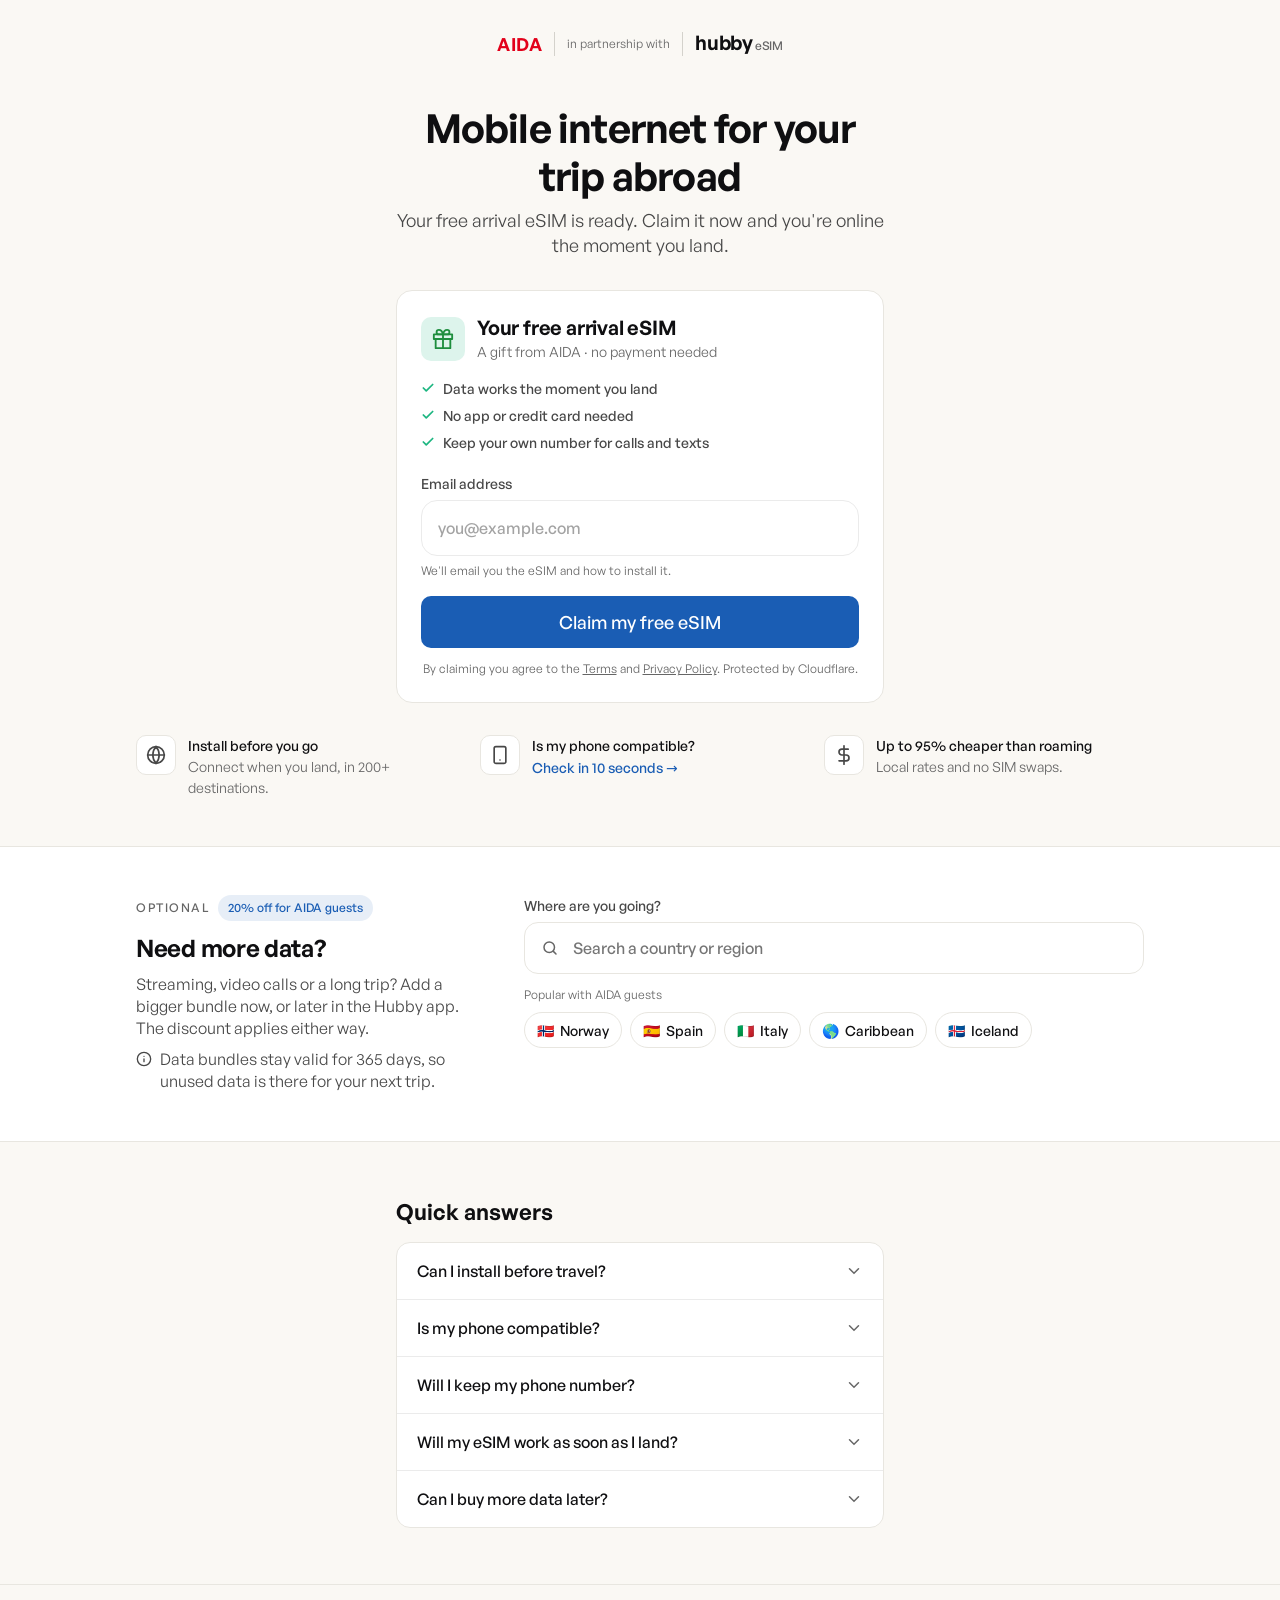
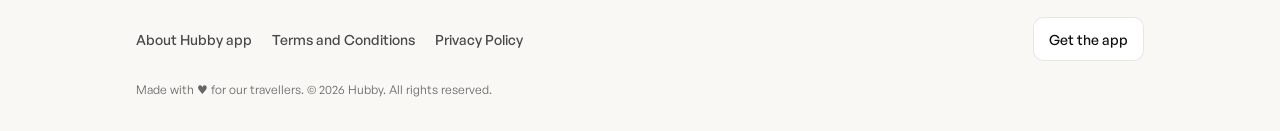
<file: pages/claim-esim-aida.html>
<!doctype html>
<html lang="en">
<head>
<meta charset="utf-8">
<meta name="viewport" content="width=device-width, initial-scale=1">
<title>Claim your free eSIM · AIDA × Hubby</title>
<meta name="description" content="Claim your free arrival eSIM for your AIDA trip. Need more data? Add a bundle at 20% off.">
<link rel="stylesheet" href="../tokens.css">
<link rel="stylesheet" href="../components.css">
<!-- Production: load Cloudflare Turnstile and render it with
     data-appearance="interaction-only" so the widget is invisible for the
     ~99% of visitors who pass silently, and only shows if Cloudflare needs a click.
     <script src="https://challenges.cloudflare.com/turnstile/v0/api.js" async defer></script> -->
<style>
/* ============================================================================
   Claim eSIM — AIDA partner page
   Built on tokens.css + components.css. Page-level layout only; every colour,
   type style, radius and spacing value is a token.

   Structure (two clearly separate jobs):
   1. CLAIM  — the free arrival eSIM. One card, one field, one button.
   2. UPSELL — optional paid bundles, in its own band further down the page.
               Bundles appear only after a destination is chosen, inside the
               same band, directly under the destination field.
   ============================================================================ */

/* Partner theme — AIDA. Confirm exact brand hex with AIDA's brand guide. */
.partner-aida {
  --brand:#1A5DB4; --brand-pressed:#164F99;
  --brand-soft:rgba(26,93,180,.10); --brand-selected:rgba(26,93,180,.06); --on-brand:#FFFFFF;
}

*, *::before, *::after { box-sizing:border-box; }
html { -webkit-text-size-adjust:100%; }
body { margin:0; background:var(--background); color:var(--textPrimary);
       font:var(--bodyS400); -webkit-font-smoothing:antialiased; }
h1,h2,h3,p { margin:0; }
a { color:var(--brand); }
.sr-only { position:absolute; width:1px; height:1px; overflow:hidden; clip:rect(0 0 0 0); white-space:nowrap; }

.wrap { width:100%; max-width:1040px; margin:0 auto; padding:0 var(--space-16); }
.narrow { max-width:520px; }

/* ---- Header / lockup ---------------------------------------------------- */
.header { padding:var(--space-24) 0 0; }
.lockup { display:flex; align-items:center; justify-content:center; gap:var(--space-12); }
.lockup__divider { width:1px; height:24px; background:var(--borderStrong); }
.lockup__aida { font:600 18px/1 var(--font); letter-spacing:.5px; color:#E2001A; }  /* placeholder — swap for AIDA logo SVG */
.lockup__hubby { font:600 20px/1 var(--font); color:var(--textPrimary); letter-spacing:-.3px; } /* placeholder — swap for Hubby logo SVG */
.lockup__hubby small { font:var(--bodyXXS500); color:var(--textHint); margin-left:2px; }
.lockup__with { font:var(--bodyXXS400); color:var(--textHint); }

/* ---- Hero ---------------------------------------------------------------- */
.hero { text-align:center; padding:var(--space-32) 0 var(--space-24); }
.hero h1 { font:var(--title2); letter-spacing:-.4px; }
.hero p { font:var(--bodyS400); color:var(--textSecondary); margin-top:var(--space-8); }
@media (min-width:720px) {
  .header { padding-top:var(--space-32); }
  .hero { padding:48px 0 var(--space-32); }
  .hero h1 { font:600 40px/1.2 var(--font); letter-spacing:-.8px; }
  .hero p { font:var(--bodyM500); font-weight:400; }
}

/* ---- Claim card ---------------------------------------------------------- */
.claim { padding:var(--space-24); border-radius:var(--radius-16); }
.claim__head { display:flex; align-items:center; gap:var(--space-12); }
.claim__icon { flex:none; width:44px; height:44px; border-radius:var(--radius-10);
               display:grid; place-items:center; background:var(--lightSuccess); color:var(--statusSuccessText); }
.claim__title { font:var(--title5); letter-spacing:var(--tracking-tight); }
.claim__sub { font:var(--bodyXS400); color:var(--textHint); }
.ticks { list-style:none; padding:0; margin:var(--space-16) 0 var(--space-20); display:grid; gap:var(--space-6); }
.ticks li { display:flex; gap:var(--space-8); align-items:flex-start; font:var(--bodyXS500); color:var(--textSecondary); }
.ticks svg { flex:none; margin-top:3px; color:var(--success); }

.field { display:grid; gap:var(--space-6); }
.field label { font:var(--bodyXS500); color:var(--textSecondary); }
.field__help { font:var(--bodyXXS400); color:var(--textHint); }
.field__error { font:var(--bodyXXS500); color:var(--danger); display:none; }
.field.has-error .field__error { display:block; }
.field.has-error .hy-input { border-color:var(--danger); }
.hy-input { transition:border-color .12s ease, box-shadow .12s ease; }
.hy-input:focus { border-color:var(--brand); box-shadow:0 0 0 3px var(--brand-soft); }

/* Bot check — compact inline status instead of the full widget */
.botcheck { display:flex; align-items:center; gap:var(--space-8); min-height:20px;
            margin-top:var(--space-10); font:var(--bodyXXS400); color:var(--textHint); }
.botcheck__dot { width:14px; height:14px; border-radius:50%; border:2px solid var(--grayscale400);
                 border-top-color:var(--textHint); animation:hy-spin .7s linear infinite; }
.botcheck.is-ok .botcheck__dot { animation:none; border:none; background:var(--success);
  -webkit-mask:url("data:image/svg+xml,%3Csvg xmlns='http://www.w3.org/2000/svg' viewBox='0 0 24 24'%3E%3Cpath d='M12 2a10 10 0 100 20 10 10 0 000-20zm-1.4 14.2L6.4 12l1.4-1.4 2.8 2.8 5.6-5.6 1.4 1.4-7 7z'/%3E%3C/svg%3E") center/contain no-repeat;
          mask:url("data:image/svg+xml,%3Csvg xmlns='http://www.w3.org/2000/svg' viewBox='0 0 24 24'%3E%3Cpath d='M12 2a10 10 0 100 20 10 10 0 000-20zm-1.4 14.2L6.4 12l1.4-1.4 2.8 2.8 5.6-5.6 1.4 1.4-7 7z'/%3E%3C/svg%3E") center/contain no-repeat; }
.botcheck[hidden] { display:none; }
.claim .hy-btn { margin-top:var(--space-16); }
.fineprint { font:var(--bodyXXS400); color:var(--textHint); text-align:center; margin-top:var(--space-12); }
.fineprint a { color:inherit; }

/* Claim success state */
.claimed { text-align:center; }
.claimed__icon { width:56px; height:56px; margin:0 auto var(--space-16); border-radius:50%;
                 display:grid; place-items:center; background:var(--lightSuccess); color:var(--success); }
.claimed h2 { font:var(--title5); }
.claimed p { font:var(--bodyXS400); color:var(--textSecondary); margin-top:var(--space-6); }
.claimed .hy-btn { margin-top:var(--space-20); }

/* ---- Benefits ------------------------------------------------------------ */
.benefits { display:grid; gap:var(--space-16); padding:var(--space-32) 0 48px; }
.benefit { display:flex; gap:var(--space-12); align-items:flex-start; }
.benefit__icon { flex:none; width:40px; height:40px; border-radius:var(--radius-10);
                 display:grid; place-items:center; background:var(--surface);
                 border:1px solid var(--border); color:var(--textSecondary); }
.benefit h3 { font:var(--bodyXS500); color:var(--textPrimary); }
.benefit p, .benefit a { font:var(--bodyXS400); color:var(--textHint); }
.benefit a { color:var(--brand); font-weight:500; text-decoration:none; }
@media (min-width:720px) { .benefits { grid-template-columns:repeat(3,1fr); gap:var(--space-24); } }

/* ---- Upsell band — visually its own section ------------------------------ */
.upsell { background:var(--surface); border-top:1px solid var(--border); border-bottom:1px solid var(--border);
          padding:48px 0; }
.upsell__grid { display:grid; gap:var(--space-24); }
@media (min-width:880px) { .upsell__grid { grid-template-columns:340px 1fr; gap:48px; align-items:start; } }
.eyebrow { display:inline-flex; align-items:center; gap:var(--space-8); }
.eyebrow__label { font:var(--bodyXXS500); text-transform:uppercase; letter-spacing:var(--tracking-eyebrow); color:var(--textHint); }
.upsell h2 { font:var(--title3); letter-spacing:-.3px; margin-top:var(--space-12); }
.upsell__intro p { font:var(--bodyS400); color:var(--textSecondary); margin-top:var(--space-8); }
.upsell__note { display:flex; gap:var(--space-8); margin-top:var(--space-16); font:var(--bodyXS400); color:var(--textHint); }
.upsell__note svg { flex:none; margin-top:3px; }

/* Destination combobox */
.combo { position:relative; }
.combo .hy-search { transition:border-color .12s ease, box-shadow .12s ease; border-width:1.5px; border-color:var(--border); }
.combo .hy-search:focus-within { border-color:var(--brand); box-shadow:0 0 0 3px var(--brand-soft); }
.combo .hy-search svg { flex:none; color:var(--textHint); }
.combo__clear { border:none; background:none; padding:6px; margin-right:-6px; cursor:pointer; color:var(--textHint); display:grid; place-items:center; }
.combo__clear[hidden] { display:none; }
.combo__list { position:absolute; z-index:10; left:0; right:0; top:calc(100% + 6px); margin:0; padding:var(--space-6);
               list-style:none; background:var(--surface); border:1px solid var(--border); border-radius:var(--radius-14);
               box-shadow:var(--shadow-soft); max-height:280px; overflow:auto; }
.combo__list[hidden] { display:none; }
.combo__opt { display:flex; align-items:center; gap:var(--space-10); padding:10px var(--space-12);
              border-radius:var(--radius-10); cursor:pointer; font:var(--bodyS500); }
.combo__opt[aria-selected="true"] { background:var(--brand-selected); }
.combo__opt .flag { font-size:18px; line-height:1; }
.combo__empty { padding:12px; font:var(--bodyXS400); color:var(--textHint); }

.chips { display:flex; flex-wrap:wrap; gap:var(--space-8); margin-top:var(--space-12); }
.chips[hidden] { display:none; }
a.hy-btn { text-decoration:none; }
.chips__label { width:100%; font:var(--bodyXXS400); color:var(--textHint); }
.chip { display:inline-flex; align-items:center; gap:var(--space-6); height:36px; padding:0 var(--space-12);
        border-radius:var(--radius-pill); border:1px solid var(--border); background:var(--surface);
        font:var(--bodyXS500); color:var(--textPrimary); cursor:pointer; }
.chip:active { background:var(--grayscale100); }
.chip:focus-visible, .seg button:focus-visible, .bundle input:focus-visible + .bundle__body { outline:2px solid var(--brand); outline-offset:2px; }

/* Bundles — attached to the destination field */
.bundles { margin-top:var(--space-20); }
.bundles[hidden] { display:none; }
.bundles__top { display:flex; flex-wrap:wrap; align-items:center; justify-content:space-between; gap:var(--space-12); }
.bundles__title { font:var(--title7); }
.seg { display:inline-flex; padding:3px; border-radius:var(--radius-10); background:var(--grayscale200); }
.seg button { border:none; background:none; cursor:pointer; height:34px; padding:0 var(--space-14);
              border-radius:8px; font:var(--bodyXS500); color:var(--textHint); }
.seg button[aria-pressed="true"] { background:var(--surface); color:var(--textPrimary); box-shadow:0 1px 2px rgba(15,15,17,.08); }
.bundles__hint { font:var(--bodyXXS400); color:var(--textHint); margin-top:var(--space-8); }
.bundle-grid { display:grid; gap:var(--space-8); margin-top:var(--space-12); border:none; padding:0; }
@media (min-width:520px) { .bundle-grid { grid-template-columns:1fr 1fr; } }

.bundle { position:relative; display:block; cursor:pointer; }
.bundle input { position:absolute; opacity:0; pointer-events:none; }
.bundle__body { display:flex; align-items:center; gap:var(--space-12); padding:var(--space-14) var(--space-16);
                background:var(--surface); border:1.2px solid var(--border); border-radius:var(--radius-12);
                transition:border-color .12s ease, background-color .12s ease; }
.bundle input:checked + .bundle__body { background:var(--brand-selected); border-color:var(--brand); }
.bundle__radio { flex:none; width:18px; height:18px; border-radius:50%; border:1.5px solid var(--grayscale400); }
.bundle input:checked + .bundle__body .bundle__radio { border:5px solid var(--brand); }
.bundle__main { flex:1; min-width:0; }
.bundle__name { display:flex; align-items:center; gap:var(--space-6); font:var(--bodyS500); }
.bundle__meta { font:var(--bodyXXS400); color:var(--textHint); }
.bundle__price { text-align:right; }
.bundle__was { display:block; font:var(--bodyXXS400); color:var(--textDisabled); text-decoration:line-through; }
.bundle__now { font:var(--title7); }
.hy-badge--tiny { padding:1px 6px; font:600 10px/1.5 var(--font); letter-spacing:.4px; text-transform:uppercase; }

.checkout { margin-top:var(--space-20); padding-top:var(--space-20); border-top:1px solid var(--hairline); display:grid; gap:var(--space-12); }
.checkout[hidden] { display:none; }
.checkout .field__help { display:flex; align-items:center; gap:var(--space-6); }

/* ---- FAQ ----------------------------------------------------------------- */
.faq { padding:56px 0; }
.faq h2 { font:var(--title4); margin-bottom:var(--space-16); }
.faq__list { background:var(--surface); border:1.2px solid var(--border); border-radius:var(--radius-14); }
.faq details + details { border-top:1px solid var(--hairline); }
.faq summary { list-style:none; display:flex; align-items:center; justify-content:space-between; gap:var(--space-16);
               padding:var(--space-16) var(--space-20); cursor:pointer; font:var(--bodyS500); min-height:56px; }
.faq summary::-webkit-details-marker { display:none; }
.faq summary svg { flex:none; color:var(--textHint); transition:transform .15s ease; }
.faq details[open] summary svg { transform:rotate(180deg); }
.faq summary:focus-visible { outline:2px solid var(--brand); outline-offset:-2px; border-radius:var(--radius-14); }
.faq details p { padding:0 var(--space-20) var(--space-16); font:var(--bodyXS400); color:var(--textSecondary); }

/* ---- Footer (light) ------------------------------------------------------ */
.footer { border-top:1px solid var(--border); padding:var(--space-32) 0; }
.footer__row { display:flex; flex-wrap:wrap; align-items:center; justify-content:space-between; gap:var(--space-16); }
.footer nav { display:flex; flex-wrap:wrap; gap:var(--space-8) var(--space-20); }
.footer nav a { font:var(--bodyXS500); color:var(--textSecondary); text-decoration:none; }
.footer__copy { font:var(--bodyXXS400); color:var(--textHint); margin-top:var(--space-20); }
.footer .hy-btn { height:44px; font:var(--bodyXS500); }

@media (prefers-reduced-motion: reduce) { * { transition:none !important; animation:none !important; } }
</style>
</head>
<body class="hy partner-aida">

<header class="header">
  <div class="wrap">
    <!-- Placeholder wordmarks: replace with the real AIDA and Hubby eSIM logo SVGs -->
    <div class="lockup" aria-label="AIDA in partnership with Hubby eSIM">
      <span class="lockup__aida">AIDA</span>
      <span class="lockup__divider" aria-hidden="true"></span>
      <span class="lockup__with">in partnership with</span>
      <span class="lockup__divider" aria-hidden="true"></span>
      <span class="lockup__hubby">hubby<small>eSIM</small></span>
    </div>
  </div>
</header>

<main>
  <!-- ===== 1. HERO ===== -->
  <section class="hero">
    <div class="wrap narrow">
      <h1>Mobile internet for your trip abroad</h1>
      <p>Your free arrival eSIM is ready. Claim it now and you're online the moment you land.</p>
    </div>
  </section>

  <!-- ===== 2. CLAIM (free) ===== -->
  <section aria-labelledby="claim-title">
    <div class="wrap narrow">
      <div class="hy-card claim" id="claim">
        <form id="claim-form" novalidate>
          <div class="claim__head">
            <div class="claim__icon" aria-hidden="true">
              <svg width="22" height="22" viewBox="0 0 24 24" fill="none" stroke="currentColor" stroke-width="2" stroke-linecap="round" stroke-linejoin="round"><path d="M20 12v10H4V12"/><path d="M2 7h20v5H2z"/><path d="M12 22V7"/><path d="M12 7H7.5a2.5 2.5 0 010-5C11 2 12 7 12 7zM12 7h4.5a2.5 2.5 0 000-5C13 2 12 7 12 7z"/></svg>
            </div>
            <div>
              <h2 class="claim__title" id="claim-title">Your free arrival eSIM</h2>
              <p class="claim__sub">A gift from AIDA · no payment needed</p>
            </div>
          </div>

          <ul class="ticks">
            <li><svg width="14" height="14" viewBox="0 0 24 24" fill="none" stroke="currentColor" stroke-width="3" stroke-linecap="round" stroke-linejoin="round" aria-hidden="true"><path d="M20 6L9 17l-5-5"/></svg>Data works the moment you land</li>
            <li><svg width="14" height="14" viewBox="0 0 24 24" fill="none" stroke="currentColor" stroke-width="3" stroke-linecap="round" stroke-linejoin="round" aria-hidden="true"><path d="M20 6L9 17l-5-5"/></svg>No app or credit card needed</li>
            <li><svg width="14" height="14" viewBox="0 0 24 24" fill="none" stroke="currentColor" stroke-width="3" stroke-linecap="round" stroke-linejoin="round" aria-hidden="true"><path d="M20 6L9 17l-5-5"/></svg>Keep your own number for calls and texts</li>
          </ul>

          <div class="field" id="claim-field">
            <label for="claim-email">Email address</label>
            <input class="hy-input" id="claim-email" type="email" inputmode="email" autocomplete="email"
                   placeholder="you@example.com" aria-describedby="claim-help claim-error" required>
            <span class="field__help" id="claim-help">We'll email you the eSIM and how to install it.</span>
            <span class="field__error" id="claim-error" role="alert">Please enter a valid email address.</span>
          </div>

          <!-- Bot check. Production: <div class="cf-turnstile" data-sitekey="…"
               data-appearance="interaction-only" data-size="flexible"></div>
               This line mirrors its state so the user sees it without the big widget. -->
          <div class="botcheck" id="botcheck" hidden aria-live="polite">
            <span class="botcheck__dot" aria-hidden="true"></span>
            <span id="botcheck-text">Checking your connection…</span>
          </div>

          <button class="hy-btn hy-btn--filled" type="submit" id="claim-btn">Claim my free eSIM</button>
          <p class="fineprint">By claiming you agree to the <a href="#">Terms</a> and <a href="#">Privacy Policy</a>. Protected by Cloudflare.</p>
        </form>

        <div class="claimed" id="claimed" hidden tabindex="-1">
          <div class="claimed__icon" aria-hidden="true">
            <svg width="28" height="28" viewBox="0 0 24 24" fill="none" stroke="currentColor" stroke-width="2.5" stroke-linecap="round" stroke-linejoin="round"><path d="M20 6L9 17l-5-5"/></svg>
          </div>
          <h2>Your eSIM is on its way</h2>
          <p>We sent it to <strong id="claimed-email"></strong>.<br>Open the email on your phone to install it.</p>
          <a class="hy-btn hy-btn--outlined" href="#more-data">See 20% off data bundles</a>
        </div>
      </div>
    </div>
  </section>

  <!-- ===== 3. BENEFITS ===== -->
  <section aria-label="Why Hubby">
    <div class="wrap">
      <div class="benefits">
        <div class="benefit">
          <div class="benefit__icon" aria-hidden="true"><svg width="20" height="20" viewBox="0 0 24 24" fill="none" stroke="currentColor" stroke-width="2" stroke-linecap="round" stroke-linejoin="round"><circle cx="12" cy="12" r="10"/><path d="M2 12h20M12 2a15 15 0 010 20M12 2a15 15 0 000 20"/></svg></div>
          <div><h3>Install before you go</h3><p>Connect when you land, in 200+ destinations.</p></div>
        </div>
        <div class="benefit">
          <div class="benefit__icon" aria-hidden="true"><svg width="20" height="20" viewBox="0 0 24 24" fill="none" stroke="currentColor" stroke-width="2" stroke-linecap="round" stroke-linejoin="round"><rect x="5" y="2" width="14" height="20" rx="2"/><path d="M12 18h.01"/></svg></div>
          <div><h3>Is my phone compatible?</h3><a href="#">Check in 10 seconds →</a></div>
        </div>
        <div class="benefit">
          <div class="benefit__icon" aria-hidden="true"><svg width="20" height="20" viewBox="0 0 24 24" fill="none" stroke="currentColor" stroke-width="2" stroke-linecap="round" stroke-linejoin="round"><path d="M12 1v22M17 5H9.5a3.5 3.5 0 000 7h5a3.5 3.5 0 010 7H6"/></svg></div>
          <div><h3>Up to 95% cheaper than roaming</h3><p>Local rates and no SIM swaps.</p></div>
        </div>
      </div>
    </div>
  </section>

  <!-- ===== 4. UPSELL (optional, paid) ===== -->
  <section class="upsell" id="more-data" aria-labelledby="upsell-title">
    <div class="wrap">
      <div class="upsell__grid">
        <div class="upsell__intro">
          <div class="eyebrow">
            <span class="eyebrow__label">Optional</span>
            <span class="hy-badge">20% off for AIDA guests</span>
          </div>
          <h2 id="upsell-title">Need more data?</h2>
          <p>Streaming, video calls or a long trip? Add a bigger bundle now, or later in the Hubby app. The discount applies either way.</p>
          <p class="upsell__note">
            <svg width="16" height="16" viewBox="0 0 24 24" fill="none" stroke="currentColor" stroke-width="2" stroke-linecap="round" stroke-linejoin="round" aria-hidden="true"><circle cx="12" cy="12" r="10"/><path d="M12 16v-4M12 8h.01"/></svg>
            Data bundles stay valid for 365 days, so unused data is there for your next trip.
          </p>
        </div>

        <div>
          <form id="buy-form" novalidate>
            <div class="field">
              <label for="dest-input" id="dest-label">Where are you going?</label>
              <div class="combo">
                <div class="hy-search">
                  <svg width="18" height="18" viewBox="0 0 24 24" fill="none" stroke="currentColor" stroke-width="2" stroke-linecap="round" aria-hidden="true"><circle cx="11" cy="11" r="7"/><path d="M20 20l-3.5-3.5"/></svg>
                  <input id="dest-input" type="text" role="combobox" aria-autocomplete="list" aria-expanded="false"
                         aria-controls="dest-list" autocomplete="off" placeholder="Search a country or region">
                  <button type="button" class="combo__clear" id="dest-clear" aria-label="Clear destination" hidden>
                    <svg width="16" height="16" viewBox="0 0 24 24" fill="none" stroke="currentColor" stroke-width="2.2" stroke-linecap="round" aria-hidden="true"><path d="M18 6L6 18M6 6l12 12"/></svg>
                  </button>
                </div>
                <ul class="combo__list" id="dest-list" role="listbox" aria-labelledby="dest-label" hidden></ul>
              </div>
            </div>

            <div class="chips" id="chips">
              <span class="chips__label">Popular with AIDA guests</span>
            </div>

            <div class="bundles" id="bundles" hidden aria-live="polite">
              <div class="bundles__top">
                <h3 class="bundles__title" id="bundles-title">Bundles for —</h3>
                <div class="seg" role="group" aria-label="Bundle type">
                  <button type="button" data-type="data" aria-pressed="true">Data</button>
                  <button type="button" data-type="unlimited" aria-pressed="false">Unlimited</button>
                </div>
              </div>
              <p class="bundles__hint" id="bundles-hint">Valid 365 days · prices include your 20% discount</p>
              <fieldset class="bundle-grid" id="bundle-grid">
                <legend class="sr-only">Choose a bundle</legend>
              </fieldset>

              <div class="checkout" id="checkout" hidden>
                <div class="field" id="buy-field">
                  <label for="buy-email">Email for your code</label>
                  <input class="hy-input" id="buy-email" type="email" inputmode="email" autocomplete="email"
                         placeholder="you@example.com" aria-describedby="buy-help buy-error">
                  <span class="field__help" id="buy-help">
                    <svg width="14" height="14" viewBox="0 0 24 24" fill="none" stroke="currentColor" stroke-width="2" stroke-linecap="round" stroke-linejoin="round" aria-hidden="true"><rect x="3" y="11" width="18" height="11" rx="2"/><path d="M7 11V7a5 5 0 0110 0v4"/></svg>
                    Secure payment via Stripe. We'll email your code right after.
                  </span>
                  <span class="field__error" id="buy-error" role="alert">Please enter a valid email address.</span>
                </div>
                <button class="hy-btn hy-btn--filled" type="submit" id="buy-btn">Continue to payment</button>
              </div>
            </div>
          </form>
        </div>
      </div>
    </div>
  </section>

  <!-- ===== 5. FAQ ===== -->
  <section class="faq" aria-labelledby="faq-title">
    <div class="wrap narrow">
      <h2 id="faq-title">Quick answers</h2>
      <div class="faq__list">
        <details>
          <summary>Can I install before travel?<svg width="18" height="18" viewBox="0 0 24 24" fill="none" stroke="currentColor" stroke-width="2" stroke-linecap="round" aria-hidden="true"><path d="M6 9l6 6 6-6"/></svg></summary>
          <p>Yes, and we recommend it. Install the eSIM at home over Wi‑Fi. It switches on when you arrive at your destination.</p>
        </details>
        <details>
          <summary>Is my phone compatible?<svg width="18" height="18" viewBox="0 0 24 24" fill="none" stroke="currentColor" stroke-width="2" stroke-linecap="round" aria-hidden="true"><path d="M6 9l6 6 6-6"/></svg></summary>
          <p>Most phones from 2019 onwards support eSIM. Your phone also needs to be unlocked. <a href="#">Check your phone</a>.</p>
        </details>
        <details>
          <summary>Will I keep my phone number?<svg width="18" height="18" viewBox="0 0 24 24" fill="none" stroke="currentColor" stroke-width="2" stroke-linecap="round" aria-hidden="true"><path d="M6 9l6 6 6-6"/></svg></summary>
          <p>Yes. Your own SIM stays in your phone for calls and texts. The eSIM only handles your mobile data.</p>
        </details>
        <details>
          <summary>Will my eSIM work as soon as I land?<svg width="18" height="18" viewBox="0 0 24 24" fill="none" stroke="currentColor" stroke-width="2" stroke-linecap="round" aria-hidden="true"><path d="M6 9l6 6 6-6"/></svg></summary>
          <p>Yes. Make sure the eSIM is set as your mobile data line and data roaming is on for it. The install email shows you how.</p>
        </details>
        <details>
          <summary>Can I buy more data later?<svg width="18" height="18" viewBox="0 0 24 24" fill="none" stroke="currentColor" stroke-width="2" stroke-linecap="round" aria-hidden="true"><path d="M6 9l6 6 6-6"/></svg></summary>
          <p>Yes. Top up any time in the Hubby app, and your 20% AIDA discount still applies.</p>
        </details>
      </div>
    </div>
  </section>
</main>

<footer class="footer">
  <div class="wrap">
    <div class="footer__row">
      <nav aria-label="Footer">
        <a href="#">About Hubby app</a>
        <a href="#">Terms and Conditions</a>
        <a href="#">Privacy Policy</a>
      </nav>
      <a class="hy-btn hy-btn--outlined hy-btn--wrap" href="#">Get the app</a>
    </div>
    <p class="footer__copy">Made with ♥ for our travellers. © 2026 Hubby. All rights reserved.</p>
  </div>
</footer>

<script>
/* ---------------------------------------------------------------------------
   Prototype data. In production this comes from the catalogue API per
   destination. Prices below are the Colombia prices from the live page and are
   reused for every destination here. The 1GB bundle is intentionally removed.
   --------------------------------------------------------------------------- */
const BUNDLES = {
  data: [
    { name:'3GB',  meta:'365 days', was:11.20, now:8.96,  popular:true },
    { name:'5GB',  meta:'365 days', was:16.75, now:13.40 },
    { name:'10GB', meta:'365 days', was:28.50, now:22.80 },
    { name:'20GB', meta:'365 days', was:47.00, now:37.60 },
  ],
  unlimited: [
    { name:'Unlimited', meta:'3 days · €6.11/day',  was:22.90, now:18.32 },
    { name:'Unlimited', meta:'5 days · €5.90/day',  was:36.90, now:29.52, popular:true },
    { name:'Unlimited', meta:'7 days · €5.82/day',  was:50.90, now:40.72 },
    { name:'Unlimited', meta:'10 days · €5.59/day', was:69.90, now:55.92 },
  ],
};
const HINT = { data:'Valid 365 days · prices include your 20% discount',
               unlimited:'Pick the length of your trip · prices include your 20% discount' };

const DESTINATIONS = [
  ['🇪🇺','Europe'],['🌎','Caribbean'],['🇳🇴','Norway'],['🇪🇸','Spain'],['🇮🇹','Italy'],['🇬🇷','Greece'],
  ['🇵🇹','Portugal'],['🇮🇸','Iceland'],['🇭🇷','Croatia'],['🇫🇷','France'],['🇬🇧','United Kingdom'],
  ['🇹🇷','Turkey'],['🇲🇹','Malta'],['🇩🇪','Germany'],['🇳🇱','Netherlands'],['🇩🇰','Denmark'],
  ['🇸🇪','Sweden'],['🇫🇮','Finland'],['🇪🇪','Estonia'],['🇲🇦','Morocco'],['🇪🇬','Egypt'],
  ['🇦🇪','United Arab Emirates'],['🇴🇲','Oman'],['🇺🇸','United States'],['🇨🇦','Canada'],['🇲🇽','Mexico'],
  ['🇨🇴','Colombia'],['🇧🇷','Brazil'],['🇦🇷','Argentina'],['🇨🇱','Chile'],['🇩🇴','Dominican Republic'],
  ['🇯🇲','Jamaica'],['🇧🇸','Bahamas'],['🇧🇧','Barbados'],['🇨🇺','Cuba'],['🇨🇷','Costa Rica'],
  ['🇵🇦','Panama'],['🇹🇭','Thailand'],['🇸🇬','Singapore'],['🇯🇵','Japan'],['🇲🇾','Malaysia'],
  ['🇻🇳','Vietnam'],['🇮🇩','Indonesia'],['🇦🇺','Australia'],['🇳🇿','New Zealand'],['🇿🇦','South Africa'],
];
const POPULAR = ['Norway','Spain','Italy','Caribbean','Iceland'];

const $ = (s, r=document) => r.querySelector(s);
const eur = n => '€' + n.toFixed(2);
const isEmail = v => /^[^\s@]+@[^\s@]+\.[^\s@]{2,}$/.test(v.trim());

/* ---- Claim ---------------------------------------------------------------- */
const claimForm = $('#claim-form'), claimEmail = $('#claim-email'), claimField = $('#claim-field');
const botcheck = $('#botcheck'), botText = $('#botcheck-text');
let verified = false, verifying = null;

function runBotCheck() {               // stands in for Turnstile's silent check
  if (verified || verifying) return verifying;
  botcheck.hidden = false;
  verifying = new Promise(res => setTimeout(() => {
    verified = true; botcheck.classList.add('is-ok'); botText.textContent = 'Verified by Cloudflare'; res();
  }, 900));
  return verifying;
}
claimEmail.addEventListener('input', () => {
  claimField.classList.remove('has-error');
  if (isEmail(claimEmail.value)) runBotCheck();
});
claimEmail.addEventListener('blur', () => {
  if (claimEmail.value && !isEmail(claimEmail.value)) claimField.classList.add('has-error');
});
claimForm.addEventListener('submit', async e => {
  e.preventDefault();
  if (!isEmail(claimEmail.value)) { claimField.classList.add('has-error'); claimEmail.focus(); return; }
  const btn = $('#claim-btn');
  btn.disabled = true; btn.innerHTML = '<span class="hy-btn__spinner" aria-hidden="true"></span><span class="sr-only">Sending</span>';
  await runBotCheck();
  await new Promise(r => setTimeout(r, 700));   // stands in for the claim API call
  $('#claimed-email').textContent = claimEmail.value.trim();
  claimForm.hidden = true;
  const done = $('#claimed'); done.hidden = false; done.focus();
  if (!buyEmail.value) buyEmail.value = claimEmail.value.trim();
});

/* ---- Destination combobox ------------------------------------------------- */
const input = $('#dest-input'), list = $('#dest-list'), clearBtn = $('#dest-clear');
let active = -1, matches = [];

function renderList() {
  const q = input.value.trim().toLowerCase();
  matches = DESTINATIONS.filter(([, n]) => !q || n.toLowerCase().includes(q))
    .sort((a, b) => (b[1].toLowerCase().startsWith(q)) - (a[1].toLowerCase().startsWith(q))).slice(0, 8);
  list.innerHTML = matches.length
    ? matches.map(([f, n], i) => `<li class="combo__opt" role="option" id="opt-${i}" aria-selected="${i === active}" data-name="${n}"><span class="flag" aria-hidden="true">${f}</span>${n}</li>`).join('')
    : '<li class="combo__empty">No destinations found. Try a country name.</li>';
  input.setAttribute('aria-activedescendant', active >= 0 ? 'opt-' + active : '');
}
function openList()  { active = -1; renderList(); list.hidden = false; input.setAttribute('aria-expanded', 'true'); }
function closeList() { list.hidden = true; input.setAttribute('aria-expanded', 'false'); }

input.addEventListener('focus', openList);
input.addEventListener('input', () => { clearBtn.hidden = !input.value; openList(); });
input.addEventListener('keydown', e => {
  if (list.hidden && e.key === 'ArrowDown') return openList();
  if (e.key === 'ArrowDown') { active = Math.min(active + 1, matches.length - 1); renderList(); e.preventDefault(); }
  else if (e.key === 'ArrowUp') { active = Math.max(active - 1, 0); renderList(); e.preventDefault(); }
  else if (e.key === 'Enter') { e.preventDefault(); const m = matches[active >= 0 ? active : 0]; if (m) choose(m[1]); }
  else if (e.key === 'Escape') closeList();
});
list.addEventListener('mousedown', e => {
  const li = e.target.closest('.combo__opt'); if (li) { e.preventDefault(); choose(li.dataset.name); }
});
input.addEventListener('blur', () => setTimeout(closeList, 100));
clearBtn.addEventListener('click', () => {
  input.value = ''; clearBtn.hidden = true; $('#bundles').hidden = true; $('#chips').hidden = false; input.focus();
});

/* Popular destination chips — recognition over recall */
POPULAR.forEach(n => {
  const f = DESTINATIONS.find(d => d[1] === n)[0];
  const b = document.createElement('button');
  b.type = 'button'; b.className = 'chip'; b.innerHTML = `<span aria-hidden="true">${f}</span>${n}`;
  b.addEventListener('click', () => choose(n));
  $('#chips').appendChild(b);
});

/* ---- Bundles ---------------------------------------------------------------- */
let type = 'data', selected = null;
const buyBtn = $('#buy-btn'), buyEmail = $('#buy-email'), buyField = $('#buy-field');

function choose(name) {
  input.value = name; clearBtn.hidden = false; closeList();
  $('#chips').hidden = true;
  $('#bundles-title').textContent = 'Bundles for ' + name;
  $('#bundles').hidden = false;
  renderBundles();
}
function renderBundles() {
  const grid = $('#bundle-grid');
  grid.querySelectorAll('.bundle').forEach(n => n.remove());
  BUNDLES[type].forEach((b, i) => {
    const id = `b-${type}-${i}`;
    const el = document.createElement('label');
    el.className = 'bundle'; el.htmlFor = id;
    el.innerHTML = `<input type="radio" name="bundle" id="${id}" value="${i}">
      <span class="bundle__body">
        <span class="bundle__radio" aria-hidden="true"></span>
        <span class="bundle__main">
          <span class="bundle__name">${b.name}${b.popular ? '<span class="hy-badge hy-badge--tiny">Popular</span>' : ''}</span>
          <span class="bundle__meta">${b.meta}</span>
        </span>
        <span class="bundle__price">
          <span class="bundle__was"><span class="sr-only">was </span>${eur(b.was)}</span>
          <span class="bundle__now"><span class="sr-only">now </span>${eur(b.now)}</span>
        </span>
      </span>`;
    el.querySelector('input').addEventListener('change', () => select(b));
    grid.appendChild(el);
  });
  $('#bundles-hint').textContent = HINT[type];
  selected = null; $('#checkout').hidden = true;
}
function select(b) {
  selected = b;
  $('#checkout').hidden = false;
  const label = b.name === 'Unlimited' ? `Unlimited, ${b.meta.split(' · ')[0]}` : b.name;
  buyBtn.textContent = `Pay ${eur(b.now)} for ${label}`;
}
document.querySelectorAll('.seg button').forEach(btn => btn.addEventListener('click', () => {
  type = btn.dataset.type;
  document.querySelectorAll('.seg button').forEach(b => b.setAttribute('aria-pressed', b === btn));
  renderBundles();
}));
buyEmail.addEventListener('input', () => buyField.classList.remove('has-error'));
$('#buy-form').addEventListener('submit', e => {
  e.preventDefault();
  if (!selected) return;
  if (!isEmail(buyEmail.value)) { buyField.classList.add('has-error'); buyEmail.focus(); return; }
  buyBtn.disabled = true;
  buyBtn.innerHTML = '<span class="hy-btn__spinner" aria-hidden="true"></span><span>Opening secure checkout…</span>';
  // Production: redirect to Stripe Checkout here.
  setTimeout(() => { buyBtn.disabled = false; select(selected); }, 1500);
});
</script>
</body>
</html>
</file>
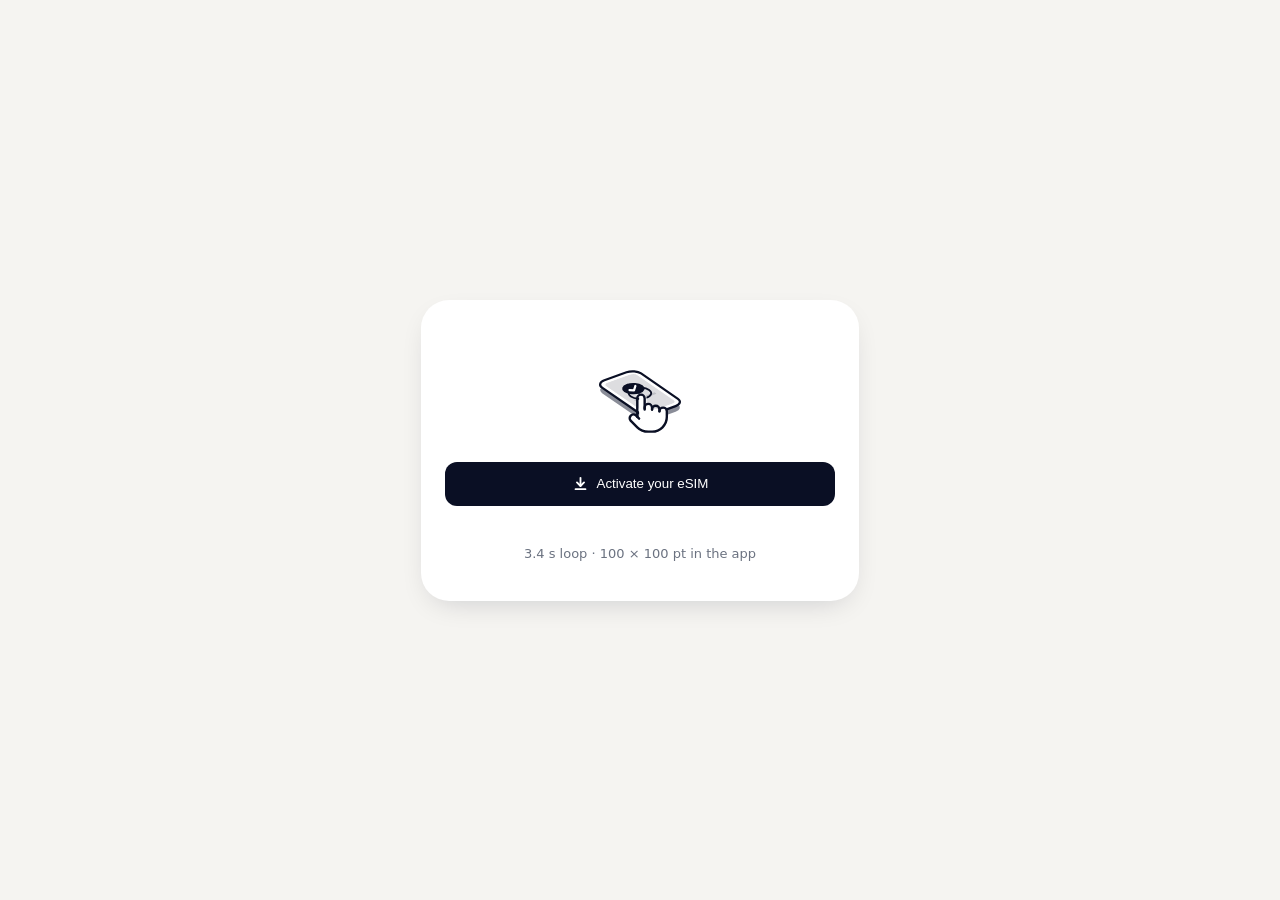
<file: animations/activate-download/activate-download.html>
<!doctype html>
<html lang="en"><head><meta charset="utf-8"><meta name="viewport" content="width=device-width,initial-scale=1">
<title>Activate · download hero</title>
<style>body{margin:0;min-height:100vh;display:flex;align-items:center;justify-content:center;background:#F5F4F1;font-family:-apple-system,system-ui,sans-serif}
.stage{width:390px;padding:40px 24px;background:#fff;border-radius:28px;box-shadow:0 10px 30px -12px rgba(10,15,36,.2);display:flex;flex-direction:column;align-items:center;gap:22px}
.hero svg{width:100px;height:100px;display:block;overflow:visible}
.cta{width:100%;height:44px;border-radius:12px;background:#0A0F24;border:none;color:#fff;font:500 16px/1 inherit;display:flex;align-items:center;justify-content:center;gap:8px}
.note{font-size:13px;color:#6B7280;margin-top:18px;text-align:center}</style></head>
<body><div class="stage"><div class="hero"><svg xmlns="http://www.w3.org/2000/svg" width="112" height="112" viewBox="0 0 112 112" fill="none" overflow="visible">
<style>@keyframes edFinger{0%{transform:translate(12px,14px);opacity:0}6%{opacity:1}18%{transform:translate(0,0) scale(1)}22%{transform:translate(0,1px) scale(.93)}26%{transform:translate(0,0) scale(1);opacity:1}27%,100%{transform:translate(0,0);opacity:0}}@keyframes edTap{0%,21%{transform:scale(.3);opacity:0}24%{opacity:.9}38%,100%{transform:scale(1.6);opacity:0}}@keyframes edArrow{0%,30%{transform:translateY(-9px);opacity:0}36%{opacity:1}60%{transform:translateY(1px);opacity:1}66%,100%{transform:translateY(1px);opacity:0}}@keyframes edBar{0%,30%{stroke-dashoffset:1;opacity:1}78%{stroke-dashoffset:0}90%{stroke-dashoffset:0;opacity:1}97%,100%{stroke-dashoffset:0;opacity:0}}@keyframes edBarTrack{0%,90%{opacity:1}97%,100%{opacity:0}}@keyframes edDone{0%,76%{opacity:0;transform:scale(.6)}82%{opacity:1;transform:scale(1.08)}86%,92%{opacity:1;transform:scale(1)}97%,100%{opacity:0}}@keyframes edGlow{0%,22%{opacity:0}28%,92%{opacity:1}97%,100%{opacity:0}}.ed-finger{transform-box:fill-box;transform-origin:30% 8%;animation:edFinger 3.4s cubic-bezier(.4,0,.2,1) infinite}.ed-tap{transform-box:fill-box;transform-origin:center;animation:edTap 3.4s cubic-bezier(.4,0,.2,1) infinite}.ed-arrow{animation:edArrow 3.4s cubic-bezier(.4,0,.2,1) infinite}.ed-bar{stroke-dasharray:1 1;stroke-dashoffset:1;animation:edBar 3.4s cubic-bezier(.4,0,.2,1) infinite}.ed-bartrack{animation:edBarTrack 3.4s cubic-bezier(.4,0,.2,1) infinite}.ed-done{transform-box:fill-box;transform-origin:center;animation:edDone 3.4s cubic-bezier(.4,0,.2,1) infinite}.ed-glow{animation:edGlow 3.4s cubic-bezier(.4,0,.2,1) infinite}.ed-hero{cursor:pointer;border:none;background:none;padding:0;border-radius:50%;transition:transform .15s ease}.ed-hero:active{transform:scale(.96)}.ed-hero:focus-visible{outline:2px solid #0A0F24;outline-offset:4px}@media (prefers-reduced-motion:reduce){.ed-finger,.ed-tap,.ed-arrow,.ed-bar,.ed-bartrack,.ed-done,.ed-glow{animation:none}.ed-finger,.ed-tap,.ed-arrow{opacity:0}.ed-bar{stroke-dashoffset:0}.ed-done,.ed-glow{opacity:1}}</style>
<defs><clipPath id="ed-scr"><rect x="-12" y="-22.5" width="24" height="45" rx="3.5"/></clipPath></defs>
<g id="hero" transform="translate(56 56) scale(1.8) translate(-56 -62)">
<g id="phone-shadow" transform="translate(0 3.5) translate(56 64) scale(1 0.5) rotate(-36)"><rect x="-15" y="-26" width="30" height="52" rx="6.5" fill="#8A8D98"/></g>
<g id="phone" transform="translate(56 64) scale(1 0.5) rotate(-36)">
<rect x="-15" y="-26" width="30" height="52" rx="6.5" fill="#fff" stroke="#0A0F24" stroke-width="2.2" vector-effect="non-scaling-stroke"/>
<g clip-path="url(#ed-scr)">
<rect x="-12" y="-22.5" width="24" height="45" fill="rgba(10,15,36,0.04)"/>
<rect id="screen-glow" class="ed-glow" x="-12" y="-22.5" width="24" height="45" fill="rgba(10,15,36,0.1)"/>
<circle id="tap-ripple" class="ed-tap" cx="0" cy="0" r="7" stroke="#0A0F24" stroke-width="1.8" vector-effect="non-scaling-stroke"/>
<g id="download-arrow" class="ed-arrow" stroke="#0A0F24" stroke-width="2" stroke-linecap="round" stroke-linejoin="round"><path d="M0 -13v12" vector-effect="non-scaling-stroke"/><path d="M-4.5 -5.5l4.5 4.5 4.5-4.5" vector-effect="non-scaling-stroke"/></g>
<path id="progress-track" class="ed-bartrack" d="M-8 5.5h16" stroke="rgba(10,15,36,0.15)" stroke-width="2"/>
<path id="progress-bar" class="ed-bar" d="M-8 5.5h16" pathLength="1" stroke="#0A0F24" stroke-width="2"/>
<g id="done-tick" class="ed-done"><circle cx="0" cy="-7" r="7" fill="#0A0F24"/><path d="M-3 -7l2 2 4-4" stroke="#fff" stroke-width="2.2" stroke-linecap="round" stroke-linejoin="round" vector-effect="non-scaling-stroke"/></g>
</g></g>
<g class="ed-finger"><g transform="translate(47.4 62.6) scale(1.15)">
<path d="M18 11a2 2 0 1 1 4 0v3a8 8 0 0 1-8 8h-2c-2.8 0-4.5-.86-5.99-2.34l-3.6-3.6a2 2 0 0 1 2.83-2.82L7 15V4a2 2 0 0 1 4 0v5.5V9a2 2 0 0 1 4 0v1a2 2 0 0 1 3 1z" fill="#fff"/>
<g stroke="#0A0F24" stroke-width="1.3" stroke-linecap="round" stroke-linejoin="round">
<path d="M18 11v-1a2 2 0 0 0-2-2a2 2 0 0 0-2 2"/><path d="M14 10V9a2 2 0 0 0-2-2a2 2 0 0 0-2 2v1"/><path d="M10 9.5V4a2 2 0 0 0-2-2a2 2 0 0 0-2 2v10"/><path d="M18 11a2 2 0 1 1 4 0v3a8 8 0 0 1-8 8h-2c-2.8 0-4.5-.86-5.99-2.34l-3.6-3.6a2 2 0 0 1 2.83-2.82L7 15"/>
</g></g></g>
</g>
</svg></div>
<button class="cta"><svg width="17" height="17" viewBox="0 0 24 24" fill="none" stroke="#fff" stroke-width="2.6" stroke-linecap="round" stroke-linejoin="round"><path d="M12 4v11"/><path d="M7 10.5l5 5 5-5"/><path d="M5 20h14"/></svg>Activate your eSIM</button>
<div class="note">3.4 s loop · 100 × 100 pt in the app</div></div></body></html>
</file>
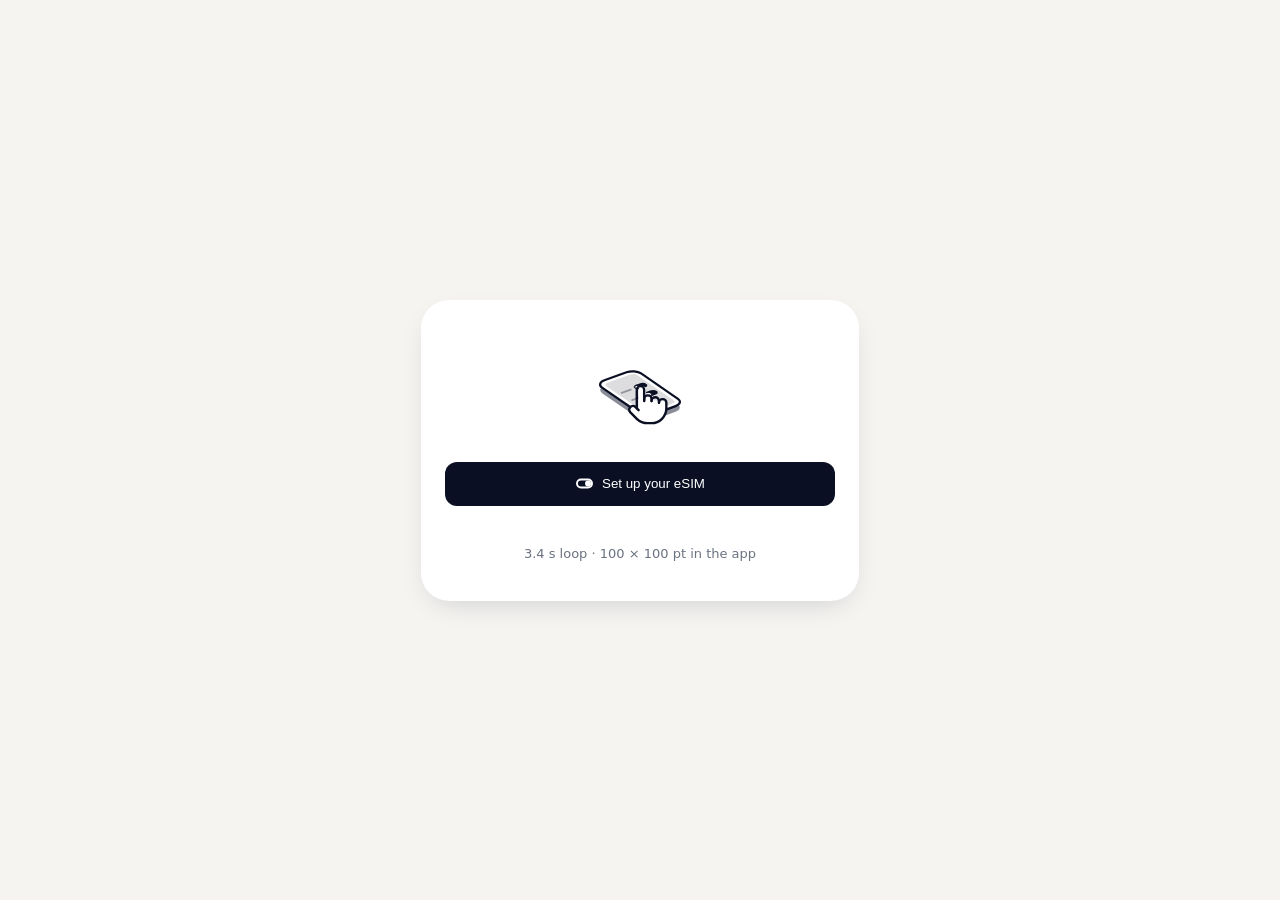
<file: animations/setup-toggles/setup-toggles.html>
<!doctype html>
<html lang="en"><head><meta charset="utf-8"><meta name="viewport" content="width=device-width,initial-scale=1">
<title>Set up · toggles hero</title>
<style>body{margin:0;min-height:100vh;display:flex;align-items:center;justify-content:center;background:#F5F4F1;font-family:-apple-system,system-ui,sans-serif}
.stage{width:390px;padding:40px 24px;background:#fff;border-radius:28px;box-shadow:0 10px 30px -12px rgba(10,15,36,.2);display:flex;flex-direction:column;align-items:center;gap:22px}
.hero svg{width:100px;height:100px;display:block;overflow:visible}
.cta{width:100%;height:44px;border-radius:12px;background:#0A0F24;border:none;color:#fff;font:500 16px/1 inherit;display:flex;align-items:center;justify-content:center;gap:8px}
.note{font-size:13px;color:#6B7280;margin-top:18px;text-align:center}</style></head>
<body><div class="stage"><div class="hero"><svg xmlns="http://www.w3.org/2000/svg" width="112" height="112" viewBox="0 0 112 112" fill="none" overflow="visible">
<style>@keyframes esFinger{0%{transform:translate(12px,14px);opacity:0}6%{opacity:1}16%{transform:translate(0,0) scale(1)}19%{transform:translate(0,.8px) scale(.93)}22%{transform:translate(0,0) scale(1)}30%{transform:translate(6.5px,4.5px) scale(1)}33%{transform:translate(6.5px,5.3px) scale(.93)}36%{transform:translate(6.5px,4.5px) scale(1)}44%{transform:translate(6.5px,4.5px);opacity:1}45%,100%{transform:translate(6.5px,4.5px);opacity:0}}@keyframes esKnob1{0%,19%{transform:translateX(0)}25%,92%{transform:translateX(4px)}97%,100%{transform:translateX(0)}}@keyframes esFill1{0%,19%{opacity:0}25%,92%{opacity:1}97%,100%{opacity:0}}@keyframes esKnob2{0%,33%{transform:translateX(0)}39%,92%{transform:translateX(4px)}97%,100%{transform:translateX(0)}}@keyframes esFill2{0%,33%{opacity:0}39%,92%{opacity:1}97%,100%{opacity:0}}@keyframes esGlow{0%,16%{opacity:0}20%,92%{opacity:1}97%,100%{opacity:0}}.es-finger{transform-box:fill-box;transform-origin:30% 8%;animation:esFinger 3.4s cubic-bezier(.4,0,.2,1) infinite}.es-knob1{animation:esKnob1 3.4s cubic-bezier(.4,0,.2,1) infinite}.es-fill1{animation:esFill1 3.4s cubic-bezier(.4,0,.2,1) infinite}.es-knob2{animation:esKnob2 3.4s cubic-bezier(.4,0,.2,1) infinite}.es-fill2{animation:esFill2 3.4s cubic-bezier(.4,0,.2,1) infinite}.es-glow{animation:esGlow 3.4s cubic-bezier(.4,0,.2,1) infinite}@media (prefers-reduced-motion:reduce){.es-finger,.es-knob1,.es-fill1,.es-knob2,.es-fill2,.es-glow{animation:none}.es-finger{opacity:0}.es-knob1,.es-knob2{transform:translateX(4px)}.es-fill1,.es-fill2,.es-glow{opacity:1}}</style>
<defs><clipPath id="es-scr"><rect x="-12" y="-22.5" width="24" height="45" rx="3.5"/></clipPath></defs>
<g id="hero" transform="translate(56 56) scale(1.8) translate(-56 -62)">
<g id="phone-shadow" transform="translate(0 3.5) translate(56 64) scale(1 0.5) rotate(-36)"><rect x="-15" y="-26" width="30" height="52" rx="6.5" fill="#8A8D98"/></g>
<g id="phone" transform="translate(56 64) scale(1 0.5) rotate(-36)">
<rect x="-15" y="-26" width="30" height="52" rx="6.5" fill="#fff" stroke="#0A0F24" stroke-width="2.2" vector-effect="non-scaling-stroke"/>
<g clip-path="url(#es-scr)">
<rect x="-12" y="-22.5" width="24" height="45" fill="rgba(10,15,36,0.04)"/>
<rect id="screen-glow" class="es-glow" x="-12" y="-22.5" width="24" height="45" fill="rgba(10,15,36,0.10)"/>
<g id="toggle-1">
<path d="M-9 -7h7" stroke="rgba(10,15,36,0.35)" stroke-width="1.8" stroke-linecap="round" vector-effect="non-scaling-stroke"/>
<rect x="1" y="-10" width="9" height="6" rx="3" fill="rgba(10,15,36,0.14)"/>
<rect class="es-fill1" x="1" y="-10" width="9" height="6" rx="3" fill="#0A0F24"/>
<circle class="es-knob1" cx="3.5" cy="-7" r="2.1" fill="#fff" stroke="#0A0F24" stroke-width="1" vector-effect="non-scaling-stroke"/>
</g>
<g id="toggle-2">
<path d="M-9 4h7" stroke="rgba(10,15,36,0.35)" stroke-width="1.8" stroke-linecap="round" vector-effect="non-scaling-stroke"/>
<rect x="1" y="1" width="9" height="6" rx="3" fill="rgba(10,15,36,0.14)"/>
<rect class="es-fill2" x="1" y="1" width="9" height="6" rx="3" fill="#0A0F24"/>
<circle class="es-knob2" cx="3.5" cy="4" r="2.1" fill="#fff" stroke="#0A0F24" stroke-width="1" vector-effect="non-scaling-stroke"/>
</g>
</g></g>
<g class="es-finger"><g transform="translate(47.1 57.3) scale(1.15)">
<path d="M18 11a2 2 0 1 1 4 0v3a8 8 0 0 1-8 8h-2c-2.8 0-4.5-.86-5.99-2.34l-3.6-3.6a2 2 0 0 1 2.83-2.82L7 15V4a2 2 0 0 1 4 0v5.5V9a2 2 0 0 1 4 0v1a2 2 0 0 1 3 1z" fill="#fff"/>
<g stroke="#0A0F24" stroke-width="1.3" stroke-linecap="round" stroke-linejoin="round">
<path d="M18 11v-1a2 2 0 0 0-2-2a2 2 0 0 0-2 2"/><path d="M14 10V9a2 2 0 0 0-2-2a2 2 0 0 0-2 2v1"/><path d="M10 9.5V4a2 2 0 0 0-2-2a2 2 0 0 0-2 2v10"/><path d="M18 11a2 2 0 1 1 4 0v3a8 8 0 0 1-8 8h-2c-2.8 0-4.5-.86-5.99-2.34l-3.6-3.6a2 2 0 0 1 2.83-2.82L7 15"/>
</g></g></g>
</g>
</svg></div>
<button class="cta"><svg width="19" height="19" viewBox="0 0 24 24" fill="none" stroke="#fff" stroke-width="2.4" stroke-linecap="round" stroke-linejoin="round"><rect x="2.5" y="7" width="19" height="10" rx="5"/><circle cx="16.5" cy="12" r="2.6" fill="#fff"/></svg>Set up your eSIM</button>
<div class="note">3.4 s loop · 100 × 100 pt in the app</div></div></body></html>
</file>
<file: tokens.css>
/* ============================================================================
   Hubby eSIM — Design Tokens
   The single source of truth for the Hubby app's visual conventions.
   Token names match the shipping Flutter code verbatim so design, code and
   Figma all use one vocabulary. Reconstructed from the design-system overview
   (Flutter build v2.12.0). One light theme — there is no dark mode.

   THE ONE RULE: the brand colour is a variable, not a value. `--brand` defaults
   to Hubby orange; every partner overrides it at runtime. Bind buttons, pills,
   badges, progress fills and the nav bar to `--brand` — never to a painted hex.
   ============================================================================ */

/* ---- GeneralSans — the shipping typeface --------------------------------
   Three weights, no italic (the scale uses only 400/500/600). WOFF2 lives in
   ./fonts, so paths resolve relative to this file. `swap` avoids invisible
   text while the face loads; the fallback stack in --font matches metrics. */
@font-face {
  font-family:"GeneralSans"; font-style:normal; font-weight:400; font-display:swap;
  src:url("fonts/GeneralSans-Regular.woff2") format("woff2");
}
@font-face {
  font-family:"GeneralSans"; font-style:normal; font-weight:500; font-display:swap;
  src:url("fonts/GeneralSans-Medium.woff2") format("woff2");
}
@font-face {
  font-family:"GeneralSans"; font-style:normal; font-weight:600; font-display:swap;
  src:url("fonts/GeneralSans-Semibold.woff2") format("woff2");
}

:root {

  /* ---- Brand (partner-overridable) ---------------------------------------
     Set `--brand` (+ its companions) on a wrapper to re-skin an entire subtree
     for a partner. See the .partner-* examples at the foot of this file. */
  --brand:          #FF8800;   /* Hubby default — accent */
  --brand-pressed:  #E07800;   /* 12% dark overlay on the fill */
  --brand-soft:     rgba(255,136,0,.12);  /* 12% tint — badges, soft button */
  --brand-selected: rgba(255,136,0,.07);  /* 7% tint — selected bundle row */
  --on-brand:       #FFFFFF;   /* label colour on a brand fill */
  --accent-soft:    #FFF8EA;   /* staticSecondaryColor — warm tint surface */

  /* ---- Surfaces & borders ------------------------------------------------- */
  --background:            #FAF8F4;  /* every page */
  --surface:               #FFFFFF;  /* cards, sheets */
  --border:                #E8E6E0;  /* default outline */
  --borderStrong:          #D4D2CC;  /* emphasis */
  --staticSecondaryColor:  #FFF8EA;  /* warm tint */
  --skeleton:              #EBEBEB;  /* loading fill */

  /* ---- Grayscale — text & neutrals ---------------------------------------- */
  --grayscale100: #F7F7F7;
  --grayscale200: #F0F0F0;
  --grayscale300: #EBEBEB;
  --grayscale400: #D1D1D1;
  --grayscale500: #A3A3A3;
  --grayscale600: #666666;
  --grayscale700: #474747;
  --grayscale800: #292929;
  --grayscale900: #0F0F11;

  /* Text-role aliases (use these in component code) */
  --textPrimary:   var(--grayscale900);  /* primary text */
  --textSecondary: var(--grayscale700);  /* secondary */
  --textHint:      var(--grayscale600);  /* hints, captions */
  --textDisabled:  var(--grayscale500);  /* disabled */
  --hairline:      var(--grayscale300);  /* hairlines on white */

  /* ---- Semantic ----------------------------------------------------------- */
  --success:      #1DB681;
  --lightSuccess: #DDF4EC;
  --danger:       #FA3256;
  --lightDanger:  #FEE0E6;
  --staticGreen:  #03BF62;   /* install flow only */
  /* No standalone warning colour — see statusWarning ramp below. */

  /* ---- Status ramps — three complete sets --------------------------------
     Each set is background + border + dot + text, used together by the eSIM
     status pill. NEVER mix a value across sets. */
  --statusWarningBg:     #FFF3E6;  --statusWarningBorder: #FDBA74;
  --statusWarningDot:    #EA580C;  --statusWarningText:   #C2410C;
  --statusSuccessBg:     #DDF4EC;  --statusSuccessBorder: #16A34A;
  --statusSuccessDot:    #00BC7D;  --statusSuccessText:   #1E8E3E;
  --statusDangerBg:      #FFEDED;  --statusDangerBorder:  #EF4444;
  --statusDangerDot:     #EF4444;  --statusDangerText:    #DC2626;

  /* ---- Region gradients — two-stop linear, 135deg ------------------------- */
  --gradEurope:       linear-gradient(135deg,#ACCBEE,#E7F0FD);
  --gradAsia:         linear-gradient(135deg,#FCB69F,#FFECD2);
  --gradNorthAmerica: linear-gradient(135deg,#D4CDE9,#F3E7E9);
  --gradSouthAmerica: linear-gradient(135deg,#C1DFC4,#DEECDD);
  --gradOceania:      linear-gradient(135deg,#ACE0F9,#FFF1EB);
  --gradCaribbean:    linear-gradient(135deg,#FEADA6,#F5EFEF);
  --gradMEA:          linear-gradient(135deg,#F5F7FA,#C3CFE2);

  /* ---- Typography ---------------------------------------------------------
     One family: GeneralSans (weights 400/500/600, no italic). The fallback
     stack keeps the app legible where the licensed face is absent.
     Leading is a PERCENTAGE TIER chosen by size, not a per-style value. */
  --font: "GeneralSans", ui-sans-serif, system-ui, -apple-system, "Segoe UI", Roboto, sans-serif;
  --mono: ui-monospace, "SF Mono", Menlo, monospace;

  /* line-height tiers */
  --lh-numeral: 1.10;  --lh-display: 1.25;  --lh-heading: 1.30;
  --lh-body:    1.40;  --lh-small:   1.50;

  /* Headings (size / weight / tier) */
  --title1: 600 32px/1.25 var(--font);
  --title2: 600 28px/1.25 var(--font);
  --title3: 600 24px/1.30 var(--font);
  --title4: 600 22px/1.30 var(--font);
  --title5: 600 20px/1.30 var(--font);   /* + letter-spacing: -0.2px (tight) */
  --title6: 600 18px/1.40 var(--font);
  --title7: 600 16px/1.40 var(--font);

  /* Body */
  --bodyXL400: 400 22px/1.40 var(--font);
  --bodyL500:  500 20px/1.40 var(--font);
  --bodyM500:  500 18px/1.40 var(--font);
  --bodyS500:  500 16px/1.40 var(--font);   /* ★ workhorse */
  --bodyS400:  400 16px/1.40 var(--font);
  --bodyXS500: 500 14px/1.50 var(--font);
  --bodyXS400: 400 14px/1.50 var(--font);
  --bodyXXS500:500 12px/1.50 var(--font);
  --bodyXXS400:400 12px/1.50 var(--font);

  /* Labels & numerals */
  --labelM:        600 15px/1.40 var(--font);
  --labelS:        500 13px/1.50 var(--font);   /* + letter-spacing: -0.2px */
  --dataMeterText: 600 42px/1.25 var(--font);
  --usageNumber:   600 28px/1.10 var(--font);

  /* Letter-spacing — five tracking values; everything else is 0 */
  --tracking-tight:   -0.2px;  /* 20px headings, status pill text */
  --tracking-label:    0.6px;  /* instruction section headers */
  --tracking-wide:     1.2px;  /* ICCID / activation codes */
  --tracking-eyebrow:  1.5px;  /* uppercase promo eyebrows */
  --tracking-otp:      4.0px;  /* one-time-password digits */

  /* ---- Spacing — one numeric scale in logical px -------------------------
     Six core steps carry ~85% of layout. */
  --space-2: 2px;  --space-4: 4px;   --space-6: 6px;   --space-8: 8px;
  --space-10:10px; --space-12:12px;  --space-14:14px;  --space-15:15px;
  --space-16:16px; --space-18:18px;  --space-20:20px;  --space-22:22px;
  --space-24:24px; --space-26:26px;  --space-28:28px;  --space-32:32px;
  /* Core (build these first): 4 · 8 · 12 · 16 · 24 · 32 */
  /* Fixed component sizes (outside the scale): 36 40 44 48 52 56 64 68 80 140 */
  --size-button: 52px;

  /* ---- Shape — eight radii, six strokes ----------------------------------- */
  --radius-4:  4px;    /* flags, progress bars, skeleton blocks */
  --radius-8:  8px;    /* small inline placeholders */
  --radius-10: 10px;   /* buttons, icon tiles */
  --radius-12: 12px;   /* bundle rows, note cards, tab indicator */
  --radius-14: 14px;   /* default card, snackbars */
  --radius-16: 16px;   /* emphasised card, inputs, dialogs, FAB */
  --radius-24: 24px;   /* bottom-sheet top corners */
  --radius-pill: 999px;/* status pills, badges, drag handles */

  --stroke-hairline: 0.5px;  --stroke-thin: 1px;    --stroke-regular: 1.2px;
  --stroke-strong:   1.5px;  --stroke-thick: 2px;   --stroke-heavy:   3px;

  /* ---- Elevation — flat by default; only two surfaces lift ----------------
     `ring` is a spread (0 blur), not a drop shadow. */
  --shadow-soft:   0 6px 16px rgba(15,15,17,.08);   /* avatar, raised inline card */
  --shadow-sheet:  0 -4px 24px rgba(15,15,17,.10);  /* bottom sheets — casts upward */
  --shadow-strong: 0 7px 18px rgba(15,15,17,.35);   /* icon tile over a dimmed backdrop */
  --ring:          0 0 0 3px var(--skeleton);       /* input halo — 0 blur, 3 spread */
}

/* ============================================================================
   PARTNER THEMING
   The whole point of `--brand` being a variable: re-skin any subtree by
   overriding the brand tokens on a wrapper element. Nothing else changes.
   Give these a class per partner (fetched at runtime in the app).
   ============================================================================ */
.partner-a {
  --brand:#1F6FEB; --brand-pressed:#1A5FCC;
  --brand-soft:rgba(31,111,235,.12); --brand-selected:rgba(31,111,235,.07); --on-brand:#FFFFFF;
}
.partner-b {
  --brand:#0F9B6C; --brand-pressed:#0C825A;
  --brand-soft:rgba(15,155,108,.12); --brand-selected:rgba(15,155,108,.07); --on-brand:#FFFFFF;
}
</file>
<file: components.css>
/* ============================================================================
   Hubby eSIM — Component Library
   Reusable components built strictly from the design tokens. Import after
   tokens.css. Every value here traces back to the design-system overview;
   change a convention in one place and every future design inherits it.

   Conventions enforced here:
   · Touch only — pressed / focused / disabled states, NO hover.
   · Flat — only sheets and dialogs lift.
   · Brand is bound to var(--brand), never a painted hex.
   ============================================================================ */

/* Base */
.hy { font: var(--bodyS500); font-family: var(--font); color: var(--textPrimary); }
.hy-page { background: var(--background); color: var(--textPrimary); }

/* ---------------------------------------------------------------------------
   BUTTON — one spec, three variants
   52px tall · 10px radius · 16px side padding · 18/500 label · 18px icons ·
   icon→label gap 8. Fills available width unless .hy-btn--wrap.
   --------------------------------------------------------------------------- */
.hy-btn {
  display:flex; align-items:center; justify-content:center; gap:var(--space-8);
  width:100%; height:var(--size-button); padding:0 var(--space-16);
  border-radius:var(--radius-10); border:none; cursor:pointer;
  font:var(--bodyM500); font-family:var(--font); text-align:center;
  transition:background-color .12s ease, opacity .12s ease;
}
.hy-btn--wrap { width:auto; }
.hy-btn svg, .hy-btn .hy-icon { width:18px; height:18px; }

/* filled — partner fill, partner label colour */
.hy-btn--filled   { background:var(--brand); color:var(--on-brand); }
.hy-btn--filled:active,
.hy-btn--filled.is-pressed { background:var(--brand-pressed); }

/* outlined — white fill, border, dark label */
.hy-btn--outlined { background:var(--surface); color:var(--textPrimary);
                    box-shadow:inset 0 0 0 1px var(--border); }
.hy-btn--outlined:active { background:var(--grayscale100); }

/* soft — 12% partner tint, partner border + label */
.hy-btn--soft { background:var(--brand-soft); color:var(--brand);
                box-shadow:inset 0 0 0 1px var(--brand); }
.hy-btn--soft:active { filter:brightness(.97); }

/* destructive = filled with danger as the fill (no separate variant) */
.hy-btn--danger { background:var(--danger); color:#fff; }

/* States. Focused reuses the pressed overlay at 8% (no hover exists). */
.hy-btn:focus-visible { outline:none; box-shadow:inset 0 0 0 99px rgba(15,15,17,.08); }
.hy-btn--outlined:focus-visible { box-shadow:inset 0 0 0 1px var(--border), inset 0 0 0 99px rgba(15,15,17,.08); }
.hy-btn:disabled, .hy-btn.is-disabled { opacity:.5; cursor:not-allowed; }
.hy-btn__spinner {
  width:20px; height:20px; border-radius:50%;
  border:2px solid rgba(255,255,255,.35); border-top-color:#fff;
  animation:hy-spin .7s linear infinite;
}
@keyframes hy-spin { to { transform:rotate(360deg); } }

/* ---------------------------------------------------------------------------
   INPUT — 16px radius · 16px padding · full outline in every state
   --------------------------------------------------------------------------- */
.hy-input {
  width:100%; height:56px; padding:0 var(--space-16);
  background:var(--surface); color:var(--textPrimary);
  border:1px solid var(--skeleton); border-radius:var(--radius-16);
  font:var(--bodyS500); font-family:var(--font);
}
.hy-input::placeholder { color:var(--textDisabled); }
.hy-input:focus { outline:none; border-color:var(--grayscale700); }
.hy-input.is-error { border-color:var(--danger); }
.hy-input:read-only { color:var(--textDisabled); }   /* keeps the full outline */

/* Search bar — deliberately different: 14px radius, 2px borderStrong, leading
   icon + a vertical divider before the text. */
.hy-search {
  display:flex; align-items:center; gap:var(--space-12);
  height:52px; padding:0 var(--space-16);
  background:var(--surface); border:2px solid var(--borderStrong);
  border-radius:var(--radius-14);
}
.hy-search__divider { width:1px; align-self:stretch; margin:14px 0; background:var(--border); }
.hy-search input { flex:1; border:none; outline:none; background:none;
                   font:var(--bodyS500); font-family:var(--font); color:var(--textPrimary); }

/* ---------------------------------------------------------------------------
   CARD — flat, no shadow
   --------------------------------------------------------------------------- */
.hy-card {                                   /* default — dominant pattern */
  background:var(--surface); border:1.2px solid var(--border);
  border-radius:var(--radius-14); padding:var(--space-16);
}
.hy-card--emphasised {                       /* eSIM frame, action cards */
  border-width:1.5px; border-color:var(--borderStrong);
  border-radius:var(--radius-16);
}
.hy-card.is-selected {                        /* selected bundle row */
  background:var(--brand-selected); border-color:var(--brand);
}

/* ---------------------------------------------------------------------------
   BADGE & STATUS PILL
   --------------------------------------------------------------------------- */
.hy-badge {                                  /* 12% partner tint, no border */
  display:inline-flex; align-items:center; gap:var(--space-4);
  padding:4px var(--space-10); border-radius:var(--radius-pill);
  background:var(--brand-soft); color:var(--brand); font:var(--bodyXXS500);
}
.hy-status {                                 /* 12×4 padding · 6px dot + 6px gap */
  display:inline-flex; align-items:center; gap:var(--space-6);
  padding:4px var(--space-12); border-radius:var(--radius-pill);
  font:var(--labelS); letter-spacing:var(--tracking-tight); border:1px solid;
}
.hy-status__dot { width:6px; height:6px; border-radius:50%; }
.hy-status--warning { background:var(--statusWarningBg); border-color:var(--statusWarningBorder); color:var(--statusWarningText); }
.hy-status--warning .hy-status__dot { background:var(--statusWarningDot); }
.hy-status--success { background:var(--statusSuccessBg); border-color:var(--statusSuccessBorder); color:var(--statusSuccessText); }
.hy-status--success .hy-status__dot { background:var(--statusSuccessDot); }
.hy-status--danger  { background:var(--statusDangerBg);  border-color:var(--statusDangerBorder);  color:var(--statusDangerText); }
.hy-status--danger .hy-status__dot { background:var(--statusDangerDot); }

/* ---------------------------------------------------------------------------
   BOTTOM SHEET — 24px top corners, upward shadow, full-bleed
   --------------------------------------------------------------------------- */
.hy-sheet {
  background:var(--background); border-radius:var(--radius-24) var(--radius-24) 0 0;
  box-shadow:var(--shadow-sheet); padding:var(--space-24);
}
.hy-sheet--card { background:var(--surface); }
.hy-sheet__handle {                          /* 40×4 pill, 12px from top */
  width:40px; height:4px; border-radius:var(--radius-pill);
  background:var(--skeleton); margin:0 auto var(--space-16);
}

/* ---------------------------------------------------------------------------
   DIALOG — 32 inset · 16 radius · background fill · actions stacked
   --------------------------------------------------------------------------- */
.hy-dialog {
  background:var(--background); border-radius:var(--radius-16);
  padding:var(--space-16); box-shadow:0 8px 28px rgba(15,15,17,.18);
  text-align:center; max-width:340px;
}
.hy-dialog__title { font:var(--title2); }
.hy-dialog__body  { font:var(--bodyS500); color:var(--grayscale800); margin-top:var(--space-16); }
.hy-dialog__actions { display:grid; gap:var(--space-8); margin-top:var(--space-24); } /* confirm above cancel */

/* ---------------------------------------------------------------------------
   BOTTOM NAVIGATION — four items on the partner fill
   --------------------------------------------------------------------------- */
.hy-nav {
  display:flex; background:var(--brand); padding:16px 16px 8px;
}
.hy-nav__item {
  flex:1; display:flex; flex-direction:column; align-items:center; gap:var(--space-4);
  color:var(--grayscale300); font:var(--bodyS500); background:none; border:none; cursor:pointer;
}
.hy-nav__item.is-active { color:var(--on-brand); }         /* white icon + label, filled icon variant */

/* ---------------------------------------------------------------------------
   SNACKBAR — floating, no shadow, 14 radius, 32×16 padding
   --------------------------------------------------------------------------- */
.hy-snackbar {
  display:flex; align-items:center; gap:var(--space-8);
  padding:var(--space-16) var(--space-32); border-radius:var(--radius-14);
  font:var(--bodyS500); color:var(--textPrimary); background:var(--surface);
}
.hy-snackbar--error   { background:var(--lightDanger);  border-left:2px solid var(--danger);  border-right:2px solid var(--danger); }
.hy-snackbar--success { background:var(--lightSuccess); border-left:2px solid var(--success); border-right:2px solid var(--success); }
.hy-snackbar--neutral { background:var(--surface); border:2px solid var(--border); }

/* ---------------------------------------------------------------------------
   LOADING — skeleton shimmer + progress bar
   --------------------------------------------------------------------------- */
.hy-skeleton {
  background:var(--skeleton); border-radius:var(--radius-4);
  position:relative; overflow:hidden;
}
.hy-skeleton::after {
  content:""; position:absolute; inset:0;
  background:linear-gradient(90deg,transparent,rgba(255,255,255,.55),transparent);
  animation:hy-shimmer 1.4s infinite;
}
@keyframes hy-shimmer { 100% { transform:translateX(100%); } }

.hy-progress {                               /* 4px tall track */
  height:4px; border-radius:var(--radius-4); background:var(--grayscale200); overflow:hidden;
}
.hy-progress__fill { height:100%; border-radius:var(--radius-4); background:var(--brand); } /* partner fill */

@media (prefers-reduced-motion: reduce) {
  .hy-btn__spinner, .hy-skeleton::after { animation:none; }
}
</file>
